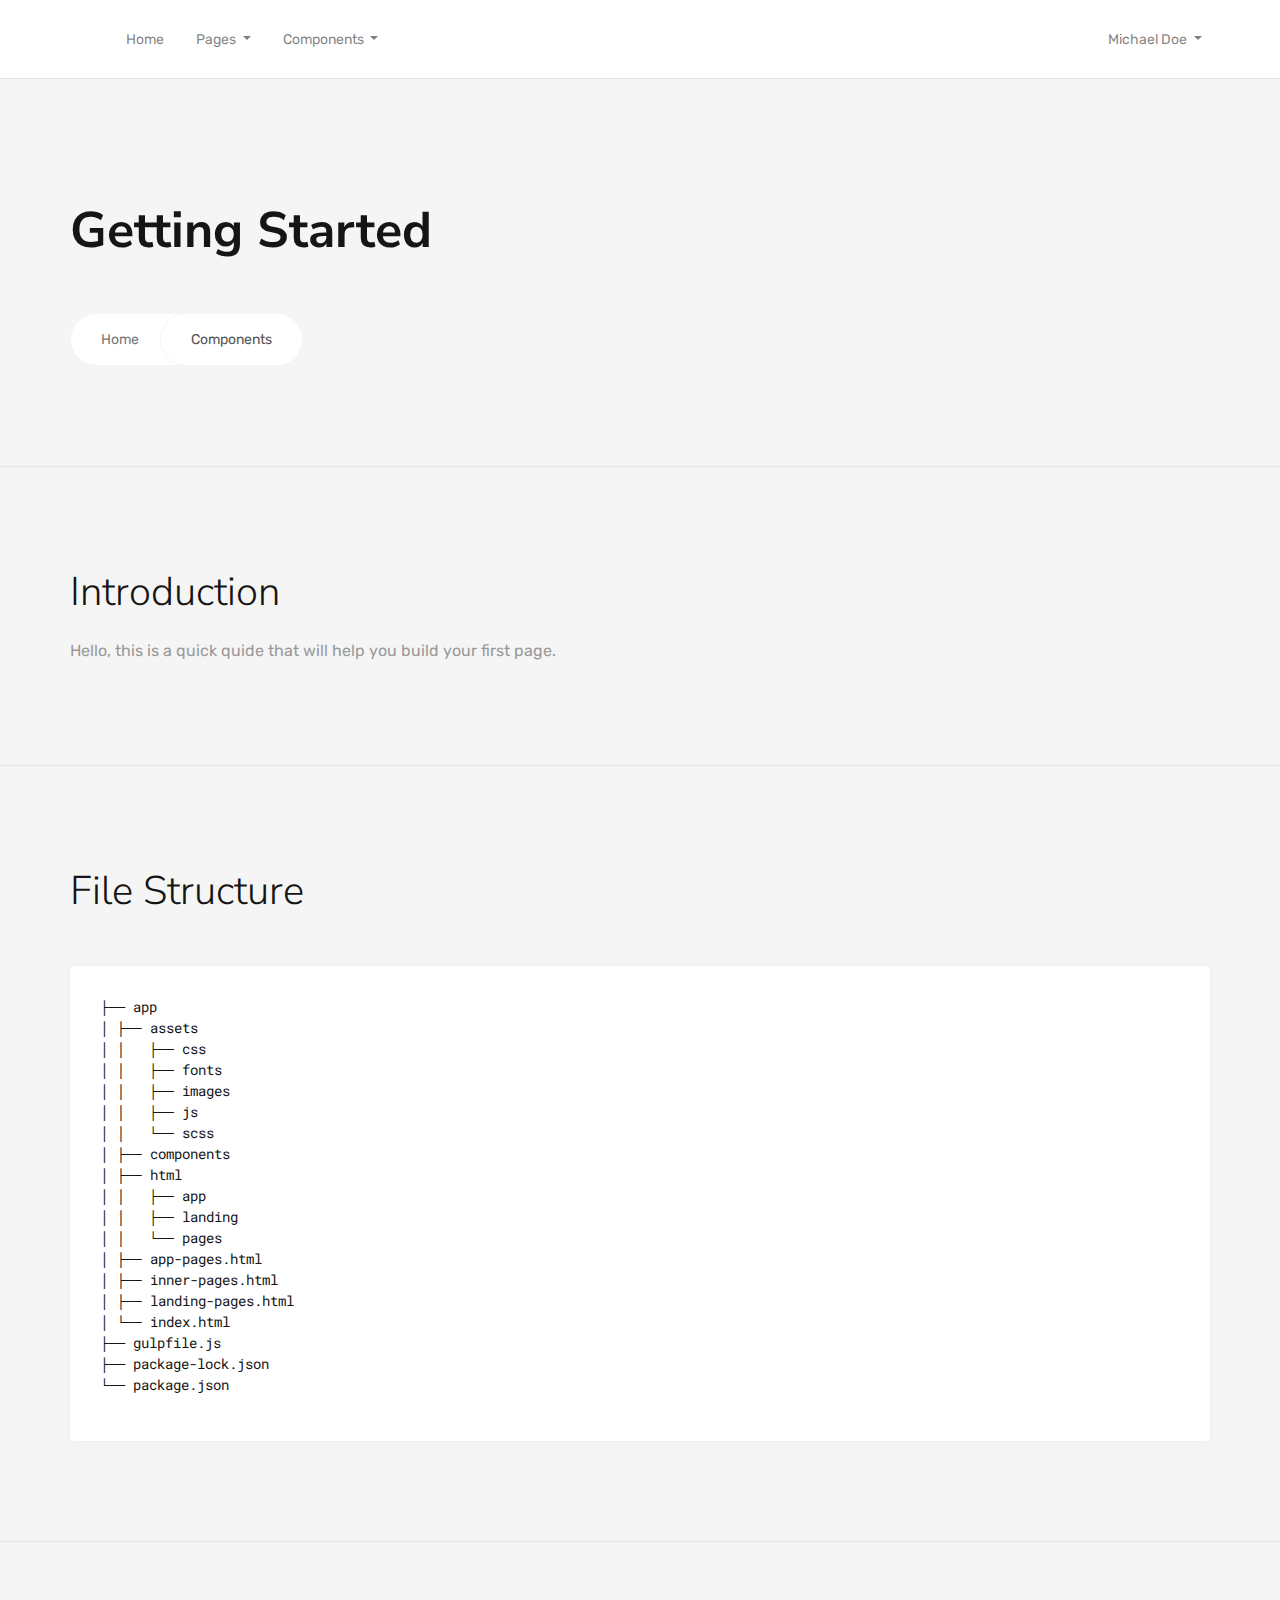
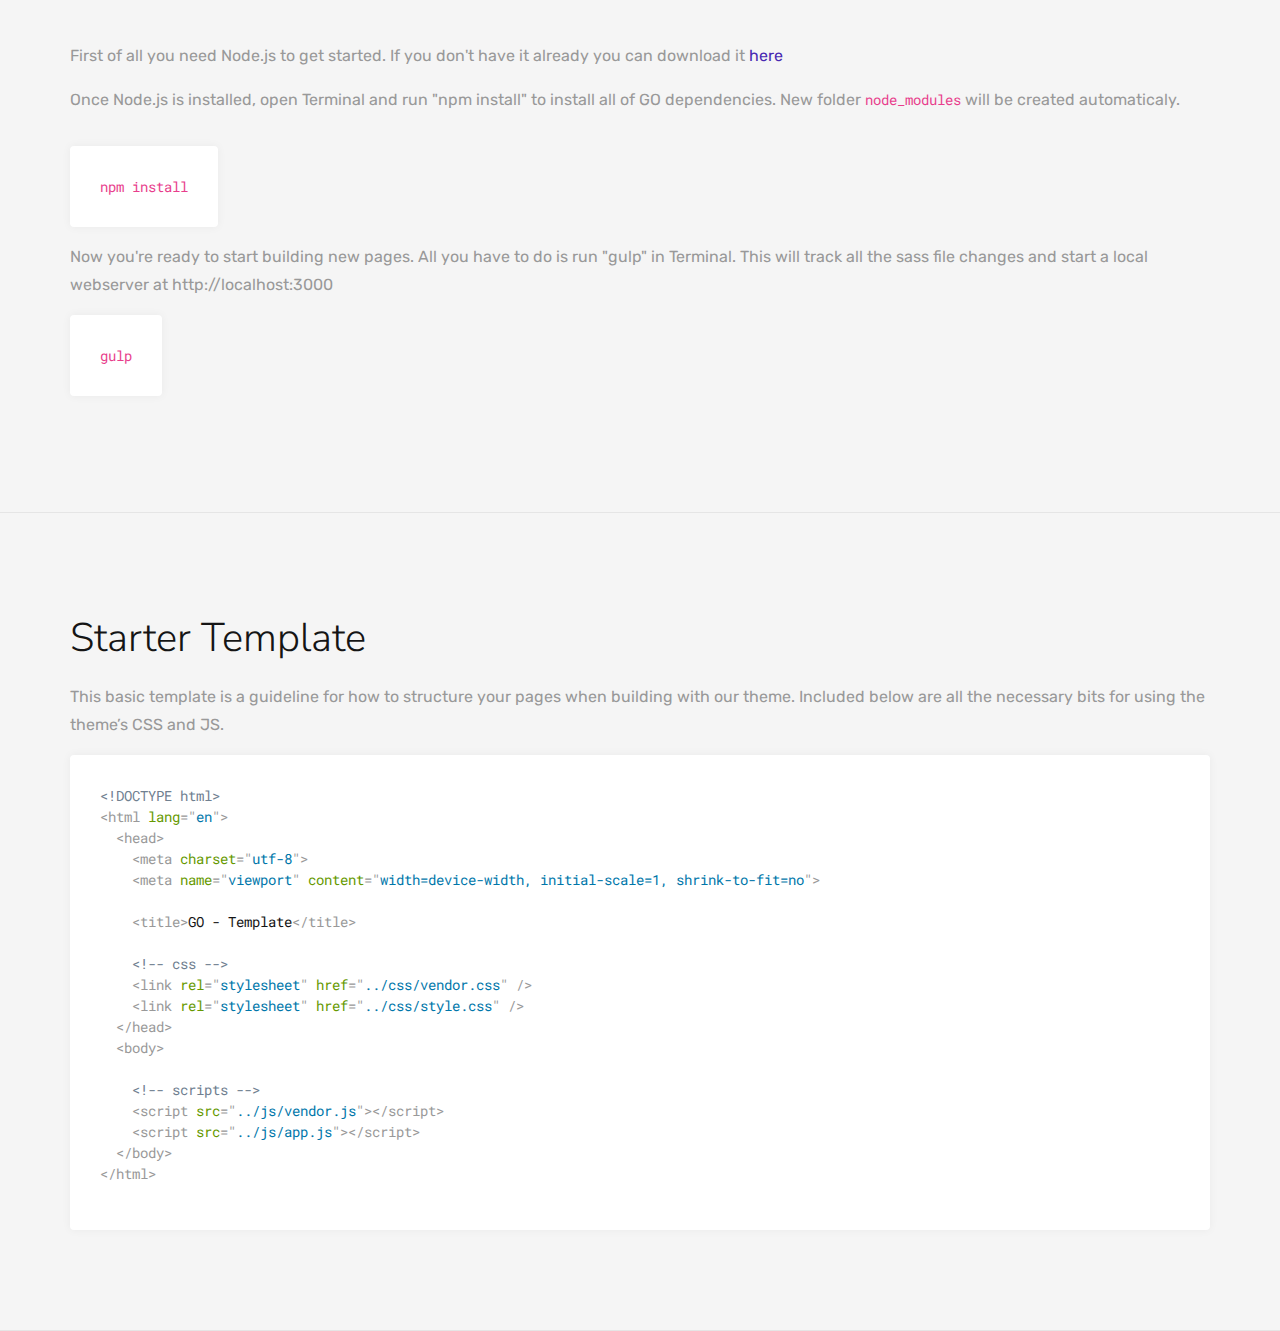
<file: components/index.html>
<!DOCTYPE html>
<html lang="en">
  <head>
    <meta charset="utf-8">
    <meta name="viewport" content="width=device-width, initial-scale=1, shrink-to-fit=no">
    <title>Documentation</title>
    <link rel="stylesheet" href="../assets/css/vendor.css" />
    <link rel="stylesheet" href="../assets/css/style.css" />
  </head>
  <body class="bg-light">


    <!-- header -->
    <header class="header-sticky header-light bg-white">
      <div class="container">
        <nav class="navbar navbar-expand-lg navbar-light">
          <a class="navbar-brand" href="../index.html">
            <img class="navbar-logo navbar-logo-light" src="../assets/images/demo/logo/logo-light.svg" alt="Logo">
            <img class="navbar-logo navbar-logo-dark" src="../assets/images/demo/logo/logo-dark.svg" alt="Logo">
          </a>
          <button class="navbar-toggler" type="button" data-toggle="collapse" data-target="#navbarSupportedContent" aria-controls="navbarSupportedContent" aria-expanded="false" aria-label="Toggle navigation"><span class="burger"><span></span></span></button>

          <div class="collapse navbar-collapse" id="navbarSupportedContent">
            <ul class="navbar-nav align-items-center mr-auto">
              <li class="nav-item">
                <a class="nav-link" href="../index.html" role="button">
                  Home
                </a>
              </li>
              <li class="nav-item dropdown">
                <a class="nav-link dropdown-toggle" href="#" id="navbarDropdown" role="button" data-toggle="dropdown" aria-haspopup="true" aria-expanded="false">
                  Pages
                </a>
                <div class="dropdown-menu" aria-labelledby="navbarDropdown">
                  <a class="dropdown-item" href="../landing-pages.html">
                    <span>Landing Pages</span>
                    <p>Start with one of pre-made templates.</p>
                  </a>
                  <div class="dropdown-divider"></div>
                  <a class="dropdown-item" href="../inner-pages.html">
                    <span>Inner Pages</span>
                    <p>Extend your website with these pages.</p>
                  </a>
                  <div class="dropdown-divider"></div>
                  <a class="dropdown-item" href="../app-pages.html">
                    <span>App Pages</span>
                    <p>Add functionality to your website.</p>
                  </a>
                </div>
              </li>
              <li class="nav-item dropdown dropdown-mega">
                <a class="nav-link dropdown-toggle" href="#" id="navbarDropdown-1" role="button" data-toggle="dropdown" aria-haspopup="true" aria-expanded="false">
                  Components
                </a>
                <div class="dropdown-menu" aria-labelledby="navbarDropdown-1">
                  <div class="row">
                    <div class="col">
                      <ul class="mega-list">
                        <li><a href="index.html" class="highlight">Getting Started</a></li>
                        <li><a href="accordions.html">Accordions</a></li>
                        <li><a href="backgrounds.html">Backgrounds</a></li>
                        <li><a href="blog.html">Blog</a></li>
                        <li><a href="boxes.html">Boxes</a></li>
                        <li><a href="buttons.html">Buttons</a></li>
                        <li><a href="cards.html">Cards</a></li>
                        <li><a href="carousels.html">Carousels</a></li>
                        <li><a href="cta.html">CTA</a></li>
                        <li><a href="features.html">Features</a></li>
                      </ul>
                    </div>
                    <div class="col">
                      <ul class="mega-list">
                        <li><a href="footers.html">Footers</a></li>
                        <li><a href="forms.html">Forms</a></li>
                        <li><a href="gallery.html">Gallery</a></li>
                        <li><a href="lightbox.html">Lightbox</a></li>
                        <li><a href="maps.html">Maps</a></li>
                        <li><a href="masonry.html">Masonry</a></li>
                        <li><a href="modals.html">Modals</a></li>
                        <li><a href="partners.html">Partners</a></li>
                        <li><a href="presentation.html">Presentations</a></li>
                        <li><a href="pricing.html">Pricing</a></li>
                      </ul>
                    </div>
                    <div class="col">
                      <ul class="mega-list">
                        <li><a href="progress.html">Progress</a></li>
                        <li><a href="sliders.html">Sliders</a></li>
                        <li><a href="steps.html">Steps</a></li>
                        <li><a href="tables.html">Tables</a></li>
                        <li><a href="tabs.html">Tabs</a></li>
                        <li><a href="testimonials.html">Testimonials</a></li>
                        <li><a href="typed.html">Typed</a></li>
                        <li><a href="typography.html">Typography</a></li>
                        <li><a href="users.html">Users</a></li>
                        <li><a href="utility.html">Utility</a></li>
                      </ul>
                    </div>
                  </div>
                </div>
              </li>
            </ul>

            <ul class="navbar-nav align-items-center mr-0">
              <li class="nav-item dropdown">
                <a class="nav-link dropdown-toggle" href="#" id="navbarDropdown-2" role="button" data-toggle="dropdown" aria-haspopup="true" aria-expanded="false">
                  Michael Doe
                </a>
                <div class="dropdown-menu" aria-labelledby="navbarDropdown">
                  <a class="dropdown-item" href="../html/app/profile.html">Public Profile</a>
                  <a class="dropdown-item" href="../html/app/connections.html">Connections</a>
                  <a class="dropdown-item" href="../html/app/groups.html">Groups</a>
                  <div class="dropdown-divider"></div>
                  <a class="dropdown-item" href="../html/app/settings.html">Settings</a>
                  <a class="dropdown-item" href="../html/app/payments.html">Payments</a>
                </div>
              </li>
            </ul>
          </div>
        </nav>
      </div>
    </header>
    <!-- header -->


    <section class="hero hero-with-header separator-bottom">
      <div class="container">
        <div class="row">
          <div class="col">
            <h1 class="font-weight-bold">Getting Started</h1>
          </div>
        </div>
        <div class="row">
          <div class="col">
            <nav aria-label="breadcrumb">
              <ol class="breadcrumb breadcrumb-custom">
                <li class="breadcrumb-item"><a href="/">Home</a></li>
                <li class="breadcrumb-item active" aria-current="page">Components</li>
              </ol>
            </nav>
          </div>
        </div>
      </div>    
    </section>


    <!-- introduction -->
    <section class="separator-bottom">
      <div class="container">
        <div class="row">
          <div class="col">
            <h2>Introduction</h2>
            <p>Hello, this is a quick quide that will help you build your first page.</p>
          </div>
        </div>
      </div>
    </section>
    <!-- / introduction -->

    <!-- file structure -->
    <section class="separator-bottom">
      <div class="container">
        <div class="row">
          <div class="col">
            <h2>File Structure</h2>
          </div>
        </div>
        <div class="row">
          <div class="col">
            <div class="boxed p-3">
              <pre><code class="language-plaintext">├── app
│ ├── assets
│ │   ├── css
│ │   ├── fonts
│ │   ├── images
│ │   ├── js
│ │   └── scss
│ ├── components
│ ├── html
│ │   ├── app
│ │   ├── landing
│ │   └── pages
│ ├── app-pages.html
│ ├── inner-pages.html
│ ├── landing-pages.html
│ └── index.html
├── gulpfile.js
├── package-lock.json
└── package.json</code></pre>
            </div>
          </div>
        </div>
      </div>
    </section>
    <!-- / file structure -->





    <!-- quick start -->
    <section class="separator-bottom">
      <div class="container">
        <div class="row">
          <div class="col">
            <p>First of all you need Node.js to get started. If you don't have it already you can download it <a href="https://nodejs.org/en/">here</a></p>
            <p>Once Node.js is installed, open Terminal and run "npm install" to install all of GO dependencies. New folder <code>node_modules</code> will be created automaticaly.</p>
            <code class="boxed p-3">npm install</code>
            <p>Now you're ready to start building new pages. All you have to do is run "gulp" in Terminal. This will track all the sass file changes and start a local webserver at http://localhost:3000</p>
            <code class="boxed p-3">gulp</code>
          </div>
        </div>
        </div>
      </div>
    </section>
    <!-- / quick start -->


    <!-- started template -->
    <section class="separator-bottom">
      <div class="container">
        <div class="row">
          <div class="col">
            <h2>Starter Template</h2>
            <p>This basic template is a guideline for how to structure your pages when building with our theme. Included below are all the necessary bits for using the theme’s CSS and JS.</p>
            <div class="boxed p-3">
              <pre><code class="language-markup">&lt;!DOCTYPE html>
&lt;html lang="en">
  &lt;head>
    &lt;meta charset="utf-8">
    &lt;meta name="viewport" content="width=device-width, initial-scale=1, shrink-to-fit=no">

    &lt;title>GO - Template&lt;/title>

    &lt;!-- css -->
    &lt;link rel="stylesheet" href="../css/vendor.css" />
    &lt;link rel="stylesheet" href="../css/style.css" />
  &lt;/head>
  &lt;body>
    
    &lt;!-- scripts -->
    &lt;script src="../js/vendor.js">&lt;/script>
    &lt;script src="../js/app.js">&lt;/script>
  &lt;/body>
&lt;/html></code></pre>   
            </div>
          </div>
        </div>
      </div>
    </section>
    <!-- / started template -->


    <script src="../assets/js/vendor.js"></script>
    <script src="../assets/js/app.js"></script>
  </body>
</html>
</file>
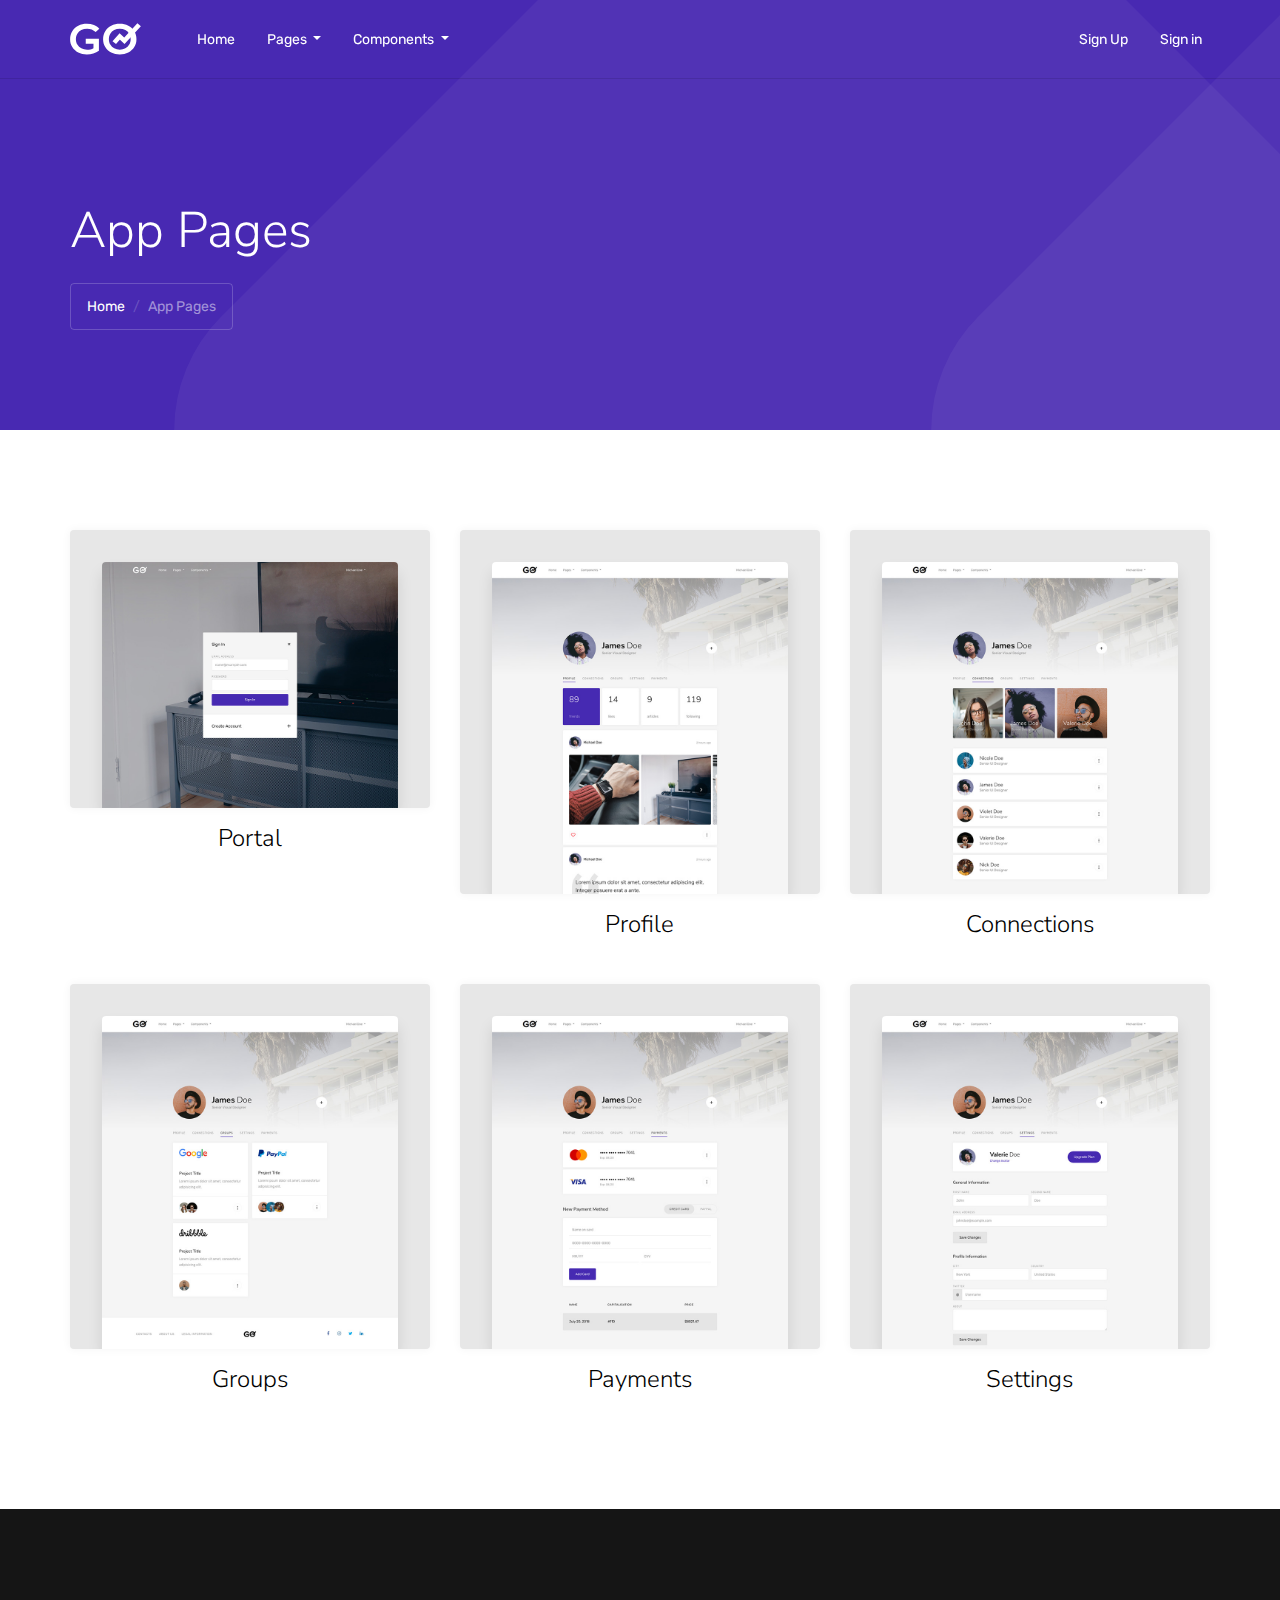
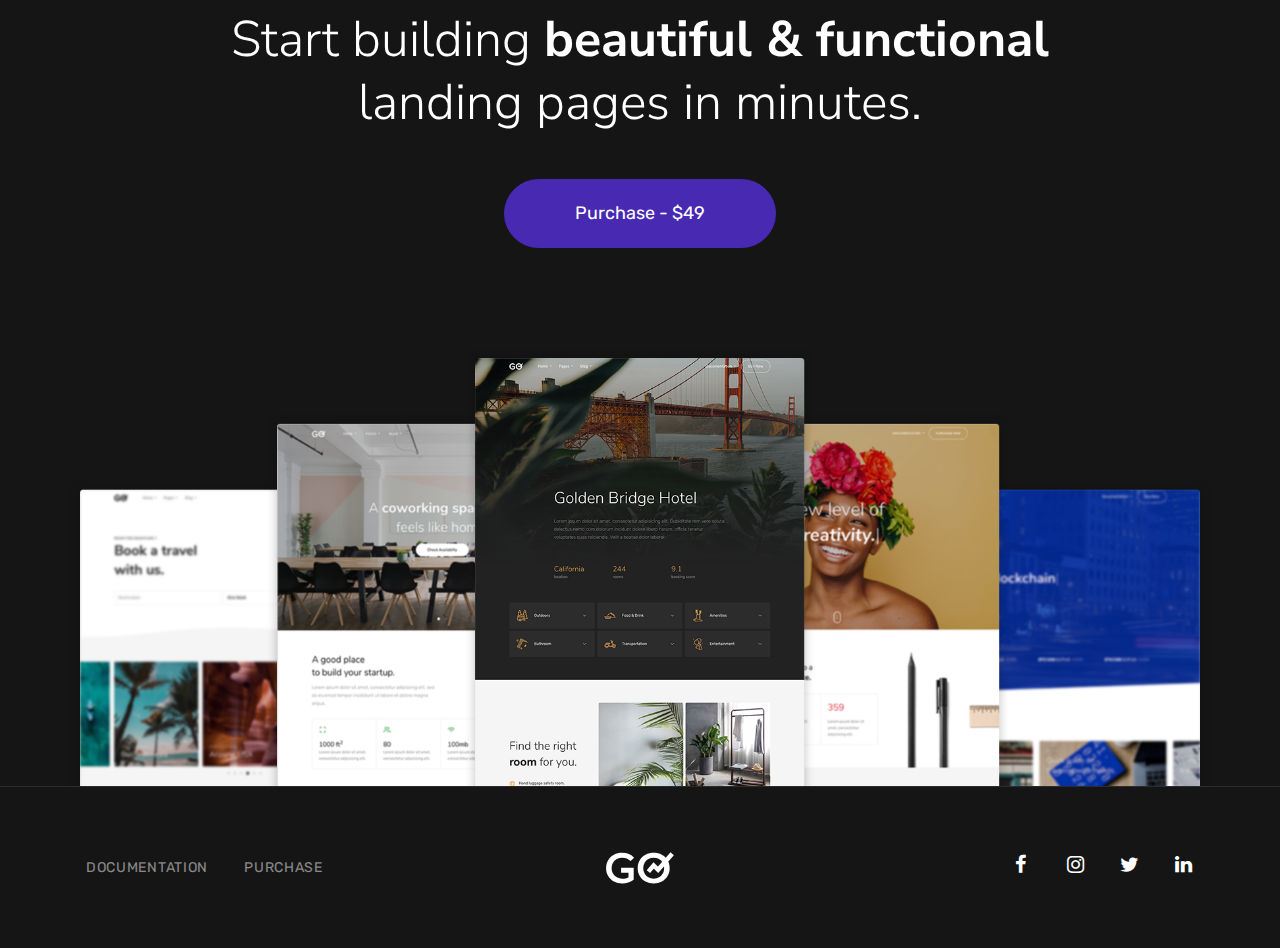
<file: app-pages.html>
<!DOCTYPE html>
<html lang="en">
  <head>
    <meta charset="utf-8">
    <meta name="viewport" content="width=device-width, initial-scale=1, shrink-to-fit=no">
    <title>GO - App Pages</title>
    <link rel="stylesheet" href="assets/css/vendor.css" />
    <link rel="stylesheet" href="assets/css/style.css" />

  </head>
  <body>

    <!-- header -->
    <header class="header-sticky header-dark">
      <div class="container">
        <nav class="navbar navbar-expand-lg navbar-dark">
          <a class="navbar-brand" href="index.html">
            <img class="navbar-logo navbar-logo-light" src="assets/images/demo/logo/logo-light.svg" alt="Logo">
            <img class="navbar-logo navbar-logo-dark" src="assets/images/demo/logo/logo-dark.svg" alt="Logo">
          </a>
          <button class="navbar-toggler" type="button" data-toggle="collapse" data-target="#navbarSupportedContent" aria-controls="navbarSupportedContent" aria-expanded="false" aria-label="Toggle navigation"><span class="burger"><span></span></span></button>

          <div class="collapse navbar-collapse" id="navbarSupportedContent">
            <ul class="navbar-nav align-items-center mr-auto">
              <li class="nav-item">
                <a class="nav-link" href="index.html" role="button">
                  Home
                </a>
              </li>
              <li class="nav-item dropdown">
                <a class="nav-link dropdown-toggle" href="#" id="navbarDropdown" role="button" data-toggle="dropdown" aria-haspopup="true" aria-expanded="false">
                  Pages
                </a>
                <div class="dropdown-menu" aria-labelledby="navbarDropdown">
                  <a class="dropdown-item" href="landing-pages.html">
                    <span>Landing Pages</span>
                    <p>Start with one of pre-made templates.</p>
                  </a>
                  <div class="dropdown-divider"></div>
                  <a class="dropdown-item" href="inner-pages.html">
                    <span>Inner Pages</span>
                    <p>Extend your website with these pages.</p>
                  </a>
                  <div class="dropdown-divider"></div>
                  <a class="dropdown-item" href="app-pages.html">
                    <span>App Pages</span>
                    <p>Add functionality to your website.</p>
                  </a>
                </div>
              </li>
              <li class="nav-item dropdown dropdown-mega">
                <a class="nav-link dropdown-toggle" href="#" id="navbarDropdown-1" role="button" data-toggle="dropdown" aria-haspopup="true" aria-expanded="false">
                  Components
                </a>
                <div class="dropdown-menu" aria-labelledby="navbarDropdown-1">
                  <div class="row">
                    <div class="col">
                      <ul class="mega-list">
                        <li><a href="components/index.html" class="highlight">Getting Started</a></li>
                        <li><a href="components/accordions.html">Accordions</a></li>
                        <li><a href="components/backgrounds.html">Backgrounds</a></li>
                        <li><a href="components/blog.html">Blog</a></li>
                        <li><a href="components/boxes.html">Boxes</a></li>
                        <li><a href="components/buttons.html">Buttons</a></li>
                        <li><a href="components/cards.html">Cards</a></li>
                        <li><a href="components/carousels.html">Carousels</a></li>
                        <li><a href="components/cta.html">CTA</a></li>
                        <li><a href="components/features.html">Features</a></li>
                      </ul>
                    </div>
                    <div class="col">
                      <ul class="mega-list">
                        <li><a href="components/footers.html">Footers</a></li>
                        <li><a href="components/forms.html">Forms</a></li>
                        <li><a href="components/gallery.html">Gallery</a></li>
                        <li><a href="components/lightbox.html">Lightbox</a></li>
                        <li><a href="components/maps.html">Maps</a></li>
                        <li><a href="components/masonry.html">Masonry</a></li>
                        <li><a href="components/modals.html">Modals</a></li>
                        <li><a href="components/partners.html">Partners</a></li>
                        <li><a href="components/presentation.html">Presentations</a></li>
                        <li><a href="components/pricing.html">Pricing</a></li>
                      </ul>
                    </div>
                    <div class="col">
                      <ul class="mega-list">
                        <li><a href="components/progress.html">Progress</a></li>
                        <li><a href="components/sliders.html">Sliders</a></li>
                        <li><a href="components/steps.html">Steps</a></li>
                        <li><a href="components/tables.html">Tables</a></li>
                        <li><a href="components/tabs.html">Tabs</a></li>
                        <li><a href="components/testimonials.html">Testimonials</a></li>
                        <li><a href="components/typed.html">Typed</a></li>
                        <li><a href="components/typography.html">Typography</a></li>
                        <li><a href="components/users.html">Users</a></li>
                        <li><a href="components/utility.html">Utility</a></li>
                      </ul>
                    </div>
                  </div>
                </div>
              </li>
            </ul>

            <ul class="navbar-nav align-items-center mr-0">
              <li class="nav-item dropdown">
                <a class="nav-link" href="#">Sign Up</a>
              </li>
              <li class="nav-item dropdown">
                <a class="nav-link" href="#">Sign in</a>
              </li>
            </ul>
          </div>
        </nav>
      </div>
    </header>
    <!-- header -->



    <!-- cover -->
    <section class="bg-primary text-white pattern"
        data-top-top="transform: translateY(0px);" 
        data-top-bottom="transform: translateY(250px);">
      <div class="container pt-10">
        <div class="row mb-2">
          <div class="col-md-8 col-lg-6">
            <h1>App Pages</h1>
          </div>
        </div>
        <div class="row">
          <div class="col">
            <nav aria-label="breadcrumb">
              <ol class="breadcrumb">
                <li class="breadcrumb-item"><a href="/">Home</a></li>
                <li class="breadcrumb-item active" aria-current="page">App Pages</li>
              </ol>
            </nav>
          </div>
        </div>
      </div>
    </section>
    <!-- / cover -->

    
    <section class="bg-white">
      <div class="container">
        <div class="row gutter-1 gutter-md-3 demo-preview">
          <div class="col-6 col-lg-4">
            <article class="card card-minimal">
              <a href="html/app/portal.html"  class="card-img-container">
                <img class="card-img" src="assets/images/demo/demos/portal.jpg" alt="Portal">
              </a>
              <div class="card-body">
                <h5 class="card-title text-center"><a href="html/app/portal.html">Portal</a></h5>
              </div>
            </article>
          </div>
          <div class="col-6 col-lg-4">
            <article class="card card-minimal">
              <a href="html/app/profile.html"  class="card-img-container">
                <img class="card-img" src="assets/images/demo/demos/profile.jpg" alt="Profile">
              </a>
              <div class="card-body">
                <h5 class="card-title text-center"><a href="html/app/profile.html">Profile</a></h5>
              </div>
            </article>
          </div>
          <div class="col-6 col-lg-4">
            <article class="card card-minimal">
              <a href="html/app/connections.html"  class="card-img-container">
                <img class="card-img" src="assets/images/demo/demos/connections.jpg" alt="Connections">
              </a>
              <div class="card-body">
                <h5 class="card-title text-center"><a href="html/app/connections.html" >Connections</a></h5>
              </div>
            </article>
          </div>
          <div class="col-6 col-lg-4">
            <article class="card card-minimal">
              <a href="html/app/groups.html"  class="card-img-container">
                <img class="card-img" src="assets/images/demo/demos/groups.jpg" alt="Groups">
              </a>
              <div class="card-body">
                <h5 class="card-title text-center"><a href="html/app/groups.html">Groups</a></h5>
              </div>
            </article>
          </div>
          <div class="col-6 col-lg-4">
            <article class="card card-minimal">
              <a href="html/app/payments.html"  class="card-img-container">
                <img class="card-img" src="assets/images/demo/demos/payments.jpg" alt="Payments">
              </a>
              <div class="card-body">
                <h5 class="card-title text-center"><a href="html/app/payments.html">Payments</a></h5>
              </div>
            </article>
          </div>
          <div class="col-6 col-lg-4">
            <article class="card card-minimal">
              <a href="html/app/settings.html"  class="card-img-container">
                <img class="card-img" src="assets/images/demo/demos/settings.jpg" alt="Settings">
              </a>
              <div class="card-body">
                <h5 class="card-title text-center"><a href="html/app/settings.html">Settings</a></h5>
              </div>
            </article>
          </div>
        </div>
      </div>
    </section>



    <!-- cta -->
    <section class="pb-0 separator-bottom bg-dark text-white">
      <div class="container">
        <div class="row justify-content-center">
          <div class="col-md-10 text-center">
            <h1>Start building <b>beautiful & functional</b> landing pages in minutes.</h1>
            <a href="https://themes.getbootstrap.com/product/go-multipurpose-landing-page-template/" class="btn btn-lg btn-purple btn-rounded mt-2 py-2 px-7">Purchase - $49</a>
          </div>
          <div class="col-12 mt-10">
            <img src="assets/images/demo/demos/demo-pages.png" alt="Demo Pages Preview">
          </div>
        </div>
      </div>
    </section>
    <!-- / cta -->


    <!-- footer -->
    <footer class="bg-dark text-white">
      <div class="container py-5">
        <div class="row justify-content-between align-items-center">
          <div class="col-md-5 text-center text-md-left">
            <ul class="nav">
              <li class="nav-item">
                <a class="nav-link" href="components/index.html">Documentation</a>
              </li>
              <li class="nav-item">
                <a class="nav-link" href="https://themes.getbootstrap.com/product/go-multipurpose-landing-page-template/">Purchase</a>
              </li>
            </ul>
          </div>
          <div class="col-md-2 text-center">
            <img class="logo-sm" src="assets/images/demo/logo/logo-light.svg" alt="Logo">
          </div>
          <div class="col-md-5 text-center text-md-right">
            <ul class="socials">
              <li><a href="" class="icon-facebook fs-20"></a></li>
              <li><a href="" class="icon-instagram fs-20"></a></li>
              <li><a href="" class="icon-twitter fs-20"></a></li>
              <li><a href="" class="icon-linkedin fs-20"></a></li>
            </ul>
          </div>
        </div>
      </div>
    </footer>
    <!-- / footer -->


    <script src="assets/js/vendor.js"></script>
    <script src="assets/js/app.js"></script>
  </body>
</html>
</file>
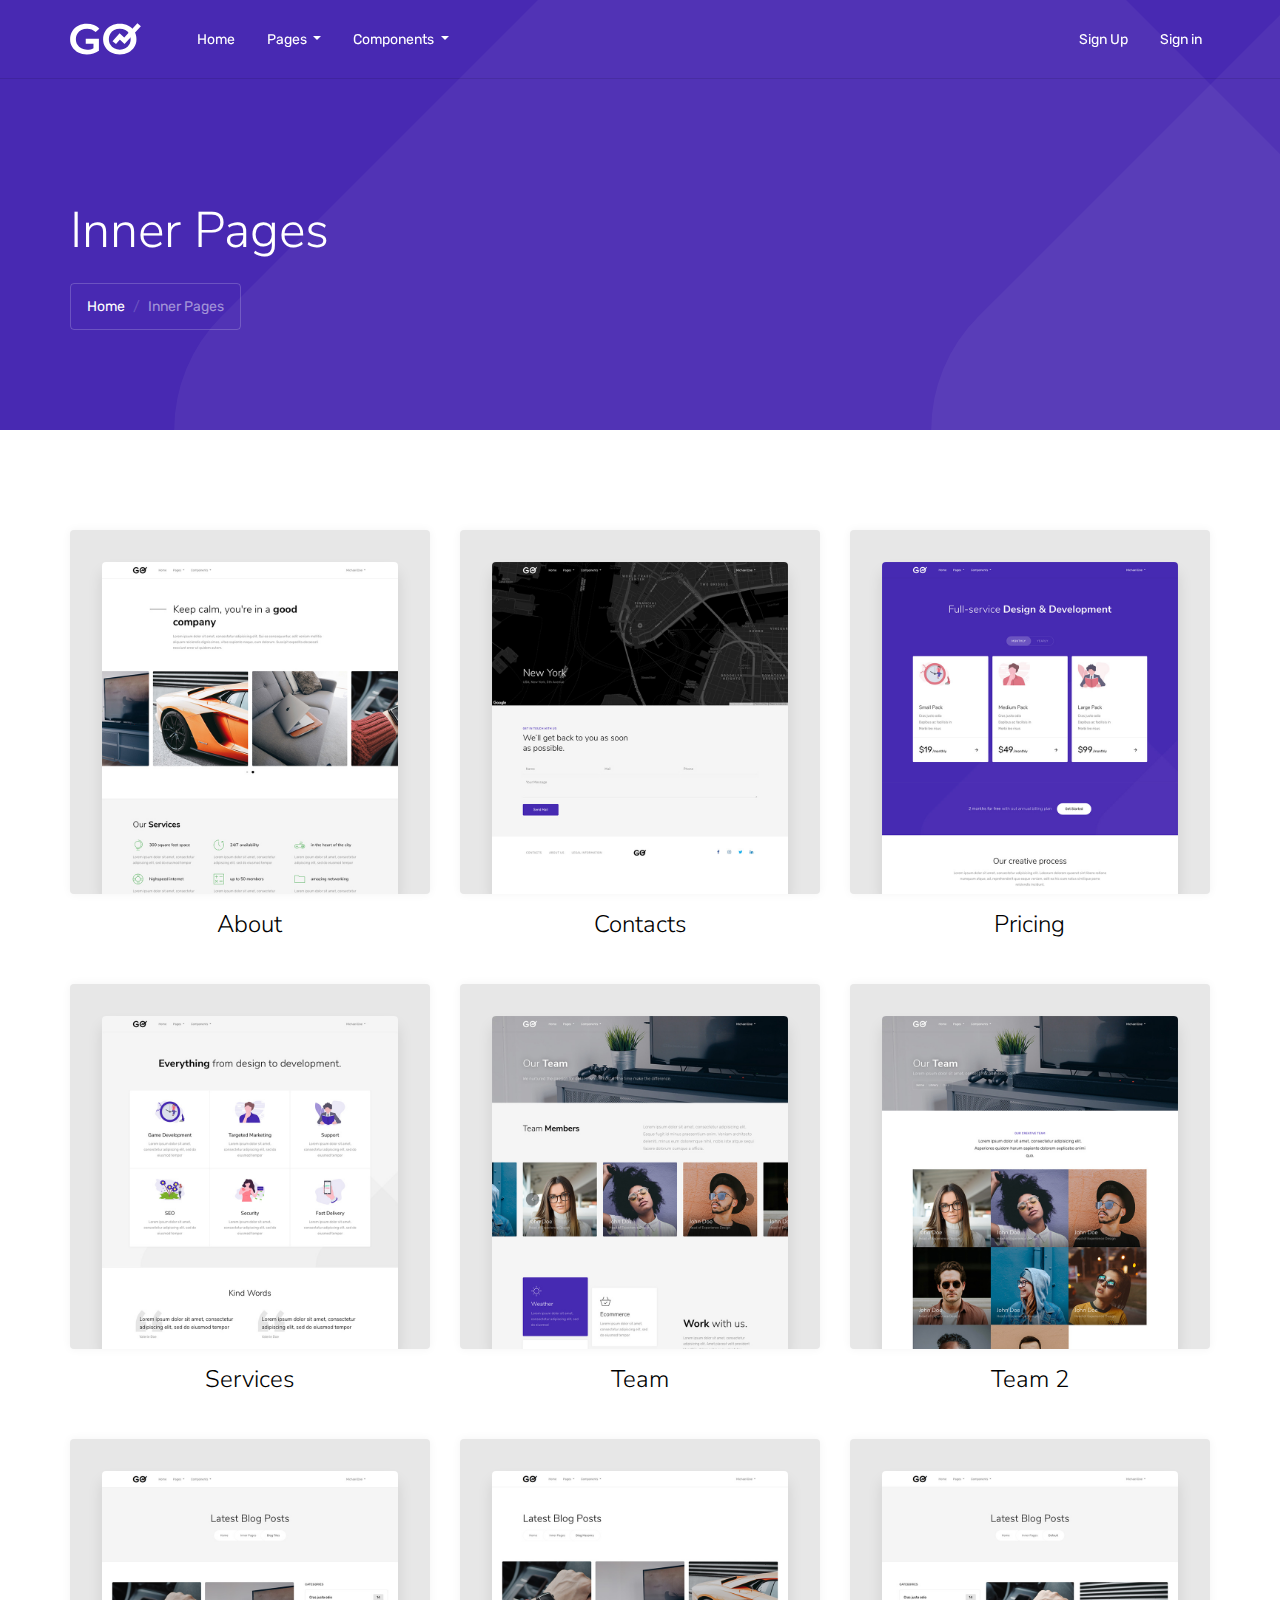
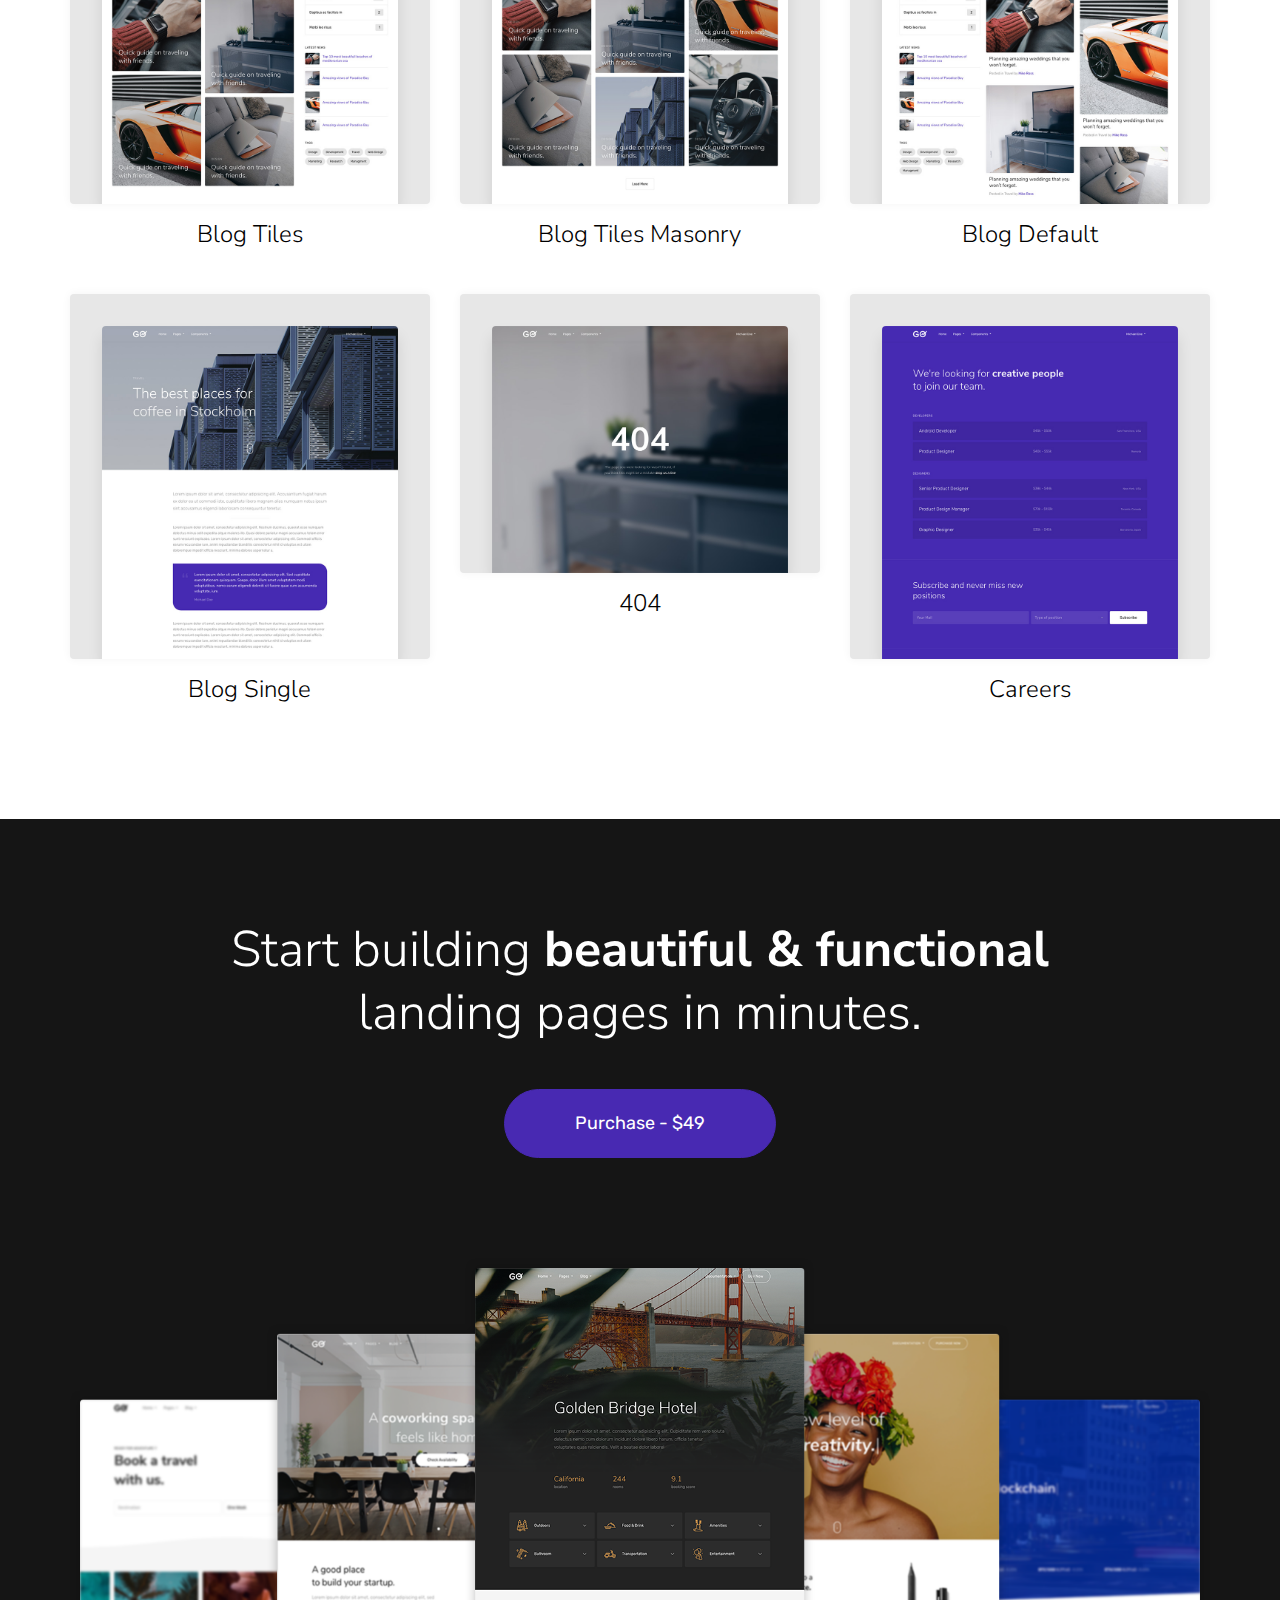
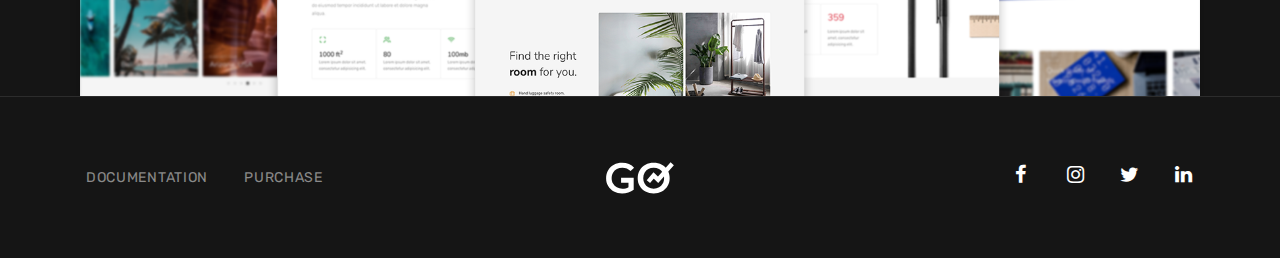
<file: inner-pages.html>
<!DOCTYPE html>
<html lang="en">
  <head>
    <meta charset="utf-8">
    <meta name="viewport" content="width=device-width, initial-scale=1, shrink-to-fit=no">
    <title>GO - Inner Pages</title>
    <link rel="stylesheet" href="assets/css/vendor.css" />
    <link rel="stylesheet" href="assets/css/style.css" />

  </head>
  <body class="bg-light">

    <!-- header -->
    <header class="header-sticky header-dark">
      <div class="container">
        <nav class="navbar navbar-expand-lg navbar-dark">
          <a class="navbar-brand" href="index.html">
            <img class="navbar-logo navbar-logo-light" src="assets/images/demo/logo/logo-light.svg" alt="Logo">
            <img class="navbar-logo navbar-logo-dark" src="assets/images/demo/logo/logo-dark.svg" alt="Logo">
          </a>
          <button class="navbar-toggler" type="button" data-toggle="collapse" data-target="#navbarSupportedContent" aria-controls="navbarSupportedContent" aria-expanded="false" aria-label="Toggle navigation"><span class="burger"><span></span></span></button>

          <div class="collapse navbar-collapse" id="navbarSupportedContent">
            <ul class="navbar-nav align-items-center mr-auto">
              <li class="nav-item">
                <a class="nav-link" href="index.html" role="button">
                  Home
                </a>
              </li>
              <li class="nav-item dropdown">
                <a class="nav-link dropdown-toggle" href="#" id="navbarDropdown" role="button" data-toggle="dropdown" aria-haspopup="true" aria-expanded="false">
                  Pages
                </a>
                <div class="dropdown-menu" aria-labelledby="navbarDropdown">
                  <a class="dropdown-item" href="landing-pages.html">
                    <span>Landing Pages</span>
                    <p>Start with one of pre-made templates.</p>
                  </a>
                  <div class="dropdown-divider"></div>
                  <a class="dropdown-item" href="inner-pages.html">
                    <span>Inner Pages</span>
                    <p>Extend your website with these pages.</p>
                  </a>
                  <div class="dropdown-divider"></div>
                  <a class="dropdown-item" href="app-pages.html">
                    <span>App Pages</span>
                    <p>Add functionality to your website.</p>
                  </a>
                </div>
              </li>
              <li class="nav-item dropdown dropdown-mega">
                <a class="nav-link dropdown-toggle" href="#" id="navbarDropdown-1" role="button" data-toggle="dropdown" aria-haspopup="true" aria-expanded="false">
                  Components
                </a>
                <div class="dropdown-menu" aria-labelledby="navbarDropdown-1">
                  <div class="row">
                    <div class="col">
                      <ul class="mega-list">
                        <li><a href="components/index.html" class="highlight">Getting Started</a></li>
                        <li><a href="components/accordions.html">Accordions</a></li>
                        <li><a href="components/backgrounds.html">Backgrounds</a></li>
                        <li><a href="components/blog.html">Blog</a></li>
                        <li><a href="components/boxes.html">Boxes</a></li>
                        <li><a href="components/buttons.html">Buttons</a></li>
                        <li><a href="components/cards.html">Cards</a></li>
                        <li><a href="components/carousels.html">Carousels</a></li>
                        <li><a href="components/cta.html">CTA</a></li>
                        <li><a href="components/features.html">Features</a></li>
                      </ul>
                    </div>
                    <div class="col">
                      <ul class="mega-list">
                        <li><a href="components/footers.html">Footers</a></li>
                        <li><a href="components/forms.html">Forms</a></li>
                        <li><a href="components/gallery.html">Gallery</a></li>
                        <li><a href="components/lightbox.html">Lightbox</a></li>
                        <li><a href="components/maps.html">Maps</a></li>
                        <li><a href="components/masonry.html">Masonry</a></li>
                        <li><a href="components/modals.html">Modals</a></li>
                        <li><a href="components/partners.html">Partners</a></li>
                        <li><a href="components/presentation.html">Presentations</a></li>
                        <li><a href="components/pricing.html">Pricing</a></li>
                      </ul>
                    </div>
                    <div class="col">
                      <ul class="mega-list">
                        <li><a href="components/progress.html">Progress</a></li>
                        <li><a href="components/sliders.html">Sliders</a></li>
                        <li><a href="components/steps.html">Steps</a></li>
                        <li><a href="components/tables.html">Tables</a></li>
                        <li><a href="components/tabs.html">Tabs</a></li>
                        <li><a href="components/testimonials.html">Testimonials</a></li>
                        <li><a href="components/typed.html">Typed</a></li>
                        <li><a href="components/typography.html">Typography</a></li>
                        <li><a href="components/users.html">Users</a></li>
                        <li><a href="components/utility.html">Utility</a></li>
                      </ul>
                    </div>
                  </div>
                </div>
              </li>
            </ul>

            <ul class="navbar-nav align-items-center mr-0">
              <li class="nav-item dropdown">
                <a class="nav-link" href="#">Sign Up</a>
              </li>
              <li class="nav-item dropdown">
                <a class="nav-link" href="#">Sign in</a>
              </li>
            </ul>
          </div>
        </nav>
      </div>
    </header>
    <!-- header -->



    <!-- cover -->
    <section class="bg-purple text-white pattern"
        data-top-top="transform: translateY(0px);" 
        data-top-bottom="transform: translateY(250px);">
      <div class="container pt-10">
        <div class="row mb-2">
          <div class="col-md-8 col-lg-6">
            <h1>Inner Pages</h1>
          </div>
        </div>
        <div class="row">
          <div class="col">
            <nav aria-label="breadcrumb">
              <ol class="breadcrumb">
                <li class="breadcrumb-item"><a href="/">Home</a></li>
                <li class="breadcrumb-item active" aria-current="page">Inner Pages</li>
              </ol>
            </nav>
          </div>
        </div>
      </div>
    </section>
    <!-- / cover -->

    
    <section class="bg-white">
      <div class="container">
        <div class="row gutter-1 gutter-md-3 demo-preview">
          <div class="col-6 col-lg-4">
            <article class="card card-minimal">
              <a href="html/pages/about.html"  class="card-img-container">
                <img class="card-img" src="assets/images/demo/demos/about.jpg" alt="About">
              </a>
              <div class="card-body">
                <h5 class="card-title text-center"><a href="html/pages/about.html">About</a></h5>
              </div>
            </article>
          </div>
          <div class="col-6 col-lg-4">
            <article class="card card-minimal">
              <a href="html/pages/contacts.html"  class="card-img-container">
                <img class="card-img" src="assets/images/demo/demos/contacts.jpg" alt="Contacts">
              </a>
              <div class="card-body">
                <h5 class="card-title text-center"><a href="html/pages/contacts.html">Contacts</a></h5>
              </div>
            </article>
          </div>
          <div class="col-6 col-lg-4">
            <article class="card card-minimal">
              <a href="html/pages/pricing.html"  class="card-img-container">
                <img class="card-img" src="assets/images/demo/demos/pricing.jpg" alt="Pricing">
              </a>
              <div class="card-body">
                <h5 class="card-title text-center"><a href="html/pages/pricing.html">Pricing</a></h5>
              </div>
            </article>
          </div>
          <div class="col-6 col-lg-4">
            <article class="card card-minimal">
              <a href="html/pages/services.html"  class="card-img-container">
                <img class="card-img" src="assets/images/demo/demos/services.jpg" alt="Services">
              </a>
              <div class="card-body">
                <h5 class="card-title text-center"><a href="html/pages/services.html" >Services</a></h5>
              </div>
            </article>
          </div>
          <div class="col-6 col-lg-4">
            <article class="card card-minimal">
              <a href="html/pages/team.html"  class="card-img-container">
                <img class="card-img" src="assets/images/demo/demos/team.jpg" alt="Team">
              </a>
              <div class="card-body">
                <h5 class="card-title text-center"><a href="html/pages/team.html" >Team</a></h5>
              </div>
            </article>
          </div>
          <div class="col-6 col-lg-4">
            <article class="card card-minimal">
              <a href="html/pages/team-2.html"  class="card-img-container">
                <img class="card-img" src="assets/images/demo/demos/team-2.jpg" alt="Team">
              </a>
              <div class="card-body">
                <h5 class="card-title text-center"><a href="html/pages/team-2.html" >Team 2</a></h5>
              </div>
            </article>
          </div>
          <div class="col-6 col-lg-4">
            <article class="card card-minimal">
              <a href="html/pages/blog-tiles.html"  class="card-img-container">
                <img class="card-img" src="assets/images/demo/demos/blog-tiles.jpg" alt="Blog Tiles">
              </a>
              <div class="card-body">
                <h5 class="card-title text-center"><a href="html/pages/blog-tiles.html" >Blog Tiles</a></h5>
              </div>
            </article>
          </div>
          <div class="col-6 col-lg-4">
            <article class="card card-minimal">
              <a href="html/pages/blog-tiles-masonry.html"  class="card-img-container">
                <img class="card-img" src="assets/images/demo/demos/blog-tiles-masonry.jpg" alt="Blog Tiles Masonry">
              </a>
              <div class="card-body">
                <h5 class="card-title text-center"><a href="html/pages/blog-tiles-masonry.html" >Blog Tiles Masonry</a></h5>
              </div>
            </article>
          </div>
          <div class="col-6 col-lg-4">
            <article class="card card-minimal">
              <a href="html/pages/blog-default.html"  class="card-img-container">
                <img class="card-img" src="assets/images/demo/demos/blog-default.jpg" alt="Blog Default">
              </a>
              <div class="card-body">
                <h5 class="card-title text-center"><a href="html/pages/blog-default.html">Blog Default</a></h5>
              </div>
            </article>
          </div>
          <div class="col-6 col-lg-4">
            <article class="card card-minimal">
              <a href="html/pages/blog-single.html"  class="card-img-container">
                <img class="card-img" src="assets/images/demo/demos/blog-single.jpg" alt="Blog Single">
              </a>
              <div class="card-body">
                <h5 class="card-title text-center"><a href="html/pages/blog-single.html">Blog Single</a></h5>
              </div>
            </article>
          </div>
          <div class="col-6 col-lg-4">
            <article class="card card-minimal">
              <a href="html/pages/404.html"  class="card-img-container">
                <img class="card-img" src="assets/images/demo/demos/404.jpg" alt="404">
              </a>
              <div class="card-body">
                <h5 class="card-title text-center"><a href="html/pages/404.html">404</a></h5>
              </div>
            </article>
          </div>
          <div class="col-6 col-lg-4">
            <article class="card card-minimal">
              <a href="html/pages/careers.html"  class="card-img-container">
                <img class="card-img" src="assets/images/demo/demos/careers.jpg" alt="Careers">
              </a>
              <div class="card-body">
                <h5 class="card-title text-center"><a href="html/pages/careers.html">Careers</a></h5>
              </div>
            </article>
          </div>
        </div>
      </div>
    </section>



    <!-- cta -->
    <section class="pb-0 bg-dark text-white separator-bottom">
      <div class="container">
        <div class="row justify-content-center">
          <div class="col-md-10 text-center">
            <h1>Start building <b>beautiful & functional</b> landing pages in minutes.</h1>
            <a href="https://themes.getbootstrap.com/product/go-multipurpose-landing-page-template/" class="btn btn-lg btn-purple btn-rounded mt-2 py-2 px-7">Purchase - $49</a>
          </div>
          <div class="col-12 mt-10">
            <img src="assets/images/demo/demos/demo-pages.png" alt="Demo Pages Preview">
          </div>
        </div>
      </div>
    </section>
    <!-- / cta -->


    <!-- footer -->
    <footer class="bg-dark text-white">
      <div class="container py-5">
        <div class="row justify-content-between align-items-center">
          <div class="col-md-5 text-center text-md-left">
            <ul class="nav">
              <li class="nav-item">
                <a class="nav-link" href="components/index.html">Documentation</a>
              </li>
              <li class="nav-item">
                <a class="nav-link" href="https://themes.getbootstrap.com/product/go-multipurpose-landing-page-template/">Purchase</a>
              </li>
            </ul>
          </div>
          <div class="col-md-2 text-center">
            <img class="logo-sm" src="assets/images/demo/logo/logo-light.svg" alt="Logo">
          </div>
          <div class="col-md-5 text-center text-md-right">
            <ul class="socials">
              <li><a href="" class="icon-facebook fs-20"></a></li>
              <li><a href="" class="icon-instagram fs-20"></a></li>
              <li><a href="" class="icon-twitter fs-20"></a></li>
              <li><a href="" class="icon-linkedin fs-20"></a></li>
            </ul>
          </div>
        </div>
      </div>
    </footer>
    <!-- / footer -->


    <script src="assets/js/vendor.js"></script>
    <script src="assets/js/app.js"></script>
  </body>
</html>
</file>
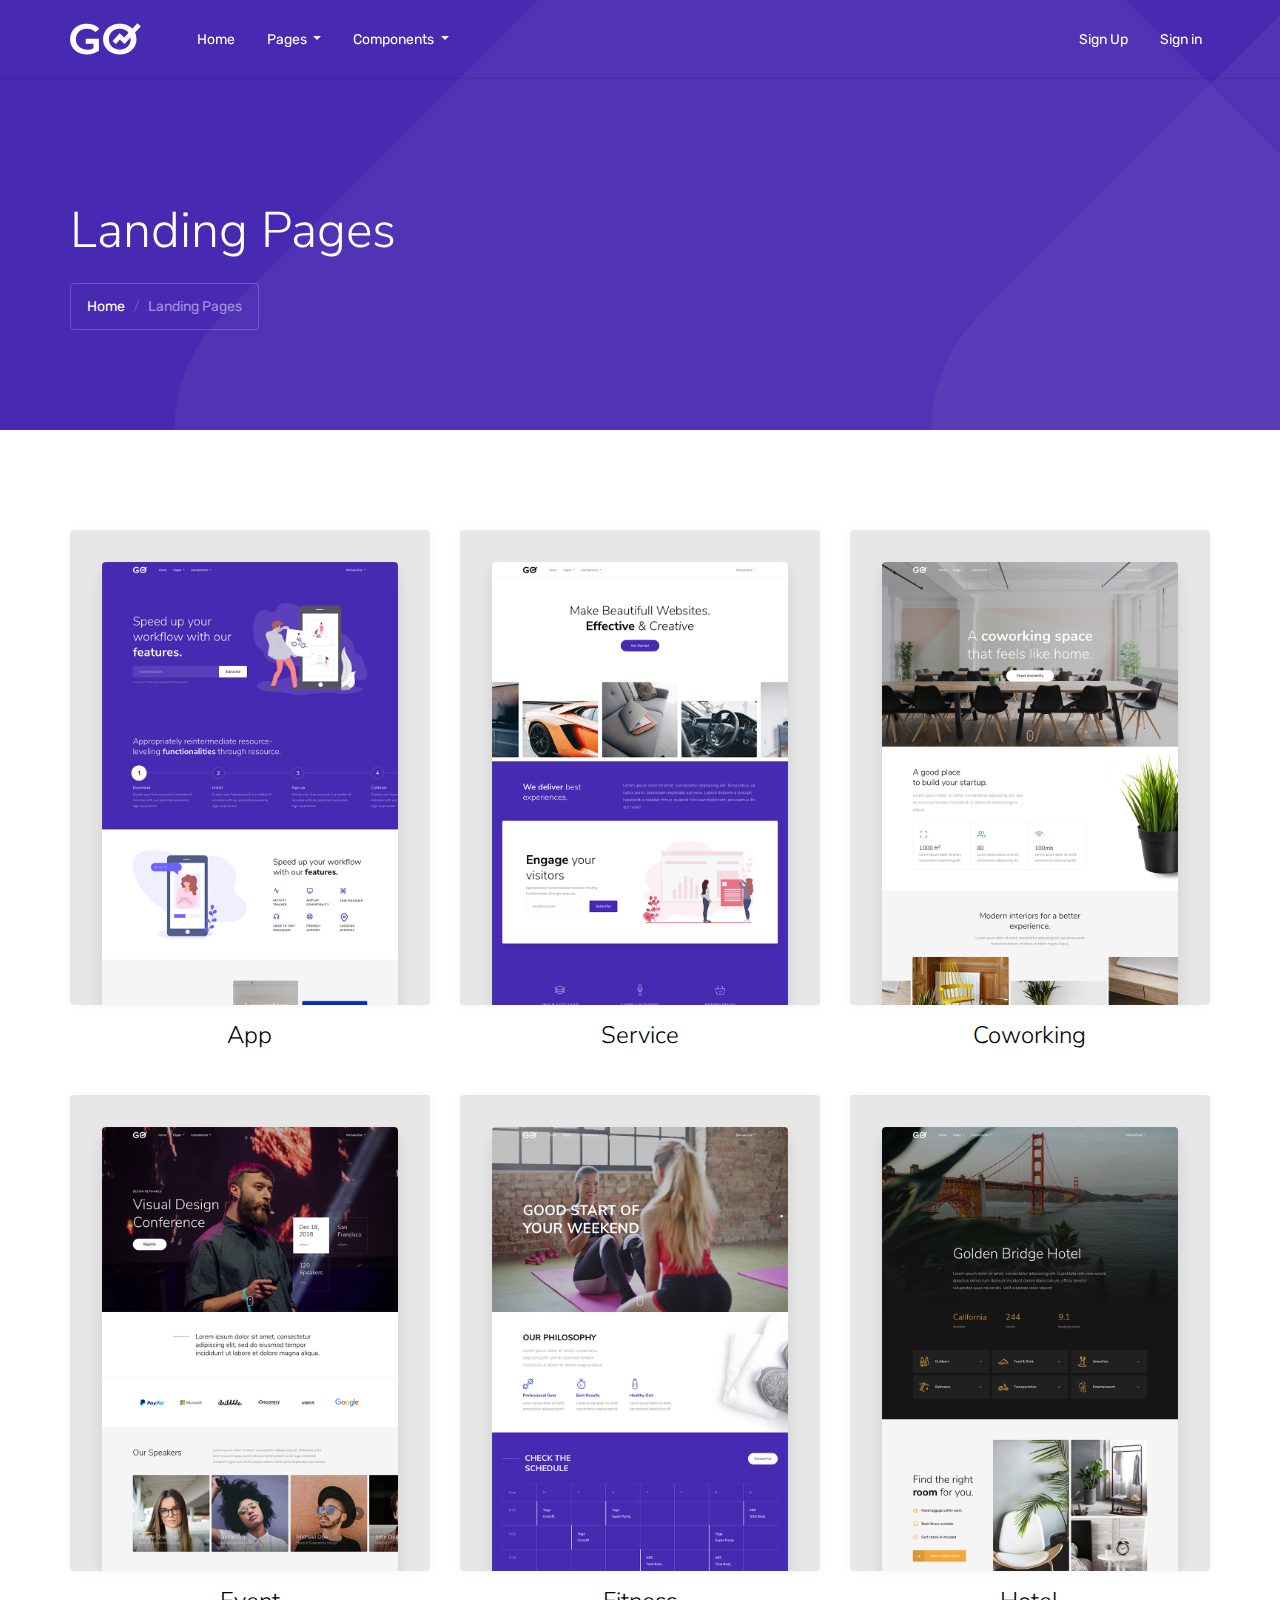
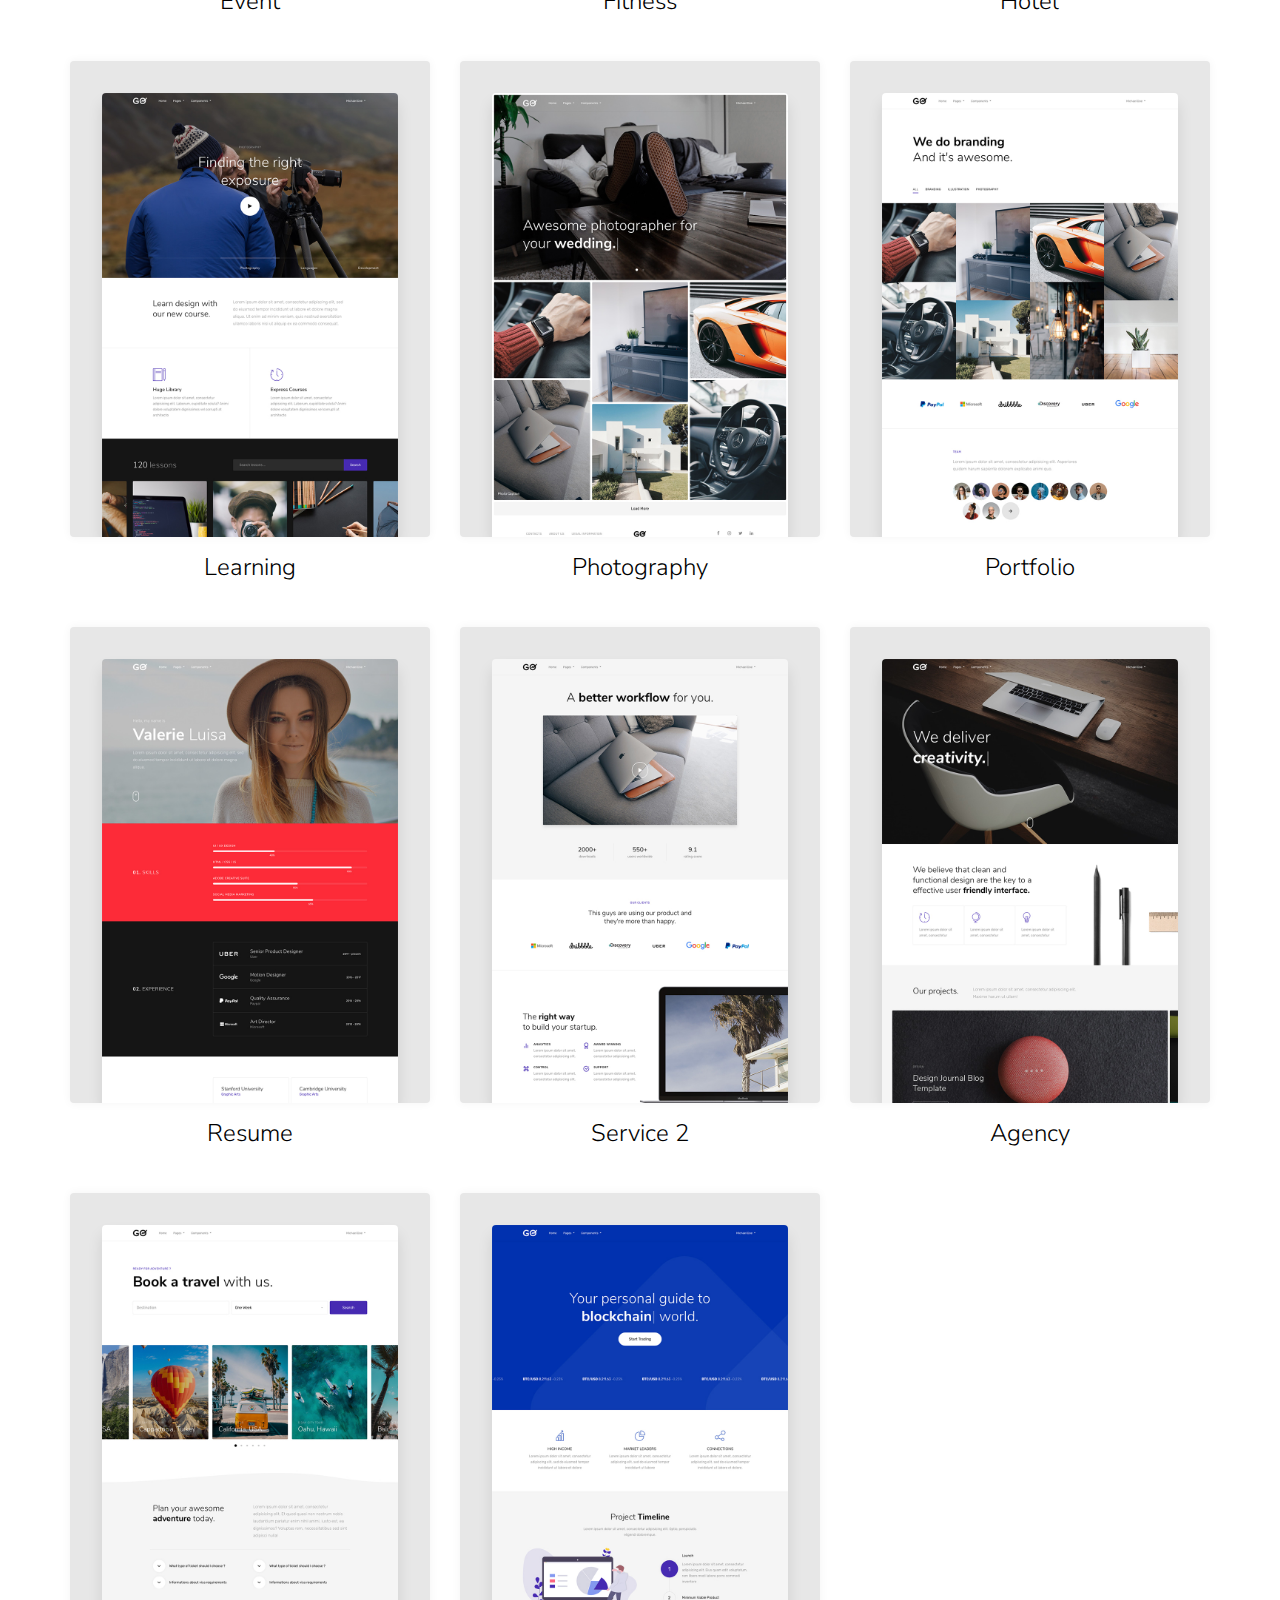
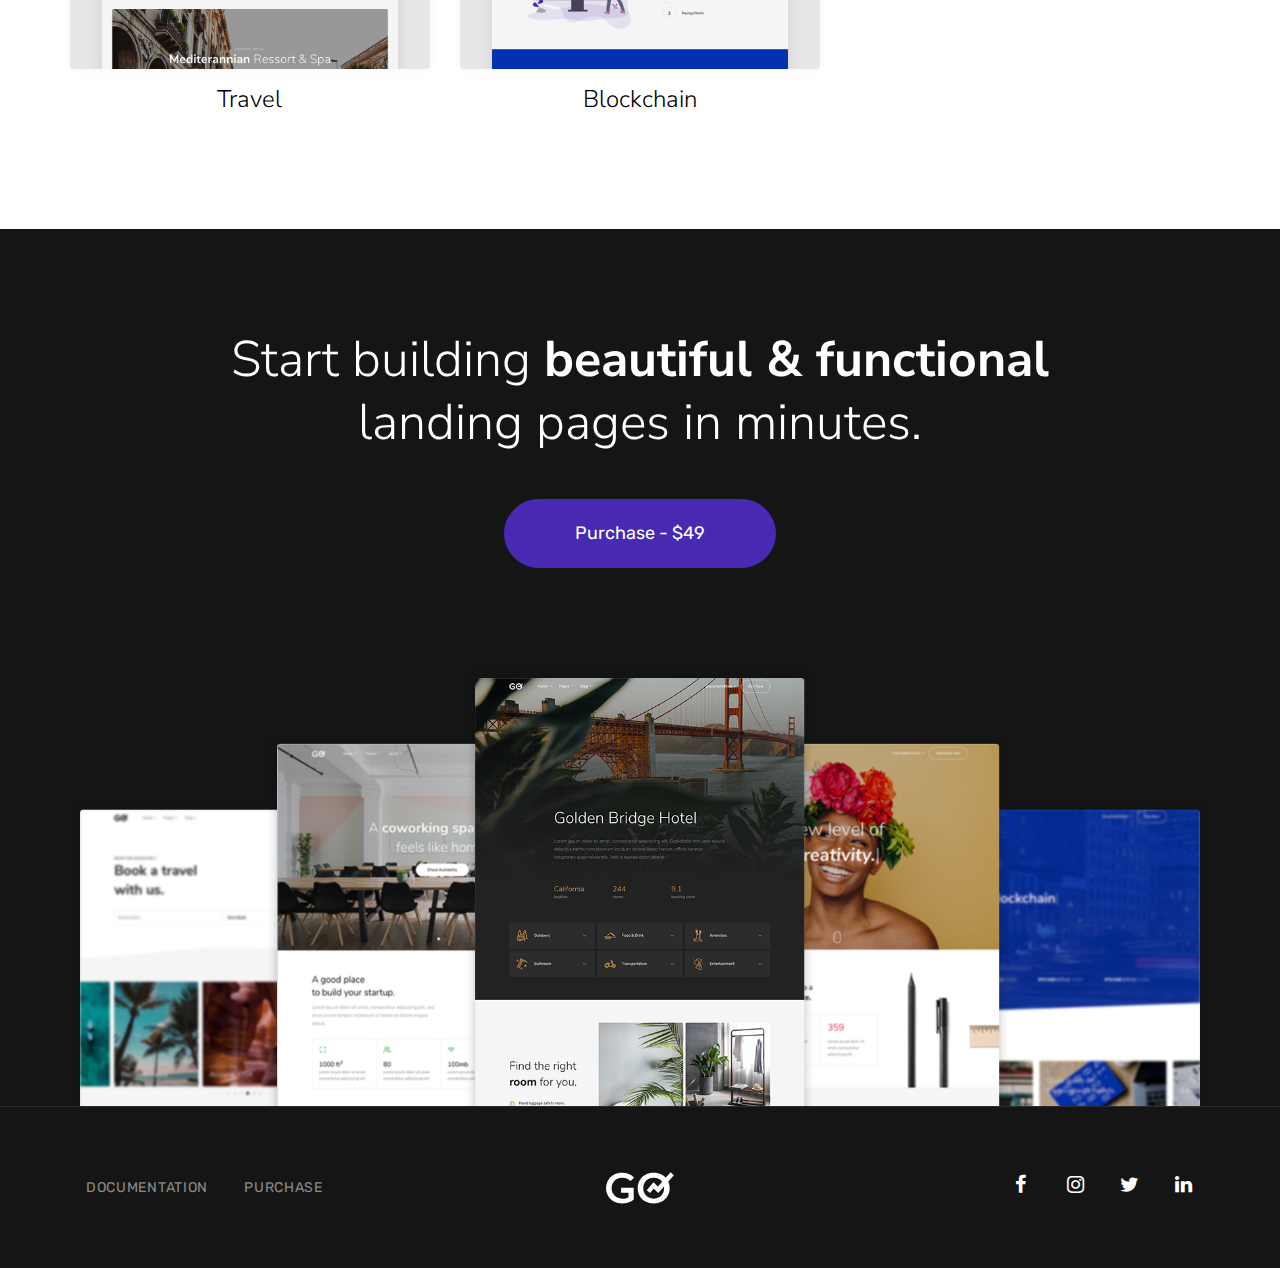
<file: landing-pages.html>
<!DOCTYPE html>
<html lang="en">
  <head>
    <meta charset="utf-8">
    <meta name="viewport" content="width=device-width, initial-scale=1, shrink-to-fit=no">
    <title>GO - Landing Pages</title>
    <link rel="stylesheet" href="assets/css/vendor.css" />
    <link rel="stylesheet" href="assets/css/style.css" />

  </head>
  <body>

    <!-- header -->
    <header class="header-sticky header-dark">
      <div class="container">
        <nav class="navbar navbar-expand-lg navbar-dark">
          <a class="navbar-brand" href="index.html">
            <img class="navbar-logo navbar-logo-light" src="assets/images/demo/logo/logo-light.svg" alt="Logo">
            <img class="navbar-logo navbar-logo-dark" src="assets/images/demo/logo/logo-dark.svg" alt="Logo">
          </a>
          <button class="navbar-toggler" type="button" data-toggle="collapse" data-target="#navbarSupportedContent" aria-controls="navbarSupportedContent" aria-expanded="false" aria-label="Toggle navigation"><span class="burger"><span></span></span></button>

          <div class="collapse navbar-collapse" id="navbarSupportedContent">
            <ul class="navbar-nav align-items-center mr-auto">
              <li class="nav-item">
                <a class="nav-link" href="index.html" role="button">
                  Home
                </a>
              </li>
              <li class="nav-item dropdown">
                <a class="nav-link dropdown-toggle" href="#" id="navbarDropdown" role="button" data-toggle="dropdown" aria-haspopup="true" aria-expanded="false">
                  Pages
                </a>
                <div class="dropdown-menu" aria-labelledby="navbarDropdown">
                  <a class="dropdown-item" href="landing-pages.html">
                    <span>Landing Pages</span>
                    <p>Start with one of pre-made templates.</p>
                  </a>
                  <div class="dropdown-divider"></div>
                  <a class="dropdown-item" href="inner-pages.html">
                    <span>Inner Pages</span>
                    <p>Extend your website with these pages.</p>
                  </a>
                  <div class="dropdown-divider"></div>
                  <a class="dropdown-item" href="app-pages.html">
                    <span>App Pages</span>
                    <p>Add functionality to your website.</p>
                  </a>
                </div>
              </li>
              <li class="nav-item dropdown dropdown-mega">
                <a class="nav-link dropdown-toggle" href="#" id="navbarDropdown-1" role="button" data-toggle="dropdown" aria-haspopup="true" aria-expanded="false">
                  Components
                </a>
                <div class="dropdown-menu" aria-labelledby="navbarDropdown-1">
                  <div class="row">
                    <div class="col">
                      <ul class="mega-list">
                        <li><a href="components/index.html" class="highlight">Getting Started</a></li>
                        <li><a href="components/accordions.html">Accordions</a></li>
                        <li><a href="components/backgrounds.html">Backgrounds</a></li>
                        <li><a href="components/blog.html">Blog</a></li>
                        <li><a href="components/boxes.html">Boxes</a></li>
                        <li><a href="components/buttons.html">Buttons</a></li>
                        <li><a href="components/cards.html">Cards</a></li>
                        <li><a href="components/carousels.html">Carousels</a></li>
                        <li><a href="components/cta.html">CTA</a></li>
                        <li><a href="components/features.html">Features</a></li>
                      </ul>
                    </div>
                    <div class="col">
                      <ul class="mega-list">
                        <li><a href="components/footers.html">Footers</a></li>
                        <li><a href="components/forms.html">Forms</a></li>
                        <li><a href="components/gallery.html">Gallery</a></li>
                        <li><a href="components/lightbox.html">Lightbox</a></li>
                        <li><a href="components/maps.html">Maps</a></li>
                        <li><a href="components/masonry.html">Masonry</a></li>
                        <li><a href="components/modals.html">Modals</a></li>
                        <li><a href="components/partners.html">Partners</a></li>
                        <li><a href="components/presentation.html">Presentations</a></li>
                        <li><a href="components/pricing.html">Pricing</a></li>
                      </ul>
                    </div>
                    <div class="col">
                      <ul class="mega-list">
                        <li><a href="components/progress.html">Progress</a></li>
                        <li><a href="components/sliders.html">Sliders</a></li>
                        <li><a href="components/steps.html">Steps</a></li>
                        <li><a href="components/tables.html">Tables</a></li>
                        <li><a href="components/tabs.html">Tabs</a></li>
                        <li><a href="components/testimonials.html">Testimonials</a></li>
                        <li><a href="components/typed.html">Typed</a></li>
                        <li><a href="components/typography.html">Typography</a></li>
                        <li><a href="components/users.html">Users</a></li>
                        <li><a href="components/utility.html">Utility</a></li>
                      </ul>
                    </div>
                  </div>
                </div>
              </li>
            </ul>

            <ul class="navbar-nav align-items-center mr-0">
              <li class="nav-item dropdown">
                <a class="nav-link" href="#">Sign Up</a>
              </li>
              <li class="nav-item dropdown">
                <a class="nav-link" href="#">Sign in</a>
              </li>
            </ul>
          </div>
        </nav>
      </div>
    </header>
    <!-- header -->



    <!-- cover -->
    <section class="bg-primary text-white pattern"
      data-top-top="transform: translateY(0px);" 
      data-top-bottom="transform: translateY(250px);">
      <div class="container pt-10">
        <div class="row mb-2">
          <div class="col-md-8 col-lg-6">
            <h1>Landing Pages</h1>
          </div>
        </div>
        <div class="row">
          <div class="col">
            <nav aria-label="breadcrumb">
              <ol class="breadcrumb">
                <li class="breadcrumb-item"><a href="/">Home</a></li>
                <li class="breadcrumb-item active" aria-current="page">Landing Pages</li>
              </ol>
            </nav>
          </div>
        </div>
      </div>
    </section>
    <!-- / cover -->

    
    <section class="bg-white">
      <div class="container">
        <div class="row gutter-1 gutter-md-3 demo-preview">
          <div class="col-6 col-lg-4">
            <article class="card card-minimal">
              <a href="html/landing/app.html"  class="card-img-container">
                <img class="card-img" src="assets/images/demo/demos/app.jpg" alt="App">
              </a>
              <div class="card-body">
                <h5 class="card-title text-center"><a href="html/landing/app.html">App</a></h5>
              </div>
            </article>
          </div>
          <div class="col-6 col-lg-4">
            <article class="card card-minimal">
              <a href="html/landing/service.html"  class="card-img-container">
                <img class="card-img" src="assets/images/demo/demos/service.jpg" alt="Service">
              </a>
              <div class="card-body">
                <h5 class="card-title text-center"><a href="html/landing/service.html">Service</a></h5>
              </div>
            </article>
          </div>
          <div class="col-6 col-lg-4">
            <article class="card card-minimal">
              <a href="html/landing/coworking.html"  class="card-img-container">
                <img class="card-img" src="assets/images/demo/demos/coworking.jpg" alt="Coworking">
              </a>
              <div class="card-body">
                <h5 class="card-title text-center"><a href="html/landing/coworking.html">Coworking</a></h5>
              </div>
            </article>
          </div>
          <div class="col-6 col-lg-4">
            <article class="card card-minimal">
              <a href="html/landing/event.html"  class="card-img-container">
                <img class="card-img" src="assets/images/demo/demos/event.jpg" alt="Event">
              </a>
              <div class="card-body">
                <h5 class="card-title text-center"><a href="html/landing/event.html" >Event</a></h5>
              </div>
            </article>
          </div>
          <div class="col-6 col-lg-4">
            <article class="card card-minimal">
              <a href="html/landing/fitness.html"  class="card-img-container">
                <img class="card-img" src="assets/images/demo/demos/fitness.jpg" alt="Fitness">
              </a>
              <div class="card-body">
                <h5 class="card-title text-center"><a href="html/landing/fitness.html" >Fitness</a></h5>
              </div>
            </article>
          </div>
          <div class="col-6 col-lg-4">
            <article class="card card-minimal">
              <a href="html/landing/hotel.html"  class="card-img-container">
                <img class="card-img" src="assets/images/demo/demos/hotel.jpg" alt="Hotel">
              </a>
              <div class="card-body">
                <h5 class="card-title text-center"><a href="html/landing/hotel.html" >Hotel</a></h5>
              </div>
            </article>
          </div>
          <div class="col-6 col-lg-4">
            <article class="card card-minimal">
              <a href="html/landing/learning.html"  class="card-img-container">
                <img class="card-img" src="assets/images/demo/demos/learning.jpg" alt="Learning">
              </a>
              <div class="card-body">
                <h5 class="card-title text-center"><a href="html/landing/learning.html" >Learning</a></h5>
              </div>
            </article>
          </div>
          <div class="col-6 col-lg-4">
            <article class="card card-minimal">
              <a href="html/landing/photography.html"  class="card-img-container">
                <img class="card-img" src="assets/images/demo/demos/photography.jpg" alt="Photography">
              </a>
              <div class="card-body">
                <h5 class="card-title text-center"><a href="html/landing/photography.html">Photography</a></h5>
              </div>
            </article>
          </div>
          <div class="col-6 col-lg-4">
            <article class="card card-minimal">
              <a href="html/landing/portfolio.html"  class="card-img-container">
                <img class="card-img" src="assets/images/demo/demos/portfolio.jpg" alt="Portfolio">
              </a>
              <div class="card-body">
                <h5 class="card-title text-center"><a href="html/landing/portfolio.html" >Portfolio</a></h5>
              </div>
            </article>
          </div>
          <div class="col-6 col-lg-4">
            <article class="card card-minimal">
              <a href="html/landing/resume.html"  class="card-img-container">
                <img class="card-img" src="assets/images/demo/demos/resume.jpg" alt="Resume">
              </a>
              <div class="card-body">
                <h5 class="card-title text-center"><a href="html/landing/resume.html" >Resume</a></h5>
              </div>
            </article>
          </div>
          <div class="col-6 col-lg-4">
            <article class="card card-minimal">
              <a href="html/landing/service-2.html"  class="card-img-container">
                <img class="card-img" src="assets/images/demo/demos/service-2.jpg" alt="Service 2">
              </a>
              <div class="card-body">
                <h5 class="card-title text-center"><a href="html/landing/service-2.html" >Service 2</a></h5>
              </div>
            </article>
          </div>
          <div class="col-6 col-lg-4">
            <article class="card card-minimal">
              <a href="html/landing/studio.html"  class="card-img-container">
                <img class="card-img" src="assets/images/demo/demos/studio.jpg" alt="Agency">
              </a>
              <div class="card-body">
                <h5 class="card-title text-center"><a href="html/landing/studio.html">Agency</a></h5>
              </div>
            </article>
          </div>
          <div class="col-6 col-lg-4">
            <article class="card card-minimal">
              <a href="html/landing/travel.html"  class="card-img-container">
                <img class="card-img" src="assets/images/demo/demos/travel.jpg" alt="Travel">
              </a>
              <div class="card-body">
                <h5 class="card-title text-center"><a href="html/landing/travel.html">Travel</a></h5>
              </div>
            </article>
          </div>
          <div class="col-6 col-lg-4">
            <article class="card card-minimal">
              <a href="html/landing/blockchain.html"  class="card-img-container">
                <img class="card-img" src="assets/images/demo/demos/blockchain.jpg" alt="Blockchain">
              </a>
              <div class="card-body">
                <h5 class="card-title text-center"><a href="html/landing/blockchain.html" >Blockchain</a></h5>
              </div>
            </article>
          </div>
        </div>
      </div>
    </section>



    <!-- cta -->
    <section class="pb-0 bg-dark text-white separator-bottom">
      <div class="container">
        <div class="row justify-content-center">
          <div class="col-md-10 text-center">
            <h1>Start building <b>beautiful & functional</b> landing pages in minutes.</h1>
            <a href="https://themes.getbootstrap.com/product/go-multipurpose-landing-page-template/" class="btn btn-lg btn-purple btn-rounded mt-2 py-2 px-7">Purchase - $49</a>
          </div>
          <div class="col-12 mt-10">
            <img src="assets/images/demo/demos/demo-pages.png" alt="Demo Pages Preview">
          </div>
        </div>
      </div>
    </section>
    <!-- / cta -->


    <!-- footer -->
    <footer class="bg-dark text-white">
      <div class="container py-5">
        <div class="row justify-content-between align-items-center">
          <div class="col-md-5 text-center text-md-left">
            <ul class="nav">
              <li class="nav-item">
                <a class="nav-link" href="components/index.html">Documentation</a>
              </li>
              <li class="nav-item">
                <a class="nav-link" href="https://themes.getbootstrap.com/product/go-multipurpose-landing-page-template/">Purchase</a>
              </li>
            </ul>
          </div>
          <div class="col-md-2 text-center">
            <img class="logo-sm" src="assets/images/demo/logo/logo-light.svg" alt="Logo">
          </div>
          <div class="col-md-5 text-center text-md-right">
            <ul class="socials">
              <li><a href="" class="icon-facebook fs-20"></a></li>
              <li><a href="" class="icon-instagram fs-20"></a></li>
              <li><a href="" class="icon-twitter fs-20"></a></li>
              <li><a href="" class="icon-linkedin fs-20"></a></li>
            </ul>
          </div>
        </div>
      </div>
    </footer>
    <!-- / footer -->


    <script src="assets/js/vendor.js"></script>
    <script src="assets/js/app.js"></script>
  </body>
</html>
</file>
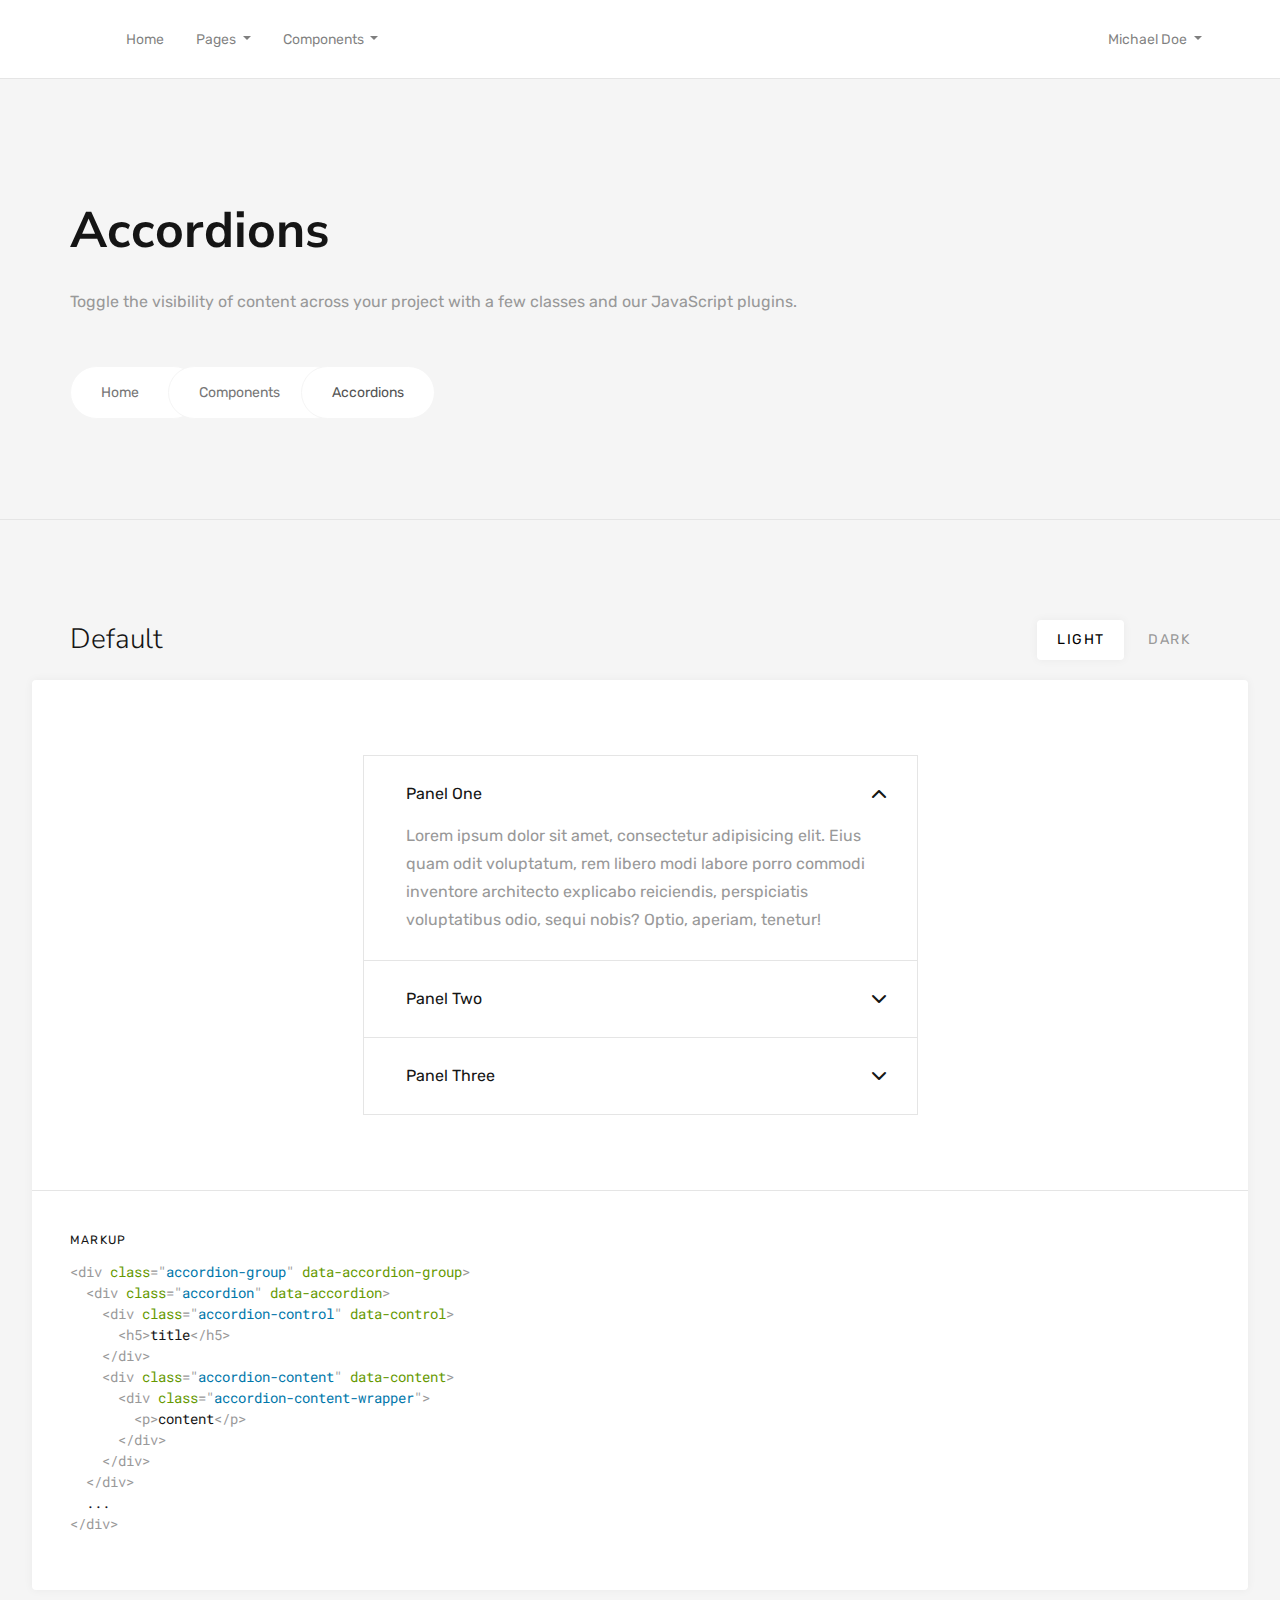
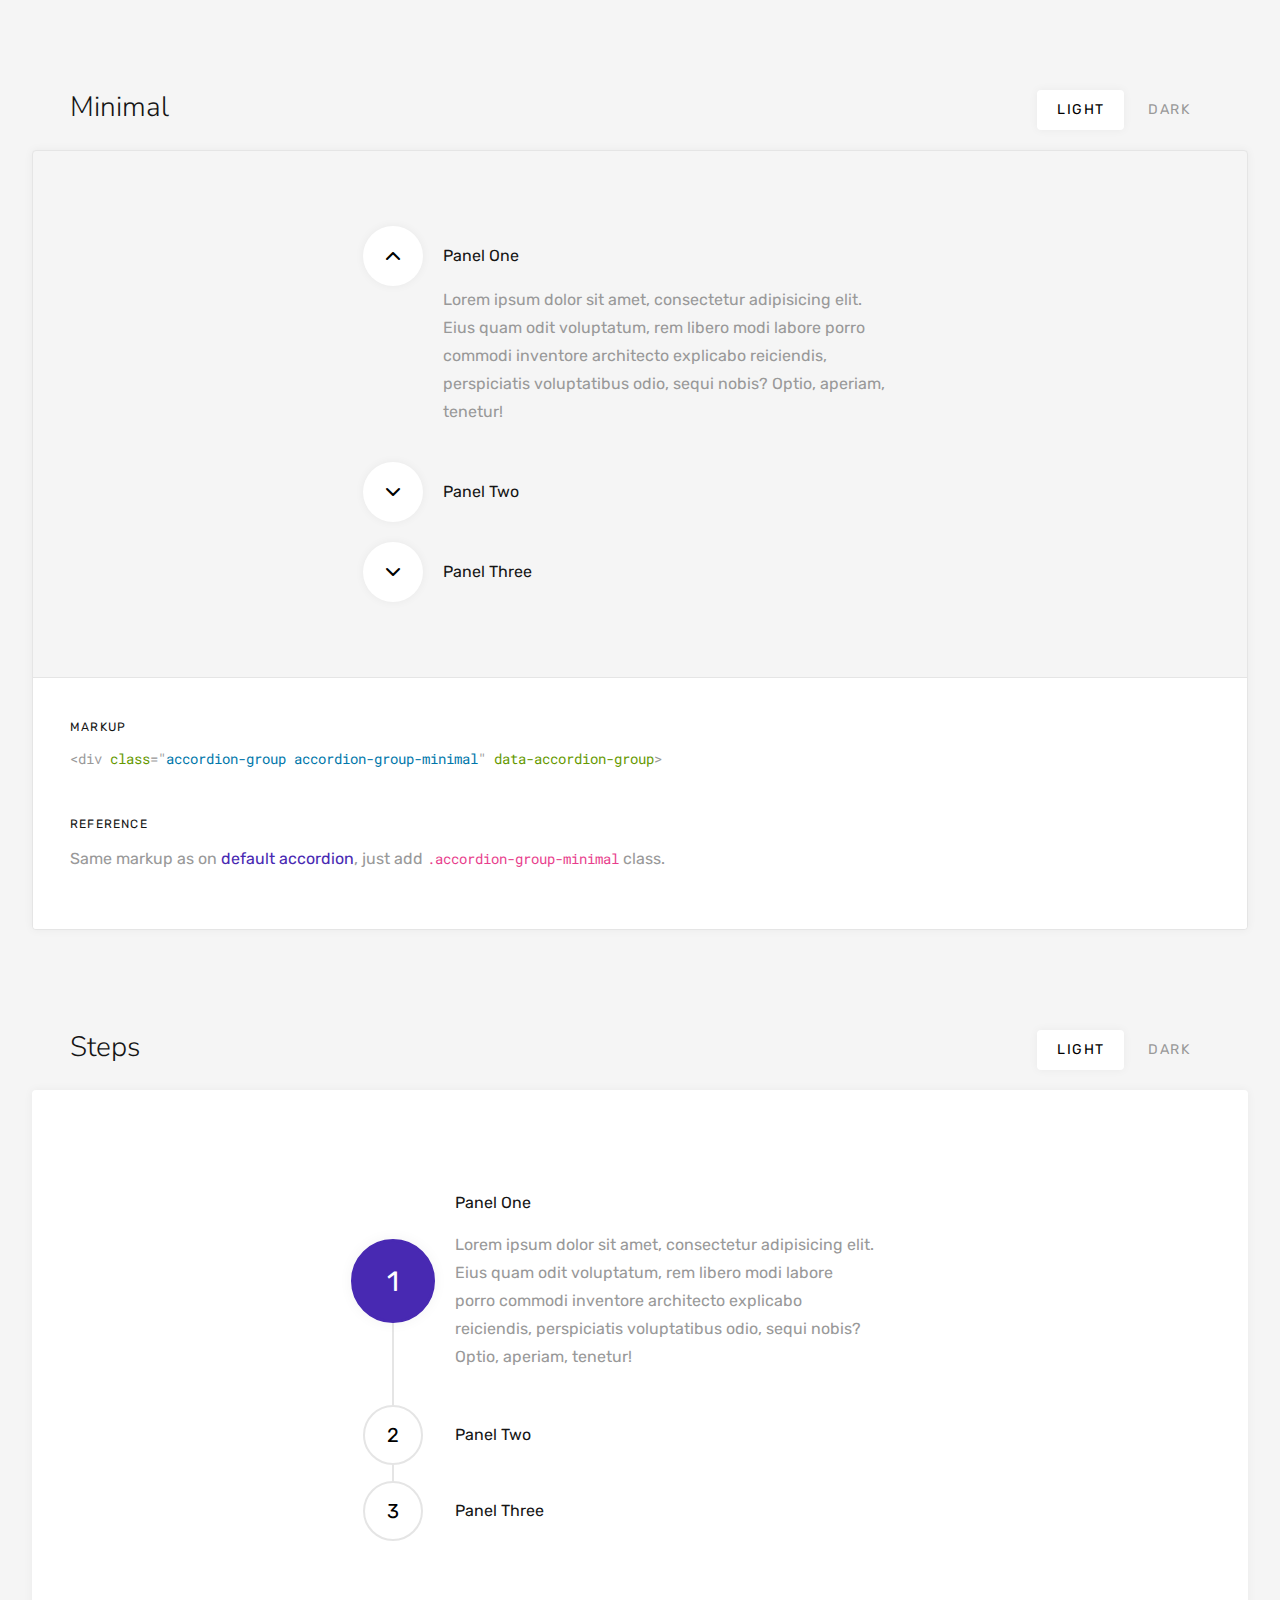
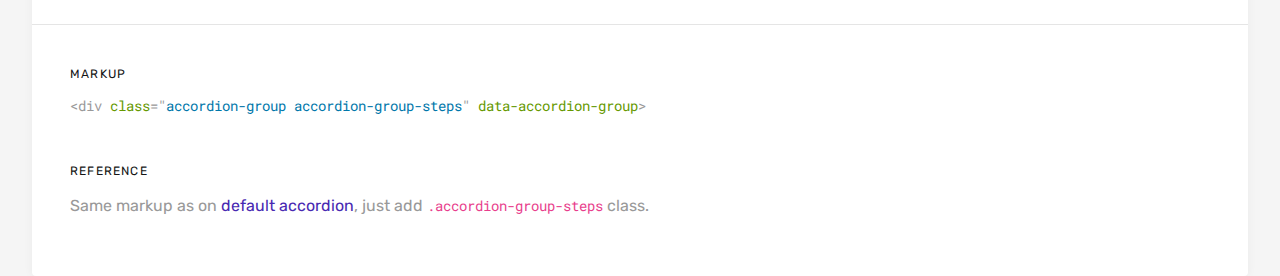
<file: components/accordions.html>
<!DOCTYPE html>
<html lang="en">
  <head>
    <meta charset="utf-8">
    <meta name="viewport" content="width=device-width, initial-scale=1, shrink-to-fit=no">
    <title>Accordions</title>
    <link rel="stylesheet" href="../assets/css/vendor.css" />
    <link rel="stylesheet" href="../assets/css/style.css" />
  </head>
  <body class="bg-light">

    <!-- header -->
    <header class="header-sticky header-light bg-white">
      <div class="container">
        <nav class="navbar navbar-expand-lg navbar-light">
          <a class="navbar-brand" href="../index.html">
            <img class="navbar-logo navbar-logo-light" src="../assets/images/demo/logo/logo-light.svg" alt="Logo">
            <img class="navbar-logo navbar-logo-dark" src="../assets/images/demo/logo/logo-dark.svg" alt="Logo">
          </a>
          <button class="navbar-toggler" type="button" data-toggle="collapse" data-target="#navbarSupportedContent" aria-controls="navbarSupportedContent" aria-expanded="false" aria-label="Toggle navigation"><span class="burger"><span></span></span></button>

          <div class="collapse navbar-collapse" id="navbarSupportedContent">
            <ul class="navbar-nav align-items-center mr-auto">
              <li class="nav-item">
                <a class="nav-link" href="../index.html" role="button">
                  Home
                </a>
              </li>
              <li class="nav-item dropdown">
                <a class="nav-link dropdown-toggle" href="#" id="navbarDropdown" role="button" data-toggle="dropdown" aria-haspopup="true" aria-expanded="false">
                  Pages
                </a>
                <div class="dropdown-menu" aria-labelledby="navbarDropdown">
                  <a class="dropdown-item" href="../landing-pages.html">
                    <span>Landing Pages</span>
                    <p>Start with one of pre-made templates.</p>
                  </a>
                  <div class="dropdown-divider"></div>
                  <a class="dropdown-item" href="../inner-pages.html">
                    <span>Inner Pages</span>
                    <p>Extend your website with these pages.</p>
                  </a>
                  <div class="dropdown-divider"></div>
                  <a class="dropdown-item" href="../app-pages.html">
                    <span>App Pages</span>
                    <p>Add functionality to your website.</p>
                  </a>
                </div>
              </li>
              <li class="nav-item dropdown dropdown-mega">
                <a class="nav-link dropdown-toggle" href="#" id="navbarDropdown-1" role="button" data-toggle="dropdown" aria-haspopup="true" aria-expanded="false">
                  Components
                </a>
                <div class="dropdown-menu" aria-labelledby="navbarDropdown-1">
                  <div class="row">
                    <div class="col">
                      <ul class="mega-list">
                        <li><a href="index.html" class="highlight">Getting Started</a></li>
                        <li><a href="accordions.html">Accordions</a></li>
                        <li><a href="backgrounds.html">Backgrounds</a></li>
                        <li><a href="blog.html">Blog</a></li>
                        <li><a href="boxes.html">Boxes</a></li>
                        <li><a href="buttons.html">Buttons</a></li>
                        <li><a href="cards.html">Cards</a></li>
                        <li><a href="carousels.html">Carousels</a></li>
                        <li><a href="cta.html">CTA</a></li>
                        <li><a href="features.html">Features</a></li>
                      </ul>
                    </div>
                    <div class="col">
                      <ul class="mega-list">
                        <li><a href="footers.html">Footers</a></li>
                        <li><a href="forms.html">Forms</a></li>
                        <li><a href="gallery.html">Gallery</a></li>
                        <li><a href="lightbox.html">Lightbox</a></li>
                        <li><a href="maps.html">Maps</a></li>
                        <li><a href="masonry.html">Masonry</a></li>
                        <li><a href="modals.html">Modals</a></li>
                        <li><a href="partners.html">Partners</a></li>
                        <li><a href="presentation.html">Presentations</a></li>
                        <li><a href="pricing.html">Pricing</a></li>
                      </ul>
                    </div>
                    <div class="col">
                      <ul class="mega-list">
                        <li><a href="progress.html">Progress</a></li>
                        <li><a href="sliders.html">Sliders</a></li>
                        <li><a href="steps.html">Steps</a></li>
                        <li><a href="tables.html">Tables</a></li>
                        <li><a href="tabs.html">Tabs</a></li>
                        <li><a href="testimonials.html">Testimonials</a></li>
                        <li><a href="typed.html">Typed</a></li>
                        <li><a href="typography.html">Typography</a></li>
                        <li><a href="users.html">Users</a></li>
                        <li><a href="utility.html">Utility</a></li>
                      </ul>
                    </div>
                  </div>
                </div>
              </li>
            </ul>

            <ul class="navbar-nav align-items-center mr-0">
              <li class="nav-item dropdown">
                <a class="nav-link dropdown-toggle" href="#" id="navbarDropdown-2" role="button" data-toggle="dropdown" aria-haspopup="true" aria-expanded="false">
                  Michael Doe
                </a>
                <div class="dropdown-menu" aria-labelledby="navbarDropdown">
                  <a class="dropdown-item" href="../html/app/profile.html">Public Profile</a>
                  <a class="dropdown-item" href="../html/app/connections.html">Connections</a>
                  <a class="dropdown-item" href="../html/app/groups.html">Groups</a>
                  <div class="dropdown-divider"></div>
                  <a class="dropdown-item" href="../html/app/settings.html">Settings</a>
                  <a class="dropdown-item" href="../html/app/payments.html">Payments</a>
                </div>
              </li>
            </ul>
          </div>
        </nav>
      </div>
    </header>
    <!-- header -->


    <section class="hero hero-with-header separator-bottom">
      <div class="container">
        <div class="row">
          <div class="col">
            <h1 class="font-weight-bold">Accordions</h1>
            <p>Toggle the visibility of content across your project with a few classes and our JavaScript plugins.</p>
          </div>
        </div>
        <div class="row">
          <div class="col">
            <nav aria-label="breadcrumb">
              <ol class="breadcrumb breadcrumb-custom">
                <li class="breadcrumb-item"><a href="/">Home</a></li>
                <li class="breadcrumb-item"><a href="/components/">Components</a></li>
                <li class="breadcrumb-item active" aria-current="page">Accordions</li>
              </ol>
            </nav>
          </div>
        </div>
      </div>    
    </section>


    <!-- accordion -->
    <section id="default" class="component">
      <div class="container">
        <div class="row align-items-center">
          <div class="col">
            <h4>Default</h4>
          </div>
          <div class="col text-right">
            <div class="nav nav-docs nav-lavalamp">
              <a class="nav-item nav-link active show" data-toggle="tab" href="#component-1-1">Light</a>
              <a class="nav-item nav-link" data-toggle="tab" href="#component-1-2">Dark</a>
            </div>
          </div>
        </div>
      </div>
      <div class="tab-content" id="component-1">
        <div class="tab-pane show active" id="component-1-1" role="tabpanel" aria-labelledby="component-1-1">
          <div class="component-example">
            <div class="container">
              <div class="row justify-content-center">
                <div class="col-md-6">
                  <div class="accordion-group" data-accordion-group>
                    <div class="accordion open" data-accordion>
                      <div class="accordion-control" data-control>
                        <h5>Panel One</h5>
                      </div>
                      <div class="accordion-content" data-content>
                        <div class="accordion-content-wrapper">
                          <p>Lorem ipsum dolor sit amet, consectetur adipisicing elit. Eius quam odit voluptatum, rem libero modi labore porro commodi inventore architecto explicabo reiciendis, perspiciatis voluptatibus odio, sequi nobis? Optio, aperiam, tenetur!</p>
                        </div>
                      </div>
                    </div>
                    <div class="accordion" data-accordion>
                      <div class="accordion-control" data-control>
                        <h5>Panel Two</h5>
                      </div>
                      <div class="accordion-content" data-content>
                        <div class="accordion-content-wrapper">
                          <p>Lorem ipsum dolor sit amet, consectetur adipisicing elit. Eius quam odit voluptatum, rem libero modi labore porro commodi inventore architecto explicabo reiciendis, perspiciatis voluptatibus odio, sequi nobis? Optio, aperiam, tenetur!</p>
                        </div>
                      </div>
                    </div>
                    <div class="accordion" data-accordion>
                      <div class="accordion-control" data-control>
                        <h5>Panel Three</h5>
                      </div>
                      <div class="accordion-content" data-content>
                        <div class="accordion-content-wrapper">
                          <p>Lorem ipsum dolor sit amet, consectetur adipisicing elit. Eius quam odit voluptatum, rem libero modi labore porro commodi inventore architecto explicabo reiciendis, perspiciatis voluptatibus odio, sequi nobis? Optio, aperiam, tenetur!</p>
                        </div>
                      </div>
                    </div>
                  </div>
                </div>
              </div>
            </div>
          </div>
          <div class="component-details">
            <div class="container">
              <div class="row component-details-markup">
                <div class="col">
                  <pre><code class="language-markup">&lt;div class="accordion-group" data-accordion-group>
  &lt;div class="accordion" data-accordion>
    &lt;div class="accordion-control" data-control>
      &lt;h5>title&lt;/h5>
    &lt;/div>
    &lt;div class="accordion-content" data-content>
      &lt;div class="accordion-content-wrapper">
        &lt;p>content&lt;/p>
      &lt;/div>
    &lt;/div>
  &lt;/div>
  ...
&lt;/div></code></pre>
                </div>
              </div>
            </div>
          </div>
        </div>
        <div class="tab-pane" id="component-1-2" role="tabpanel" aria-labelledby="component-1-2">
          <div class="component-example bg-dark text-white">
            <div class="container">
              <div class="row justify-content-center">
                <div class="col-md-6">
                  <div class="accordion-group" data-accordion-group>
                    <div class="accordion open" data-accordion>
                      <div class="accordion-control" data-control>
                        <h5>Panel One</h5>
                      </div>
                      <div class="accordion-content" data-content>
                        <div class="accordion-content-wrapper">
                          <p>Lorem ipsum dolor sit amet, consectetur adipisicing elit. Eius quam odit voluptatum, rem libero modi labore porro commodi inventore architecto explicabo reiciendis, perspiciatis voluptatibus odio, sequi nobis? Optio, aperiam, tenetur!</p>
                        </div>
                      </div>
                    </div>
                    <div class="accordion" data-accordion>
                      <div class="accordion-control" data-control>
                        <h5>Panel Two</h5>
                      </div>
                      <div class="accordion-content" data-content>
                        <div class="accordion-content-wrapper">
                          <p>Lorem ipsum dolor sit amet, consectetur adipisicing elit. Eius quam odit voluptatum, rem libero modi labore porro commodi inventore architecto explicabo reiciendis, perspiciatis voluptatibus odio, sequi nobis? Optio, aperiam, tenetur!</p>
                        </div>
                      </div>
                    </div>
                    <div class="accordion" data-accordion>
                      <div class="accordion-control" data-control>
                        <h5>Panel Three</h5>
                      </div>
                      <div class="accordion-content" data-content>
                        <div class="accordion-content-wrapper">
                          <p>Lorem ipsum dolor sit amet, consectetur adipisicing elit. Eius quam odit voluptatum, rem libero modi labore porro commodi inventore architecto explicabo reiciendis, perspiciatis voluptatibus odio, sequi nobis? Optio, aperiam, tenetur!</p>
                        </div>
                      </div>
                    </div>
                  </div>
                </div>
              </div>
            </div>
          </div>
        </div>
      </div>
    </section>
    <!-- / accordion -->



    <!-- accordion minimal -->
    <section class="component">
      <div class="container">
        <div class="row">
          <div class="col">
            <h4>Minimal</h4>
          </div>
          <div class="col text-right">
            <div class="nav nav-docs nav-lavalamp">
              <a class="nav-item nav-link active show" data-toggle="tab" href="#component-2-1">Light</a>
              <a class="nav-item nav-link" data-toggle="tab" href="#component-2-2">Dark</a>
            </div>
          </div>
        </div>
      </div>
      <div class="tab-content" id="component-2">
        <div class="tab-pane show active bg-light" id="component-2-1" role="tabpanel" aria-labelledby="component-2-1">
          <div class="component-example">
            <div class="container">
              <div class="row justify-content-center">
                <div class="col-md-6">
                  <div class="accordion-group accordion-group-minimal" data-accordion-group>
                    <div class="accordion open" data-accordion>
                      <div class="accordion-control" data-control>
                        <h5>Panel One</h5>
                      </div>
                      <div class="accordion-content" data-content>
                        <div class="accordion-content-wrapper">
                          <p>Lorem ipsum dolor sit amet, consectetur adipisicing elit. Eius quam odit voluptatum, rem libero modi labore porro commodi inventore architecto explicabo reiciendis, perspiciatis voluptatibus odio, sequi nobis? Optio, aperiam, tenetur!</p>
                        </div>
                      </div>
                    </div>
                    <div class="accordion" data-accordion>
                      <div class="accordion-control" data-control>
                        <h5>Panel Two</h5>
                      </div>
                      <div class="accordion-content" data-content>
                        <div class="accordion-content-wrapper">
                          <p>Lorem ipsum dolor sit amet, consectetur adipisicing elit. Eius quam odit voluptatum, rem libero modi labore porro commodi inventore architecto explicabo reiciendis, perspiciatis voluptatibus odio, sequi nobis? Optio, aperiam, tenetur!</p>
                        </div>
                      </div>
                    </div>
                    <div class="accordion" data-accordion>
                      <div class="accordion-control" data-control>
                        <h5>Panel Three</h5>
                      </div>
                      <div class="accordion-content" data-content>
                        <div class="accordion-content-wrapper">
                          <p>Lorem ipsum dolor sit amet, consectetur adipisicing elit. Eius quam odit voluptatum, rem libero modi labore porro commodi inventore architecto explicabo reiciendis, perspiciatis voluptatibus odio, sequi nobis? Optio, aperiam, tenetur!</p>
                        </div>
                      </div>
                    </div>
                  </div>
                </div>
              </div>
            </div>
          </div>
          <div class="component-details bg-white">
            <div class="container">
              <div class="row component-details-markup">
                <div class="col">
                  <pre><code class="language-markup">&lt;div class="accordion-group accordion-group-minimal" data-accordion-group></code></pre>
                </div>
              </div>
              <div class="row component-details-reference">
                <div class="col">
                  <p>Same markup as on <a data-scroll href="#default">default accordion</a>, just add <code>.accordion-group-minimal</code> class.</p>
                </div>
              </div>
            </div>
          </div>
        </div>
        <div class="tab-pane" id="component-2-2" role="tabpanel" aria-labelledby="component-2-2">
          <div class="component-example bg-dark text-white">
            <div class="container">
              <div class="row justify-content-center">
                <div class="col-md-6">
                  <div class="accordion-group accordion-group-minimal" data-accordion-group>
                    <div class="accordion open" data-accordion>
                      <div class="accordion-control" data-control>
                        <h5>Panel One</h5>
                      </div>
                      <div class="accordion-content" data-content>
                        <div class="accordion-content-wrapper">
                          <p>Lorem ipsum dolor sit amet, consectetur adipisicing elit. Eius quam odit voluptatum, rem libero modi labore porro commodi inventore architecto explicabo reiciendis, perspiciatis voluptatibus odio, sequi nobis? Optio, aperiam, tenetur!</p>
                        </div>
                      </div>
                    </div>
                    <div class="accordion" data-accordion>
                      <div class="accordion-control" data-control>
                        <h5>Panel Two</h5>
                      </div>
                      <div class="accordion-content" data-content>
                        <div class="accordion-content-wrapper">
                          <p>Lorem ipsum dolor sit amet, consectetur adipisicing elit. Eius quam odit voluptatum, rem libero modi labore porro commodi inventore architecto explicabo reiciendis, perspiciatis voluptatibus odio, sequi nobis? Optio, aperiam, tenetur!</p>
                        </div>
                      </div>
                    </div>
                    <div class="accordion" data-accordion>
                      <div class="accordion-control" data-control>
                        <h5>Panel Three</h5>
                      </div>
                      <div class="accordion-content" data-content>
                        <div class="accordion-content-wrapper">
                          <p>Lorem ipsum dolor sit amet, consectetur adipisicing elit. Eius quam odit voluptatum, rem libero modi labore porro commodi inventore architecto explicabo reiciendis, perspiciatis voluptatibus odio, sequi nobis? Optio, aperiam, tenetur!</p>
                        </div>
                      </div>
                    </div>
                  </div>
                </div>
              </div>
            </div>
          </div>
        </div>
      </div>
    </section>
    <!-- / accordion minimal -->



    <!-- accordion - steps -->
    <section class="component">
      <div class="container">
        <div class="row">
          <div class="col">
            <h4>Steps</h4>
          </div>
          <div class="col text-right">
            <div class="nav nav-docs nav-lavalamp">
              <a class="nav-item nav-link active show" data-toggle="tab" href="#component-3-1">Light</a>
              <a class="nav-item nav-link" data-toggle="tab" href="#component-3-2">Dark</a>
            </div>
          </div>
        </div>
      </div>
      <div class="tab-content" id="component-3">
        <div class="tab-pane show active" id="component-3-1" role="tabpanel" aria-labelledby="component-3-1">
          <div class="component-example">
            <div class="container">
              <div class="row justify-content-center">
                <div class="col-md-6">
                  <div class="accordion-group accordion-group-steps" data-accordion-group>
                    <div class="accordion open" data-accordion>
                      <div class="accordion-control" data-control>
                        <h5>Panel One</h5>
                      </div>
                      <div class="accordion-content" data-content>
                        <div class="accordion-content-wrapper">
                          <p>Lorem ipsum dolor sit amet, consectetur adipisicing elit. Eius quam odit voluptatum, rem libero modi labore porro commodi inventore architecto explicabo reiciendis, perspiciatis voluptatibus odio, sequi nobis? Optio, aperiam, tenetur!</p>
                        </div>
                      </div>
                    </div>
                    <div class="accordion" data-accordion>
                      <div class="accordion-control" data-control>
                        <h5>Panel Two</h5>
                      </div>
                      <div class="accordion-content" data-content>
                        <div class="accordion-content-wrapper">
                          <p>Lorem ipsum dolor sit amet, consectetur adipisicing elit. Eius quam odit voluptatum, rem libero modi labore porro commodi inventore architecto explicabo reiciendis, perspiciatis voluptatibus odio, sequi nobis? Optio, aperiam, tenetur!</p>
                        </div>
                      </div>
                    </div>
                    <div class="accordion" data-accordion>
                      <div class="accordion-control" data-control>
                        <h5>Panel Three</h5>
                      </div>
                      <div class="accordion-content" data-content>
                        <div class="accordion-content-wrapper">
                          <p>Lorem ipsum dolor sit amet, consectetur adipisicing elit. Eius quam odit voluptatum, rem libero modi labore porro commodi inventore architecto explicabo reiciendis, perspiciatis voluptatibus odio, sequi nobis? Optio, aperiam, tenetur!</p>
                        </div>
                      </div>
                    </div>
                  </div>
                </div>
              </div>
            </div>
          </div>
          <div class="component-details">
            <div class="container">
              <div class="row component-details-markup">
                <div class="col">
                  <pre><code class="language-markup">&lt;div class="accordion-group accordion-group-steps" data-accordion-group></code></pre>
                </div>
              </div>
              <div class="row component-details-reference">
                <div class="col">
                  <p>Same markup as on <a data-scroll href="#default">default accordion</a>, just add <code>.accordion-group-steps</code> class.</p>
                </div>
              </div>
            </div>
          </div>
        </div>
        <div class="tab-pane" id="component-3-2" role="tabpanel" aria-labelledby="component-3-2">
          <div class="component-example bg-dark text-white">
            <div class="container">
              <div class="row justify-content-center">
                <div class="col-md-6">
                  <div class="accordion-group accordion-group-steps" data-accordion-group>
                    <div class="accordion open" data-accordion>
                      <div class="accordion-control" data-control>
                        <h5>Panel One</h5>
                      </div>
                      <div class="accordion-content" data-content>
                        <div class="accordion-content-wrapper">
                          <p>Lorem ipsum dolor sit amet, consectetur adipisicing elit. Eius quam odit voluptatum, rem libero modi labore porro commodi inventore architecto explicabo reiciendis, perspiciatis voluptatibus odio, sequi nobis? Optio, aperiam, tenetur!</p>
                        </div>
                      </div>
                    </div>
                    <div class="accordion" data-accordion>
                      <div class="accordion-control" data-control>
                        <h5>Panel Two</h5>
                      </div>
                      <div class="accordion-content" data-content>
                        <div class="accordion-content-wrapper">
                          <p>Lorem ipsum dolor sit amet, consectetur adipisicing elit. Eius quam odit voluptatum, rem libero modi labore porro commodi inventore architecto explicabo reiciendis, perspiciatis voluptatibus odio, sequi nobis? Optio, aperiam, tenetur!</p>
                        </div>
                      </div>
                    </div>
                    <div class="accordion" data-accordion>
                      <div class="accordion-control" data-control>
                        <h5>Panel Three</h5>
                      </div>
                      <div class="accordion-content" data-content>
                        <div class="accordion-content-wrapper">
                          <p>Lorem ipsum dolor sit amet, consectetur adipisicing elit. Eius quam odit voluptatum, rem libero modi labore porro commodi inventore architecto explicabo reiciendis, perspiciatis voluptatibus odio, sequi nobis? Optio, aperiam, tenetur!</p>
                        </div>
                      </div>
                    </div>
                  </div>
                </div>
              </div>
            </div>
          </div>
        </div>
      </div>
    </section>
    <!-- / accordion -->


    <script src="../assets/js/vendor.js"></script>
    <script src="../assets/js/app.js"></script>
  </body>
</html>
</file>
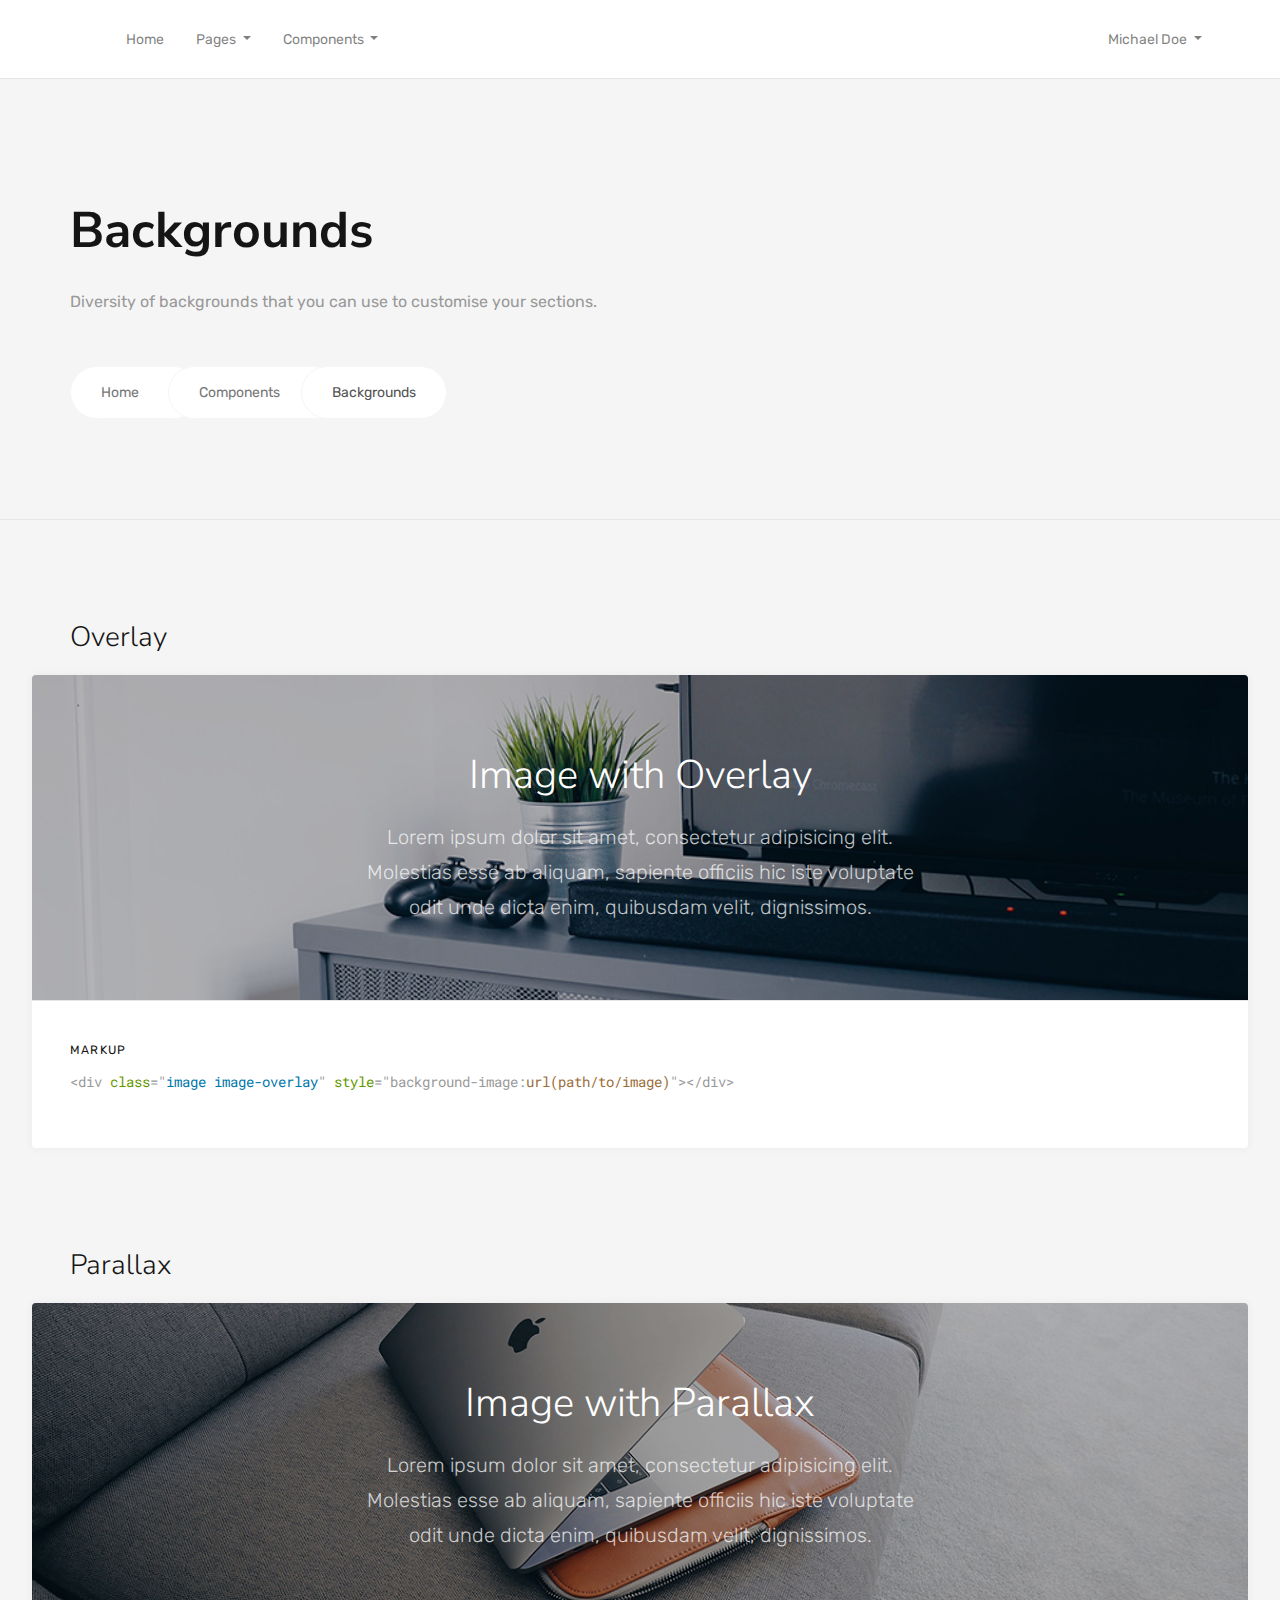
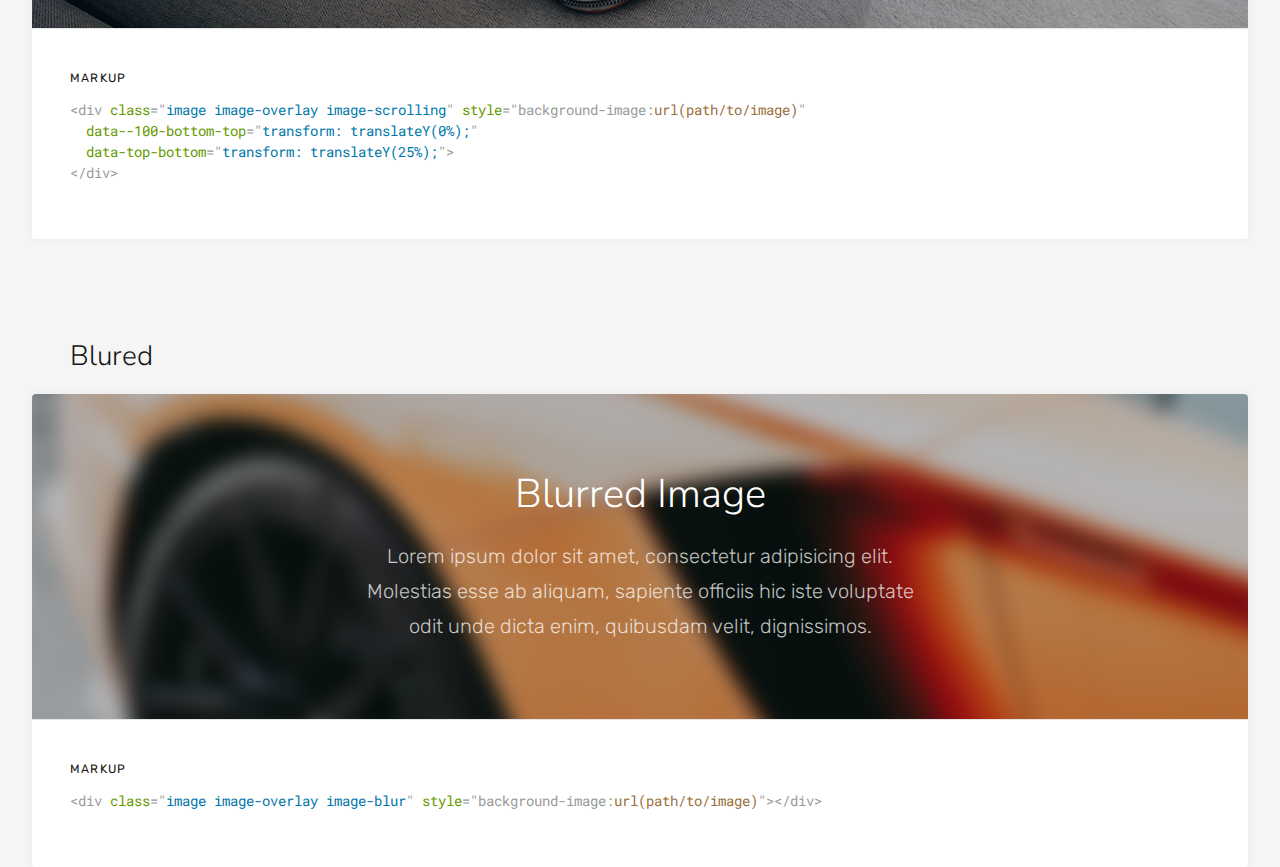
<file: components/backgrounds.html>
<!DOCTYPE html>
<html lang="en">
  <head>
    <meta charset="utf-8">
    <meta name="viewport" content="width=device-width, initial-scale=1, shrink-to-fit=no">
    <title>Backgrounds</title>
    <link rel="stylesheet" href="../assets/css/vendor.css" />
    <link rel="stylesheet" href="../assets/css/style.css" />
  </head>
  <body class="bg-light">

    <!-- header -->
    <header class="header-sticky header-light bg-white">
      <div class="container">
        <nav class="navbar navbar-expand-lg navbar-light">
          <a class="navbar-brand" href="../index.html">
            <img class="navbar-logo navbar-logo-light" src="../assets/images/demo/logo/logo-light.svg" alt="Logo">
            <img class="navbar-logo navbar-logo-dark" src="../assets/images/demo/logo/logo-dark.svg" alt="Logo">
          </a>
          <button class="navbar-toggler" type="button" data-toggle="collapse" data-target="#navbarSupportedContent" aria-controls="navbarSupportedContent" aria-expanded="false" aria-label="Toggle navigation"><span class="burger"><span></span></span></button>

          <div class="collapse navbar-collapse" id="navbarSupportedContent">
            <ul class="navbar-nav align-items-center mr-auto">
              <li class="nav-item">
                <a class="nav-link" href="../index.html" role="button">
                  Home
                </a>
              </li>
              <li class="nav-item dropdown">
                <a class="nav-link dropdown-toggle" href="#" id="navbarDropdown" role="button" data-toggle="dropdown" aria-haspopup="true" aria-expanded="false">
                  Pages
                </a>
                <div class="dropdown-menu" aria-labelledby="navbarDropdown">
                  <a class="dropdown-item" href="../landing-pages.html">
                    <span>Landing Pages</span>
                    <p>Start with one of pre-made templates.</p>
                  </a>
                  <div class="dropdown-divider"></div>
                  <a class="dropdown-item" href="../inner-pages.html">
                    <span>Inner Pages</span>
                    <p>Extend your website with these pages.</p>
                  </a>
                  <div class="dropdown-divider"></div>
                  <a class="dropdown-item" href="../app-pages.html">
                    <span>App Pages</span>
                    <p>Add functionality to your website.</p>
                  </a>
                </div>
              </li>
              <li class="nav-item dropdown dropdown-mega">
                <a class="nav-link dropdown-toggle" href="#" id="navbarDropdown-1" role="button" data-toggle="dropdown" aria-haspopup="true" aria-expanded="false">
                  Components
                </a>
                <div class="dropdown-menu" aria-labelledby="navbarDropdown-1">
                  <div class="row">
                    <div class="col">
                      <ul class="mega-list">
                        <li><a href="index.html" class="highlight">Getting Started</a></li>
                        <li><a href="accordions.html">Accordions</a></li>
                        <li><a href="backgrounds.html">Backgrounds</a></li>
                        <li><a href="blog.html">Blog</a></li>
                        <li><a href="boxes.html">Boxes</a></li>
                        <li><a href="buttons.html">Buttons</a></li>
                        <li><a href="cards.html">Cards</a></li>
                        <li><a href="carousels.html">Carousels</a></li>
                        <li><a href="cta.html">CTA</a></li>
                        <li><a href="features.html">Features</a></li>
                      </ul>
                    </div>
                    <div class="col">
                      <ul class="mega-list">
                        <li><a href="footers.html">Footers</a></li>
                        <li><a href="forms.html">Forms</a></li>
                        <li><a href="gallery.html">Gallery</a></li>
                        <li><a href="lightbox.html">Lightbox</a></li>
                        <li><a href="maps.html">Maps</a></li>
                        <li><a href="masonry.html">Masonry</a></li>
                        <li><a href="modals.html">Modals</a></li>
                        <li><a href="partners.html">Partners</a></li>
                        <li><a href="presentation.html">Presentations</a></li>
                        <li><a href="pricing.html">Pricing</a></li>
                      </ul>
                    </div>
                    <div class="col">
                      <ul class="mega-list">
                        <li><a href="progress.html">Progress</a></li>
                        <li><a href="sliders.html">Sliders</a></li>
                        <li><a href="steps.html">Steps</a></li>
                        <li><a href="tables.html">Tables</a></li>
                        <li><a href="tabs.html">Tabs</a></li>
                        <li><a href="testimonials.html">Testimonials</a></li>
                        <li><a href="typed.html">Typed</a></li>
                        <li><a href="typography.html">Typography</a></li>
                        <li><a href="users.html">Users</a></li>
                        <li><a href="utility.html">Utility</a></li>
                      </ul>
                    </div>
                  </div>
                </div>
              </li>
            </ul>

            <ul class="navbar-nav align-items-center mr-0">
              <li class="nav-item dropdown">
                <a class="nav-link dropdown-toggle" href="#" id="navbarDropdown-2" role="button" data-toggle="dropdown" aria-haspopup="true" aria-expanded="false">
                  Michael Doe
                </a>
                <div class="dropdown-menu" aria-labelledby="navbarDropdown">
                  <a class="dropdown-item" href="../html/app/profile.html">Public Profile</a>
                  <a class="dropdown-item" href="../html/app/connections.html">Connections</a>
                  <a class="dropdown-item" href="../html/app/groups.html">Groups</a>
                  <div class="dropdown-divider"></div>
                  <a class="dropdown-item" href="../html/app/settings.html">Settings</a>
                  <a class="dropdown-item" href="../html/app/payments.html">Payments</a>
                </div>
              </li>
            </ul>
          </div>
        </nav>
      </div>
    </header>
    <!-- header -->

    <section class="hero hero-with-header separator-bottom">
      <div class="container">
        <div class="row">
          <div class="col">
            <h1 class="font-weight-bold">Backgrounds</h1>
            <p>Diversity of backgrounds that you can use to customise your sections.</p>
          </div>
        </div>
        <div class="row">
          <div class="col">
            <nav aria-label="breadcrumb">
              <ol class="breadcrumb breadcrumb-custom">
                <li class="breadcrumb-item"><a href="/">Home</a></li>
                <li class="breadcrumb-item"><a href="/components/">Components</a></li>
                <li class="breadcrumb-item active" aria-current="page">Backgrounds</li>
              </ol>
            </nav>
          </div>
        </div>
      </div>    
    </section>


    <!-- overlay -->
    <section id="default" class="component">
      <div class="container">
        <div class="row align-items-center">
          <div class="col">
            <h4>Overlay</h4>
          </div>
        </div>
      </div>
      <div class="tab-content" id="component-1">

        <div class="tab-pane show active" id="component-1-1" role="tabpanel" aria-labelledby="component-1-1">
          <div class="component-example">
            <div class="image image-overlay" style="background-image:url(../assets/images/demo/image-2.jpg)"></div>
            <div class="container">
              <div class="row justify-content-center">
                <div class="col-md-6 text-center text-white">
                  <h2>Image with Overlay</h2>
                  <p class="lead">Lorem ipsum dolor sit amet, consectetur adipisicing elit. Molestias esse ab aliquam, sapiente officiis hic iste voluptate odit unde dicta enim, quibusdam velit, dignissimos.</p>
                </div>
              </div>
            </div>
          </div>
          <div class="component-details">
            <div class="container">
              <div class="row component-details-markup">
                <div class="col">
                  <pre><code class="language-markup">&lt;div class="image image-overlay" style="background-image:url(path/to/image)">&lt;/div></code></pre>
                </div>
              </div>
            </div>
          </div>
        </div>

      </div>
    </section>
    <!-- / overlay -->


    <!-- parallax -->
    <section id="default" class="component">
      <div class="container">
        <div class="row align-items-center">
          <div class="col">
            <h4>Parallax</h4>
          </div>
        </div>
      </div>
      <div class="tab-content" id="component-1">

        <div class="tab-pane show active" id="component-1-1" role="tabpanel" aria-labelledby="component-1-1">
          <div class="component-example">
            <div class="image image-overlay image-scrolling" style="background-image:url(../assets/images/demo/image-4.jpg)"
              data--100-bottom-top="transform: translateY(0%);" 
              data-top-bottom="transform: translateY(25%);">
            </div>
            <div class="container">
              <div class="row justify-content-center">
                <div class="col-md-6 text-center text-white">
                  <h2>Image with Parallax</h2>
                  <p class="lead">Lorem ipsum dolor sit amet, consectetur adipisicing elit. Molestias esse ab aliquam, sapiente officiis hic iste voluptate odit unde dicta enim, quibusdam velit, dignissimos.</p>
                </div>
              </div>
            </div>
          </div>
          <div class="component-details">
            <div class="container">
              <div class="row component-details-markup">
                <div class="col">
                  <pre><code class="language-markup">&lt;div class="image image-overlay image-scrolling" style="background-image:url(path/to/image)"
  data--100-bottom-top="transform: translateY(0%);" 
  data-top-bottom="transform: translateY(25%);">
&lt;/div></code></pre>
                </div>
              </div>
            </div>
          </div>
        </div>

      </div>
    </section>
    <!-- / parallax -->


    <!-- blured -->
    <section id="default" class="component">
      <div class="container">
        <div class="row align-items-center">
          <div class="col">
            <h4>Blured</h4>
          </div>
        </div>
      </div>
      <div class="tab-content" id="component-1">

        <div class="tab-pane show active" id="component-1-1" role="tabpanel" aria-labelledby="component-1-1">
          <div class="component-example">
            <div class="image image-overlay image-blur" style="background-image:url(../assets/images/demo/image-3.jpg)"></div>
            <div class="container">
              <div class="row justify-content-center">
                <div class="col-md-6 text-center text-white">
                  <h2>Blurred Image</h2>
                  <p class="lead">Lorem ipsum dolor sit amet, consectetur adipisicing elit. Molestias esse ab aliquam, sapiente officiis hic iste voluptate odit unde dicta enim, quibusdam velit, dignissimos.</p>
                </div>
              </div>
            </div>
          </div>
          <div class="component-details">
            <div class="container">
              <div class="row component-details-markup">
                <div class="col">
                  <pre><code class="language-markup">&lt;div class="image image-overlay image-blur" style="background-image:url(path/to/image)">&lt;/div></code></pre>
                </div>
              </div>
            </div>
          </div>
        </div>

      </div>
    </section>
    <!-- / blured -->


    <script src="../assets/js/vendor.js"></script>
    <script src="../assets/js/app.js"></script>
  </body>
</html>
</file>
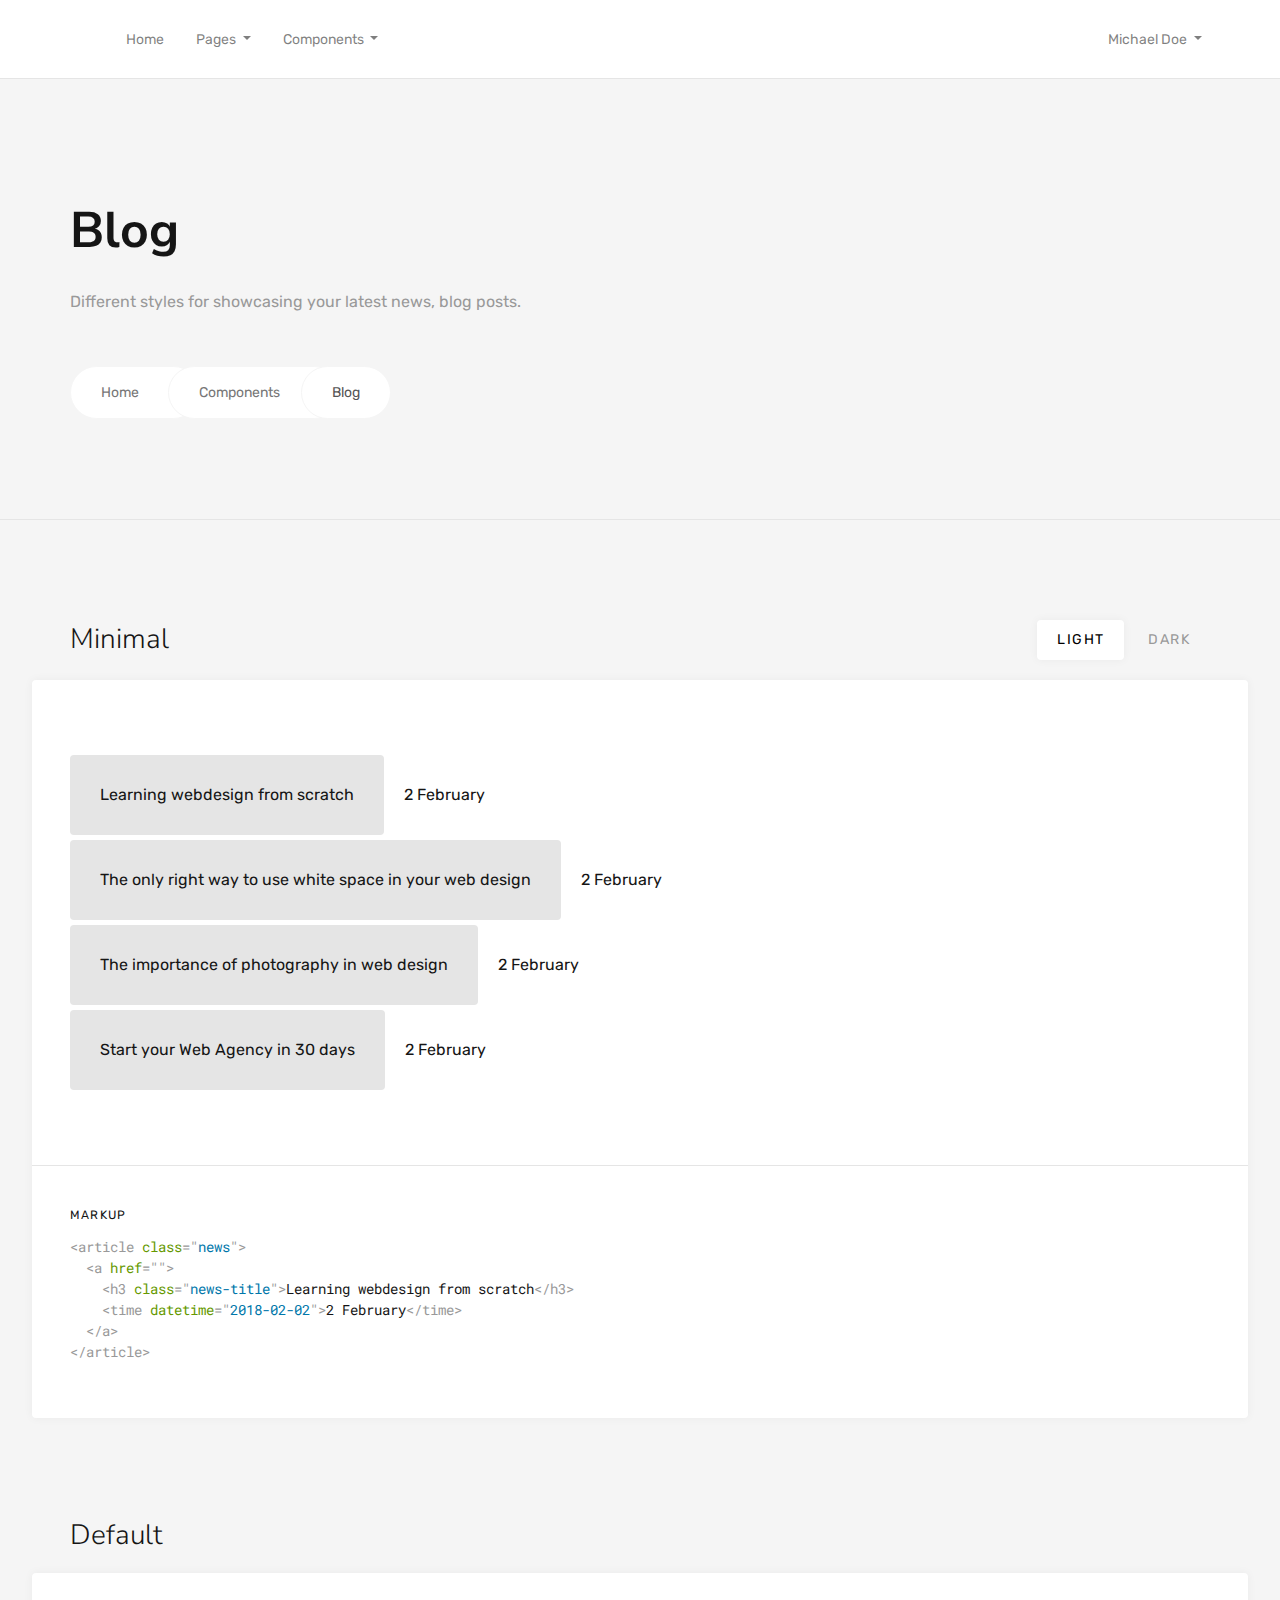
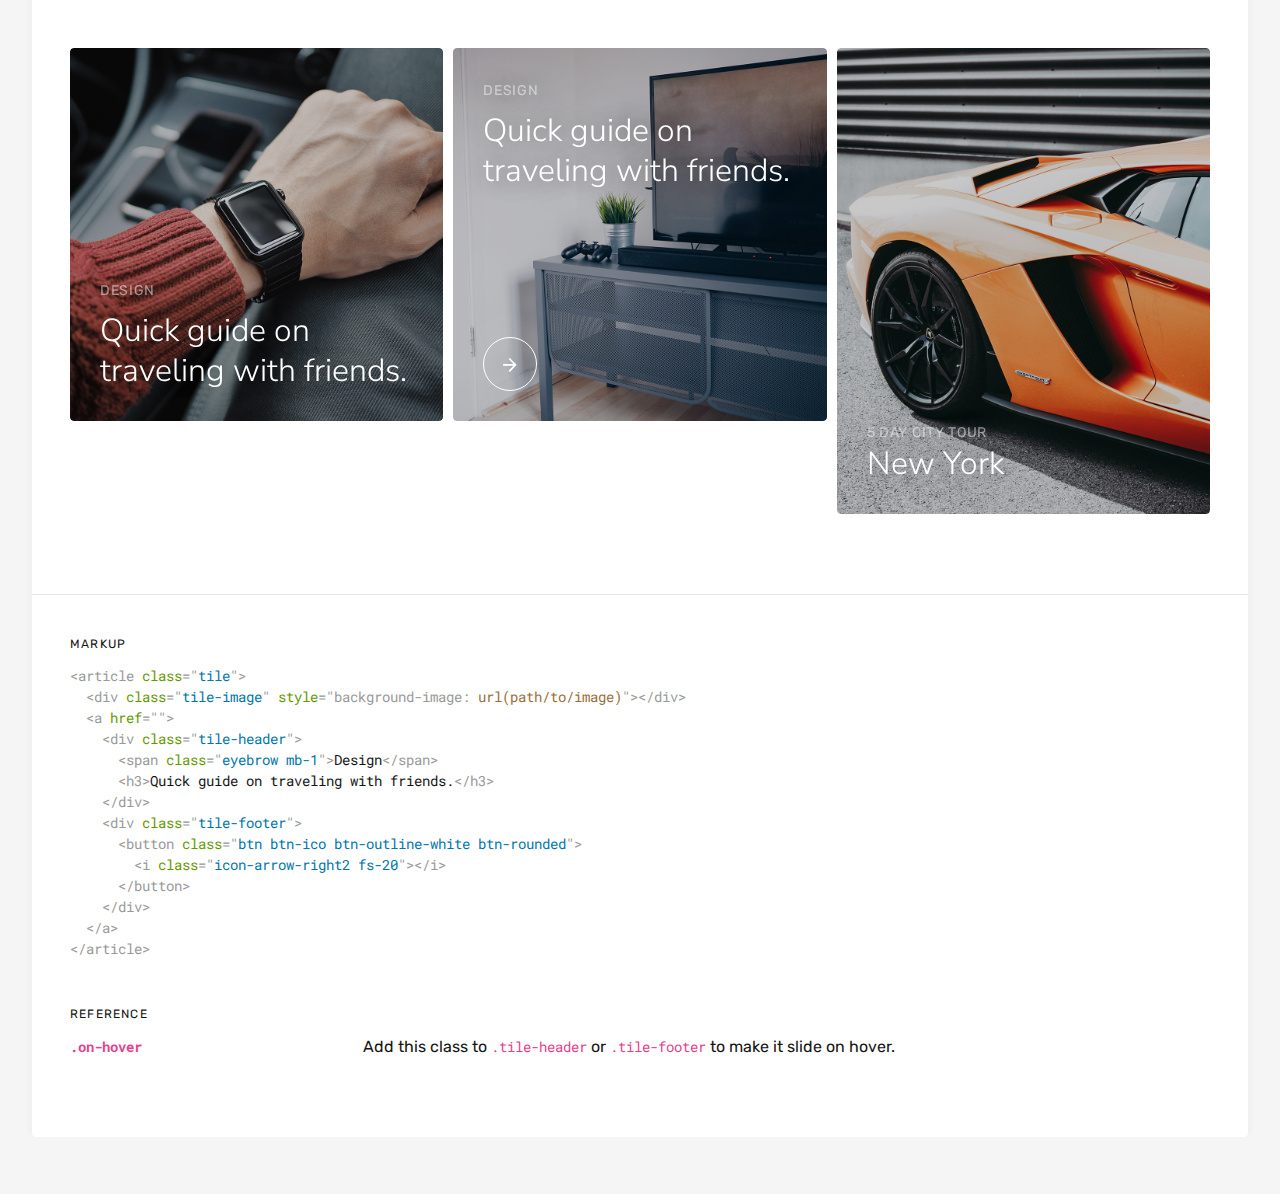
<file: components/blog.html>
<!DOCTYPE html>
<html lang="en">
  <head>
    <meta charset="utf-8">
    <meta name="viewport" content="width=device-width, initial-scale=1, shrink-to-fit=no">
    <title>Blog</title>
    <link rel="stylesheet" href="../assets/css/vendor.css" />
    <link rel="stylesheet" href="../assets/css/style.css" />
  </head>
  <body class="bg-light">

    <!-- header -->
    <header class="header-sticky header-light bg-white">
      <div class="container">
        <nav class="navbar navbar-expand-lg navbar-light">
          <a class="navbar-brand" href="../index.html">
            <img class="navbar-logo navbar-logo-light" src="../assets/images/demo/logo/logo-light.svg" alt="Logo">
            <img class="navbar-logo navbar-logo-dark" src="../assets/images/demo/logo/logo-dark.svg" alt="Logo">
          </a>
          <button class="navbar-toggler" type="button" data-toggle="collapse" data-target="#navbarSupportedContent" aria-controls="navbarSupportedContent" aria-expanded="false" aria-label="Toggle navigation"><span class="burger"><span></span></span></button>

          <div class="collapse navbar-collapse" id="navbarSupportedContent">
            <ul class="navbar-nav align-items-center mr-auto">
              <li class="nav-item">
                <a class="nav-link" href="../index.html" role="button">
                  Home
                </a>
              </li>
              <li class="nav-item dropdown">
                <a class="nav-link dropdown-toggle" href="#" id="navbarDropdown" role="button" data-toggle="dropdown" aria-haspopup="true" aria-expanded="false">
                  Pages
                </a>
                <div class="dropdown-menu" aria-labelledby="navbarDropdown">
                  <a class="dropdown-item" href="../landing-pages.html">
                    <span>Landing Pages</span>
                    <p>Start with one of pre-made templates.</p>
                  </a>
                  <div class="dropdown-divider"></div>
                  <a class="dropdown-item" href="../inner-pages.html">
                    <span>Inner Pages</span>
                    <p>Extend your website with these pages.</p>
                  </a>
                  <div class="dropdown-divider"></div>
                  <a class="dropdown-item" href="../app-pages.html">
                    <span>App Pages</span>
                    <p>Add functionality to your website.</p>
                  </a>
                </div>
              </li>
              <li class="nav-item dropdown dropdown-mega">
                <a class="nav-link dropdown-toggle" href="#" id="navbarDropdown-1" role="button" data-toggle="dropdown" aria-haspopup="true" aria-expanded="false">
                  Components
                </a>
                <div class="dropdown-menu" aria-labelledby="navbarDropdown-1">
                  <div class="row">
                    <div class="col">
                      <ul class="mega-list">
                        <li><a href="index.html" class="highlight">Getting Started</a></li>
                        <li><a href="accordions.html">Accordions</a></li>
                        <li><a href="backgrounds.html">Backgrounds</a></li>
                        <li><a href="blog.html">Blog</a></li>
                        <li><a href="boxes.html">Boxes</a></li>
                        <li><a href="buttons.html">Buttons</a></li>
                        <li><a href="cards.html">Cards</a></li>
                        <li><a href="carousels.html">Carousels</a></li>
                        <li><a href="cta.html">CTA</a></li>
                        <li><a href="features.html">Features</a></li>
                      </ul>
                    </div>
                    <div class="col">
                      <ul class="mega-list">
                        <li><a href="footers.html">Footers</a></li>
                        <li><a href="forms.html">Forms</a></li>
                        <li><a href="gallery.html">Gallery</a></li>
                        <li><a href="lightbox.html">Lightbox</a></li>
                        <li><a href="maps.html">Maps</a></li>
                        <li><a href="masonry.html">Masonry</a></li>
                        <li><a href="modals.html">Modals</a></li>
                        <li><a href="partners.html">Partners</a></li>
                        <li><a href="presentation.html">Presentations</a></li>
                        <li><a href="pricing.html">Pricing</a></li>
                      </ul>
                    </div>
                    <div class="col">
                      <ul class="mega-list">
                        <li><a href="progress.html">Progress</a></li>
                        <li><a href="sliders.html">Sliders</a></li>
                        <li><a href="steps.html">Steps</a></li>
                        <li><a href="tables.html">Tables</a></li>
                        <li><a href="tabs.html">Tabs</a></li>
                        <li><a href="testimonials.html">Testimonials</a></li>
                        <li><a href="typed.html">Typed</a></li>
                        <li><a href="typography.html">Typography</a></li>
                        <li><a href="users.html">Users</a></li>
                        <li><a href="utility.html">Utility</a></li>
                      </ul>
                    </div>
                  </div>
                </div>
              </li>
            </ul>

            <ul class="navbar-nav align-items-center mr-0">
              <li class="nav-item dropdown">
                <a class="nav-link dropdown-toggle" href="#" id="navbarDropdown-2" role="button" data-toggle="dropdown" aria-haspopup="true" aria-expanded="false">
                  Michael Doe
                </a>
                <div class="dropdown-menu" aria-labelledby="navbarDropdown">
                  <a class="dropdown-item" href="../html/app/profile.html">Public Profile</a>
                  <a class="dropdown-item" href="../html/app/connections.html">Connections</a>
                  <a class="dropdown-item" href="../html/app/groups.html">Groups</a>
                  <div class="dropdown-divider"></div>
                  <a class="dropdown-item" href="../html/app/settings.html">Settings</a>
                  <a class="dropdown-item" href="../html/app/payments.html">Payments</a>
                </div>
              </li>
            </ul>
          </div>
        </nav>
      </div>
    </header>
    <!-- header -->


    <section class="hero hero-with-header separator-bottom">
      <div class="container">
        <div class="row">
          <div class="col">
            <h1 class="font-weight-bold">Blog</h1>
            <p>Different styles for showcasing your latest news, blog posts.</p>
          </div>
        </div>
        <div class="row">
          <div class="col">
            <nav aria-label="breadcrumb">
              <ol class="breadcrumb breadcrumb-custom">
                <li class="breadcrumb-item"><a href="/">Home</a></li>
                <li class="breadcrumb-item"><a href="/components/">Components</a></li>
                <li class="breadcrumb-item active" aria-current="page">Blog</li>
              </ol>
            </nav>
          </div>
        </div>
      </div>    
    </section>


    <!-- minimal -->
    <section class="component">
      <div class="container">
        <div class="row align-items-center">
          <div class="col">
            <h4>Minimal</h4>
          </div>
          <div class="col text-right">
            <div class="nav nav-docs nav-lavalamp">
              <a class="nav-item nav-link active show" data-toggle="tab" href="#component-1-1">Light</a>
              <a class="nav-item nav-link" data-toggle="tab" href="#component-1-2">Dark</a>
            </div>
          </div>
        </div>
      </div>
      <div class="tab-content" id="component-1">

        <div class="tab-pane show active" id="component-1-1" role="tabpanel" aria-labelledby="component-1-1">
          <div class="component-example">
            <div class="container">
              <div class="row">
                <div class="col">
                  <article class="news">
                    <a href="">
                      <h3 class="news-title">Learning webdesign from scratch</h3>
                      <time datetime="2018-02-02">2 February</time>
                    </a>
                  </article>
                  <article class="news">
                    <a href="">
                      <h3 class="news-title">The only right way to use white space in your web design</h3>
                      <time datetime="2018-02-02">2 February</time>
                    </a>
                  </article>
                  <article class="news">
                    <a href="">
                      <h3 class="news-title">The importance of photography in web design</h3>
                      <time datetime="2018-02-02">2 February</time>
                    </a>
                  </article>
                  <article class="news">
                    <a href="">
                      <h3 class="news-title">Start your Web Agency in 30 days</h3>
                      <time datetime="2018-02-02">2 February</time>
                    </a>
                  </article>
                </div>
              </div>
            </div>
          </div>
          <div class="component-details">
            <div class="container">
              <div class="row component-details-markup">
                <div class="col">
                  <pre><code class="language-markup">&lt;article class="news">
  &lt;a href="">
    &lt;h3 class="news-title">Learning webdesign from scratch&lt;/h3>
    &lt;time datetime="2018-02-02">2 February&lt;/time>
  &lt;/a>
&lt;/article></code></pre>
                </div>
              </div>
            </div>
          </div>
        </div>

        <div class="tab-pane" id="component-1-2" role="tabpanel" aria-labelledby="component-1-2">
          <div class="component-example bg-blue text-white">
            <div class="container">
              <div class="row">
                <div class="col">
                  <article class="news">
                    <a href="">
                      <h3 class="news-title">Learning webdesign from scratch</h3>
                      <time datetime="2018-02-02">2 February</time>
                    </a>
                  </article>
                  <article class="news">
                    <a href="">
                      <h3 class="news-title">The only right way to use white space in your web design</h3>
                      <time datetime="2018-02-02">2 February</time>
                    </a>
                  </article>
                  <article class="news">
                    <a href="">
                      <h3 class="news-title">The importance of photography in web design</h3>
                      <time datetime="2018-02-02">2 February</time>
                    </a>
                  </article>
                  <article class="news">
                    <a href="">
                      <h3 class="news-title">Start your Web Agency in 30 days</h3>
                      <time datetime="2018-02-02">2 February</time>
                    </a>
                  </article>
                </div>
              </div>
            </div>
          </div>
          <div class="component-details bg-white">
            <div class="container">
              <div class="row component-details-markup">
                <div class="col">
                  <pre><code class="language-markup">code</code></pre>
                </div>
              </div>
              <div class="row component-details-reference">
                <div class="col">
                  <p>reference</p>
                </div>
              </div>
            </div>
          </div>
        </div>

      </div>
    </section>
    <!-- / minimal -->


    <!-- tiles -->
    <section class="component">
      <div class="container">
        <div class="row align-items-center">
          <div class="col">
            <h4>Default</h4>
          </div>
        </div>
      </div>
      <div class="tab-content" id="component-1">

        <div class="tab-pane show active" id="component-1-1" role="tabpanel" aria-labelledby="component-1-1">
          <div class="component-example">
            <div class="container">
              <div class="row">
                <div class="col">
                  <ul class="masonry row gutter-1">
                    <li class="col-md-6 col-lg-4">
                      <article class="tile">
                        <div class="tile-image" style="background-image: url(../assets/images/demo/image-1.jpg)"></div>
                        <a href="" class="tile-content">
                          <div class="tile-footer">
                            <span class="eyebrow mb-1">Design</span>
                            <h3>Quick guide on traveling with friends.</h3>
                          </div>
                        </a>
                      </article>
                    </li>
                    <li class="col-md-6 col-lg-4">
                      <article class="tile">
                        <div class="tile-image" style="background-image: url(../assets/images/demo/image-2.jpg)"></div>
                        <a href="" class="tile-content">
                          <div class="tile-header">
                            <span class="eyebrow mb-1">Design</span>
                            <h3>Quick guide on traveling with friends.</h3>
                          </div>
                          <div class="tile-footer">
                            <button class="btn btn-ico btn-outline-white btn-rounded">
                              <i class="icon-arrow-right2 fs-20"></i>
                            </button>
                          </div>
                        </a>
                      </article>
                    </li>
                    <li class="col-md-6 col-lg-4">
                      <article class="tile tile-long">
                        <div class="tile-image" style="background-image: url(../assets/images/demo/image-3.jpg)"></div>
                        <a href="" class="tile-content">
                          <div class="tile-header on-hover text-right">
                            <h4 class="fs-30 text-white">$259</h4>
                          </div>
                          <div class="tile-footer">
                            <span class="eyebrow">5 Day City Tour</span>
                            <h3>New York</h3>
                          </div>
                        </a>
                      </article>
                    </li>
                  </ul>
                </div>
              </div>
            </div>
          </div>
          <div class="component-details">
            <div class="container">
              <div class="row component-details-markup">
                <div class="col">
                  <pre><code class="language-markup">&lt;article class="tile">
  &lt;div class="tile-image" style="background-image: url(path/to/image)">&lt;/div>
  &lt;a href="">
    &lt;div class="tile-header">
      &lt;span class="eyebrow mb-1">Design&lt;/span>
      &lt;h3>Quick guide on traveling with friends.&lt;/h3>
    &lt;/div>
    &lt;div class="tile-footer">
      &lt;button class="btn btn-ico btn-outline-white btn-rounded">
        &lt;i class="icon-arrow-right2 fs-20">&lt;/i>
      &lt;/button>
    &lt;/div>
  &lt;/a>
&lt;/article></code></pre>
                </div>
              </div>
              <div class="row component-details-reference">
                <div class="col">
                  <dl class="row">
                    <dt class="col-sm-3"><code>.on-hover</code></dt>
                    <dd class="col-sm-9">Add this class to <code>.tile-header</code> or <code>.tile-footer</code> to make it slide on hover.</dd>
                  </dl>
                </div>
              </div>
            </div>
          </div>
        </div>

      </div>
    </section>
    <!-- / tiles -->



    <script src="../assets/js/vendor.js"></script>
    <script src="../assets/js/app.js"></script>
  </body>
</html>
</file>
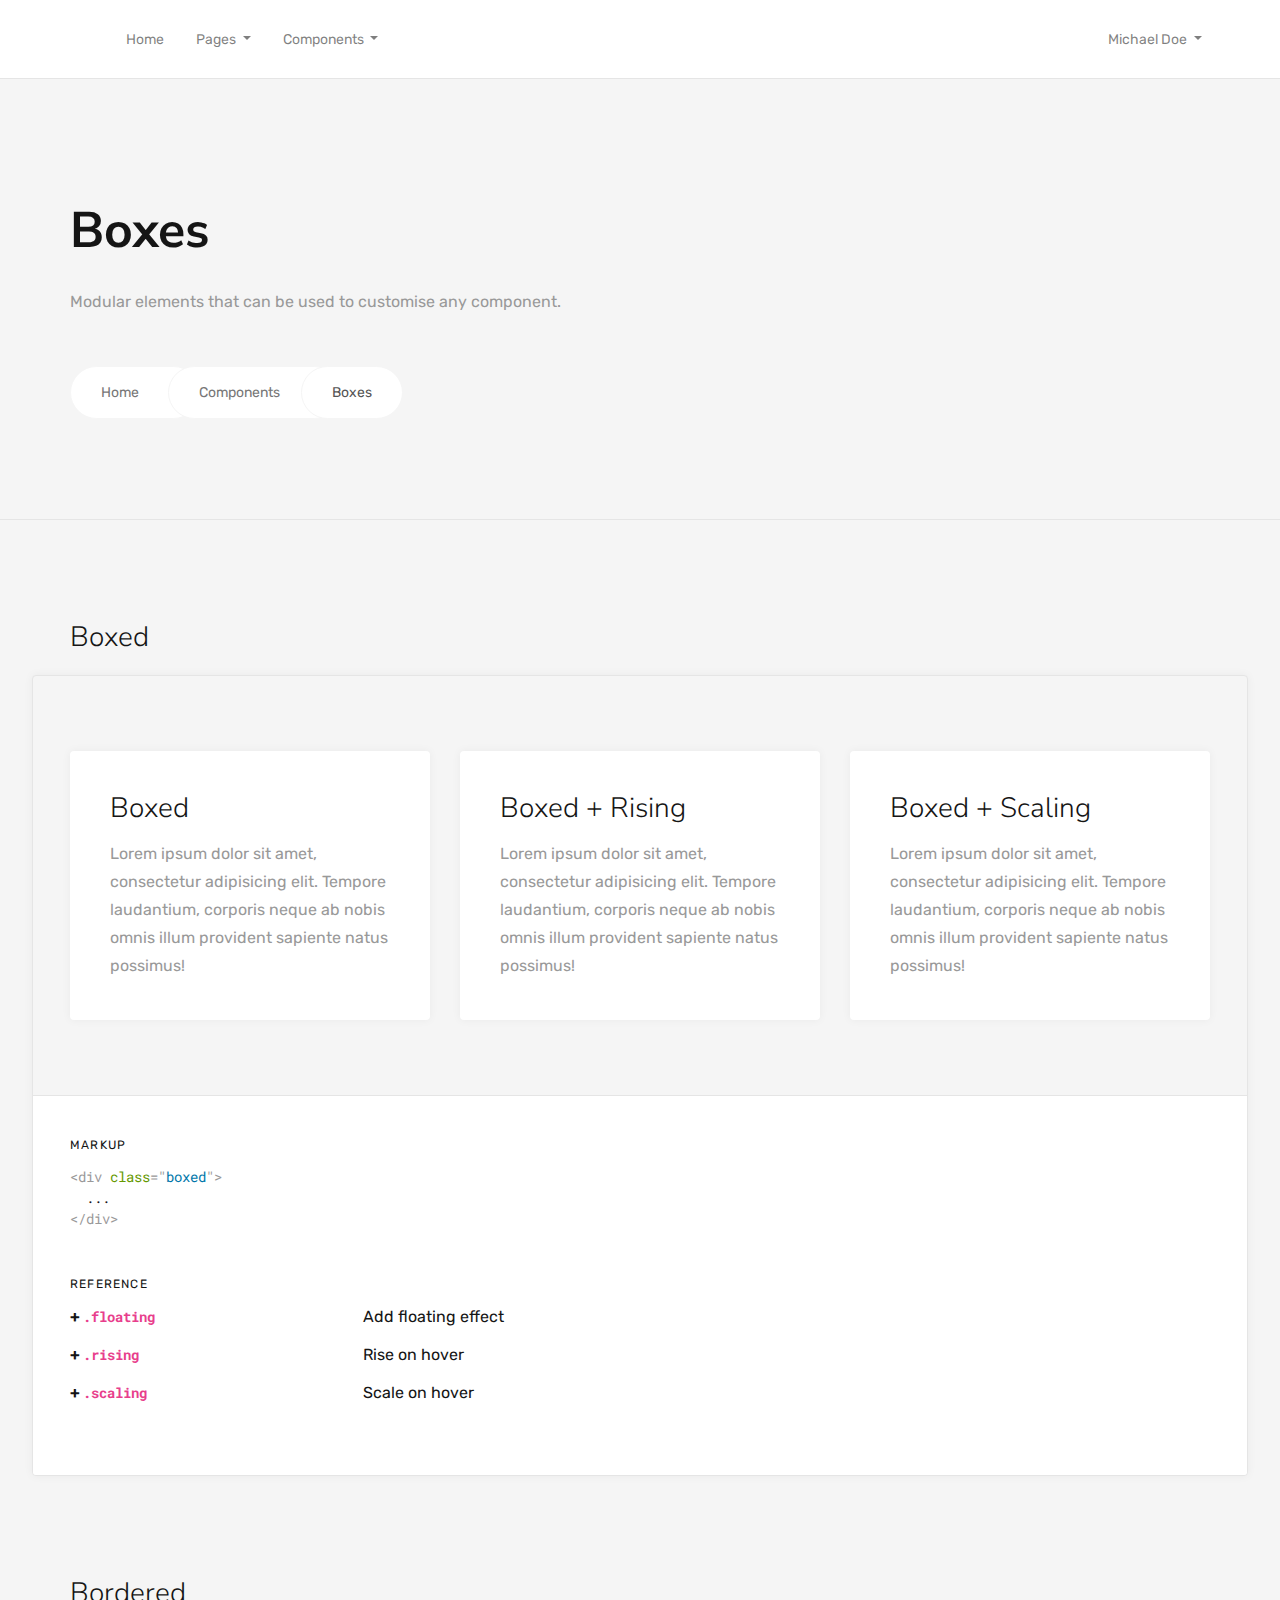
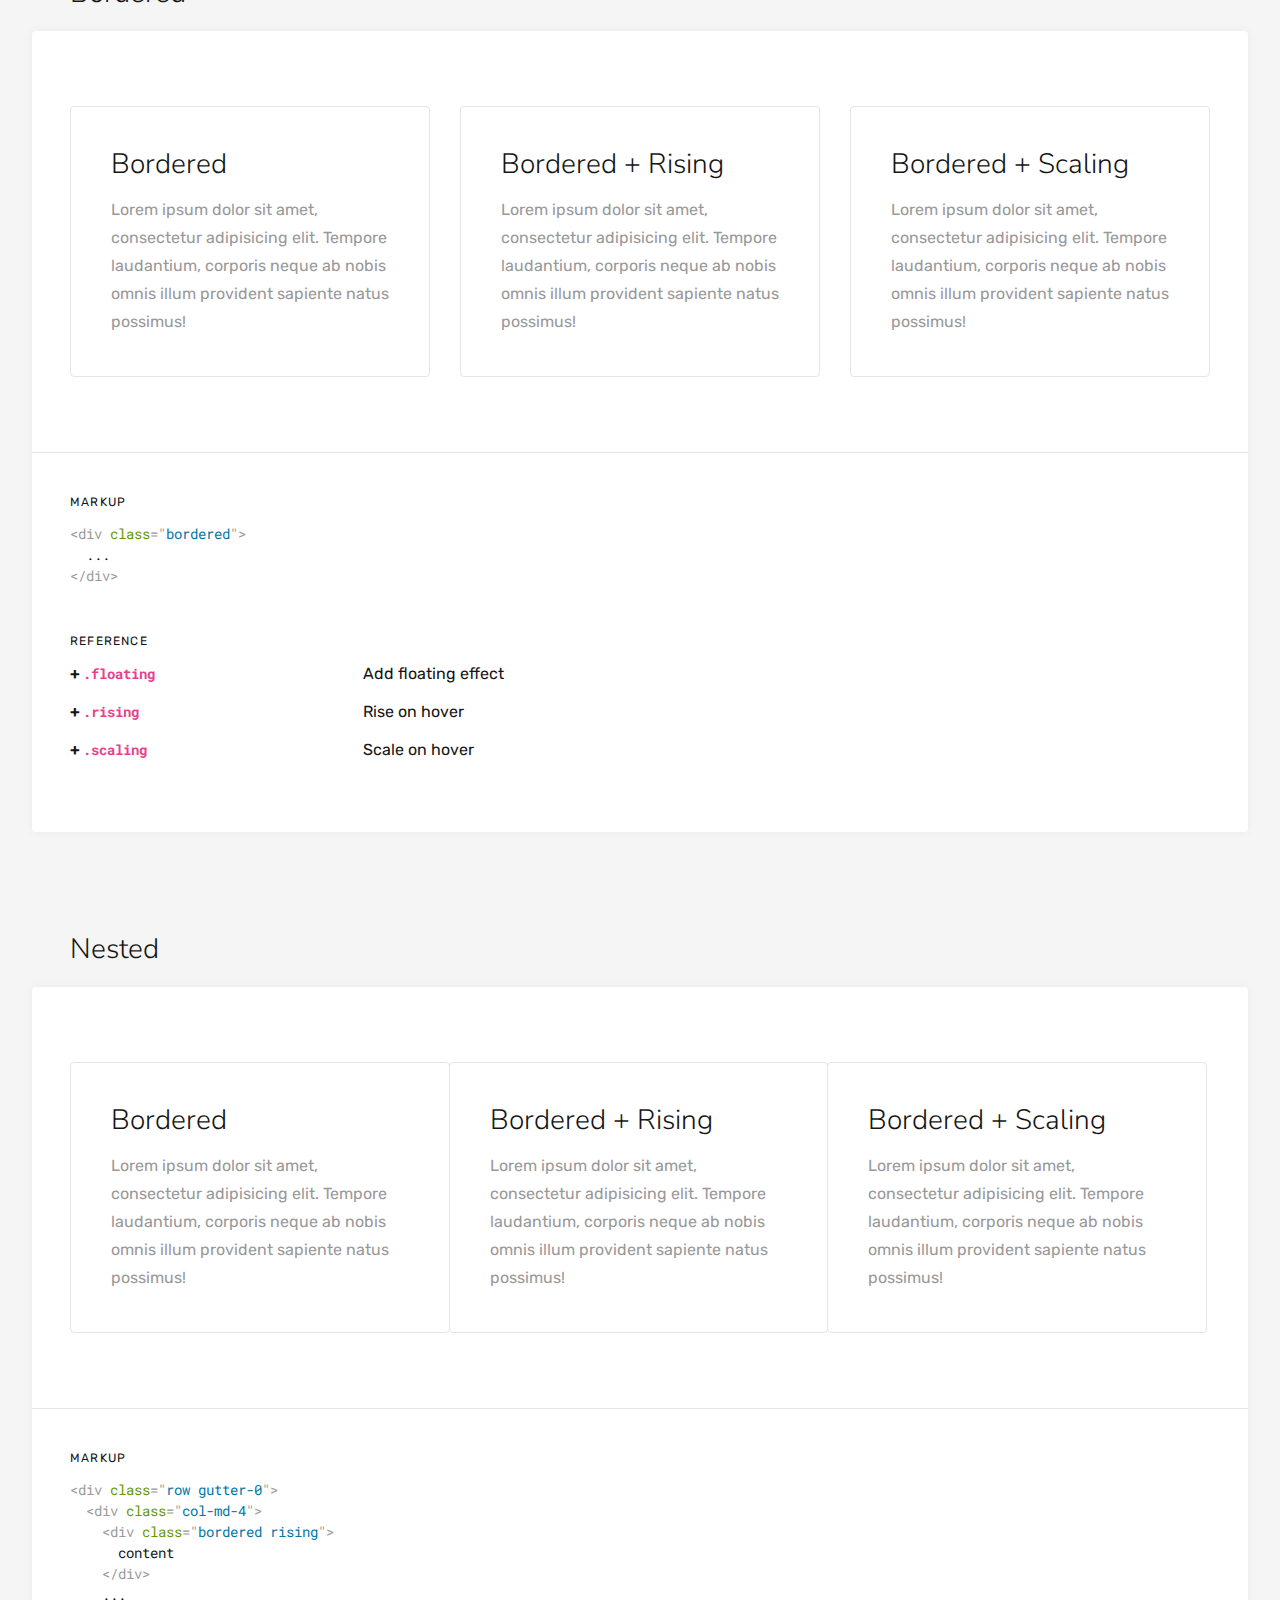
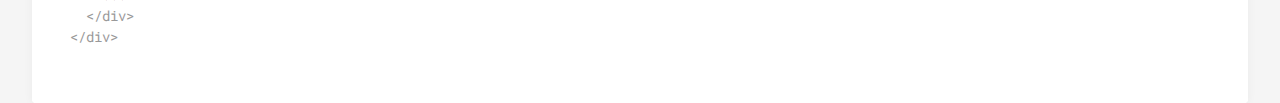
<file: components/boxes.html>
<!DOCTYPE html>
<html lang="en">
  <head>
    <meta charset="utf-8">
    <meta name="viewport" content="width=device-width, initial-scale=1, shrink-to-fit=no">
    <title>Boxes</title>
    <link rel="stylesheet" href="../assets/css/vendor.css" />
    <link rel="stylesheet" href="../assets/css/style.css" />
  </head>
  <body class="bg-light">

    <!-- header -->
    <header class="header-sticky header-light bg-white">
      <div class="container">
        <nav class="navbar navbar-expand-lg navbar-light">
          <a class="navbar-brand" href="../index.html">
            <img class="navbar-logo navbar-logo-light" src="../assets/images/demo/logo/logo-light.svg" alt="Logo">
            <img class="navbar-logo navbar-logo-dark" src="../assets/images/demo/logo/logo-dark.svg" alt="Logo">
          </a>
          <button class="navbar-toggler" type="button" data-toggle="collapse" data-target="#navbarSupportedContent" aria-controls="navbarSupportedContent" aria-expanded="false" aria-label="Toggle navigation"><span class="burger"><span></span></span></button>

          <div class="collapse navbar-collapse" id="navbarSupportedContent">
            <ul class="navbar-nav align-items-center mr-auto">
              <li class="nav-item">
                <a class="nav-link" href="../index.html" role="button">
                  Home
                </a>
              </li>
              <li class="nav-item dropdown">
                <a class="nav-link dropdown-toggle" href="#" id="navbarDropdown" role="button" data-toggle="dropdown" aria-haspopup="true" aria-expanded="false">
                  Pages
                </a>
                <div class="dropdown-menu" aria-labelledby="navbarDropdown">
                  <a class="dropdown-item" href="../landing-pages.html">
                    <span>Landing Pages</span>
                    <p>Start with one of pre-made templates.</p>
                  </a>
                  <div class="dropdown-divider"></div>
                  <a class="dropdown-item" href="../inner-pages.html">
                    <span>Inner Pages</span>
                    <p>Extend your website with these pages.</p>
                  </a>
                  <div class="dropdown-divider"></div>
                  <a class="dropdown-item" href="../app-pages.html">
                    <span>App Pages</span>
                    <p>Add functionality to your website.</p>
                  </a>
                </div>
              </li>
              <li class="nav-item dropdown dropdown-mega">
                <a class="nav-link dropdown-toggle" href="#" id="navbarDropdown-1" role="button" data-toggle="dropdown" aria-haspopup="true" aria-expanded="false">
                  Components
                </a>
                <div class="dropdown-menu" aria-labelledby="navbarDropdown-1">
                  <div class="row">
                    <div class="col">
                      <ul class="mega-list">
                        <li><a href="index.html" class="highlight">Getting Started</a></li>
                        <li><a href="accordions.html">Accordions</a></li>
                        <li><a href="backgrounds.html">Backgrounds</a></li>
                        <li><a href="blog.html">Blog</a></li>
                        <li><a href="boxes.html">Boxes</a></li>
                        <li><a href="buttons.html">Buttons</a></li>
                        <li><a href="cards.html">Cards</a></li>
                        <li><a href="carousels.html">Carousels</a></li>
                        <li><a href="cta.html">CTA</a></li>
                        <li><a href="features.html">Features</a></li>
                      </ul>
                    </div>
                    <div class="col">
                      <ul class="mega-list">
                        <li><a href="footers.html">Footers</a></li>
                        <li><a href="forms.html">Forms</a></li>
                        <li><a href="gallery.html">Gallery</a></li>
                        <li><a href="lightbox.html">Lightbox</a></li>
                        <li><a href="maps.html">Maps</a></li>
                        <li><a href="masonry.html">Masonry</a></li>
                        <li><a href="modals.html">Modals</a></li>
                        <li><a href="partners.html">Partners</a></li>
                        <li><a href="presentation.html">Presentations</a></li>
                        <li><a href="pricing.html">Pricing</a></li>
                      </ul>
                    </div>
                    <div class="col">
                      <ul class="mega-list">
                        <li><a href="progress.html">Progress</a></li>
                        <li><a href="sliders.html">Sliders</a></li>
                        <li><a href="steps.html">Steps</a></li>
                        <li><a href="tables.html">Tables</a></li>
                        <li><a href="tabs.html">Tabs</a></li>
                        <li><a href="testimonials.html">Testimonials</a></li>
                        <li><a href="typed.html">Typed</a></li>
                        <li><a href="typography.html">Typography</a></li>
                        <li><a href="users.html">Users</a></li>
                        <li><a href="utility.html">Utility</a></li>
                      </ul>
                    </div>
                  </div>
                </div>
              </li>
            </ul>

            <ul class="navbar-nav align-items-center mr-0">
              <li class="nav-item dropdown">
                <a class="nav-link dropdown-toggle" href="#" id="navbarDropdown-2" role="button" data-toggle="dropdown" aria-haspopup="true" aria-expanded="false">
                  Michael Doe
                </a>
                <div class="dropdown-menu" aria-labelledby="navbarDropdown">
                  <a class="dropdown-item" href="../html/app/profile.html">Public Profile</a>
                  <a class="dropdown-item" href="../html/app/connections.html">Connections</a>
                  <a class="dropdown-item" href="../html/app/groups.html">Groups</a>
                  <div class="dropdown-divider"></div>
                  <a class="dropdown-item" href="../html/app/settings.html">Settings</a>
                  <a class="dropdown-item" href="../html/app/payments.html">Payments</a>
                </div>
              </li>
            </ul>
          </div>
        </nav>
      </div>
    </header>
    <!-- header -->

    <section class="hero hero-with-header separator-bottom">
      <div class="container">
        <div class="row">
          <div class="col">
            <h1 class="font-weight-bold">Boxes</h1>
            <p>Modular elements that can be used to customise any component.</p>
          </div>
        </div>
        <div class="row">
          <div class="col">
            <nav aria-label="breadcrumb">
              <ol class="breadcrumb breadcrumb-custom">
                <li class="breadcrumb-item"><a href="/">Home</a></li>
                <li class="breadcrumb-item"><a href="/components/">Components</a></li>
                <li class="breadcrumb-item active" aria-current="page">Boxes</li>
              </ol>
            </nav>
          </div>
        </div>
      </div>    
    </section>


    <!-- boxed -->
    <section class="component">
      <div class="container">
        <div class="row align-items-center">
          <div class="col">
            <h4>Boxed</h4>
          </div>
        </div>
      </div>
      <div class="tab-content" id="component-1">

        <div class="tab-pane show active bg-light" id="component-1-1" role="tabpanel" aria-labelledby="component-1-1">
          <div class="component-example">
            <div class="container">
              <div class="row gutter-3">
                <div class="col-md-6 col-lg-4">
                  <div class="boxed p-4">
                    <h4>Boxed</h4>
                    <p>Lorem ipsum dolor sit amet, consectetur adipisicing elit. Tempore laudantium, corporis neque ab nobis omnis illum provident sapiente natus possimus!</p>
                  </div>
                </div>

                <div class="col-md-6 col-lg-4">
                  <div class="boxed rising p-4">
                    <h4>Boxed + Rising</h4>
                    <p>Lorem ipsum dolor sit amet, consectetur adipisicing elit. Tempore laudantium, corporis neque ab nobis omnis illum provident sapiente natus possimus!</p>
                  </div>
                </div>

                <div class="col-md-6 col-lg-4">
                  <div class="boxed scaling p-4">
                    <h4>Boxed + Scaling</h4>
                    <p>Lorem ipsum dolor sit amet, consectetur adipisicing elit. Tempore laudantium, corporis neque ab nobis omnis illum provident sapiente natus possimus!</p>
                  </div>
                </div>
              </div>
            </div>
          </div>
          <div class="component-details bg-white">
            <div class="container">
              <div class="row component-details-markup">
                <div class="col">
                  <pre><code class="language-markup">&lt;div class="boxed">
  ...
&lt;/div></code></pre>
                </div>
              </div>
              <div class="row component-details-reference">
                <div class="col">
                  <dl class="row">
                    <dt class="col-sm-3">+ <code>.floating</code></dt>
                    <dd class="col-sm-9">Add floating effect</dd>

                    <dt class="col-sm-3">+ <code>.rising</code></dt>
                    <dd class="col-sm-9">Rise on hover</dd>

                    <dt class="col-sm-3">+ <code>.scaling</code></dt>
                    <dd class="col-sm-9">Scale on hover</dd>
                  </dl>
                </div>
              </div>
            </div>
          </div>
        </div>

      </div>
    </section>
    <!-- / boxed -->


    <!-- bordered -->
    <section class="component">
      <div class="container">
        <div class="row align-items-center">
          <div class="col">
            <h4>Bordered</h4>
          </div>
        </div>
      </div>
      <div class="tab-content" id="component-1">

        <div class="tab-pane show active" id="component-1-1" role="tabpanel" aria-labelledby="component-1-1">
          <div class="component-example">
            <div class="container">
              <div class="row">
                <div class="col-md-6 col-lg-4">
                  <div class="bordered p-4">
                    <h4>Bordered</h4>
                    <p>Lorem ipsum dolor sit amet, consectetur adipisicing elit. Tempore laudantium, corporis neque ab nobis omnis illum provident sapiente natus possimus!</p>
                  </div>
                </div>

                <div class="col-md-6 col-lg-4">
                  <div class="bordered rising p-4">
                    <h4>Bordered + Rising</h4>
                    <p>Lorem ipsum dolor sit amet, consectetur adipisicing elit. Tempore laudantium, corporis neque ab nobis omnis illum provident sapiente natus possimus!</p>
                  </div>
                </div>

                <div class="col-md-6 col-lg-4">
                  <div class="bordered scaling p-4">
                    <h4>Bordered + Scaling</h4>
                    <p>Lorem ipsum dolor sit amet, consectetur adipisicing elit. Tempore laudantium, corporis neque ab nobis omnis illum provident sapiente natus possimus!</p>
                  </div>
                </div>
              </div>
            </div>
          </div>
          <div class="component-details bg-white">
            <div class="container">
              <div class="row component-details-markup">
                <div class="col">
                  <pre><code class="language-markup">&lt;div class="bordered">
  ...
&lt;/div></code></pre>
                </div>
              </div>
              <div class="row component-details-reference">
                <div class="col">
                  <dl class="row">
                    <dt class="col-sm-3">+ <code>.floating</code></dt>
                    <dd class="col-sm-9">Add floating effect</dd>

                    <dt class="col-sm-3">+ <code>.rising</code></dt>
                    <dd class="col-sm-9">Rise on hover</dd>

                    <dt class="col-sm-3">+ <code>.scaling</code></dt>
                    <dd class="col-sm-9">Scale on hover</dd>
                  </dl>
                </div>
              </div>
            </div>
          </div>
        </div>

      </div>
    </section>
    <!-- / bordered -->


    <!-- nested -->
    <section class="component">
      <div class="container">
        <div class="row align-items-center">
          <div class="col">
            <h4>Nested</h4>
          </div>
        </div>
      </div>
      <div class="tab-content" id="component-1">

        <div class="tab-pane show active" id="component-1-1" role="tabpanel" aria-labelledby="component-1-1">
          <div class="component-example">
            <div class="container">
              <div class="row gutter-0">
                <div class="col-md-6 col-lg-4">
                  <div class="bordered p-4">
                    <h4>Bordered</h4>
                    <p>Lorem ipsum dolor sit amet, consectetur adipisicing elit. Tempore laudantium, corporis neque ab nobis omnis illum provident sapiente natus possimus!</p>
                  </div>
                </div>
                <div class="col-md-6 col-lg-4">
                  <div class="bordered rising p-4">
                    <h4>Bordered + Rising</h4>
                    <p>Lorem ipsum dolor sit amet, consectetur adipisicing elit. Tempore laudantium, corporis neque ab nobis omnis illum provident sapiente natus possimus!</p>
                  </div>
                </div>
                <div class="col-md-6 col-lg-4">
                  <div class="bordered scaling p-4 bg-white">
                    <h4>Bordered + Scaling</h4>
                    <p>Lorem ipsum dolor sit amet, consectetur adipisicing elit. Tempore laudantium, corporis neque ab nobis omnis illum provident sapiente natus possimus!</p>
                  </div>
                </div>
              </div>
            </div>
          </div>
          <div class="component-details bg-white">
            <div class="container">
              <div class="row component-details-markup">
                <div class="col">
                  <pre><code class="language-markup">&lt;div class="row gutter-0">
  &lt;div class="col-md-4">
    &lt;div class="bordered rising">
      content
    &lt;/div>
    ...
  &lt;/div>
&lt;/div></code></pre>
                </div>
              </div>
            </div>
          </div>
        </div>

      </div>
    </section>
    <!-- / nested -->


    <script src="../assets/js/vendor.js"></script>
    <script src="../assets/js/app.js"></script>
  </body>
</html>
</file>
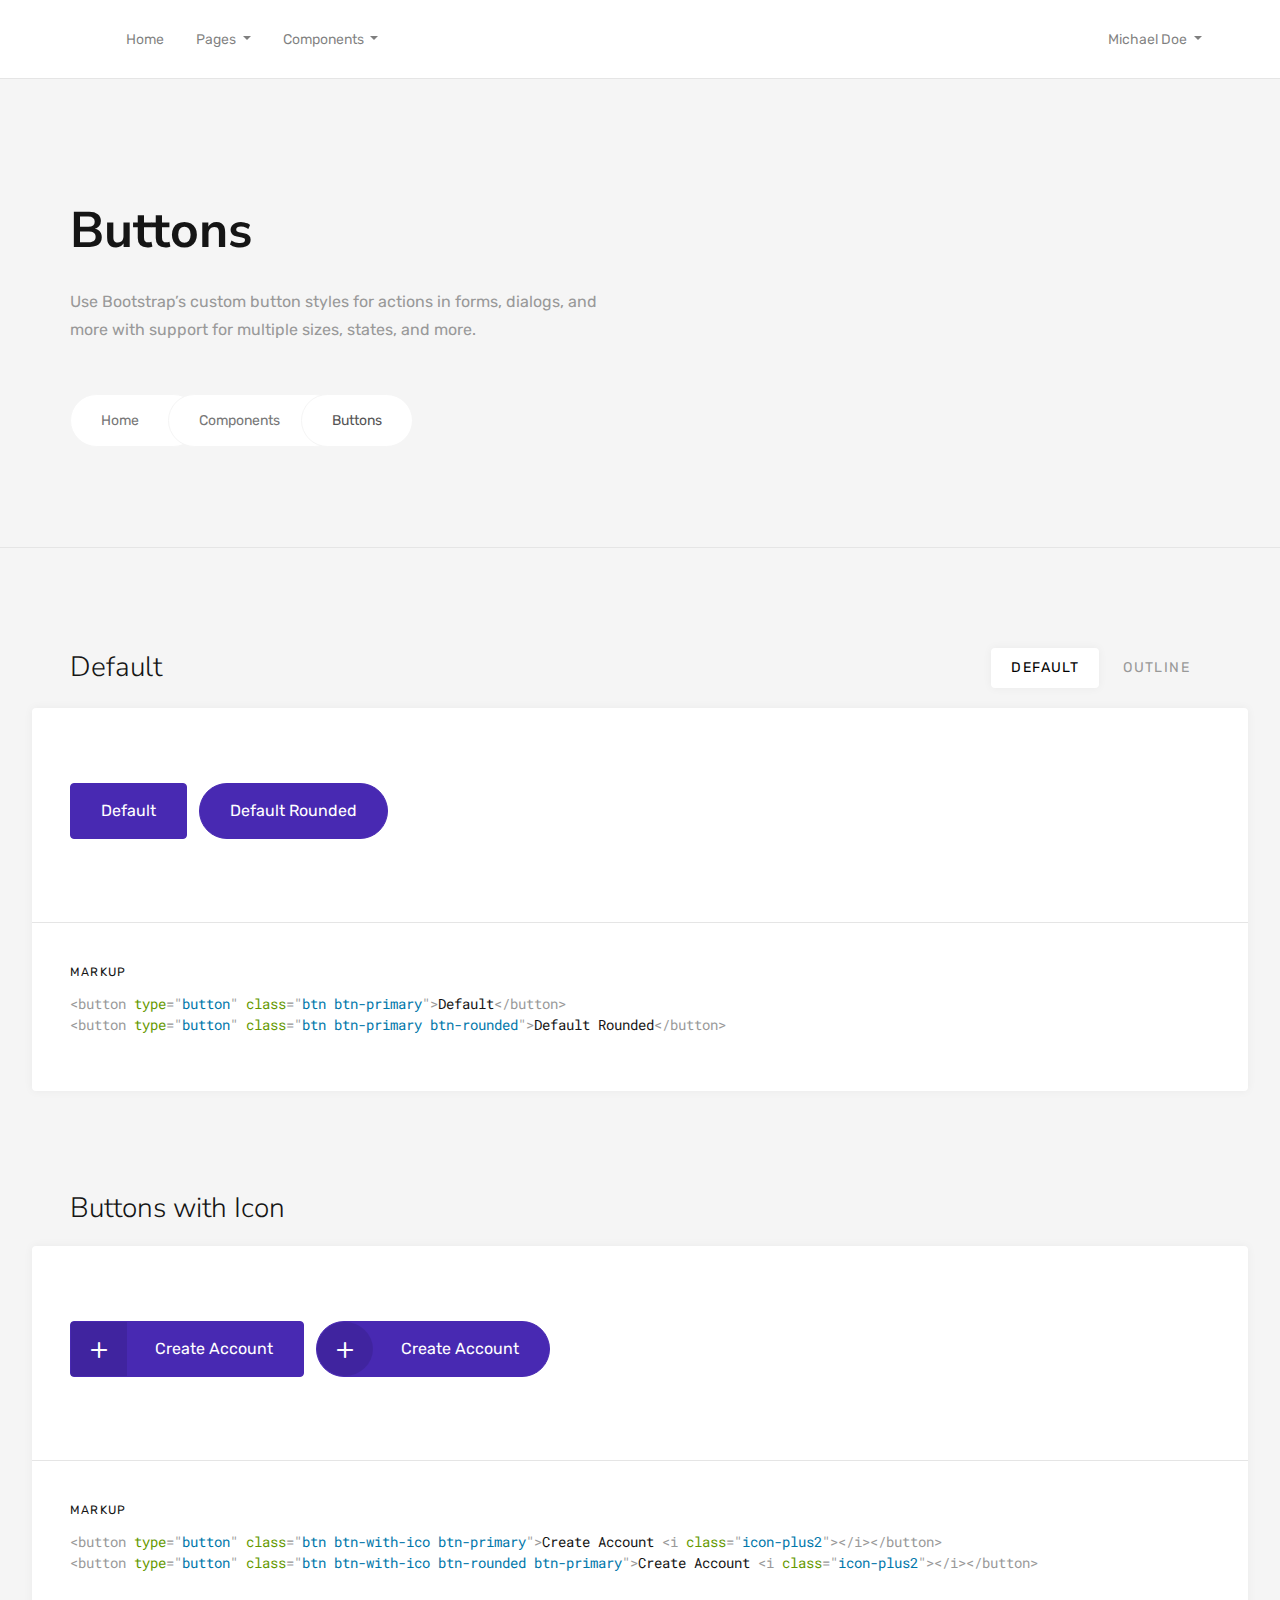
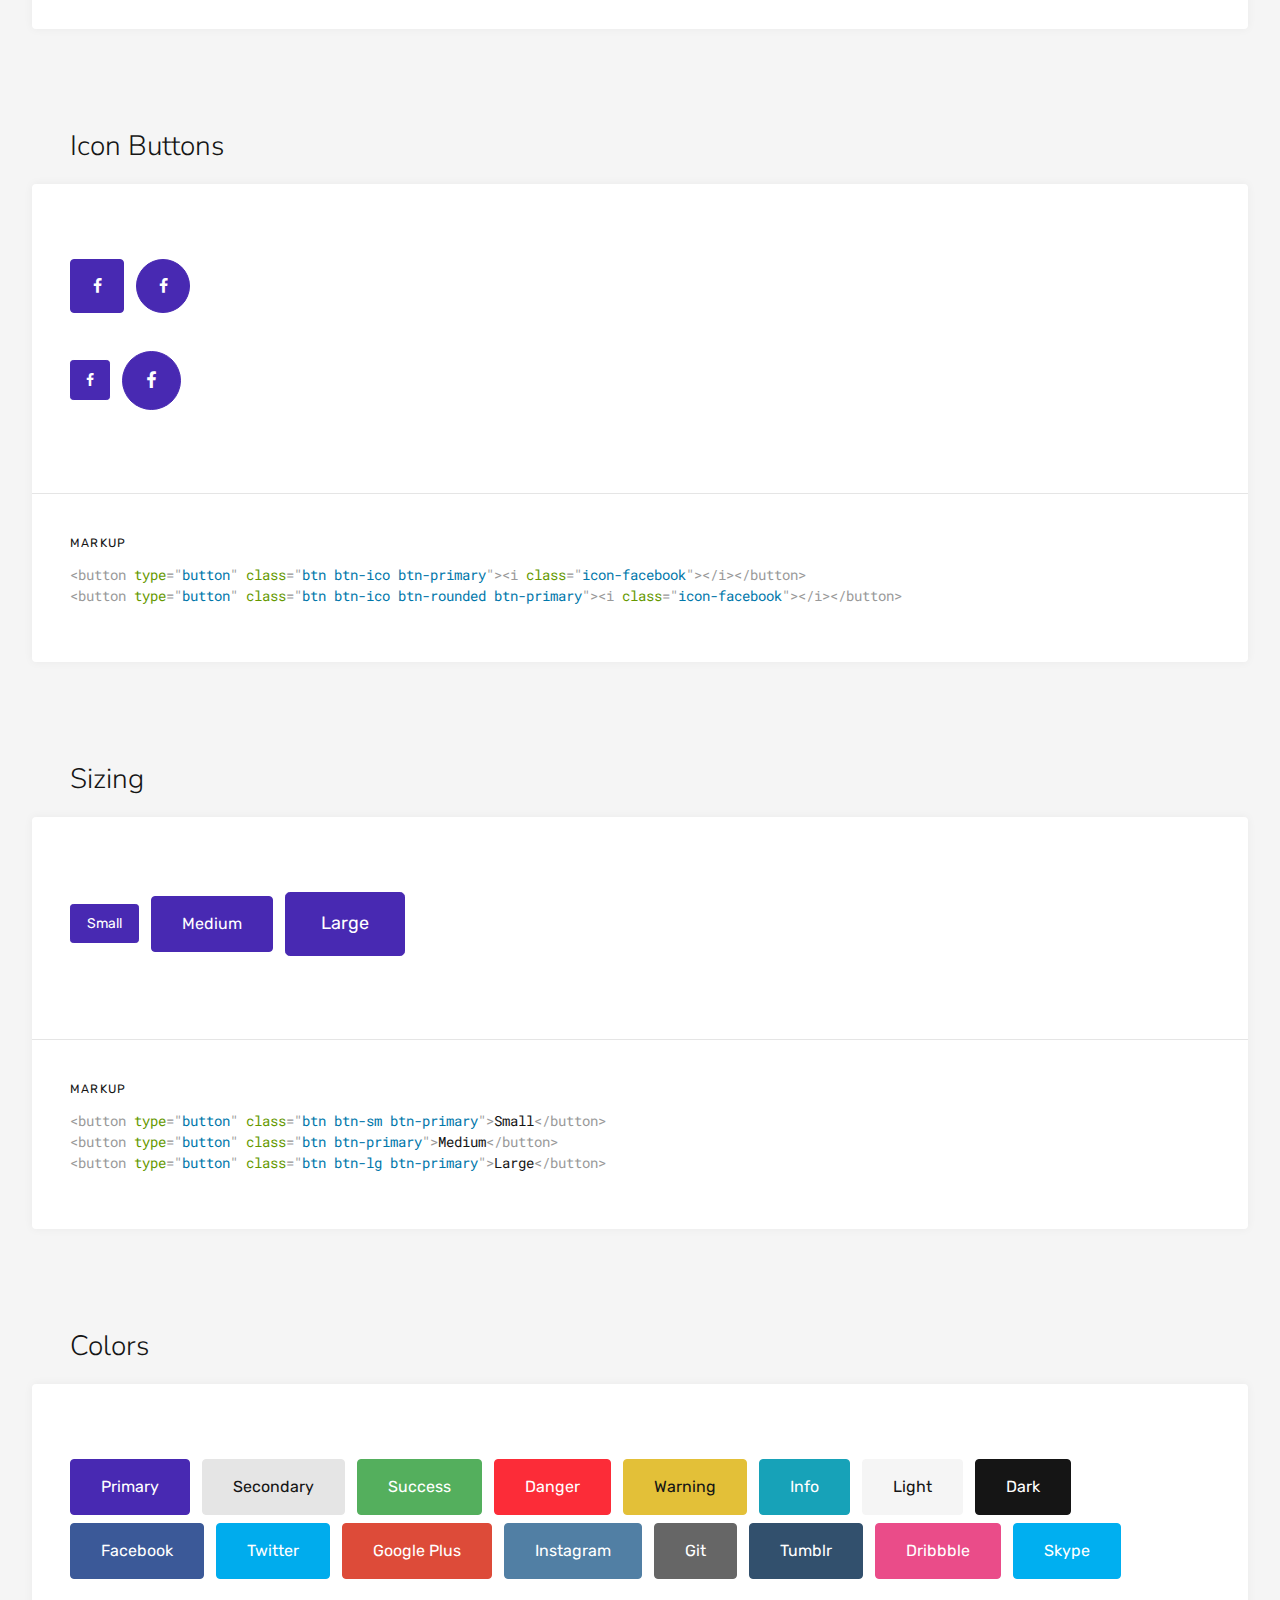
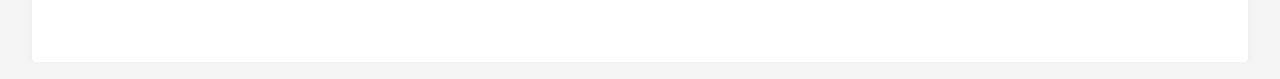
<file: components/buttons.html>
<!DOCTYPE html>
<html lang="en">
  <head>
    <meta charset="utf-8">
    <meta name="viewport" content="width=device-width, initial-scale=1, shrink-to-fit=no">
    <title>Buttons</title>
    <link rel="stylesheet" href="../assets/css/vendor.css" />
    <link rel="stylesheet" href="../assets/css/style.css" />
  </head>
  <body class="bg-light">

    <!-- header -->
    <header class="header-sticky header-light bg-white">
      <div class="container">
        <nav class="navbar navbar-expand-lg navbar-light">
          <a class="navbar-brand" href="../index.html">
            <img class="navbar-logo navbar-logo-light" src="../assets/images/demo/logo/logo-light.svg" alt="Logo">
            <img class="navbar-logo navbar-logo-dark" src="../assets/images/demo/logo/logo-dark.svg" alt="Logo">
          </a>
          <button class="navbar-toggler" type="button" data-toggle="collapse" data-target="#navbarSupportedContent" aria-controls="navbarSupportedContent" aria-expanded="false" aria-label="Toggle navigation"><span class="burger"><span></span></span></button>

          <div class="collapse navbar-collapse" id="navbarSupportedContent">
            <ul class="navbar-nav align-items-center mr-auto">
              <li class="nav-item">
                <a class="nav-link" href="../index.html" role="button">
                  Home
                </a>
              </li>
              <li class="nav-item dropdown">
                <a class="nav-link dropdown-toggle" href="#" id="navbarDropdown" role="button" data-toggle="dropdown" aria-haspopup="true" aria-expanded="false">
                  Pages
                </a>
                <div class="dropdown-menu" aria-labelledby="navbarDropdown">
                  <a class="dropdown-item" href="../landing-pages.html">
                    <span>Landing Pages</span>
                    <p>Start with one of pre-made templates.</p>
                  </a>
                  <div class="dropdown-divider"></div>
                  <a class="dropdown-item" href="../inner-pages.html">
                    <span>Inner Pages</span>
                    <p>Extend your website with these pages.</p>
                  </a>
                  <div class="dropdown-divider"></div>
                  <a class="dropdown-item" href="../app-pages.html">
                    <span>App Pages</span>
                    <p>Add functionality to your website.</p>
                  </a>
                </div>
              </li>
              <li class="nav-item dropdown dropdown-mega">
                <a class="nav-link dropdown-toggle" href="#" id="navbarDropdown-1" role="button" data-toggle="dropdown" aria-haspopup="true" aria-expanded="false">
                  Components
                </a>
                <div class="dropdown-menu" aria-labelledby="navbarDropdown-1">
                  <div class="row">
                    <div class="col">
                      <ul class="mega-list">
                        <li><a href="index.html" class="highlight">Getting Started</a></li>
                        <li><a href="accordions.html">Accordions</a></li>
                        <li><a href="backgrounds.html">Backgrounds</a></li>
                        <li><a href="blog.html">Blog</a></li>
                        <li><a href="boxes.html">Boxes</a></li>
                        <li><a href="buttons.html">Buttons</a></li>
                        <li><a href="cards.html">Cards</a></li>
                        <li><a href="carousels.html">Carousels</a></li>
                        <li><a href="cta.html">CTA</a></li>
                        <li><a href="features.html">Features</a></li>
                      </ul>
                    </div>
                    <div class="col">
                      <ul class="mega-list">
                        <li><a href="footers.html">Footers</a></li>
                        <li><a href="forms.html">Forms</a></li>
                        <li><a href="gallery.html">Gallery</a></li>
                        <li><a href="lightbox.html">Lightbox</a></li>
                        <li><a href="maps.html">Maps</a></li>
                        <li><a href="masonry.html">Masonry</a></li>
                        <li><a href="modals.html">Modals</a></li>
                        <li><a href="partners.html">Partners</a></li>
                        <li><a href="presentation.html">Presentations</a></li>
                        <li><a href="pricing.html">Pricing</a></li>
                      </ul>
                    </div>
                    <div class="col">
                      <ul class="mega-list">
                        <li><a href="progress.html">Progress</a></li>
                        <li><a href="sliders.html">Sliders</a></li>
                        <li><a href="steps.html">Steps</a></li>
                        <li><a href="tables.html">Tables</a></li>
                        <li><a href="tabs.html">Tabs</a></li>
                        <li><a href="testimonials.html">Testimonials</a></li>
                        <li><a href="typed.html">Typed</a></li>
                        <li><a href="typography.html">Typography</a></li>
                        <li><a href="users.html">Users</a></li>
                        <li><a href="utility.html">Utility</a></li>
                      </ul>
                    </div>
                  </div>
                </div>
              </li>
            </ul>

            <ul class="navbar-nav align-items-center mr-0">
              <li class="nav-item dropdown">
                <a class="nav-link dropdown-toggle" href="#" id="navbarDropdown-2" role="button" data-toggle="dropdown" aria-haspopup="true" aria-expanded="false">
                  Michael Doe
                </a>
                <div class="dropdown-menu" aria-labelledby="navbarDropdown">
                  <a class="dropdown-item" href="../html/app/profile.html">Public Profile</a>
                  <a class="dropdown-item" href="../html/app/connections.html">Connections</a>
                  <a class="dropdown-item" href="../html/app/groups.html">Groups</a>
                  <div class="dropdown-divider"></div>
                  <a class="dropdown-item" href="../html/app/settings.html">Settings</a>
                  <a class="dropdown-item" href="../html/app/payments.html">Payments</a>
                </div>
              </li>
            </ul>
          </div>
        </nav>
      </div>
    </header>
    <!-- header -->


    <section class="hero hero-with-header separator-bottom">
      <div class="container">
        <div class="row">
          <div class="col-md-6">
            <h1 class="font-weight-bold">Buttons</h1>
            <p>Use Bootstrap’s custom button styles for actions in forms, dialogs, and more with support for multiple sizes, states, and more.</p>
          </div>
        </div>
        <div class="row">
          <div class="col">
            <nav aria-label="breadcrumb">
              <ol class="breadcrumb breadcrumb-custom">
                <li class="breadcrumb-item"><a href="/">Home</a></li>
                <li class="breadcrumb-item"><a href="/components/">Components</a></li>
                <li class="breadcrumb-item active" aria-current="page">Buttons</li>
              </ol>
            </nav>
          </div>
        </div>
      </div>    
    </section>


    <!-- default -->
    <section id="default" class="component">
      <div class="container">
        <div class="row align-items-center">
          <div class="col">
            <h4>Default</h4>
          </div>
          <div class="col text-right">
            <div class="nav nav-docs nav-lavalamp">
              <a class="nav-item nav-link active show" data-toggle="tab" href="#component-1-1">Default</a>
              <a class="nav-item nav-link" data-toggle="tab" href="#component-1-2">Outline</a>
            </div>
          </div>
        </div>
      </div>
      <div class="tab-content" id="component-1">

        <div class="tab-pane show active" id="component-1-1" role="tabpanel" aria-labelledby="component-1-1">
          <div class="component-example">
            <div class="container">
              <div class="row">
                <div class="col btn-demo">
                  <button type="button" class="btn btn-primary">Default</button>
                  <button type="button" class="btn btn-primary btn-rounded">Default Rounded</button>
                </div>
              </div>
            </div>
          </div>
          <div class="component-details">
            <div class="container">
              <div class="row component-details-markup">
                <div class="col">
                  <pre><code class="language-markup">&lt;button type="button" class="btn btn-primary">Default&lt;/button>
&lt;button type="button" class="btn btn-primary btn-rounded">Default Rounded&lt;/button></code></pre>
                </div>
              </div>
            </div>
          </div>
        </div>

        <div class="tab-pane" id="component-1-2" role="tabpanel" aria-labelledby="component-1-2">
          <div class="component-example">
            <div class="container">
              <div class="row">
                <div class="col btn-demo">
                  <button type="button" class="btn btn-outline-primary">Default</button>
                  <button type="button" class="btn btn-outline-primary btn-rounded">Default Rounded</button>
                </div>
              </div>
            </div>
          </div>
          <div class="component-details">
            <div class="container">
              <div class="row component-details-markup">
                <div class="col">
                  <pre><code class="language-markup">&lt;button type="button" class="btn btn-outline-primary">Default&lt;/button>
&lt;button type="button" class="btn btn-outline-primary btn-rounded">Default Rounded&lt;/button></code></pre>
                </div>
              </div>
            </div>
          </div>
        </div>

      </div>
    </section>
    <!-- / default -->



    <!-- with icon -->
    <section class="component">
      <div class="container">
        <h4>Buttons with Icon</h4>
      </div>

      <div class="tab-content" id="component-2">
        <div class="tab-pane show active" id="component-2-1" role="tabpanel" aria-labelledby="component-2-1">

          <div class="component-example">
            <div class="container">
              <div class="row">
                <div class="col btn-demo">
                  <button type="button" class="btn btn-with-ico btn-primary">Create Account <i class="icon-plus2"></i></button>
                  <button type="button" class="btn btn-with-ico btn-rounded btn-primary">Create Account <i class="icon-plus2"></i></button>
                </div>
              </div>
            </div>
          </div>
          <div class="component-details">
            <div class="container">
              <div class="row component-details-markup">
                <div class="col">
                  <pre><code class="language-markup">&lt;button type="button" class="btn btn-with-ico btn-primary">Create Account &lt;i class="icon-plus2">&lt;/i>&lt;/button>
&lt;button type="button" class="btn btn-with-ico btn-rounded btn-primary">Create Account &lt;i class="icon-plus2">&lt;/i>&lt;/button></code></pre>
                </div>
              </div>
            </div>
          </div>

        </div>
      </div>

    </section>
    <!-- / with icon -->


    <!-- icon -->
    <section class="component">
      <div class="container">
        <h4>Icon Buttons</h4>
      </div>

      <div class="tab-content" id="component-2">
        <div class="tab-pane show active" id="component-2-1" role="tabpanel" aria-labelledby="component-2-1">

          <div class="component-example">
            <div class="container">
              <div class="row">
                <div class="col btn-demo">
                  <button type="button" class="btn btn-ico btn-primary"><i class="icon-facebook"></i></button>
                  <button type="button" class="btn btn-ico btn-rounded btn-primary"><i class="icon-facebook"></i></button>
                </div>
              </div>
              <div class="row">
                <div class="col btn-demo">
                  <button type="button" class="btn btn-ico btn-sm btn-primary"><i class="icon-facebook"></i></button>
                  <button type="button" class="btn btn-ico btn-lg btn-rounded btn-primary"><i class="icon-facebook"></i></button>
                </div>
              </div>
            </div>
          </div>
          <div class="component-details">
            <div class="container">
              <div class="row component-details-markup">
                <div class="col">
                  <pre><code class="language-markup">&lt;button type="button" class="btn btn-ico btn-primary">&lt;i class="icon-facebook">&lt;/i>&lt;/button>
&lt;button type="button" class="btn btn-ico btn-rounded btn-primary">&lt;i class="icon-facebook">&lt;/i>&lt;/button></code></pre>
                </div>
              </div>
            </div>
          </div>

        </div>
      </div>

    </section>
    <!-- / icon -->


    <!-- sizing -->
    <section class="component">
      <div class="container">
        <h4>Sizing</h4>
      </div>

      <div class="tab-content" id="component-2">
        <div class="tab-pane show active" id="component-2-1" role="tabpanel" aria-labelledby="component-2-1">

          <div class="component-example">
            <div class="container">
              <div class="row">
                <div class="col btn-demo">
                  <button type="button" class="btn btn-sm btn-primary">Small</button>
                  <button type="button" class="btn btn-primary">Medium</button>
                  <button type="button" class="btn btn-lg btn-primary">Large</button>
                </div>
              </div>
            </div>
          </div>
          <div class="component-details">
            <div class="container">
              <div class="row component-details-markup">
                <div class="col">
                  <pre><code class="language-markup">&lt;button type="button" class="btn btn-sm btn-primary">Small&lt;/button>
&lt;button type="button" class="btn btn-primary">Medium&lt;/button>
&lt;button type="button" class="btn btn-lg btn-primary">Large&lt;/button></code></pre>
                </div>
              </div>
            </div>
          </div>

        </div>
      </div>

    </section>
    <!-- / sizing -->



    <!-- colors -->
    <section class="component">
      <div class="container">
        <h4>Colors</h4>
      </div>

      <div class="tab-content" id="component-2">
        <div class="tab-pane show active" id="component-2-1" role="tabpanel" aria-labelledby="component-2-1">

          <!---->
          <div class="component-example">
            <div class="container">
              <div class="row">
                <div class="col btn-demo">
                  <button type="button" class="btn btn-primary">Primary</button>
                  <button type="button" class="btn btn-secondary">Secondary</button>
                  <button type="button" class="btn btn-success">Success</button>
                  <button type="button" class="btn btn-danger">Danger</button>
                  <button type="button" class="btn btn-warning">Warning</button>
                  <button type="button" class="btn btn-info">Info</button>
                  <button type="button" class="btn btn-light">Light</button>
                  <button type="button" class="btn btn-dark">Dark</button>
                  <button type="button" class="btn btn-facebook">Facebook</button>
                  <button type="button" class="btn btn-twitter">Twitter</button>
                  <button type="button" class="btn btn-google-plus">Google Plus</button>
                  <button type="button" class="btn btn-instagram">Instagram</button>
                  <button type="button" class="btn btn-git">Git</button>
                  <button type="button" class="btn btn-tumblr">Tumblr</button>
                  <button type="button" class="btn btn-dribbble">Dribbble</button>
                  <button type="button" class="btn btn-skype">Skype</button>
                </div>
              </div>
            </div>
          </div>
          <!---->

        </div>
      </div>

    </section>
    <!-- / colors -->



    <script src="../assets/js/vendor.js"></script>
    <script src="../assets/js/app.js"></script>
  </body>
</html>
</file>
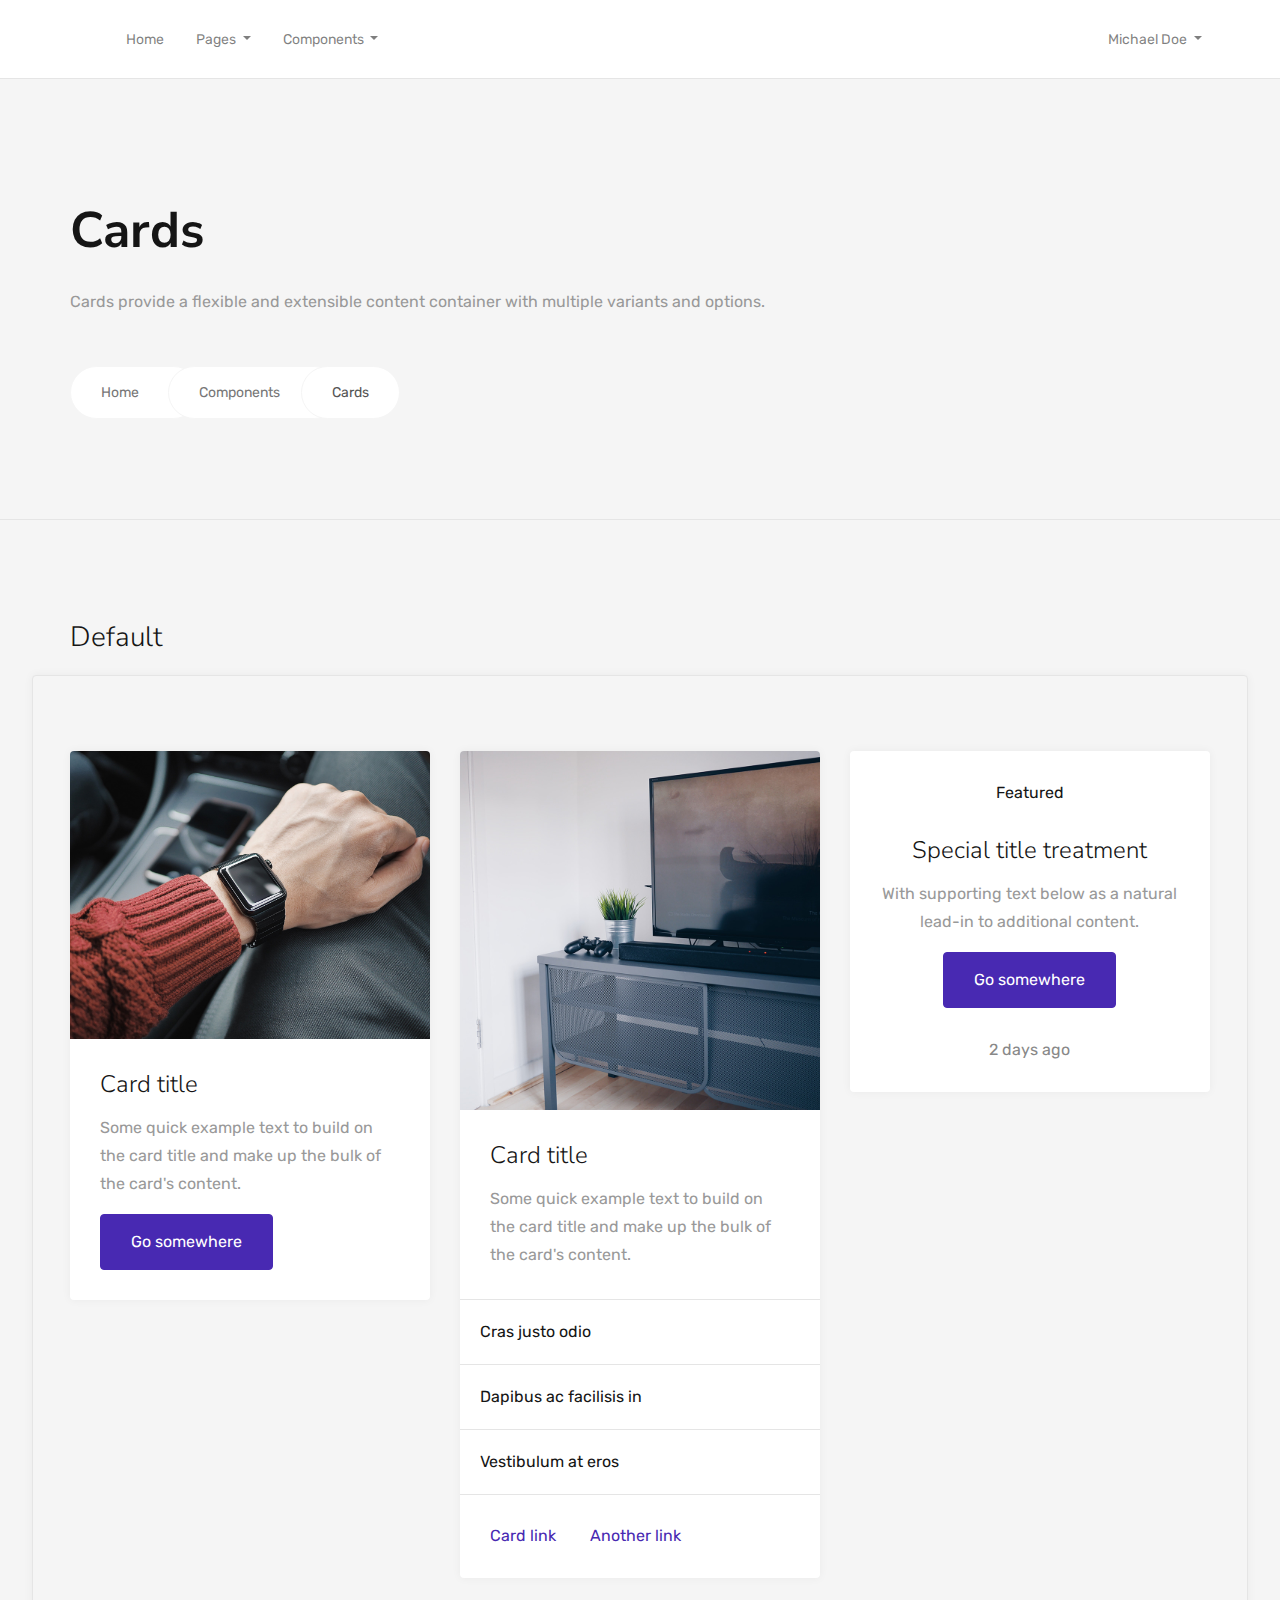
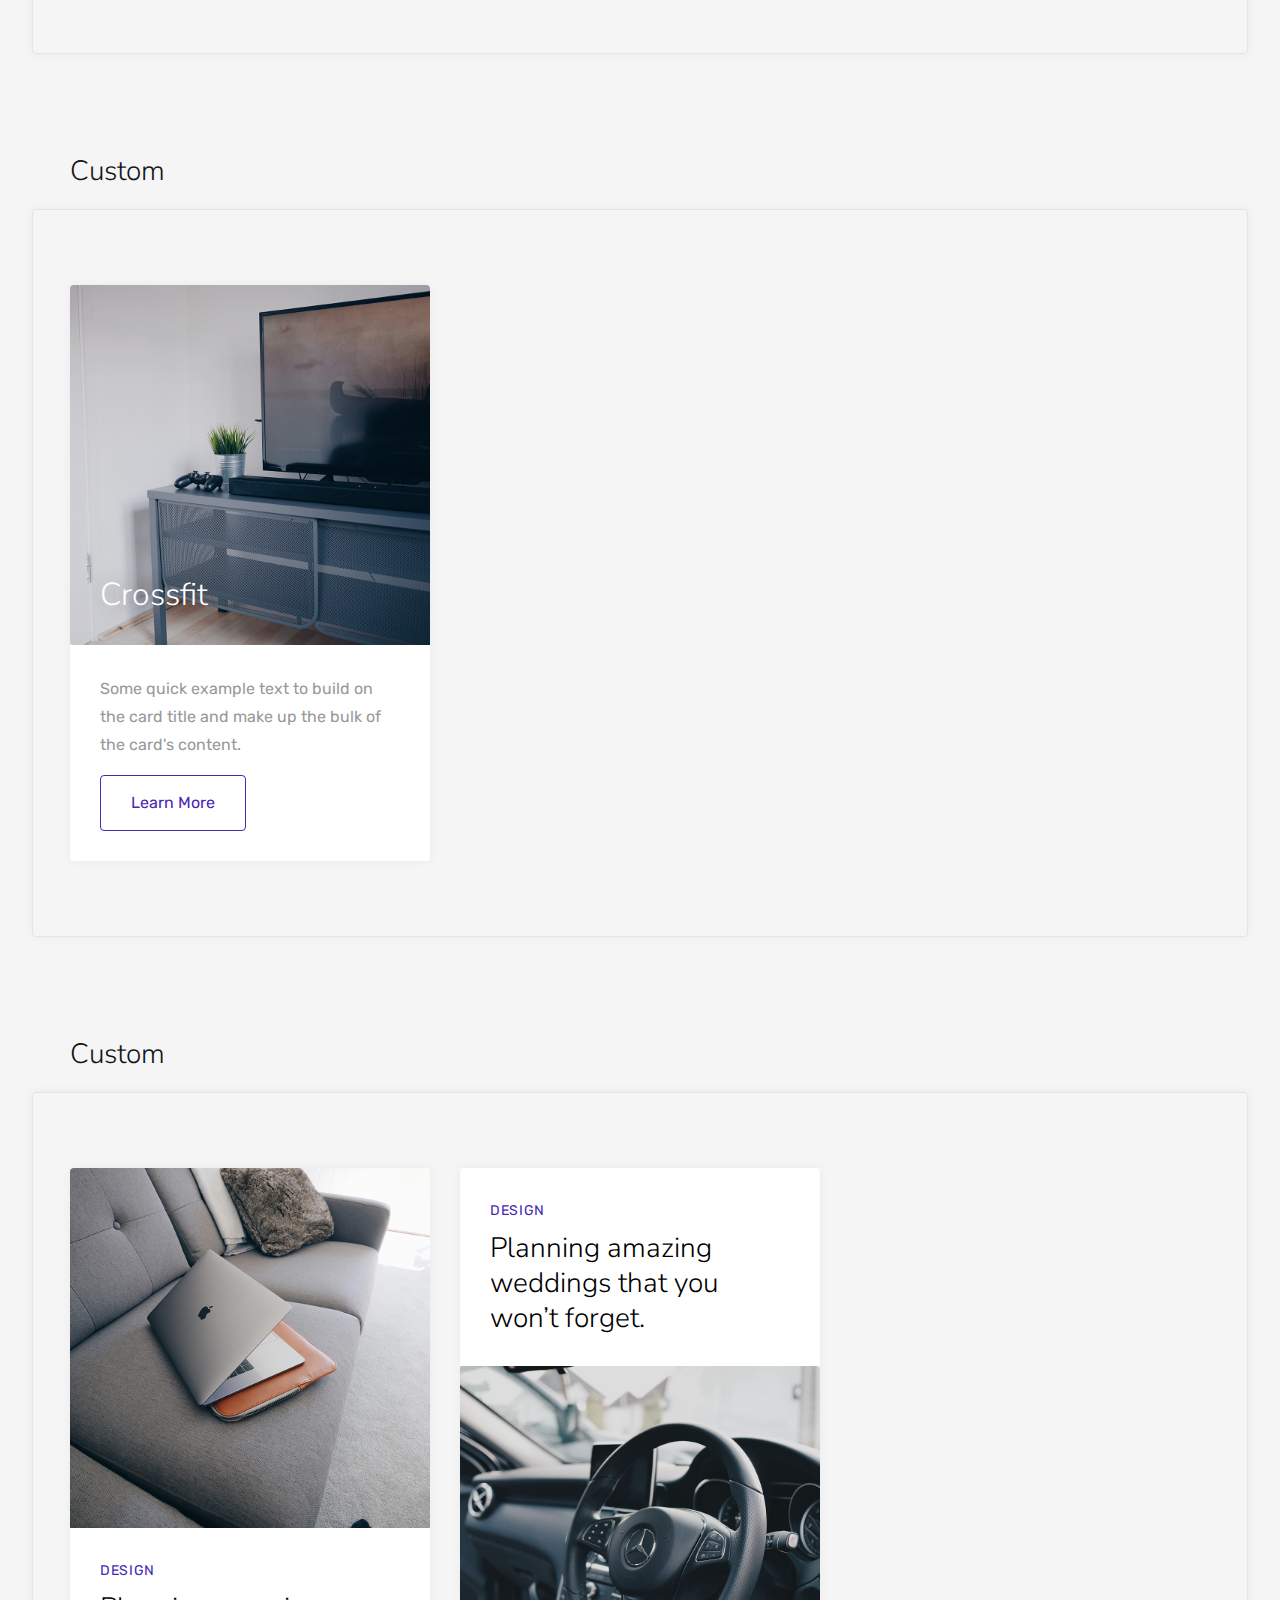
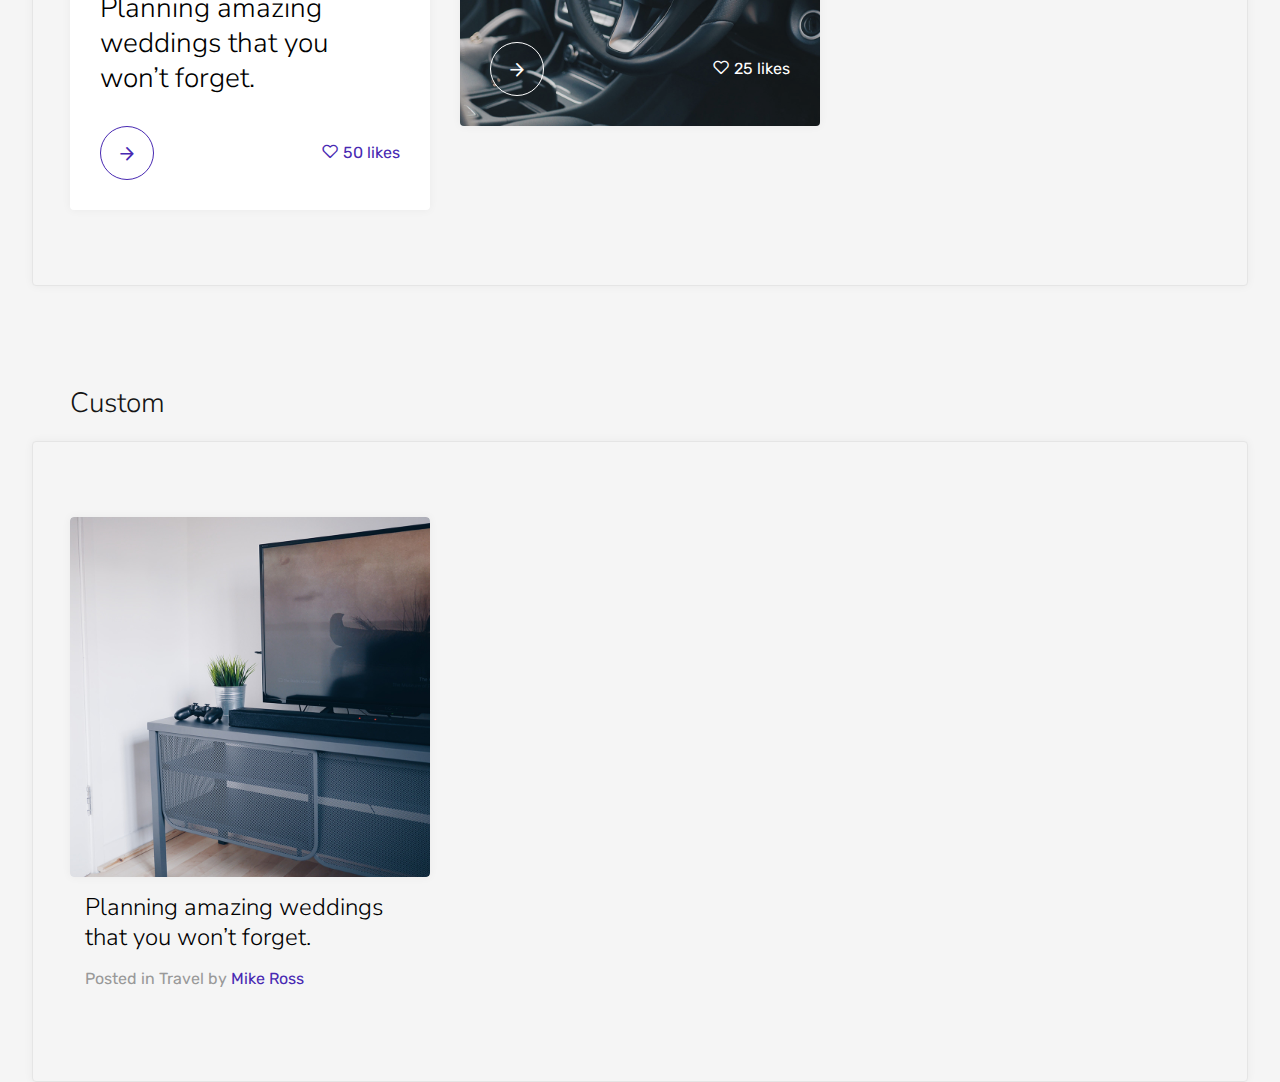
<file: components/cards.html>
<!DOCTYPE html>
<html lang="en">
  <head>
    <meta charset="utf-8">
    <meta name="viewport" content="width=device-width, initial-scale=1, shrink-to-fit=no">
    <title>Cards</title>
    <link rel="stylesheet" href="../assets/css/vendor.css" />
    <link rel="stylesheet" href="../assets/css/style.css" />
  </head>
  <body class="bg-light">

    <!-- header -->
    <header class="header-sticky header-light bg-white">
      <div class="container">
        <nav class="navbar navbar-expand-lg navbar-light">
          <a class="navbar-brand" href="../index.html">
            <img class="navbar-logo navbar-logo-light" src="../assets/images/demo/logo/logo-light.svg" alt="Logo">
            <img class="navbar-logo navbar-logo-dark" src="../assets/images/demo/logo/logo-dark.svg" alt="Logo">
          </a>
          <button class="navbar-toggler" type="button" data-toggle="collapse" data-target="#navbarSupportedContent" aria-controls="navbarSupportedContent" aria-expanded="false" aria-label="Toggle navigation"><span class="burger"><span></span></span></button>

          <div class="collapse navbar-collapse" id="navbarSupportedContent">
            <ul class="navbar-nav align-items-center mr-auto">
              <li class="nav-item">
                <a class="nav-link" href="../index.html" role="button">
                  Home
                </a>
              </li>
              <li class="nav-item dropdown">
                <a class="nav-link dropdown-toggle" href="#" id="navbarDropdown" role="button" data-toggle="dropdown" aria-haspopup="true" aria-expanded="false">
                  Pages
                </a>
                <div class="dropdown-menu" aria-labelledby="navbarDropdown">
                  <a class="dropdown-item" href="../landing-pages.html">
                    <span>Landing Pages</span>
                    <p>Start with one of pre-made templates.</p>
                  </a>
                  <div class="dropdown-divider"></div>
                  <a class="dropdown-item" href="../inner-pages.html">
                    <span>Inner Pages</span>
                    <p>Extend your website with these pages.</p>
                  </a>
                  <div class="dropdown-divider"></div>
                  <a class="dropdown-item" href="../app-pages.html">
                    <span>App Pages</span>
                    <p>Add functionality to your website.</p>
                  </a>
                </div>
              </li>
              <li class="nav-item dropdown dropdown-mega">
                <a class="nav-link dropdown-toggle" href="#" id="navbarDropdown-1" role="button" data-toggle="dropdown" aria-haspopup="true" aria-expanded="false">
                  Components
                </a>
                <div class="dropdown-menu" aria-labelledby="navbarDropdown-1">
                  <div class="row">
                    <div class="col">
                      <ul class="mega-list">
                        <li><a href="index.html" class="highlight">Getting Started</a></li>
                        <li><a href="accordions.html">Accordions</a></li>
                        <li><a href="backgrounds.html">Backgrounds</a></li>
                        <li><a href="blog.html">Blog</a></li>
                        <li><a href="boxes.html">Boxes</a></li>
                        <li><a href="buttons.html">Buttons</a></li>
                        <li><a href="cards.html">Cards</a></li>
                        <li><a href="carousels.html">Carousels</a></li>
                        <li><a href="cta.html">CTA</a></li>
                        <li><a href="features.html">Features</a></li>
                      </ul>
                    </div>
                    <div class="col">
                      <ul class="mega-list">
                        <li><a href="footers.html">Footers</a></li>
                        <li><a href="forms.html">Forms</a></li>
                        <li><a href="gallery.html">Gallery</a></li>
                        <li><a href="lightbox.html">Lightbox</a></li>
                        <li><a href="maps.html">Maps</a></li>
                        <li><a href="masonry.html">Masonry</a></li>
                        <li><a href="modals.html">Modals</a></li>
                        <li><a href="partners.html">Partners</a></li>
                        <li><a href="presentation.html">Presentations</a></li>
                        <li><a href="pricing.html">Pricing</a></li>
                      </ul>
                    </div>
                    <div class="col">
                      <ul class="mega-list">
                        <li><a href="progress.html">Progress</a></li>
                        <li><a href="sliders.html">Sliders</a></li>
                        <li><a href="steps.html">Steps</a></li>
                        <li><a href="tables.html">Tables</a></li>
                        <li><a href="tabs.html">Tabs</a></li>
                        <li><a href="testimonials.html">Testimonials</a></li>
                        <li><a href="typed.html">Typed</a></li>
                        <li><a href="typography.html">Typography</a></li>
                        <li><a href="users.html">Users</a></li>
                        <li><a href="utility.html">Utility</a></li>
                      </ul>
                    </div>
                  </div>
                </div>
              </li>
            </ul>

            <ul class="navbar-nav align-items-center mr-0">
              <li class="nav-item dropdown">
                <a class="nav-link dropdown-toggle" href="#" id="navbarDropdown-2" role="button" data-toggle="dropdown" aria-haspopup="true" aria-expanded="false">
                  Michael Doe
                </a>
                <div class="dropdown-menu" aria-labelledby="navbarDropdown">
                  <a class="dropdown-item" href="../html/app/profile.html">Public Profile</a>
                  <a class="dropdown-item" href="../html/app/connections.html">Connections</a>
                  <a class="dropdown-item" href="../html/app/groups.html">Groups</a>
                  <div class="dropdown-divider"></div>
                  <a class="dropdown-item" href="../html/app/settings.html">Settings</a>
                  <a class="dropdown-item" href="../html/app/payments.html">Payments</a>
                </div>
              </li>
            </ul>
          </div>
        </nav>
      </div>
    </header>
    <!-- header -->


    <section class="hero hero-with-header separator-bottom">
      <div class="container">
        <div class="row">
          <div class="col">
            <h1 class="font-weight-bold">Cards</h1>
            <p>Cards provide a flexible and extensible content container with multiple variants and options.</p>
          </div>
        </div>
        <div class="row">
          <div class="col">
            <nav aria-label="breadcrumb">
              <ol class="breadcrumb breadcrumb-custom">
                <li class="breadcrumb-item"><a href="/">Home</a></li>
                <li class="breadcrumb-item"><a href="/components/">Components</a></li>
                <li class="breadcrumb-item active" aria-current="page">Cards</li>
              </ol>
            </nav>
          </div>
        </div>
      </div>    
    </section>


    <!-- card -->
    <section id="default" class="component">
      <div class="container">
        <div class="row align-items-center">
          <div class="col">
            <h4>Default</h4>
          </div>
        </div>
      </div>
      <div class="tab-content" id="component-1">

        <div class="tab-pane show active bg-light" id="component-1-1" role="tabpanel" aria-labelledby="component-1-1">
          <div class="component-example">
            <div class="container">
              <div class="row">
                <div class="col-md-6 col-lg-4">
                  <div class="card">
                    <img class="card-img-top" src="../assets/images/demo/image-1.jpg" alt="Card image cap">
                    <div class="card-body">
                      <h5 class="card-title">Card title</h5>
                      <p class="card-text">Some quick example text to build on the card title and make up the bulk of the card's content.</p>
                      <a href="#" class="btn btn-primary">Go somewhere</a>
                    </div>
                  </div>
                </div>
                <div class="col-md-6 col-lg-4">
                  <div class="card">
                    <img class="card-img-top" src="../assets/images/demo/image-2.jpg" alt="Card image cap">
                    <div class="card-body">
                      <h5 class="card-title">Card title</h5>
                      <p class="card-text">Some quick example text to build on the card title and make up the bulk of the card's content.</p>
                    </div>
                    <ul class="list-group list-group-flush">
                      <li class="list-group-item">Cras justo odio</li>
                      <li class="list-group-item">Dapibus ac facilisis in</li>
                      <li class="list-group-item">Vestibulum at eros</li>
                    </ul>
                    <div class="card-body">
                      <a href="#" class="card-link">Card link</a>
                      <a href="#" class="card-link">Another link</a>
                    </div>
                  </div>
                </div>
                <div class="col-md-6 col-lg-4">
                  <div class="card text-center">
                    <div class="card-header">
                      Featured
                    </div>
                    <div class="card-body">
                      <h5 class="card-title">Special title treatment</h5>
                      <p class="card-text">With supporting text below as a natural lead-in to additional content.</p>
                      <a href="#" class="btn btn-primary">Go somewhere</a>
                    </div>
                    <div class="card-footer text-muted">
                      2 days ago
                    </div>
                  </div>
                </div>
              </div>
            </div>
          </div>
        </div>

      </div>
    </section>
    <!-- / card -->


    <!-- card 2 -->
    <section id="default" class="component">
      <div class="container">
        <div class="row align-items-center">
          <div class="col">
            <h4>Custom</h4>
          </div>
        </div>
      </div>
      <div class="tab-content" id="component-1">

        <div class="tab-pane show active bg-light" id="component-1-1" role="tabpanel" aria-labelledby="component-1-1">
          <div class="component-example">
            <div class="container">
              <div class="row">
                <div class="col-md-6 col-lg-4">
                  <div class="card">
                    <a href="" class="card-img-container">
                      <img class="card-img-top" src="../assets/images/demo/image-square-2.jpg" alt="Card image cap">
                      <span class="card-header">
                        <h5 class="card-title">Crossfit</h5>
                      </span>
                    </a>
                    <div class="card-body">
                      <p class="card-text">Some quick example text to build on the card title and make up the bulk of the card's content.</p>
                      <a href="" class="btn btn-outline-primary">Learn More</a>
                    </div>
                  </div>
                </div>
              </div>
            </div>
          </div>
        </div>

      </div>
    </section>
    <!-- / card 2 -->

    <!-- card 3 -->
    <section id="default" class="component">
      <div class="container">
        <div class="row align-items-center">
          <div class="col">
            <h4>Custom</h4>
          </div>
        </div>
      </div>
      <div class="tab-content" id="component-1">

        <div class="tab-pane show active bg-light" id="component-1-1" role="tabpanel" aria-labelledby="component-1-1">
          <div class="component-example">
            <div class="container">
              <div class="row">
                <div class="col-md-6 col-lg-4">
                  <div class="card">
                    <img class="card-img-top" src="../assets/images/demo/image-square-4.jpg" alt="Card image cap">
                    <div class="card-body">
                      <a href="" class="eyebrow mb-1">Design</a>
                      <h4 class="card-title mb-0"><a href="">Planning amazing weddings that you won’t forget.</a></h4>
                    </div>
                    <div class="card-footer">
                      <div class="row align-items-center">
                        <div class="col-8">
                          <a href="" class="btn btn-ico btn-rounded btn-outline-primary"><i class="icon-arrow-right2 fs-20"></i></a>
                        </div>
                        <div class="col-4 text-right">
                          <ul class="list-inline mb-0">
                            <li class="list-inline-item">
                                <a href="#"><i class="icon-heart2"></i> 50 likes</a>
                            </li>
                          </ul>
                        </div>
                      </div>
                    </div>
                  </div>
                </div>
                <div class="col-md-6 col-lg-4">
                  <div class="card">
                    <div class="card-body">
                      <a href="" class="eyebrow mb-1">Design</a>
                      <h4 class="card-title mb-0"><a href="">Planning amazing weddings that you won’t forget.</a></h4>
                    </div>
                    <div class="card-img-container">
                      <div class="card-footer">
                        <div class="row align-items-center">
                          <div class="col-8">
                            <a href="" class="btn btn-ico btn-rounded btn-outline-white"><i class="icon-arrow-right2 fs-20"></i></a>
                          </div>
                          <div class="col-4 text-right">
                            <ul class="list-inline mb-0">
                              <li class="list-inline-item">
                                  <a href="#" class="text-white"><i class="icon-heart2"></i> 25 likes</a>
                              </li>
                            </ul>
                          </div>
                        </div>
                      </div>
                      <img class="card-img-bottom" src="../assets/images/demo/image-square-5.jpg" alt="Card image cap">
                    </div>
                  </div>
                </div>
              </div>
            </div>
          </div>
        </div>

      </div>
    </section>
    <!-- / card 3 -->


    <!-- card 4 -->
    <section id="default" class="component">
      <div class="container">
        <div class="row align-items-center">
          <div class="col">
            <h4>Custom</h4>
          </div>
        </div>
      </div>
      <div class="tab-content" id="component-1">

        <div class="tab-pane show active bg-light" id="component-1-1" role="tabpanel" aria-labelledby="component-1-1">
          <div class="component-example">
            <div class="container">
              <div class="row">
                <div class="col-md-6 col-lg-4">
                  <div class="card card-minimal">
                    <a href="" class="card-img-container">
                      <img class="card-img" src="../assets/images/demo/image-2.jpg" alt="Card image cap">
                    </a>
                    <div class="card-body">
                      <h5 class="card-title"><a href="">Planning amazing weddings that you won’t forget.</a></h5>
                      <span class="card-meta">Posted in Travel by <a href="">Mike Ross</a></span>
                    </div>
                  </div>
                </div>
              </div>
            </div>
          </div>
        </div>

      </div>
    </section>
    <!-- / card 4 -->


    <script src="../assets/js/vendor.js"></script>
    <script src="../assets/js/app.js"></script>
  </body>
</html>
</file>
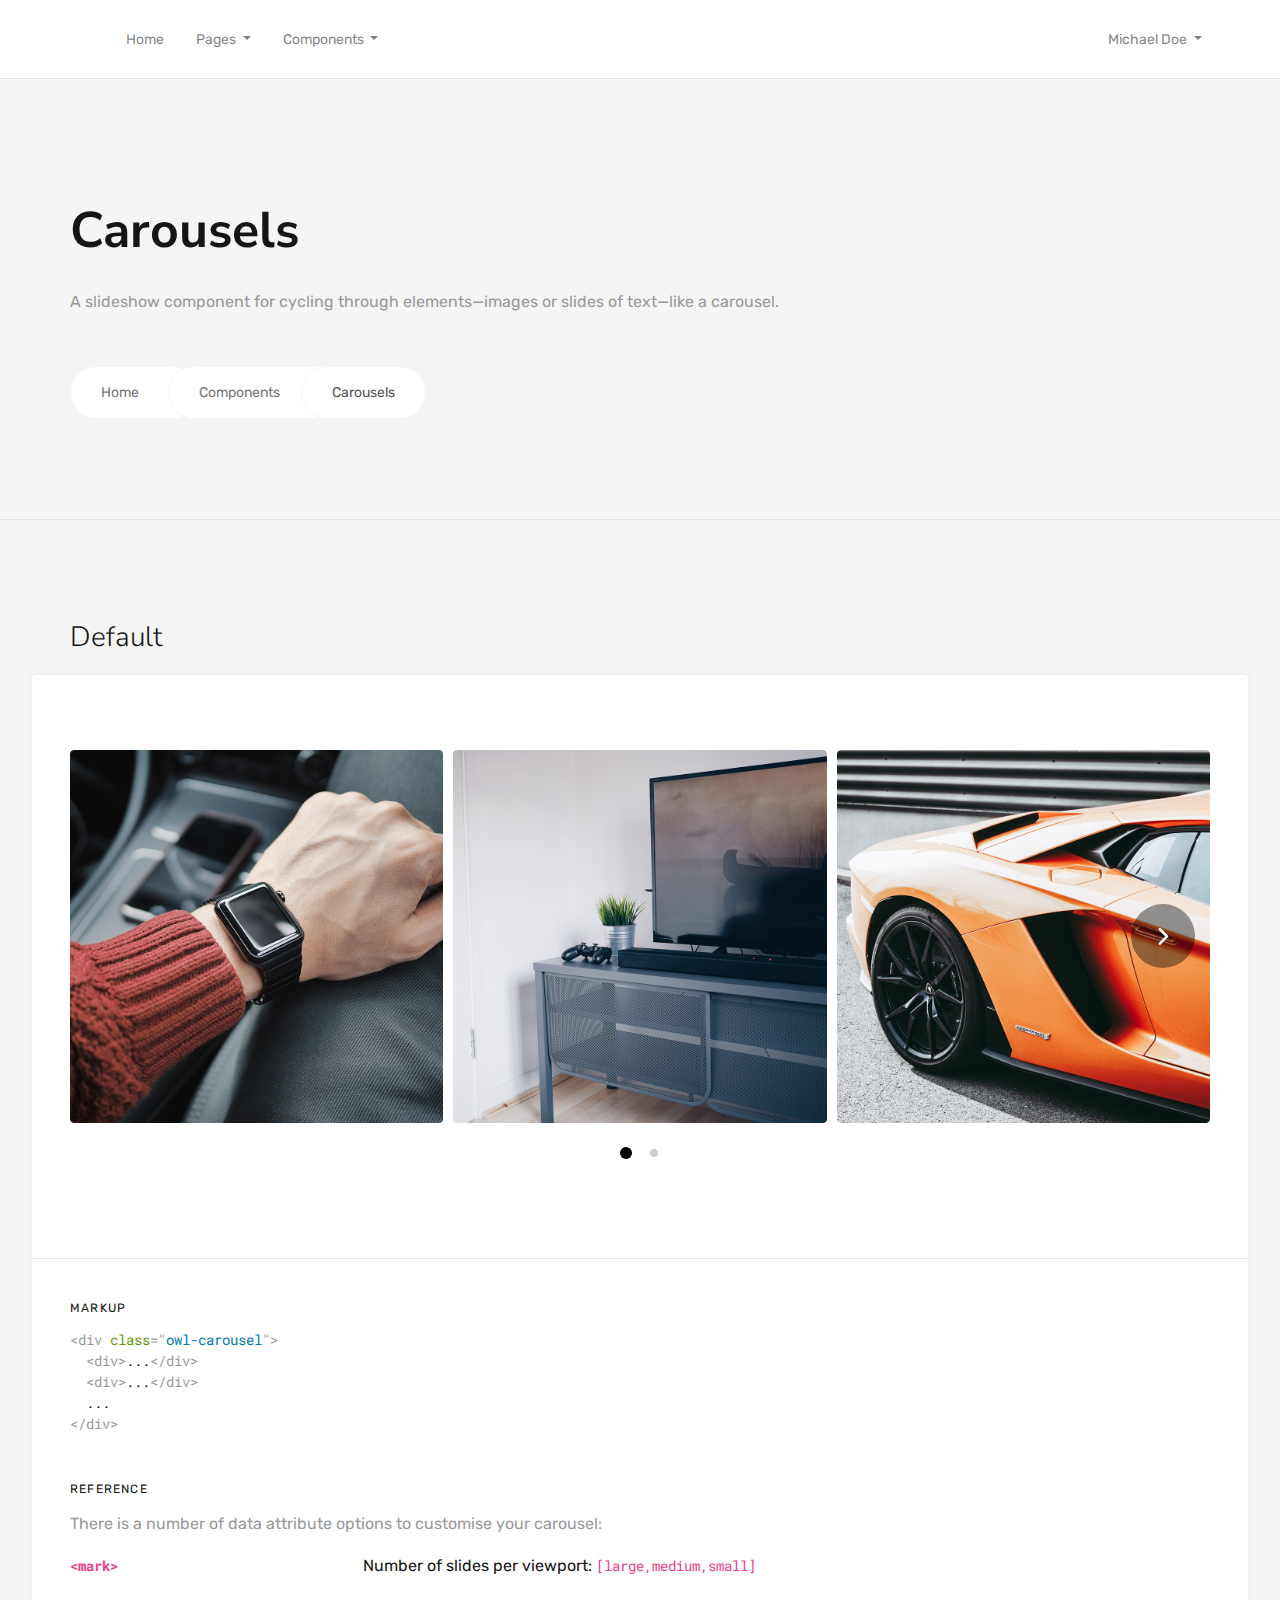
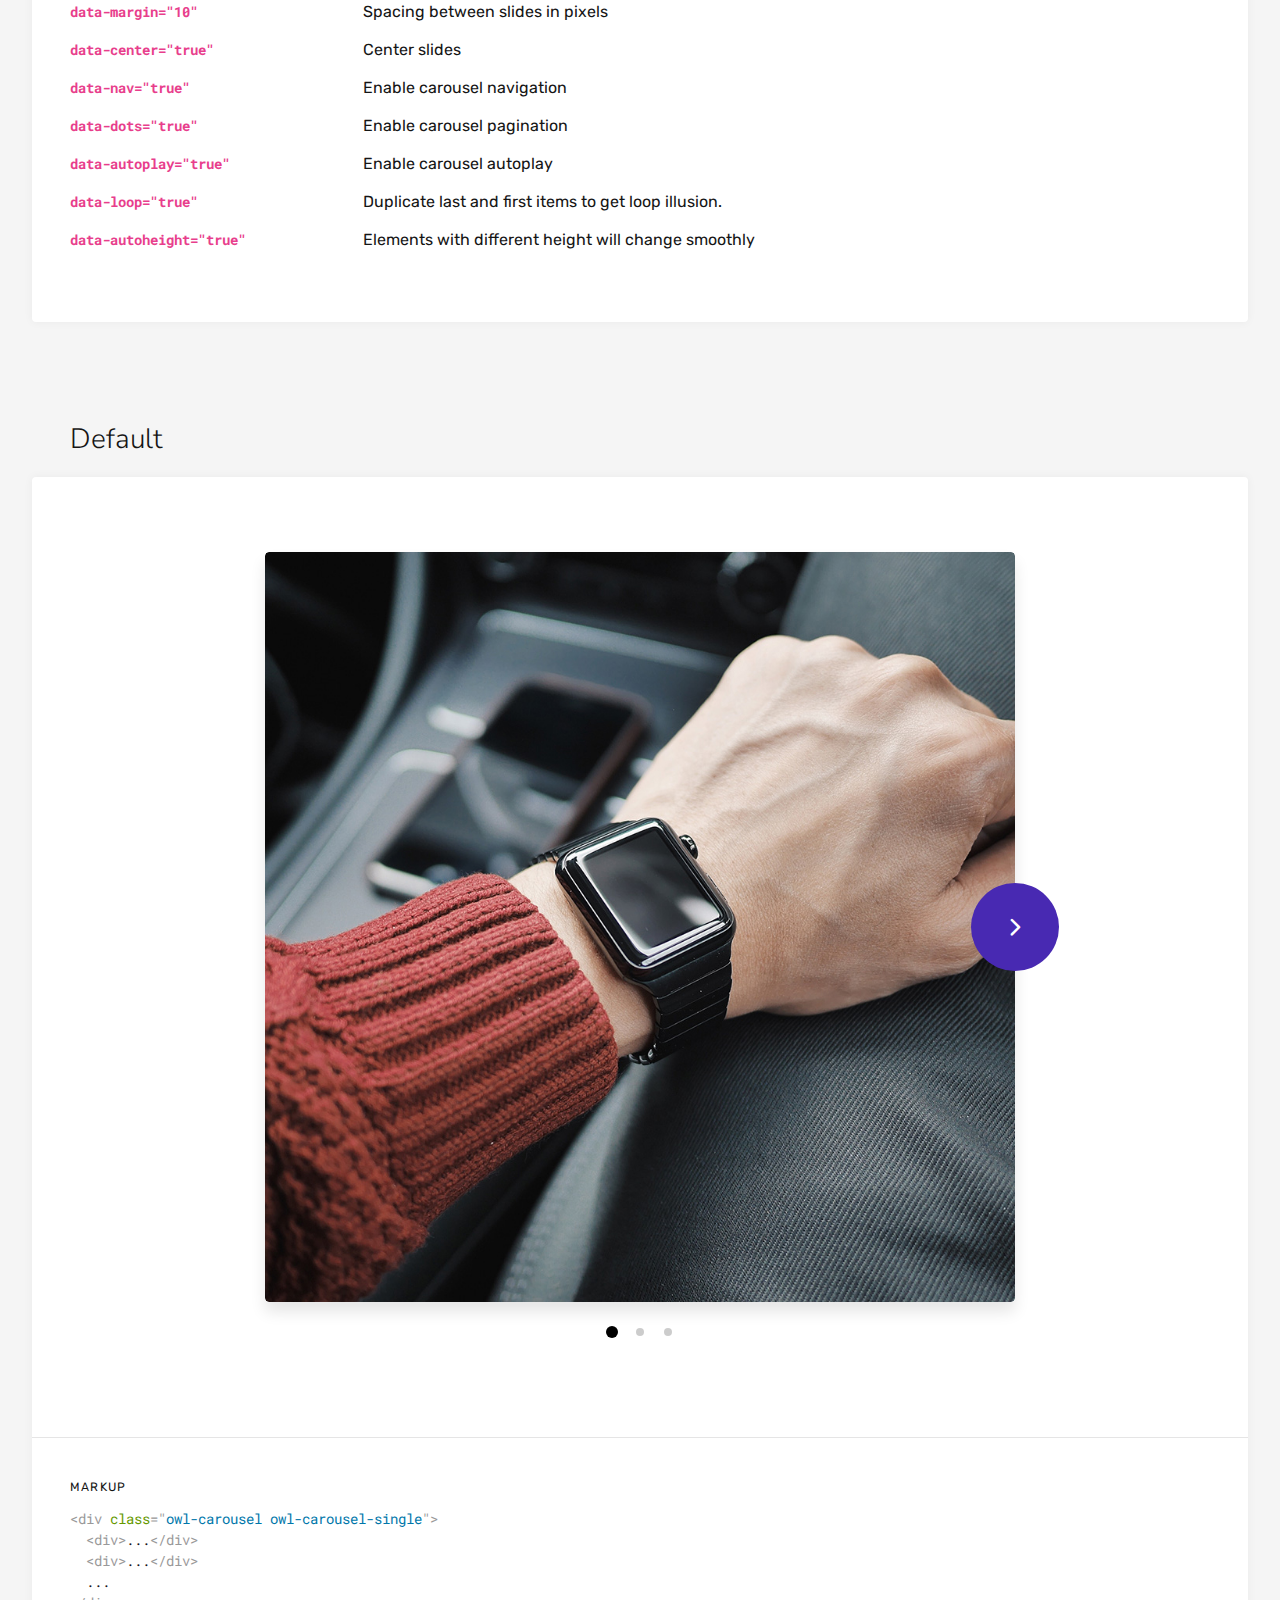
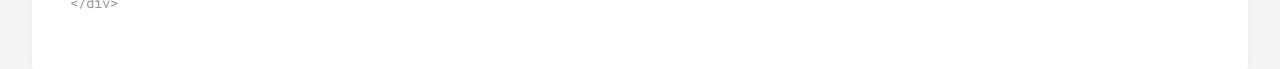
<file: components/carousels.html>
<!DOCTYPE html>
<html lang="en">
  <head>
    <meta charset="utf-8">
    <meta name="viewport" content="width=device-width, initial-scale=1, shrink-to-fit=no">
    <title>Carousels</title>
    <link rel="stylesheet" href="../assets/css/vendor.css" />
    <link rel="stylesheet" href="../assets/css/style.css" />
  </head>
  <body class="bg-light">

    <!-- header -->
    <header class="header-sticky header-light bg-white">
      <div class="container">
        <nav class="navbar navbar-expand-lg navbar-light">
          <a class="navbar-brand" href="../index.html">
            <img class="navbar-logo navbar-logo-light" src="../assets/images/demo/logo/logo-light.svg" alt="Logo">
            <img class="navbar-logo navbar-logo-dark" src="../assets/images/demo/logo/logo-dark.svg" alt="Logo">
          </a>
          <button class="navbar-toggler" type="button" data-toggle="collapse" data-target="#navbarSupportedContent" aria-controls="navbarSupportedContent" aria-expanded="false" aria-label="Toggle navigation"><span class="burger"><span></span></span></button>

          <div class="collapse navbar-collapse" id="navbarSupportedContent">
            <ul class="navbar-nav align-items-center mr-auto">
              <li class="nav-item">
                <a class="nav-link" href="../index.html" role="button">
                  Home
                </a>
              </li>
              <li class="nav-item dropdown">
                <a class="nav-link dropdown-toggle" href="#" id="navbarDropdown" role="button" data-toggle="dropdown" aria-haspopup="true" aria-expanded="false">
                  Pages
                </a>
                <div class="dropdown-menu" aria-labelledby="navbarDropdown">
                  <a class="dropdown-item" href="../landing-pages.html">
                    <span>Landing Pages</span>
                    <p>Start with one of pre-made templates.</p>
                  </a>
                  <div class="dropdown-divider"></div>
                  <a class="dropdown-item" href="../inner-pages.html">
                    <span>Inner Pages</span>
                    <p>Extend your website with these pages.</p>
                  </a>
                  <div class="dropdown-divider"></div>
                  <a class="dropdown-item" href="../app-pages.html">
                    <span>App Pages</span>
                    <p>Add functionality to your website.</p>
                  </a>
                </div>
              </li>
              <li class="nav-item dropdown dropdown-mega">
                <a class="nav-link dropdown-toggle" href="#" id="navbarDropdown-1" role="button" data-toggle="dropdown" aria-haspopup="true" aria-expanded="false">
                  Components
                </a>
                <div class="dropdown-menu" aria-labelledby="navbarDropdown-1">
                  <div class="row">
                    <div class="col">
                      <ul class="mega-list">
                        <li><a href="index.html" class="highlight">Getting Started</a></li>
                        <li><a href="accordions.html">Accordions</a></li>
                        <li><a href="backgrounds.html">Backgrounds</a></li>
                        <li><a href="blog.html">Blog</a></li>
                        <li><a href="boxes.html">Boxes</a></li>
                        <li><a href="buttons.html">Buttons</a></li>
                        <li><a href="cards.html">Cards</a></li>
                        <li><a href="carousels.html">Carousels</a></li>
                        <li><a href="cta.html">CTA</a></li>
                        <li><a href="features.html">Features</a></li>
                      </ul>
                    </div>
                    <div class="col">
                      <ul class="mega-list">
                        <li><a href="footers.html">Footers</a></li>
                        <li><a href="forms.html">Forms</a></li>
                        <li><a href="gallery.html">Gallery</a></li>
                        <li><a href="lightbox.html">Lightbox</a></li>
                        <li><a href="maps.html">Maps</a></li>
                        <li><a href="masonry.html">Masonry</a></li>
                        <li><a href="modals.html">Modals</a></li>
                        <li><a href="partners.html">Partners</a></li>
                        <li><a href="presentation.html">Presentations</a></li>
                        <li><a href="pricing.html">Pricing</a></li>
                      </ul>
                    </div>
                    <div class="col">
                      <ul class="mega-list">
                        <li><a href="progress.html">Progress</a></li>
                        <li><a href="sliders.html">Sliders</a></li>
                        <li><a href="steps.html">Steps</a></li>
                        <li><a href="tables.html">Tables</a></li>
                        <li><a href="tabs.html">Tabs</a></li>
                        <li><a href="testimonials.html">Testimonials</a></li>
                        <li><a href="typed.html">Typed</a></li>
                        <li><a href="typography.html">Typography</a></li>
                        <li><a href="users.html">Users</a></li>
                        <li><a href="utility.html">Utility</a></li>
                      </ul>
                    </div>
                  </div>
                </div>
              </li>
            </ul>

            <ul class="navbar-nav align-items-center mr-0">
              <li class="nav-item dropdown">
                <a class="nav-link dropdown-toggle" href="#" id="navbarDropdown-2" role="button" data-toggle="dropdown" aria-haspopup="true" aria-expanded="false">
                  Michael Doe
                </a>
                <div class="dropdown-menu" aria-labelledby="navbarDropdown">
                  <a class="dropdown-item" href="../html/app/profile.html">Public Profile</a>
                  <a class="dropdown-item" href="../html/app/connections.html">Connections</a>
                  <a class="dropdown-item" href="../html/app/groups.html">Groups</a>
                  <div class="dropdown-divider"></div>
                  <a class="dropdown-item" href="../html/app/settings.html">Settings</a>
                  <a class="dropdown-item" href="../html/app/payments.html">Payments</a>
                </div>
              </li>
            </ul>
          </div>
        </nav>
      </div>
    </header>
    <!-- header -->


    <section class="hero hero-with-header separator-bottom">
      <div class="container">
        <div class="row">
          <div class="col">
            <h1 class="font-weight-bold">Carousels</h1>
            <p>A slideshow component for cycling through elements—images or slides of text—like a carousel.</p>
          </div>
        </div>
        <div class="row">
          <div class="col">
            <nav aria-label="breadcrumb">
              <ol class="breadcrumb breadcrumb-custom">
                <li class="breadcrumb-item"><a href="/">Home</a></li>
                <li class="breadcrumb-item"><a href="/components/">Components</a></li>
                <li class="breadcrumb-item active" aria-current="page">Carousels</li>
              </ol>
            </nav>
          </div>
        </div>
      </div>    
    </section>


    <!-- carousel -->
    <section id="default" class="component">
      <div class="container">
        <div class="row align-items-center">
          <div class="col">
            <h4>Default</h4>
          </div>
        </div>
      </div>
      <div class="tab-content" id="component-1">

        <div class="tab-pane show active" id="component-1-1" role="tabpanel" aria-labelledby="component-1-1">
          <div class="component-example">
            <div class="container">
              <div class="row">
                <div class="col">
                  <div class="owl-carousel" data-items="[3,2]" data-margin="10" data-dots="true" data-nav="true">
                    <figure class="photo">
                      <img src="../assets/images/demo/image-square-1.jpg" alt="Image">
                    </figure>
                    <figure class="photo">
                      <img src="../assets/images/demo/image-square-2.jpg" alt="Image">
                    </figure>
                    <figure class="photo">
                      <img src="../assets/images/demo/image-square-3.jpg" alt="Image">
                    </figure>
                    <figure class="photo">
                      <img src="../assets/images/demo/image-square-4.jpg" alt="Image">
                    </figure>
                  </div>
                </div>
              </div>
            </div>
          </div>
          <div class="component-details">
            <div class="container">
              <div class="row component-details-markup">
                <div class="col">
                  <pre><code class="language-markup">&lt;div class="owl-carousel">
  &lt;div>...&lt;/div>
  &lt;div>...&lt;/div>
  ...
&lt;/div></code></pre>
                </div>
              </div>
              <div class="row component-details-reference">
                <div class="col">
                  <p>There is a number of data attribute options to customise your carousel:</p>
                  <dl class="row">
                    <dt class="col-sm-3"><code>&ltmark></code></dt>
                    <dd class="col-sm-9">Number of slides per viewport: <code>[large,medium,small]</code></dd>

                    <dt class="col-sm-3"><code>data-margin="10"</code></dt>
                    <dd class="col-sm-9">Spacing between slides in pixels</dd>

                    <dt class="col-sm-3"><code>data-center="true"</code></dt>
                    <dd class="col-sm-9">Center slides</dd>

                    <dt class="col-sm-3"><code>data-nav="true"</code></dt>
                    <dd class="col-sm-9">Enable carousel navigation</dd>

                    <dt class="col-sm-3"><code>data-dots="true"</code></dt>
                    <dd class="col-sm-9">Enable carousel pagination</dd>

                    <dt class="col-sm-3"><code>data-autoplay="true"</code></dt>
                    <dd class="col-sm-9">Enable carousel autoplay</dd>

                    <dt class="col-sm-3"><code>data-loop="true"</code></dt>
                    <dd class="col-sm-9">Duplicate last and first items to get loop illusion.</dd>

                    <dt class="col-sm-3"><code>data-autoheight="true"</code></dt>
                    <dd class="col-sm-9">Elements with different height will change smoothly</dd>
                  </dl>
                </div>
              </div>
            </div>
          </div>
        </div>

      </div>
    </section>
    <!-- / carousel -->


    <!-- carousel single -->
    <section id="default" class="component">
      <div class="container">
        <div class="row align-items-center">
          <div class="col">
            <h4>Default</h4>
          </div>
        </div>
      </div>
      <div class="tab-content" id="component-1">

        <div class="tab-pane show active" id="component-1-1" role="tabpanel" aria-labelledby="component-1-1">
          <div class="component-example">
            <div class="container">
              <div class="row justify-content-center">
                <div class="col-md-10 col-lg-8">
                  <div class="owl-carousel owl-carousel-single" data-items="[1]" data-dots="true" data-nav="true" data-autoplay="true">
                    <figure class="photo">
                      <img src="../assets/images/demo/image-square-1.jpg" alt="Image">
                    </figure>
                    <figure class="photo">
                      <img src="../assets/images/demo/image-square-2.jpg" alt="Image">
                    </figure>
                    <figure class="photo">
                      <img src="../assets/images/demo/image-square-3.jpg" alt="Image">
                    </figure>
                  </div>
                </div>
              </div>
            </div>
          </div>
          <div class="component-details">
            <div class="container">
              <div class="row component-details-markup">
                <div class="col">
                  <pre><code class="language-markup">&lt;div class="owl-carousel owl-carousel-single">
  &lt;div>...&lt;/div>
  &lt;div>...&lt;/div>
  ...
&lt;/div></code></pre>
                </div>
              </div>
            </div>
          </div>
        </div>

      </div>
    </section>
    <!-- / carousel single -->

    <script src="../assets/js/vendor.js"></script>
    <script src="../assets/js/app.js"></script>
  </body>
</html>
</file>
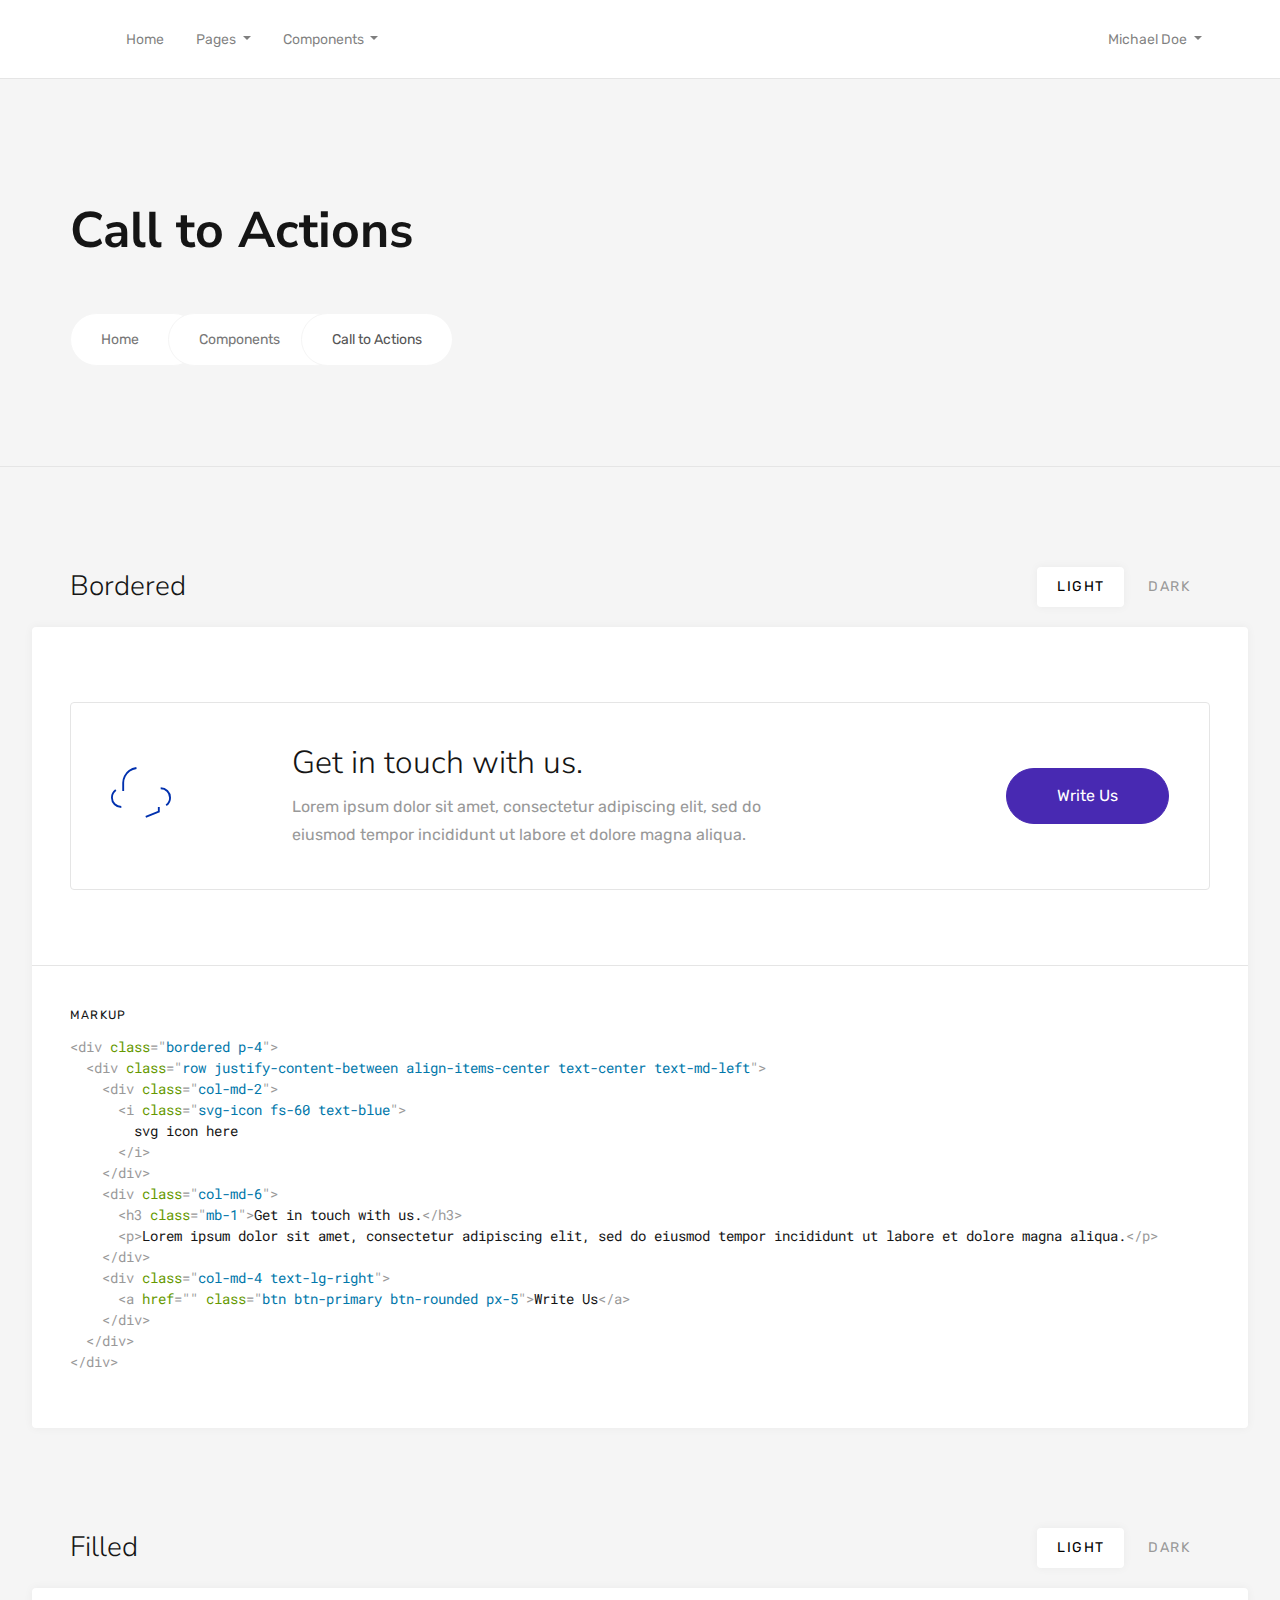
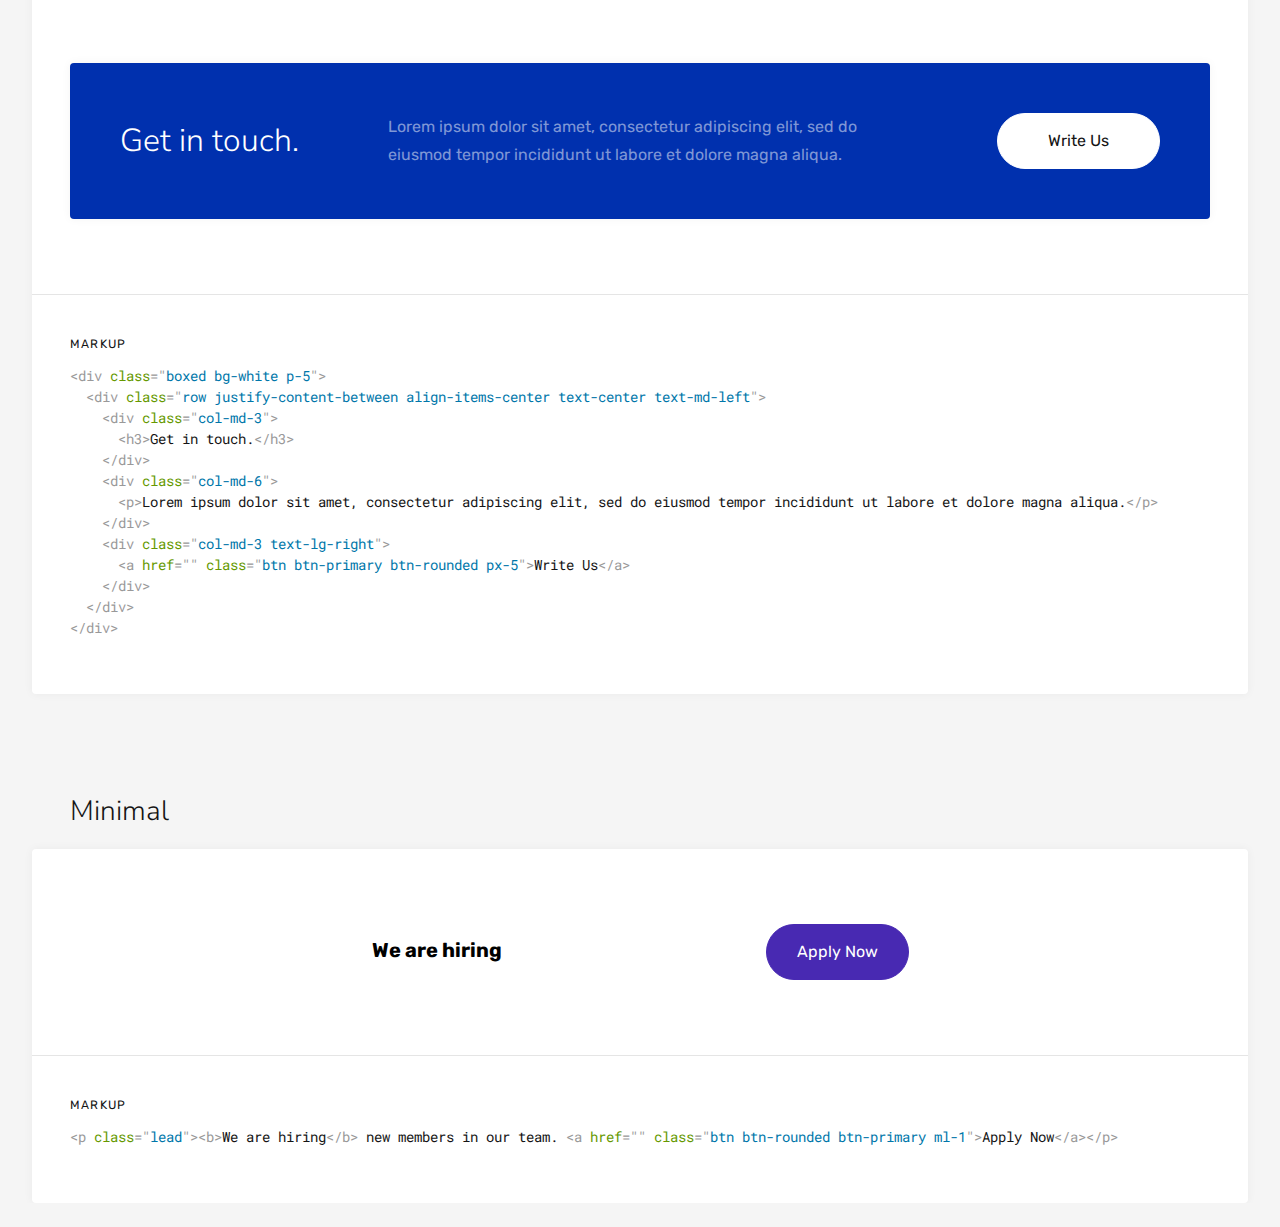
<file: components/cta.html>
<!DOCTYPE html>
<html lang="en">
  <head>
    <meta charset="utf-8">
    <meta name="viewport" content="width=device-width, initial-scale=1, shrink-to-fit=no">
    <title>Call to Actions</title>
    <link rel="stylesheet" href="../assets/css/vendor.css" />
    <link rel="stylesheet" href="../assets/css/style.css" />
  </head>
  <body class="bg-light">

    <!-- header -->
    <header class="header-sticky header-light bg-white">
      <div class="container">
        <nav class="navbar navbar-expand-lg navbar-light">
          <a class="navbar-brand" href="../index.html">
            <img class="navbar-logo navbar-logo-light" src="../assets/images/demo/logo/logo-light.svg" alt="Logo">
            <img class="navbar-logo navbar-logo-dark" src="../assets/images/demo/logo/logo-dark.svg" alt="Logo">
          </a>
          <button class="navbar-toggler" type="button" data-toggle="collapse" data-target="#navbarSupportedContent" aria-controls="navbarSupportedContent" aria-expanded="false" aria-label="Toggle navigation"><span class="burger"><span></span></span></button>

          <div class="collapse navbar-collapse" id="navbarSupportedContent">
            <ul class="navbar-nav align-items-center mr-auto">
              <li class="nav-item">
                <a class="nav-link" href="../index.html" role="button">
                  Home
                </a>
              </li>
              <li class="nav-item dropdown">
                <a class="nav-link dropdown-toggle" href="#" id="navbarDropdown" role="button" data-toggle="dropdown" aria-haspopup="true" aria-expanded="false">
                  Pages
                </a>
                <div class="dropdown-menu" aria-labelledby="navbarDropdown">
                  <a class="dropdown-item" href="../landing-pages.html">
                    <span>Landing Pages</span>
                    <p>Start with one of pre-made templates.</p>
                  </a>
                  <div class="dropdown-divider"></div>
                  <a class="dropdown-item" href="../inner-pages.html">
                    <span>Inner Pages</span>
                    <p>Extend your website with these pages.</p>
                  </a>
                  <div class="dropdown-divider"></div>
                  <a class="dropdown-item" href="../app-pages.html">
                    <span>App Pages</span>
                    <p>Add functionality to your website.</p>
                  </a>
                </div>
              </li>
              <li class="nav-item dropdown dropdown-mega">
                <a class="nav-link dropdown-toggle" href="#" id="navbarDropdown-1" role="button" data-toggle="dropdown" aria-haspopup="true" aria-expanded="false">
                  Components
                </a>
                <div class="dropdown-menu" aria-labelledby="navbarDropdown-1">
                  <div class="row">
                    <div class="col">
                      <ul class="mega-list">
                        <li><a href="index.html" class="highlight">Getting Started</a></li>
                        <li><a href="accordions.html">Accordions</a></li>
                        <li><a href="backgrounds.html">Backgrounds</a></li>
                        <li><a href="blog.html">Blog</a></li>
                        <li><a href="boxes.html">Boxes</a></li>
                        <li><a href="buttons.html">Buttons</a></li>
                        <li><a href="cards.html">Cards</a></li>
                        <li><a href="carousels.html">Carousels</a></li>
                        <li><a href="cta.html">CTA</a></li>
                        <li><a href="features.html">Features</a></li>
                      </ul>
                    </div>
                    <div class="col">
                      <ul class="mega-list">
                        <li><a href="footers.html">Footers</a></li>
                        <li><a href="forms.html">Forms</a></li>
                        <li><a href="gallery.html">Gallery</a></li>
                        <li><a href="lightbox.html">Lightbox</a></li>
                        <li><a href="maps.html">Maps</a></li>
                        <li><a href="masonry.html">Masonry</a></li>
                        <li><a href="modals.html">Modals</a></li>
                        <li><a href="partners.html">Partners</a></li>
                        <li><a href="presentation.html">Presentations</a></li>
                        <li><a href="pricing.html">Pricing</a></li>
                      </ul>
                    </div>
                    <div class="col">
                      <ul class="mega-list">
                        <li><a href="progress.html">Progress</a></li>
                        <li><a href="sliders.html">Sliders</a></li>
                        <li><a href="steps.html">Steps</a></li>
                        <li><a href="tables.html">Tables</a></li>
                        <li><a href="tabs.html">Tabs</a></li>
                        <li><a href="testimonials.html">Testimonials</a></li>
                        <li><a href="typed.html">Typed</a></li>
                        <li><a href="typography.html">Typography</a></li>
                        <li><a href="users.html">Users</a></li>
                        <li><a href="utility.html">Utility</a></li>
                      </ul>
                    </div>
                  </div>
                </div>
              </li>
            </ul>

            <ul class="navbar-nav align-items-center mr-0">
              <li class="nav-item dropdown">
                <a class="nav-link dropdown-toggle" href="#" id="navbarDropdown-2" role="button" data-toggle="dropdown" aria-haspopup="true" aria-expanded="false">
                  Michael Doe
                </a>
                <div class="dropdown-menu" aria-labelledby="navbarDropdown">
                  <a class="dropdown-item" href="../html/app/profile.html">Public Profile</a>
                  <a class="dropdown-item" href="../html/app/connections.html">Connections</a>
                  <a class="dropdown-item" href="../html/app/groups.html">Groups</a>
                  <div class="dropdown-divider"></div>
                  <a class="dropdown-item" href="../html/app/settings.html">Settings</a>
                  <a class="dropdown-item" href="../html/app/payments.html">Payments</a>
                </div>
              </li>
            </ul>
          </div>
        </nav>
      </div>
    </header>
    <!-- header -->


    <section class="hero hero-with-header separator-bottom">
      <div class="container">
        <div class="row">
          <div class="col-md-6">
            <h1 class="font-weight-bold">Call to Actions</h1>
          </div>
        </div>
        <div class="row">
          <div class="col">
            <nav aria-label="breadcrumb">
              <ol class="breadcrumb breadcrumb-custom">
                <li class="breadcrumb-item"><a href="/">Home</a></li>
                <li class="breadcrumb-item"><a href="/components/">Components</a></li>
                <li class="breadcrumb-item active" aria-current="page">Call to Actions</li>
              </ol>
            </nav>
          </div>
        </div>
      </div>    
    </section>


    <!-- bordered -->
    <section id="default" class="component">
      <div class="container">
        <div class="row align-items-center">
          <div class="col">
            <h4>Bordered</h4>
          </div>
          <div class="col text-right">
            <div class="nav nav-docs nav-lavalamp">
              <a class="nav-item nav-link active show" data-toggle="tab" href="#component-1-1">Light</a>
              <a class="nav-item nav-link" data-toggle="tab" href="#component-1-2">Dark</a>
            </div>
          </div>
        </div>
      </div>
      <div class="tab-content" id="component-1">

        <div class="tab-pane show active" id="component-1-1" role="tabpanel" aria-labelledby="component-1-1">
          <div class="component-example">
            <div class="container">
              <div class="bordered p-4">
                <div class="row justify-content-between align-items-center text-center text-md-left">
                  <div class="col-md-2">
                    <i class="svg-icon fs-60 text-blue">
                      <svg version="1.1" id="Layer_1" xmlns="http://www.w3.org/2000/svg" xmlns:xlink="http://www.w3.org/1999/xlink" x="0px" y="0px"
                         width="64px" height="64px" viewBox="0 0 64 64" enable-background="new 0 0 64 64" xml:space="preserve">
                      <path fill="none" stroke="#000000" stroke-width="2" stroke-miterlimit="10" d="M11,48C5.477,48,1,43.523,1,38s4.477-10,10-10h2v20
                        H11z"/>
                      <path fill="none" stroke="#000000" stroke-width="2" stroke-miterlimit="10" d="M53,28c5.523,0,10,4.477,10,10s-4.477,10-10,10h-2
                        V28H53z"/>
                      <path fill="none" stroke="#000000" stroke-width="2" stroke-miterlimit="10" d="M13,31v-9c0,0,0-16,19-16s19,16,19,16v6"/>
                      <polyline fill="none" stroke="#000000" stroke-width="2" stroke-miterlimit="10" points="51,48 51,53 36,59 28,59 28,55 36,55 
                        36,58 "/>
                      </svg>
                    </i>
                  </div>
                  <div class="col-md-6">
                    <h3 class="mb-1">Get in touch with us.</h3>
                    <p>Lorem ipsum dolor sit amet, consectetur adipiscing elit, sed do eiusmod tempor incididunt ut labore et dolore magna aliqua.</p>
                  </div>
                  <div class="col-md-4 text-lg-right">
                    <a href="" class="btn btn-primary btn-rounded px-5">Write Us</a>
                  </div>
                </div>
              </div>
            </div>
          </div>
          <div class="component-details">
            <div class="container">
              <div class="row component-details-markup">
                <div class="col">
                  <pre><code class="language-markup">&lt;div class="bordered p-4">
  &lt;div class="row justify-content-between align-items-center text-center text-md-left">
    &lt;div class="col-md-2">
      &lt;i class="svg-icon fs-60 text-blue">
        svg icon here
      &lt;/i>
    &lt;/div>
    &lt;div class="col-md-6">
      &lt;h3 class="mb-1">Get in touch with us.&lt;/h3>
      &lt;p>Lorem ipsum dolor sit amet, consectetur adipiscing elit, sed do eiusmod tempor incididunt ut labore et dolore magna aliqua.&lt;/p>
    &lt;/div>
    &lt;div class="col-md-4 text-lg-right">
      &lt;a href="" class="btn btn-primary btn-rounded px-5">Write Us&lt;/a>
    &lt;/div>
  &lt;/div>
&lt;/div></code></pre>
                </div>
              </div>
            </div>
          </div>
        </div>

        <div class="tab-pane" id="component-1-2" role="tabpanel" aria-labelledby="component-1-2">
          <div class="component-example bg-blue text-white">
            <div class="container">
              <div class="bordered p-4">
                <div class="row justify-content-between align-items-center text-center text-md-left">
                  <div class="col-md-2">
                    <i class="svg-icon fs-60 text-white">
                      <svg version="1.1" id="Layer_1" xmlns="http://www.w3.org/2000/svg" xmlns:xlink="http://www.w3.org/1999/xlink" x="0px" y="0px"
                         width="64px" height="64px" viewBox="0 0 64 64" enable-background="new 0 0 64 64" xml:space="preserve">
                      <path fill="none" stroke="#000000" stroke-width="2" stroke-miterlimit="10" d="M11,48C5.477,48,1,43.523,1,38s4.477-10,10-10h2v20
                        H11z"/>
                      <path fill="none" stroke="#000000" stroke-width="2" stroke-miterlimit="10" d="M53,28c5.523,0,10,4.477,10,10s-4.477,10-10,10h-2
                        V28H53z"/>
                      <path fill="none" stroke="#000000" stroke-width="2" stroke-miterlimit="10" d="M13,31v-9c0,0,0-16,19-16s19,16,19,16v6"/>
                      <polyline fill="none" stroke="#000000" stroke-width="2" stroke-miterlimit="10" points="51,48 51,53 36,59 28,59 28,55 36,55 
                        36,58 "/>
                      </svg>
                    </i>
                  </div>
                  <div class="col-md-6">
                    <h3 class="mb-1">Get in touch with us.</h3>
                    <p>Lorem ipsum dolor sit amet, consectetur adipiscing elit, sed do eiusmod tempor incididunt ut labore et dolore magna aliqua.</p>
                  </div>
                  <div class="col-md-4 text-lg-right">
                    <a href="" class="btn btn-white btn-rounded px-5">Write Us</a>
                  </div>
                </div>
              </div>
            </div>
          </div>
        </div>

      </div>
    </section>
    <!-- / bordered -->



    <!-- filled -->
    <section id="default" class="component">
      <div class="container">
        <div class="row align-items-center">
          <div class="col">
            <h4>Filled</h4>
          </div>
          <div class="col text-right">
            <div class="nav nav-docs nav-lavalamp">
              <a class="nav-item nav-link active show" data-toggle="tab" href="#component-2-1">Light</a>
              <a class="nav-item nav-link" data-toggle="tab" href="#component-2-2">Dark</a>
            </div>
          </div>
        </div>
      </div>
      <div class="tab-content" id="component-2">

        <div class="tab-pane show active" id="component-2-1" role="tabpanel" aria-labelledby="component-2-1">
          <div class="component-example">
            <div class="container">
              <div class="boxed bg-blue p-5 text-white">
                <div class="row justify-content-between align-items-center text-center text-md-left">
                  <div class="col-md-3">
                    <h3>Get in touch.</h3>
                  </div>
                  <div class="col-md-6">
                    <p>Lorem ipsum dolor sit amet, consectetur adipiscing elit, sed do eiusmod tempor incididunt ut labore et dolore magna aliqua.</p>
                  </div>
                  <div class="col-md-3 text-lg-right">
                    <a href="" class="btn btn-white btn-rounded px-5">Write Us</a>
                  </div>
                </div>
              </div>
            </div>
          </div>
          <div class="component-details">
            <div class="container">
              <div class="row component-details-markup">
                <div class="col">
                  <pre><code class="language-markup">&lt;div class="boxed bg-white p-5">
  &lt;div class="row justify-content-between align-items-center text-center text-md-left">
    &lt;div class="col-md-3">
      &lt;h3>Get in touch.&lt;/h3>
    &lt;/div>
    &lt;div class="col-md-6">
      &lt;p>Lorem ipsum dolor sit amet, consectetur adipiscing elit, sed do eiusmod tempor incididunt ut labore et dolore magna aliqua.&lt;/p>
    &lt;/div>
    &lt;div class="col-md-3 text-lg-right">
      &lt;a href="" class="btn btn-primary btn-rounded px-5">Write Us&lt;/a>
    &lt;/div>
  &lt;/div>
&lt;/div></code></pre>
                </div>
              </div>
            </div>
          </div>
        </div>

        <div class="tab-pane bg-dark" id="component-2-2" role="tabpanel" aria-labelledby="component-2-2">
          <div class="component-example">
            <div class="container">
              <div class="boxed bg-white p-5">
                <div class="row justify-content-between align-items-center text-center text-md-left">
                  <div class="col-md-3">
                    <h3>Get in touch.</h3>
                  </div>
                  <div class="col-md-6">
                    <p>Lorem ipsum dolor sit amet, consectetur adipiscing elit, sed do eiusmod tempor incididunt ut labore et dolore magna aliqua.</p>
                  </div>
                  <div class="col-md-3 text-lg-right">
                    <a href="" class="btn btn-primary btn-rounded px-5">Write Us</a>
                  </div>
                </div>
              </div>
            </div>
          </div>
        </div>

      </div>
    </section>
    <!-- / filled -->


    <!-- minimal -->
    <section id="default" class="component">
      <div class="container">
        <div class="row align-items-center">
          <div class="col">
            <h4>Minimal</h4>
          </div>
        </div>
      </div>
      <div class="tab-content" id="component-1">

        <div class="tab-pane show active" id="component-1-1" role="tabpanel" aria-labelledby="component-1-1">
          <div class="component-example">
            <div class="container">
              <div class="row justify-content-center">
                <div class="col-md-10 col-lg-8 text-center">
                  <p class="lead"><b>We are hiring</b> new members in our team. <a href="" class="btn btn-rounded btn-primary ml-1">Apply Now</a></p>
                </div>
              </div>
            </div>
          </div>
          <div class="component-details">
            <div class="container">
              <div class="row component-details-markup">
                <div class="col">
                  <pre><code class="language-markup">&lt;p class="lead">&lt;b>We are hiring&lt;/b> new members in our team. &lt;a href="" class="btn btn-rounded btn-primary ml-1">Apply Now&lt;/a>&lt;/p></code></pre>
                </div>
              </div>
            </div>
          </div>
        </div>

      </div>
    </section>
    <!-- / minimal -->


    <script src="../assets/js/vendor.js"></script>
    <script src="../assets/js/app.js"></script>
  </body>
</html>
</file>
<file: assets/css/vendor.css>
/**
 * Owl Carousel v2.3.4
 * Copyright 2013-2018 David Deutsch
 * Licensed under: SEE LICENSE IN https://github.com/OwlCarousel2/OwlCarousel2/blob/master/LICENSE
 */
/*
 *  Owl Carousel - Core
 */
.owl-carousel {
  display: none;
  width: 100%;
  -webkit-tap-highlight-color: transparent;
  /* position relative and z-index fix webkit rendering fonts issue */
  position: relative;
  z-index: 1; }
  .owl-carousel .owl-stage {
    position: relative;
    -ms-touch-action: pan-Y;
    touch-action: manipulation;
    -moz-backface-visibility: hidden;
    /* fix firefox animation glitch */ }
  .owl-carousel .owl-stage:after {
    content: ".";
    display: block;
    clear: both;
    visibility: hidden;
    line-height: 0;
    height: 0; }
  .owl-carousel .owl-stage-outer {
    position: relative;
    overflow: hidden;
    /* fix for flashing background */
    -webkit-transform: translate3d(0px, 0px, 0px); }
  .owl-carousel .owl-wrapper,
  .owl-carousel .owl-item {
    -webkit-backface-visibility: hidden;
    -moz-backface-visibility: hidden;
    -ms-backface-visibility: hidden;
    -webkit-transform: translate3d(0, 0, 0);
    -moz-transform: translate3d(0, 0, 0);
    -ms-transform: translate3d(0, 0, 0); }
  .owl-carousel .owl-item {
    position: relative;
    min-height: 1px;
    float: left;
    -webkit-backface-visibility: hidden;
    -webkit-tap-highlight-color: transparent;
    -webkit-touch-callout: none; }
  .owl-carousel .owl-item img {
    display: block;
    width: 100%; }
  .owl-carousel .owl-nav.disabled,
  .owl-carousel .owl-dots.disabled {
    display: none; }
  .owl-carousel .owl-nav .owl-prev,
  .owl-carousel .owl-nav .owl-next,
  .owl-carousel .owl-dot {
    cursor: pointer;
    -webkit-user-select: none;
    -khtml-user-select: none;
    -moz-user-select: none;
    -ms-user-select: none;
    user-select: none; }
  .owl-carousel .owl-nav button.owl-prev,
  .owl-carousel .owl-nav button.owl-next,
  .owl-carousel button.owl-dot {
    background: none;
    color: inherit;
    border: none;
    padding: 0 !important;
    font: inherit; }
  .owl-carousel.owl-loaded {
    display: block; }
  .owl-carousel.owl-loading {
    opacity: 0;
    display: block; }
  .owl-carousel.owl-hidden {
    opacity: 0; }
  .owl-carousel.owl-refresh .owl-item {
    visibility: hidden; }
  .owl-carousel.owl-drag .owl-item {
    -ms-touch-action: pan-y;
        touch-action: pan-y;
    -webkit-user-select: none;
    -moz-user-select: none;
    -ms-user-select: none;
    user-select: none; }
  .owl-carousel.owl-grab {
    cursor: move;
    cursor: grab; }
  .owl-carousel.owl-rtl {
    direction: rtl; }
  .owl-carousel.owl-rtl .owl-item {
    float: right; }

/* No Js */
.no-js .owl-carousel {
  display: block; }

/*
 *  Owl Carousel - Animate Plugin
 */
.owl-carousel .animated {
  animation-duration: 1000ms;
  animation-fill-mode: both; }

.owl-carousel .owl-animated-in {
  z-index: 0; }

.owl-carousel .owl-animated-out {
  z-index: 1; }

.owl-carousel .fadeOut {
  animation-name: fadeOut; }

@keyframes fadeOut {
  0% {
    opacity: 1; }
  100% {
    opacity: 0; } }

/*
 * 	Owl Carousel - Auto Height Plugin
 */
.owl-height {
  transition: height 500ms ease-in-out; }

/*
 * 	Owl Carousel - Lazy Load Plugin
 */
.owl-carousel .owl-item {
  /**
			This is introduced due to a bug in IE11 where lazy loading combined with autoheight plugin causes a wrong
			calculation of the height of the owl-item that breaks page layouts
		 */ }
  .owl-carousel .owl-item .owl-lazy {
    opacity: 0;
    transition: opacity 400ms ease; }
  .owl-carousel .owl-item .owl-lazy[src^=""], .owl-carousel .owl-item .owl-lazy:not([src]) {
    max-height: 0; }
  .owl-carousel .owl-item img.owl-lazy {
    transform-style: preserve-3d; }

/*
 * 	Owl Carousel - Video Plugin
 */
.owl-carousel .owl-video-wrapper {
  position: relative;
  height: 100%;
  background: #000; }

.owl-carousel .owl-video-play-icon {
  position: absolute;
  height: 80px;
  width: 80px;
  left: 50%;
  top: 50%;
  margin-left: -40px;
  margin-top: -40px;
  background: url("owl.video.play.png") no-repeat;
  cursor: pointer;
  z-index: 1;
  -webkit-backface-visibility: hidden;
  transition: transform 100ms ease; }

.owl-carousel .owl-video-play-icon:hover {
  -ms-transform: scale(1.3, 1.3);
      transform: scale(1.3, 1.3); }

.owl-carousel .owl-video-playing .owl-video-tn,
.owl-carousel .owl-video-playing .owl-video-play-icon {
  display: none; }

.owl-carousel .owl-video-tn {
  opacity: 0;
  height: 100%;
  background-position: center center;
  background-repeat: no-repeat;
  background-size: contain;
  transition: opacity 400ms ease; }

.owl-carousel .owl-video-frame {
  position: relative;
  z-index: 1;
  height: 100%;
  width: 100%; }

/* Magnific Popup CSS */
.mfp-bg {
  top: 0;
  left: 0;
  width: 100%;
  height: 100%;
  z-index: 1042;
  overflow: hidden;
  position: fixed;
  background: #0b0b0b;
  opacity: 0.8; }

.mfp-wrap {
  top: 0;
  left: 0;
  width: 100%;
  height: 100%;
  z-index: 1043;
  position: fixed;
  outline: none !important;
  -webkit-backface-visibility: hidden; }

.mfp-container {
  text-align: center;
  position: absolute;
  width: 100%;
  height: 100%;
  left: 0;
  top: 0;
  padding: 0 8px;
  box-sizing: border-box; }

.mfp-container:before {
  content: '';
  display: inline-block;
  height: 100%;
  vertical-align: middle; }

.mfp-align-top .mfp-container:before {
  display: none; }

.mfp-content {
  position: relative;
  display: inline-block;
  vertical-align: middle;
  margin: 0 auto;
  text-align: left;
  z-index: 1045; }

.mfp-inline-holder .mfp-content,
.mfp-ajax-holder .mfp-content {
  width: 100%;
  cursor: auto; }

.mfp-ajax-cur {
  cursor: progress; }

.mfp-zoom-out-cur, .mfp-zoom-out-cur .mfp-image-holder .mfp-close {
  cursor: -moz-zoom-out;
  cursor: -webkit-zoom-out;
  cursor: zoom-out; }

.mfp-zoom {
  cursor: pointer;
  cursor: -webkit-zoom-in;
  cursor: -moz-zoom-in;
  cursor: zoom-in; }

.mfp-auto-cursor .mfp-content {
  cursor: auto; }

.mfp-close,
.mfp-arrow,
.mfp-preloader,
.mfp-counter {
  -webkit-user-select: none;
  -moz-user-select: none;
  user-select: none; }

.mfp-loading.mfp-figure {
  display: none; }

.mfp-hide {
  display: none !important; }

.mfp-preloader {
  color: #CCC;
  position: absolute;
  top: 50%;
  width: auto;
  text-align: center;
  margin-top: -0.8em;
  left: 8px;
  right: 8px;
  z-index: 1044; }
  .mfp-preloader a {
    color: #CCC; }
    .mfp-preloader a:hover {
      color: #FFF; }

.mfp-s-ready .mfp-preloader {
  display: none; }

.mfp-s-error .mfp-content {
  display: none; }

button.mfp-close,
button.mfp-arrow {
  overflow: visible;
  cursor: pointer;
  background: transparent;
  border: 0;
  -webkit-appearance: none;
  display: block;
  outline: none;
  padding: 0;
  z-index: 1046;
  box-shadow: none;
  touch-action: manipulation; }

button::-moz-focus-inner {
  padding: 0;
  border: 0; }

.mfp-close {
  width: 44px;
  height: 44px;
  line-height: 44px;
  position: absolute;
  right: 0;
  top: 0;
  text-decoration: none;
  text-align: center;
  opacity: 0.65;
  padding: 0 0 18px 10px;
  color: #FFF;
  font-style: normal;
  font-size: 28px;
  font-family: Arial, Baskerville, monospace; }
  .mfp-close:hover,
  .mfp-close:focus {
    opacity: 1; }
  .mfp-close:active {
    top: 1px; }

.mfp-close-btn-in .mfp-close {
  color: #333; }

.mfp-image-holder .mfp-close,
.mfp-iframe-holder .mfp-close {
  color: #FFF;
  right: -6px;
  text-align: right;
  padding-right: 6px;
  width: 100%; }

.mfp-counter {
  position: absolute;
  top: 0;
  right: 0;
  color: #CCC;
  font-size: 12px;
  line-height: 18px;
  white-space: nowrap; }

.mfp-arrow {
  position: absolute;
  opacity: 0.65;
  margin: 0;
  top: 50%;
  margin-top: -55px;
  padding: 0;
  width: 90px;
  height: 110px;
  -webkit-tap-highlight-color: transparent; }
  .mfp-arrow:active {
    margin-top: -54px; }
  .mfp-arrow:hover,
  .mfp-arrow:focus {
    opacity: 1; }
  .mfp-arrow:before,
  .mfp-arrow:after {
    content: '';
    display: block;
    width: 0;
    height: 0;
    position: absolute;
    left: 0;
    top: 0;
    margin-top: 35px;
    margin-left: 35px;
    border: medium inset transparent; }
  .mfp-arrow:after {
    border-top-width: 13px;
    border-bottom-width: 13px;
    top: 8px; }
  .mfp-arrow:before {
    border-top-width: 21px;
    border-bottom-width: 21px;
    opacity: 0.7; }

.mfp-arrow-left {
  left: 0; }
  .mfp-arrow-left:after {
    border-right: 17px solid #FFF;
    margin-left: 31px; }
  .mfp-arrow-left:before {
    margin-left: 25px;
    border-right: 27px solid #3F3F3F; }

.mfp-arrow-right {
  right: 0; }
  .mfp-arrow-right:after {
    border-left: 17px solid #FFF;
    margin-left: 39px; }
  .mfp-arrow-right:before {
    border-left: 27px solid #3F3F3F; }

.mfp-iframe-holder {
  padding-top: 40px;
  padding-bottom: 40px; }
  .mfp-iframe-holder .mfp-content {
    line-height: 0;
    width: 100%;
    max-width: 900px; }
  .mfp-iframe-holder .mfp-close {
    top: -40px; }

.mfp-iframe-scaler {
  width: 100%;
  height: 0;
  overflow: hidden;
  padding-top: 56.25%; }
  .mfp-iframe-scaler iframe {
    position: absolute;
    display: block;
    top: 0;
    left: 0;
    width: 100%;
    height: 100%;
    box-shadow: 0 0 8px rgba(0, 0, 0, 0.6);
    background: #000; }

/* Main image in popup */
img.mfp-img {
  width: auto;
  max-width: 100%;
  height: auto;
  display: block;
  line-height: 0;
  box-sizing: border-box;
  padding: 40px 0 40px;
  margin: 0 auto; }

/* The shadow behind the image */
.mfp-figure {
  line-height: 0; }
  .mfp-figure:after {
    content: '';
    position: absolute;
    left: 0;
    top: 40px;
    bottom: 40px;
    display: block;
    right: 0;
    width: auto;
    height: auto;
    z-index: -1;
    box-shadow: 0 0 8px rgba(0, 0, 0, 0.6);
    background: #444; }
  .mfp-figure small {
    color: #BDBDBD;
    display: block;
    font-size: 12px;
    line-height: 14px; }
  .mfp-figure figure {
    margin: 0; }

.mfp-bottom-bar {
  margin-top: -36px;
  position: absolute;
  top: 100%;
  left: 0;
  width: 100%;
  cursor: auto; }

.mfp-title {
  text-align: left;
  line-height: 18px;
  color: #F3F3F3;
  word-wrap: break-word;
  padding-right: 36px; }

.mfp-image-holder .mfp-content {
  max-width: 100%; }

.mfp-gallery .mfp-image-holder .mfp-figure {
  cursor: pointer; }

@media screen and (max-width: 800px) and (orientation: landscape), screen and (max-height: 300px) {
  /**
       * Remove all paddings around the image on small screen
       */
  .mfp-img-mobile .mfp-image-holder {
    padding-left: 0;
    padding-right: 0; }
  .mfp-img-mobile img.mfp-img {
    padding: 0; }
  .mfp-img-mobile .mfp-figure:after {
    top: 0;
    bottom: 0; }
  .mfp-img-mobile .mfp-figure small {
    display: inline;
    margin-left: 5px; }
  .mfp-img-mobile .mfp-bottom-bar {
    background: rgba(0, 0, 0, 0.6);
    bottom: 0;
    margin: 0;
    top: auto;
    padding: 3px 5px;
    position: fixed;
    box-sizing: border-box; }
    .mfp-img-mobile .mfp-bottom-bar:empty {
      padding: 0; }
  .mfp-img-mobile .mfp-counter {
    right: 5px;
    top: 3px; }
  .mfp-img-mobile .mfp-close {
    top: 0;
    right: 0;
    width: 35px;
    height: 35px;
    line-height: 35px;
    background: rgba(0, 0, 0, 0.6);
    position: fixed;
    text-align: center;
    padding: 0; } }

@media all and (max-width: 900px) {
  .mfp-arrow {
    -webkit-transform: scale(0.75);
    transform: scale(0.75); }
  .mfp-arrow-left {
    -webkit-transform-origin: 0;
    transform-origin: 0; }
  .mfp-arrow-right {
    -webkit-transform-origin: 100%;
    transform-origin: 100%; }
  .mfp-container {
    padding-left: 6px;
    padding-right: 6px; } }

/**
 * Swiper 4.5.0
 * Most modern mobile touch slider and framework with hardware accelerated transitions
 * http://www.idangero.us/swiper/
 *
 * Copyright 2014-2019 Vladimir Kharlampidi
 *
 * Released under the MIT License
 *
 * Released on: February 22, 2019
 */
.swiper-container {
  margin: 0 auto;
  position: relative;
  overflow: hidden;
  list-style: none;
  padding: 0;
  /* Fix of Webkit flickering */
  z-index: 1;
}
.swiper-container-no-flexbox .swiper-slide {
  float: left;
}
.swiper-container-vertical > .swiper-wrapper {
  -webkit-box-orient: vertical;
  -webkit-box-direction: normal;
  -webkit-flex-direction: column;
  -ms-flex-direction: column;
  flex-direction: column;
}
.swiper-wrapper {
  position: relative;
  width: 100%;
  height: 100%;
  z-index: 1;
  display: -webkit-box;
  display: -webkit-flex;
  display: -ms-flexbox;
  display: flex;
  -webkit-transition-property: -webkit-transform;
  transition-property: -webkit-transform;
  -o-transition-property: transform;
  transition-property: transform;
  transition-property: transform, -webkit-transform;
  -webkit-box-sizing: content-box;
  box-sizing: content-box;
}
.swiper-container-android .swiper-slide,
.swiper-wrapper {
  -webkit-transform: translate3d(0px, 0, 0);
  transform: translate3d(0px, 0, 0);
}
.swiper-container-multirow > .swiper-wrapper {
  -webkit-flex-wrap: wrap;
  -ms-flex-wrap: wrap;
  flex-wrap: wrap;
}
.swiper-container-free-mode > .swiper-wrapper {
  -webkit-transition-timing-function: ease-out;
  -o-transition-timing-function: ease-out;
  transition-timing-function: ease-out;
  margin: 0 auto;
}
.swiper-slide {
  -webkit-flex-shrink: 0;
  -ms-flex-negative: 0;
  flex-shrink: 0;
  width: 100%;
  height: 100%;
  position: relative;
  -webkit-transition-property: -webkit-transform;
  transition-property: -webkit-transform;
  -o-transition-property: transform;
  transition-property: transform;
  transition-property: transform, -webkit-transform;
}
.swiper-slide-invisible-blank {
  visibility: hidden;
}
/* Auto Height */
.swiper-container-autoheight,
.swiper-container-autoheight .swiper-slide {
  height: auto;
}
.swiper-container-autoheight .swiper-wrapper {
  -webkit-box-align: start;
  -webkit-align-items: flex-start;
  -ms-flex-align: start;
  align-items: flex-start;
  -webkit-transition-property: height, -webkit-transform;
  transition-property: height, -webkit-transform;
  -o-transition-property: transform, height;
  transition-property: transform, height;
  transition-property: transform, height, -webkit-transform;
}
/* 3D Effects */
.swiper-container-3d {
  -webkit-perspective: 1200px;
  perspective: 1200px;
}
.swiper-container-3d .swiper-wrapper,
.swiper-container-3d .swiper-slide,
.swiper-container-3d .swiper-slide-shadow-left,
.swiper-container-3d .swiper-slide-shadow-right,
.swiper-container-3d .swiper-slide-shadow-top,
.swiper-container-3d .swiper-slide-shadow-bottom,
.swiper-container-3d .swiper-cube-shadow {
  -webkit-transform-style: preserve-3d;
  transform-style: preserve-3d;
}
.swiper-container-3d .swiper-slide-shadow-left,
.swiper-container-3d .swiper-slide-shadow-right,
.swiper-container-3d .swiper-slide-shadow-top,
.swiper-container-3d .swiper-slide-shadow-bottom {
  position: absolute;
  left: 0;
  top: 0;
  width: 100%;
  height: 100%;
  pointer-events: none;
  z-index: 10;
}
.swiper-container-3d .swiper-slide-shadow-left {
  background-image: -webkit-gradient(linear, right top, left top, from(rgba(0, 0, 0, 0.5)), to(rgba(0, 0, 0, 0)));
  background-image: -webkit-linear-gradient(right, rgba(0, 0, 0, 0.5), rgba(0, 0, 0, 0));
  background-image: -o-linear-gradient(right, rgba(0, 0, 0, 0.5), rgba(0, 0, 0, 0));
  background-image: linear-gradient(to left, rgba(0, 0, 0, 0.5), rgba(0, 0, 0, 0));
}
.swiper-container-3d .swiper-slide-shadow-right {
  background-image: -webkit-gradient(linear, left top, right top, from(rgba(0, 0, 0, 0.5)), to(rgba(0, 0, 0, 0)));
  background-image: -webkit-linear-gradient(left, rgba(0, 0, 0, 0.5), rgba(0, 0, 0, 0));
  background-image: -o-linear-gradient(left, rgba(0, 0, 0, 0.5), rgba(0, 0, 0, 0));
  background-image: linear-gradient(to right, rgba(0, 0, 0, 0.5), rgba(0, 0, 0, 0));
}
.swiper-container-3d .swiper-slide-shadow-top {
  background-image: -webkit-gradient(linear, left bottom, left top, from(rgba(0, 0, 0, 0.5)), to(rgba(0, 0, 0, 0)));
  background-image: -webkit-linear-gradient(bottom, rgba(0, 0, 0, 0.5), rgba(0, 0, 0, 0));
  background-image: -o-linear-gradient(bottom, rgba(0, 0, 0, 0.5), rgba(0, 0, 0, 0));
  background-image: linear-gradient(to top, rgba(0, 0, 0, 0.5), rgba(0, 0, 0, 0));
}
.swiper-container-3d .swiper-slide-shadow-bottom {
  background-image: -webkit-gradient(linear, left top, left bottom, from(rgba(0, 0, 0, 0.5)), to(rgba(0, 0, 0, 0)));
  background-image: -webkit-linear-gradient(top, rgba(0, 0, 0, 0.5), rgba(0, 0, 0, 0));
  background-image: -o-linear-gradient(top, rgba(0, 0, 0, 0.5), rgba(0, 0, 0, 0));
  background-image: linear-gradient(to bottom, rgba(0, 0, 0, 0.5), rgba(0, 0, 0, 0));
}
/* IE10 Windows Phone 8 Fixes */
.swiper-container-wp8-horizontal,
.swiper-container-wp8-horizontal > .swiper-wrapper {
  -ms-touch-action: pan-y;
  touch-action: pan-y;
}
.swiper-container-wp8-vertical,
.swiper-container-wp8-vertical > .swiper-wrapper {
  -ms-touch-action: pan-x;
  touch-action: pan-x;
}
.swiper-button-prev,
.swiper-button-next {
  position: absolute;
  top: 50%;
  width: 27px;
  height: 44px;
  margin-top: -22px;
  z-index: 10;
  cursor: pointer;
  background-size: 27px 44px;
  background-position: center;
  background-repeat: no-repeat;
}
.swiper-button-prev.swiper-button-disabled,
.swiper-button-next.swiper-button-disabled {
  opacity: 0.35;
  cursor: auto;
  pointer-events: none;
}
.swiper-button-prev,
.swiper-container-rtl .swiper-button-next {
  background-image: url("data:image/svg+xml;charset=utf-8,%3Csvg%20xmlns%3D'http%3A%2F%2Fwww.w3.org%2F2000%2Fsvg'%20viewBox%3D'0%200%2027%2044'%3E%3Cpath%20d%3D'M0%2C22L22%2C0l2.1%2C2.1L4.2%2C22l19.9%2C19.9L22%2C44L0%2C22L0%2C22L0%2C22z'%20fill%3D'%23007aff'%2F%3E%3C%2Fsvg%3E");
  left: 10px;
  right: auto;
}
.swiper-button-next,
.swiper-container-rtl .swiper-button-prev {
  background-image: url("data:image/svg+xml;charset=utf-8,%3Csvg%20xmlns%3D'http%3A%2F%2Fwww.w3.org%2F2000%2Fsvg'%20viewBox%3D'0%200%2027%2044'%3E%3Cpath%20d%3D'M27%2C22L27%2C22L5%2C44l-2.1-2.1L22.8%2C22L2.9%2C2.1L5%2C0L27%2C22L27%2C22z'%20fill%3D'%23007aff'%2F%3E%3C%2Fsvg%3E");
  right: 10px;
  left: auto;
}
.swiper-button-prev.swiper-button-white,
.swiper-container-rtl .swiper-button-next.swiper-button-white {
  background-image: url("data:image/svg+xml;charset=utf-8,%3Csvg%20xmlns%3D'http%3A%2F%2Fwww.w3.org%2F2000%2Fsvg'%20viewBox%3D'0%200%2027%2044'%3E%3Cpath%20d%3D'M0%2C22L22%2C0l2.1%2C2.1L4.2%2C22l19.9%2C19.9L22%2C44L0%2C22L0%2C22L0%2C22z'%20fill%3D'%23ffffff'%2F%3E%3C%2Fsvg%3E");
}
.swiper-button-next.swiper-button-white,
.swiper-container-rtl .swiper-button-prev.swiper-button-white {
  background-image: url("data:image/svg+xml;charset=utf-8,%3Csvg%20xmlns%3D'http%3A%2F%2Fwww.w3.org%2F2000%2Fsvg'%20viewBox%3D'0%200%2027%2044'%3E%3Cpath%20d%3D'M27%2C22L27%2C22L5%2C44l-2.1-2.1L22.8%2C22L2.9%2C2.1L5%2C0L27%2C22L27%2C22z'%20fill%3D'%23ffffff'%2F%3E%3C%2Fsvg%3E");
}
.swiper-button-prev.swiper-button-black,
.swiper-container-rtl .swiper-button-next.swiper-button-black {
  background-image: url("data:image/svg+xml;charset=utf-8,%3Csvg%20xmlns%3D'http%3A%2F%2Fwww.w3.org%2F2000%2Fsvg'%20viewBox%3D'0%200%2027%2044'%3E%3Cpath%20d%3D'M0%2C22L22%2C0l2.1%2C2.1L4.2%2C22l19.9%2C19.9L22%2C44L0%2C22L0%2C22L0%2C22z'%20fill%3D'%23000000'%2F%3E%3C%2Fsvg%3E");
}
.swiper-button-next.swiper-button-black,
.swiper-container-rtl .swiper-button-prev.swiper-button-black {
  background-image: url("data:image/svg+xml;charset=utf-8,%3Csvg%20xmlns%3D'http%3A%2F%2Fwww.w3.org%2F2000%2Fsvg'%20viewBox%3D'0%200%2027%2044'%3E%3Cpath%20d%3D'M27%2C22L27%2C22L5%2C44l-2.1-2.1L22.8%2C22L2.9%2C2.1L5%2C0L27%2C22L27%2C22z'%20fill%3D'%23000000'%2F%3E%3C%2Fsvg%3E");
}
.swiper-button-lock {
  display: none;
}
.swiper-pagination {
  position: absolute;
  text-align: center;
  -webkit-transition: 300ms opacity;
  -o-transition: 300ms opacity;
  transition: 300ms opacity;
  -webkit-transform: translate3d(0, 0, 0);
  transform: translate3d(0, 0, 0);
  z-index: 10;
}
.swiper-pagination.swiper-pagination-hidden {
  opacity: 0;
}
/* Common Styles */
.swiper-pagination-fraction,
.swiper-pagination-custom,
.swiper-container-horizontal > .swiper-pagination-bullets {
  bottom: 10px;
  left: 0;
  width: 100%;
}
/* Bullets */
.swiper-pagination-bullets-dynamic {
  overflow: hidden;
  font-size: 0;
}
.swiper-pagination-bullets-dynamic .swiper-pagination-bullet {
  -webkit-transform: scale(0.33);
  -ms-transform: scale(0.33);
  transform: scale(0.33);
  position: relative;
}
.swiper-pagination-bullets-dynamic .swiper-pagination-bullet-active {
  -webkit-transform: scale(1);
  -ms-transform: scale(1);
  transform: scale(1);
}
.swiper-pagination-bullets-dynamic .swiper-pagination-bullet-active-main {
  -webkit-transform: scale(1);
  -ms-transform: scale(1);
  transform: scale(1);
}
.swiper-pagination-bullets-dynamic .swiper-pagination-bullet-active-prev {
  -webkit-transform: scale(0.66);
  -ms-transform: scale(0.66);
  transform: scale(0.66);
}
.swiper-pagination-bullets-dynamic .swiper-pagination-bullet-active-prev-prev {
  -webkit-transform: scale(0.33);
  -ms-transform: scale(0.33);
  transform: scale(0.33);
}
.swiper-pagination-bullets-dynamic .swiper-pagination-bullet-active-next {
  -webkit-transform: scale(0.66);
  -ms-transform: scale(0.66);
  transform: scale(0.66);
}
.swiper-pagination-bullets-dynamic .swiper-pagination-bullet-active-next-next {
  -webkit-transform: scale(0.33);
  -ms-transform: scale(0.33);
  transform: scale(0.33);
}
.swiper-pagination-bullet {
  width: 8px;
  height: 8px;
  display: inline-block;
  border-radius: 100%;
  background: #000;
  opacity: 0.2;
}
button.swiper-pagination-bullet {
  border: none;
  margin: 0;
  padding: 0;
  -webkit-box-shadow: none;
  box-shadow: none;
  -webkit-appearance: none;
  -moz-appearance: none;
  appearance: none;
}
.swiper-pagination-clickable .swiper-pagination-bullet {
  cursor: pointer;
}
.swiper-pagination-bullet-active {
  opacity: 1;
  background: #007aff;
}
.swiper-container-vertical > .swiper-pagination-bullets {
  right: 10px;
  top: 50%;
  -webkit-transform: translate3d(0px, -50%, 0);
  transform: translate3d(0px, -50%, 0);
}
.swiper-container-vertical > .swiper-pagination-bullets .swiper-pagination-bullet {
  margin: 6px 0;
  display: block;
}
.swiper-container-vertical > .swiper-pagination-bullets.swiper-pagination-bullets-dynamic {
  top: 50%;
  -webkit-transform: translateY(-50%);
  -ms-transform: translateY(-50%);
  transform: translateY(-50%);
  width: 8px;
}
.swiper-container-vertical > .swiper-pagination-bullets.swiper-pagination-bullets-dynamic .swiper-pagination-bullet {
  display: inline-block;
  -webkit-transition: 200ms top, 200ms -webkit-transform;
  transition: 200ms top, 200ms -webkit-transform;
  -o-transition: 200ms transform, 200ms top;
  transition: 200ms transform, 200ms top;
  transition: 200ms transform, 200ms top, 200ms -webkit-transform;
}
.swiper-container-horizontal > .swiper-pagination-bullets .swiper-pagination-bullet {
  margin: 0 4px;
}
.swiper-container-horizontal > .swiper-pagination-bullets.swiper-pagination-bullets-dynamic {
  left: 50%;
  -webkit-transform: translateX(-50%);
  -ms-transform: translateX(-50%);
  transform: translateX(-50%);
  white-space: nowrap;
}
.swiper-container-horizontal > .swiper-pagination-bullets.swiper-pagination-bullets-dynamic .swiper-pagination-bullet {
  -webkit-transition: 200ms left, 200ms -webkit-transform;
  transition: 200ms left, 200ms -webkit-transform;
  -o-transition: 200ms transform, 200ms left;
  transition: 200ms transform, 200ms left;
  transition: 200ms transform, 200ms left, 200ms -webkit-transform;
}
.swiper-container-horizontal.swiper-container-rtl > .swiper-pagination-bullets-dynamic .swiper-pagination-bullet {
  -webkit-transition: 200ms right, 200ms -webkit-transform;
  transition: 200ms right, 200ms -webkit-transform;
  -o-transition: 200ms transform, 200ms right;
  transition: 200ms transform, 200ms right;
  transition: 200ms transform, 200ms right, 200ms -webkit-transform;
}
/* Progress */
.swiper-pagination-progressbar {
  background: rgba(0, 0, 0, 0.25);
  position: absolute;
}
.swiper-pagination-progressbar .swiper-pagination-progressbar-fill {
  background: #007aff;
  position: absolute;
  left: 0;
  top: 0;
  width: 100%;
  height: 100%;
  -webkit-transform: scale(0);
  -ms-transform: scale(0);
  transform: scale(0);
  -webkit-transform-origin: left top;
  -ms-transform-origin: left top;
  transform-origin: left top;
}
.swiper-container-rtl .swiper-pagination-progressbar .swiper-pagination-progressbar-fill {
  -webkit-transform-origin: right top;
  -ms-transform-origin: right top;
  transform-origin: right top;
}
.swiper-container-horizontal > .swiper-pagination-progressbar,
.swiper-container-vertical > .swiper-pagination-progressbar.swiper-pagination-progressbar-opposite {
  width: 100%;
  height: 4px;
  left: 0;
  top: 0;
}
.swiper-container-vertical > .swiper-pagination-progressbar,
.swiper-container-horizontal > .swiper-pagination-progressbar.swiper-pagination-progressbar-opposite {
  width: 4px;
  height: 100%;
  left: 0;
  top: 0;
}
.swiper-pagination-white .swiper-pagination-bullet-active {
  background: #ffffff;
}
.swiper-pagination-progressbar.swiper-pagination-white {
  background: rgba(255, 255, 255, 0.25);
}
.swiper-pagination-progressbar.swiper-pagination-white .swiper-pagination-progressbar-fill {
  background: #ffffff;
}
.swiper-pagination-black .swiper-pagination-bullet-active {
  background: #000000;
}
.swiper-pagination-progressbar.swiper-pagination-black {
  background: rgba(0, 0, 0, 0.25);
}
.swiper-pagination-progressbar.swiper-pagination-black .swiper-pagination-progressbar-fill {
  background: #000000;
}
.swiper-pagination-lock {
  display: none;
}
/* Scrollbar */
.swiper-scrollbar {
  border-radius: 10px;
  position: relative;
  -ms-touch-action: none;
  background: rgba(0, 0, 0, 0.1);
}
.swiper-container-horizontal > .swiper-scrollbar {
  position: absolute;
  left: 1%;
  bottom: 3px;
  z-index: 50;
  height: 5px;
  width: 98%;
}
.swiper-container-vertical > .swiper-scrollbar {
  position: absolute;
  right: 3px;
  top: 1%;
  z-index: 50;
  width: 5px;
  height: 98%;
}
.swiper-scrollbar-drag {
  height: 100%;
  width: 100%;
  position: relative;
  background: rgba(0, 0, 0, 0.5);
  border-radius: 10px;
  left: 0;
  top: 0;
}
.swiper-scrollbar-cursor-drag {
  cursor: move;
}
.swiper-scrollbar-lock {
  display: none;
}
.swiper-zoom-container {
  width: 100%;
  height: 100%;
  display: -webkit-box;
  display: -webkit-flex;
  display: -ms-flexbox;
  display: flex;
  -webkit-box-pack: center;
  -webkit-justify-content: center;
  -ms-flex-pack: center;
  justify-content: center;
  -webkit-box-align: center;
  -webkit-align-items: center;
  -ms-flex-align: center;
  align-items: center;
  text-align: center;
}
.swiper-zoom-container > img,
.swiper-zoom-container > svg,
.swiper-zoom-container > canvas {
  max-width: 100%;
  max-height: 100%;
  -o-object-fit: contain;
  object-fit: contain;
}
.swiper-slide-zoomed {
  cursor: move;
}
/* Preloader */
.swiper-lazy-preloader {
  width: 42px;
  height: 42px;
  position: absolute;
  left: 50%;
  top: 50%;
  margin-left: -21px;
  margin-top: -21px;
  z-index: 10;
  -webkit-transform-origin: 50%;
  -ms-transform-origin: 50%;
  transform-origin: 50%;
  -webkit-animation: swiper-preloader-spin 1s steps(12, end) infinite;
  animation: swiper-preloader-spin 1s steps(12, end) infinite;
}
.swiper-lazy-preloader:after {
  display: block;
  content: '';
  width: 100%;
  height: 100%;
  background-image: url("data:image/svg+xml;charset=utf-8,%3Csvg%20viewBox%3D'0%200%20120%20120'%20xmlns%3D'http%3A%2F%2Fwww.w3.org%2F2000%2Fsvg'%20xmlns%3Axlink%3D'http%3A%2F%2Fwww.w3.org%2F1999%2Fxlink'%3E%3Cdefs%3E%3Cline%20id%3D'l'%20x1%3D'60'%20x2%3D'60'%20y1%3D'7'%20y2%3D'27'%20stroke%3D'%236c6c6c'%20stroke-width%3D'11'%20stroke-linecap%3D'round'%2F%3E%3C%2Fdefs%3E%3Cg%3E%3Cuse%20xlink%3Ahref%3D'%23l'%20opacity%3D'.27'%2F%3E%3Cuse%20xlink%3Ahref%3D'%23l'%20opacity%3D'.27'%20transform%3D'rotate(30%2060%2C60)'%2F%3E%3Cuse%20xlink%3Ahref%3D'%23l'%20opacity%3D'.27'%20transform%3D'rotate(60%2060%2C60)'%2F%3E%3Cuse%20xlink%3Ahref%3D'%23l'%20opacity%3D'.27'%20transform%3D'rotate(90%2060%2C60)'%2F%3E%3Cuse%20xlink%3Ahref%3D'%23l'%20opacity%3D'.27'%20transform%3D'rotate(120%2060%2C60)'%2F%3E%3Cuse%20xlink%3Ahref%3D'%23l'%20opacity%3D'.27'%20transform%3D'rotate(150%2060%2C60)'%2F%3E%3Cuse%20xlink%3Ahref%3D'%23l'%20opacity%3D'.37'%20transform%3D'rotate(180%2060%2C60)'%2F%3E%3Cuse%20xlink%3Ahref%3D'%23l'%20opacity%3D'.46'%20transform%3D'rotate(210%2060%2C60)'%2F%3E%3Cuse%20xlink%3Ahref%3D'%23l'%20opacity%3D'.56'%20transform%3D'rotate(240%2060%2C60)'%2F%3E%3Cuse%20xlink%3Ahref%3D'%23l'%20opacity%3D'.66'%20transform%3D'rotate(270%2060%2C60)'%2F%3E%3Cuse%20xlink%3Ahref%3D'%23l'%20opacity%3D'.75'%20transform%3D'rotate(300%2060%2C60)'%2F%3E%3Cuse%20xlink%3Ahref%3D'%23l'%20opacity%3D'.85'%20transform%3D'rotate(330%2060%2C60)'%2F%3E%3C%2Fg%3E%3C%2Fsvg%3E");
  background-position: 50%;
  background-size: 100%;
  background-repeat: no-repeat;
}
.swiper-lazy-preloader-white:after {
  background-image: url("data:image/svg+xml;charset=utf-8,%3Csvg%20viewBox%3D'0%200%20120%20120'%20xmlns%3D'http%3A%2F%2Fwww.w3.org%2F2000%2Fsvg'%20xmlns%3Axlink%3D'http%3A%2F%2Fwww.w3.org%2F1999%2Fxlink'%3E%3Cdefs%3E%3Cline%20id%3D'l'%20x1%3D'60'%20x2%3D'60'%20y1%3D'7'%20y2%3D'27'%20stroke%3D'%23fff'%20stroke-width%3D'11'%20stroke-linecap%3D'round'%2F%3E%3C%2Fdefs%3E%3Cg%3E%3Cuse%20xlink%3Ahref%3D'%23l'%20opacity%3D'.27'%2F%3E%3Cuse%20xlink%3Ahref%3D'%23l'%20opacity%3D'.27'%20transform%3D'rotate(30%2060%2C60)'%2F%3E%3Cuse%20xlink%3Ahref%3D'%23l'%20opacity%3D'.27'%20transform%3D'rotate(60%2060%2C60)'%2F%3E%3Cuse%20xlink%3Ahref%3D'%23l'%20opacity%3D'.27'%20transform%3D'rotate(90%2060%2C60)'%2F%3E%3Cuse%20xlink%3Ahref%3D'%23l'%20opacity%3D'.27'%20transform%3D'rotate(120%2060%2C60)'%2F%3E%3Cuse%20xlink%3Ahref%3D'%23l'%20opacity%3D'.27'%20transform%3D'rotate(150%2060%2C60)'%2F%3E%3Cuse%20xlink%3Ahref%3D'%23l'%20opacity%3D'.37'%20transform%3D'rotate(180%2060%2C60)'%2F%3E%3Cuse%20xlink%3Ahref%3D'%23l'%20opacity%3D'.46'%20transform%3D'rotate(210%2060%2C60)'%2F%3E%3Cuse%20xlink%3Ahref%3D'%23l'%20opacity%3D'.56'%20transform%3D'rotate(240%2060%2C60)'%2F%3E%3Cuse%20xlink%3Ahref%3D'%23l'%20opacity%3D'.66'%20transform%3D'rotate(270%2060%2C60)'%2F%3E%3Cuse%20xlink%3Ahref%3D'%23l'%20opacity%3D'.75'%20transform%3D'rotate(300%2060%2C60)'%2F%3E%3Cuse%20xlink%3Ahref%3D'%23l'%20opacity%3D'.85'%20transform%3D'rotate(330%2060%2C60)'%2F%3E%3C%2Fg%3E%3C%2Fsvg%3E");
}
@-webkit-keyframes swiper-preloader-spin {
  100% {
    -webkit-transform: rotate(360deg);
    transform: rotate(360deg);
  }
}
@keyframes swiper-preloader-spin {
  100% {
    -webkit-transform: rotate(360deg);
    transform: rotate(360deg);
  }
}
/* a11y */
.swiper-container .swiper-notification {
  position: absolute;
  left: 0;
  top: 0;
  pointer-events: none;
  opacity: 0;
  z-index: -1000;
}
.swiper-container-fade.swiper-container-free-mode .swiper-slide {
  -webkit-transition-timing-function: ease-out;
  -o-transition-timing-function: ease-out;
  transition-timing-function: ease-out;
}
.swiper-container-fade .swiper-slide {
  pointer-events: none;
  -webkit-transition-property: opacity;
  -o-transition-property: opacity;
  transition-property: opacity;
}
.swiper-container-fade .swiper-slide .swiper-slide {
  pointer-events: none;
}
.swiper-container-fade .swiper-slide-active,
.swiper-container-fade .swiper-slide-active .swiper-slide-active {
  pointer-events: auto;
}
.swiper-container-cube {
  overflow: visible;
}
.swiper-container-cube .swiper-slide {
  pointer-events: none;
  -webkit-backface-visibility: hidden;
  backface-visibility: hidden;
  z-index: 1;
  visibility: hidden;
  -webkit-transform-origin: 0 0;
  -ms-transform-origin: 0 0;
  transform-origin: 0 0;
  width: 100%;
  height: 100%;
}
.swiper-container-cube .swiper-slide .swiper-slide {
  pointer-events: none;
}
.swiper-container-cube.swiper-container-rtl .swiper-slide {
  -webkit-transform-origin: 100% 0;
  -ms-transform-origin: 100% 0;
  transform-origin: 100% 0;
}
.swiper-container-cube .swiper-slide-active,
.swiper-container-cube .swiper-slide-active .swiper-slide-active {
  pointer-events: auto;
}
.swiper-container-cube .swiper-slide-active,
.swiper-container-cube .swiper-slide-next,
.swiper-container-cube .swiper-slide-prev,
.swiper-container-cube .swiper-slide-next + .swiper-slide {
  pointer-events: auto;
  visibility: visible;
}
.swiper-container-cube .swiper-slide-shadow-top,
.swiper-container-cube .swiper-slide-shadow-bottom,
.swiper-container-cube .swiper-slide-shadow-left,
.swiper-container-cube .swiper-slide-shadow-right {
  z-index: 0;
  -webkit-backface-visibility: hidden;
  backface-visibility: hidden;
}
.swiper-container-cube .swiper-cube-shadow {
  position: absolute;
  left: 0;
  bottom: 0px;
  width: 100%;
  height: 100%;
  background: #000;
  opacity: 0.6;
  -webkit-filter: blur(50px);
  filter: blur(50px);
  z-index: 0;
}
.swiper-container-flip {
  overflow: visible;
}
.swiper-container-flip .swiper-slide {
  pointer-events: none;
  -webkit-backface-visibility: hidden;
  backface-visibility: hidden;
  z-index: 1;
}
.swiper-container-flip .swiper-slide .swiper-slide {
  pointer-events: none;
}
.swiper-container-flip .swiper-slide-active,
.swiper-container-flip .swiper-slide-active .swiper-slide-active {
  pointer-events: auto;
}
.swiper-container-flip .swiper-slide-shadow-top,
.swiper-container-flip .swiper-slide-shadow-bottom,
.swiper-container-flip .swiper-slide-shadow-left,
.swiper-container-flip .swiper-slide-shadow-right {
  z-index: 0;
  -webkit-backface-visibility: hidden;
  backface-visibility: hidden;
}
.swiper-container-coverflow .swiper-wrapper {
  /* Windows 8 IE 10 fix */
  -ms-perspective: 1200px;
}

.video-js .vjs-big-play-button .vjs-icon-placeholder:before, .vjs-button > .vjs-icon-placeholder:before, .video-js .vjs-modal-dialog, .vjs-modal-dialog .vjs-modal-dialog-content {
  position: absolute;
  top: 0;
  left: 0;
  width: 100%;
  height: 100%; }

.video-js .vjs-big-play-button .vjs-icon-placeholder:before, .vjs-button > .vjs-icon-placeholder:before {
  text-align: center; }

@font-face {
  font-family: VideoJS;
  src: url([data-uri]) format("woff");
  font-weight: normal;
  font-style: normal; }

.vjs-icon-play, .video-js .vjs-big-play-button .vjs-icon-placeholder:before, .video-js .vjs-play-control .vjs-icon-placeholder {
  font-family: VideoJS;
  font-weight: normal;
  font-style: normal; }
  .vjs-icon-play:before, .video-js .vjs-big-play-button .vjs-icon-placeholder:before, .video-js .vjs-play-control .vjs-icon-placeholder:before {
    content: "\f101"; }

.vjs-icon-play-circle {
  font-family: VideoJS;
  font-weight: normal;
  font-style: normal; }
  .vjs-icon-play-circle:before {
    content: "\f102"; }

.vjs-icon-pause, .video-js .vjs-play-control.vjs-playing .vjs-icon-placeholder {
  font-family: VideoJS;
  font-weight: normal;
  font-style: normal; }
  .vjs-icon-pause:before, .video-js .vjs-play-control.vjs-playing .vjs-icon-placeholder:before {
    content: "\f103"; }

.vjs-icon-volume-mute, .video-js .vjs-mute-control.vjs-vol-0 .vjs-icon-placeholder {
  font-family: VideoJS;
  font-weight: normal;
  font-style: normal; }
  .vjs-icon-volume-mute:before, .video-js .vjs-mute-control.vjs-vol-0 .vjs-icon-placeholder:before {
    content: "\f104"; }

.vjs-icon-volume-low, .video-js .vjs-mute-control.vjs-vol-1 .vjs-icon-placeholder {
  font-family: VideoJS;
  font-weight: normal;
  font-style: normal; }
  .vjs-icon-volume-low:before, .video-js .vjs-mute-control.vjs-vol-1 .vjs-icon-placeholder:before {
    content: "\f105"; }

.vjs-icon-volume-mid, .video-js .vjs-mute-control.vjs-vol-2 .vjs-icon-placeholder {
  font-family: VideoJS;
  font-weight: normal;
  font-style: normal; }
  .vjs-icon-volume-mid:before, .video-js .vjs-mute-control.vjs-vol-2 .vjs-icon-placeholder:before {
    content: "\f106"; }

.vjs-icon-volume-high, .video-js .vjs-mute-control .vjs-icon-placeholder {
  font-family: VideoJS;
  font-weight: normal;
  font-style: normal; }
  .vjs-icon-volume-high:before, .video-js .vjs-mute-control .vjs-icon-placeholder:before {
    content: "\f107"; }

.vjs-icon-fullscreen-enter, .video-js .vjs-fullscreen-control .vjs-icon-placeholder {
  font-family: VideoJS;
  font-weight: normal;
  font-style: normal; }
  .vjs-icon-fullscreen-enter:before, .video-js .vjs-fullscreen-control .vjs-icon-placeholder:before {
    content: "\f108"; }

.vjs-icon-fullscreen-exit, .video-js.vjs-fullscreen .vjs-fullscreen-control .vjs-icon-placeholder {
  font-family: VideoJS;
  font-weight: normal;
  font-style: normal; }
  .vjs-icon-fullscreen-exit:before, .video-js.vjs-fullscreen .vjs-fullscreen-control .vjs-icon-placeholder:before {
    content: "\f109"; }

.vjs-icon-square {
  font-family: VideoJS;
  font-weight: normal;
  font-style: normal; }
  .vjs-icon-square:before {
    content: "\f10a"; }

.vjs-icon-spinner {
  font-family: VideoJS;
  font-weight: normal;
  font-style: normal; }
  .vjs-icon-spinner:before {
    content: "\f10b"; }

.vjs-icon-subtitles, .video-js .vjs-subtitles-button .vjs-icon-placeholder, .video-js .vjs-subs-caps-button .vjs-icon-placeholder,
.video-js.video-js:lang(en-GB) .vjs-subs-caps-button .vjs-icon-placeholder,
.video-js.video-js:lang(en-IE) .vjs-subs-caps-button .vjs-icon-placeholder,
.video-js.video-js:lang(en-AU) .vjs-subs-caps-button .vjs-icon-placeholder,
.video-js.video-js:lang(en-NZ) .vjs-subs-caps-button .vjs-icon-placeholder {
  font-family: VideoJS;
  font-weight: normal;
  font-style: normal; }
  .vjs-icon-subtitles:before, .video-js .vjs-subtitles-button .vjs-icon-placeholder:before, .video-js .vjs-subs-caps-button .vjs-icon-placeholder:before,
  .video-js.video-js:lang(en-GB) .vjs-subs-caps-button .vjs-icon-placeholder:before,
  .video-js.video-js:lang(en-IE) .vjs-subs-caps-button .vjs-icon-placeholder:before,
  .video-js.video-js:lang(en-AU) .vjs-subs-caps-button .vjs-icon-placeholder:before,
  .video-js.video-js:lang(en-NZ) .vjs-subs-caps-button .vjs-icon-placeholder:before {
    content: "\f10c"; }

.vjs-icon-captions, .video-js .vjs-captions-button .vjs-icon-placeholder, .video-js:lang(en) .vjs-subs-caps-button .vjs-icon-placeholder,
.video-js:lang(fr-CA) .vjs-subs-caps-button .vjs-icon-placeholder {
  font-family: VideoJS;
  font-weight: normal;
  font-style: normal; }
  .vjs-icon-captions:before, .video-js .vjs-captions-button .vjs-icon-placeholder:before, .video-js:lang(en) .vjs-subs-caps-button .vjs-icon-placeholder:before,
  .video-js:lang(fr-CA) .vjs-subs-caps-button .vjs-icon-placeholder:before {
    content: "\f10d"; }

.vjs-icon-chapters, .video-js .vjs-chapters-button .vjs-icon-placeholder {
  font-family: VideoJS;
  font-weight: normal;
  font-style: normal; }
  .vjs-icon-chapters:before, .video-js .vjs-chapters-button .vjs-icon-placeholder:before {
    content: "\f10e"; }

.vjs-icon-share {
  font-family: VideoJS;
  font-weight: normal;
  font-style: normal; }
  .vjs-icon-share:before {
    content: "\f10f"; }

.vjs-icon-cog {
  font-family: VideoJS;
  font-weight: normal;
  font-style: normal; }
  .vjs-icon-cog:before {
    content: "\f110"; }

.vjs-icon-circle, .video-js .vjs-play-progress, .video-js .vjs-volume-level, .vjs-seek-to-live-control .vjs-icon-placeholder {
  font-family: VideoJS;
  font-weight: normal;
  font-style: normal; }
  .vjs-icon-circle:before, .video-js .vjs-play-progress:before, .video-js .vjs-volume-level:before, .vjs-seek-to-live-control .vjs-icon-placeholder:before {
    content: "\f111"; }

.vjs-icon-circle-outline {
  font-family: VideoJS;
  font-weight: normal;
  font-style: normal; }
  .vjs-icon-circle-outline:before {
    content: "\f112"; }

.vjs-icon-circle-inner-circle {
  font-family: VideoJS;
  font-weight: normal;
  font-style: normal; }
  .vjs-icon-circle-inner-circle:before {
    content: "\f113"; }

.vjs-icon-hd {
  font-family: VideoJS;
  font-weight: normal;
  font-style: normal; }
  .vjs-icon-hd:before {
    content: "\f114"; }

.vjs-icon-cancel, .video-js .vjs-control.vjs-close-button .vjs-icon-placeholder {
  font-family: VideoJS;
  font-weight: normal;
  font-style: normal; }
  .vjs-icon-cancel:before, .video-js .vjs-control.vjs-close-button .vjs-icon-placeholder:before {
    content: "\f115"; }

.vjs-icon-replay, .video-js .vjs-play-control.vjs-ended .vjs-icon-placeholder {
  font-family: VideoJS;
  font-weight: normal;
  font-style: normal; }
  .vjs-icon-replay:before, .video-js .vjs-play-control.vjs-ended .vjs-icon-placeholder:before {
    content: "\f116"; }

.vjs-icon-facebook {
  font-family: VideoJS;
  font-weight: normal;
  font-style: normal; }
  .vjs-icon-facebook:before {
    content: "\f117"; }

.vjs-icon-gplus {
  font-family: VideoJS;
  font-weight: normal;
  font-style: normal; }
  .vjs-icon-gplus:before {
    content: "\f118"; }

.vjs-icon-linkedin {
  font-family: VideoJS;
  font-weight: normal;
  font-style: normal; }
  .vjs-icon-linkedin:before {
    content: "\f119"; }

.vjs-icon-twitter {
  font-family: VideoJS;
  font-weight: normal;
  font-style: normal; }
  .vjs-icon-twitter:before {
    content: "\f11a"; }

.vjs-icon-tumblr {
  font-family: VideoJS;
  font-weight: normal;
  font-style: normal; }
  .vjs-icon-tumblr:before {
    content: "\f11b"; }

.vjs-icon-pinterest {
  font-family: VideoJS;
  font-weight: normal;
  font-style: normal; }
  .vjs-icon-pinterest:before {
    content: "\f11c"; }

.vjs-icon-audio-description, .video-js .vjs-descriptions-button .vjs-icon-placeholder {
  font-family: VideoJS;
  font-weight: normal;
  font-style: normal; }
  .vjs-icon-audio-description:before, .video-js .vjs-descriptions-button .vjs-icon-placeholder:before {
    content: "\f11d"; }

.vjs-icon-audio, .video-js .vjs-audio-button .vjs-icon-placeholder {
  font-family: VideoJS;
  font-weight: normal;
  font-style: normal; }
  .vjs-icon-audio:before, .video-js .vjs-audio-button .vjs-icon-placeholder:before {
    content: "\f11e"; }

.vjs-icon-next-item {
  font-family: VideoJS;
  font-weight: normal;
  font-style: normal; }
  .vjs-icon-next-item:before {
    content: "\f11f"; }

.vjs-icon-previous-item {
  font-family: VideoJS;
  font-weight: normal;
  font-style: normal; }
  .vjs-icon-previous-item:before {
    content: "\f120"; }

.video-js {
  display: block;
  vertical-align: top;
  box-sizing: border-box;
  color: #fff;
  background-color: #000;
  position: relative;
  padding: 0;
  font-size: 10px;
  line-height: 1;
  font-weight: normal;
  font-style: normal;
  font-family: Arial, Helvetica, sans-serif;
  word-break: initial; }
  .video-js:-moz-full-screen {
    position: absolute; }
  .video-js:-webkit-full-screen {
    width: 100% !important;
    height: 100% !important; }

.video-js[tabindex="-1"] {
  outline: none; }

.video-js *,
.video-js *:before,
.video-js *:after {
  box-sizing: inherit; }

.video-js ul {
  font-family: inherit;
  font-size: inherit;
  line-height: inherit;
  list-style-position: outside;
  margin-left: 0;
  margin-right: 0;
  margin-top: 0;
  margin-bottom: 0; }

.video-js.vjs-fluid,
.video-js.vjs-16-9,
.video-js.vjs-4-3 {
  width: 100%;
  max-width: 100%;
  height: 0; }

.video-js.vjs-16-9 {
  padding-top: 56.25%; }

.video-js.vjs-4-3 {
  padding-top: 75%; }

.video-js.vjs-fill {
  width: 100%;
  height: 100%; }

.video-js .vjs-tech {
  position: absolute;
  top: 0;
  left: 0;
  width: 100%;
  height: 100%; }

body.vjs-full-window {
  padding: 0;
  margin: 0;
  height: 100%; }

.vjs-full-window .video-js.vjs-fullscreen {
  position: fixed;
  overflow: hidden;
  z-index: 1000;
  left: 0;
  top: 0;
  bottom: 0;
  right: 0; }

.video-js.vjs-fullscreen {
  width: 100% !important;
  height: 100% !important;
  padding-top: 0 !important; }

.video-js.vjs-fullscreen.vjs-user-inactive {
  cursor: none; }

.vjs-hidden {
  display: none !important; }

.vjs-disabled {
  opacity: 0.5;
  cursor: default; }

.video-js .vjs-offscreen {
  height: 1px;
  left: -9999px;
  position: absolute;
  top: 0;
  width: 1px; }

.vjs-lock-showing {
  display: block !important;
  opacity: 1;
  visibility: visible; }

.vjs-no-js {
  padding: 20px;
  color: #fff;
  background-color: #000;
  font-size: 18px;
  font-family: Arial, Helvetica, sans-serif;
  text-align: center;
  width: 300px;
  height: 150px;
  margin: 0px auto; }

.vjs-no-js a,
.vjs-no-js a:visited {
  color: #66A8CC; }

.video-js .vjs-big-play-button {
  font-size: 3em;
  line-height: 1.5em;
  height: 1.63332em;
  width: 3em;
  display: block;
  position: absolute;
  top: 10px;
  left: 10px;
  padding: 0;
  cursor: pointer;
  opacity: 1;
  border: 0.06666em solid #fff;
  background-color: #2B333F;
  background-color: rgba(43, 51, 63, 0.7);
  border-radius: 0.3em;
  transition: all 0.4s; }

.vjs-big-play-centered .vjs-big-play-button {
  top: 50%;
  left: 50%;
  margin-top: -0.81666em;
  margin-left: -1.5em; }

.video-js:hover .vjs-big-play-button,
.video-js .vjs-big-play-button:focus {
  border-color: #fff;
  background-color: #73859f;
  background-color: rgba(115, 133, 159, 0.5);
  transition: all 0s; }

.vjs-controls-disabled .vjs-big-play-button,
.vjs-has-started .vjs-big-play-button,
.vjs-using-native-controls .vjs-big-play-button,
.vjs-error .vjs-big-play-button {
  display: none; }

.vjs-has-started.vjs-paused.vjs-show-big-play-button-on-pause .vjs-big-play-button {
  display: block; }

.video-js button {
  background: none;
  border: none;
  color: inherit;
  display: inline-block;
  font-size: inherit;
  line-height: inherit;
  text-transform: none;
  text-decoration: none;
  transition: none;
  -webkit-appearance: none;
  -moz-appearance: none;
  appearance: none; }

.vjs-control .vjs-button {
  width: 100%;
  height: 100%; }

.video-js .vjs-control.vjs-close-button {
  cursor: pointer;
  height: 3em;
  position: absolute;
  right: 0;
  top: 0.5em;
  z-index: 2; }

.video-js .vjs-modal-dialog {
  background: rgba(0, 0, 0, 0.8);
  background: linear-gradient(180deg, rgba(0, 0, 0, 0.8), rgba(255, 255, 255, 0));
  overflow: auto; }

.video-js .vjs-modal-dialog > * {
  box-sizing: border-box; }

.vjs-modal-dialog .vjs-modal-dialog-content {
  font-size: 1.2em;
  line-height: 1.5;
  padding: 20px 24px;
  z-index: 1; }

.vjs-menu-button {
  cursor: pointer; }

.vjs-menu-button.vjs-disabled {
  cursor: default; }

.vjs-workinghover .vjs-menu-button.vjs-disabled:hover .vjs-menu {
  display: none; }

.vjs-menu .vjs-menu-content {
  display: block;
  padding: 0;
  margin: 0;
  font-family: Arial, Helvetica, sans-serif;
  overflow: auto; }

.vjs-menu .vjs-menu-content > * {
  box-sizing: border-box; }

.vjs-scrubbing .vjs-control.vjs-menu-button:hover .vjs-menu {
  display: none; }

.vjs-menu li {
  list-style: none;
  margin: 0;
  padding: 0.2em 0;
  line-height: 1.4em;
  font-size: 1.2em;
  text-align: center;
  text-transform: lowercase; }

.vjs-menu li.vjs-menu-item:focus,
.vjs-menu li.vjs-menu-item:hover,
.js-focus-visible .vjs-menu li.vjs-menu-item:hover {
  background-color: #73859f;
  background-color: rgba(115, 133, 159, 0.5); }

.vjs-menu li.vjs-selected,
.vjs-menu li.vjs-selected:focus,
.vjs-menu li.vjs-selected:hover,
.js-focus-visible .vjs-menu li.vjs-selected:hover {
  background-color: #fff;
  color: #2B333F; }

.vjs-menu li.vjs-menu-title {
  text-align: center;
  text-transform: uppercase;
  font-size: 1em;
  line-height: 2em;
  padding: 0;
  margin: 0 0 0.3em 0;
  font-weight: bold;
  cursor: default; }

.vjs-menu-button-popup .vjs-menu {
  display: none;
  position: absolute;
  bottom: 0;
  width: 10em;
  left: -3em;
  height: 0em;
  margin-bottom: 1.5em;
  border-top-color: rgba(43, 51, 63, 0.7); }

.vjs-menu-button-popup .vjs-menu .vjs-menu-content {
  background-color: #2B333F;
  background-color: rgba(43, 51, 63, 0.7);
  position: absolute;
  width: 100%;
  bottom: 1.5em;
  max-height: 15em; }

.vjs-layout-tiny .vjs-menu-button-popup .vjs-menu .vjs-menu-content,
.vjs-layout-x-small .vjs-menu-button-popup .vjs-menu .vjs-menu-content {
  max-height: 5em; }

.vjs-layout-small .vjs-menu-button-popup .vjs-menu .vjs-menu-content {
  max-height: 10em; }

.vjs-layout-medium .vjs-menu-button-popup .vjs-menu .vjs-menu-content {
  max-height: 14em; }

.vjs-layout-large .vjs-menu-button-popup .vjs-menu .vjs-menu-content,
.vjs-layout-x-large .vjs-menu-button-popup .vjs-menu .vjs-menu-content,
.vjs-layout-huge .vjs-menu-button-popup .vjs-menu .vjs-menu-content {
  max-height: 25em; }

.vjs-workinghover .vjs-menu-button-popup:hover .vjs-menu,
.vjs-menu-button-popup .vjs-menu.vjs-lock-showing {
  display: block; }

.video-js .vjs-menu-button-inline {
  transition: all 0.4s;
  overflow: hidden; }

.video-js .vjs-menu-button-inline:before {
  width: 2.222222222em; }

.video-js .vjs-menu-button-inline:hover,
.video-js .vjs-menu-button-inline:focus,
.video-js .vjs-menu-button-inline.vjs-slider-active,
.video-js.vjs-no-flex .vjs-menu-button-inline {
  width: 12em; }

.vjs-menu-button-inline .vjs-menu {
  opacity: 0;
  height: 100%;
  width: auto;
  position: absolute;
  left: 4em;
  top: 0;
  padding: 0;
  margin: 0;
  transition: all 0.4s; }

.vjs-menu-button-inline:hover .vjs-menu,
.vjs-menu-button-inline:focus .vjs-menu,
.vjs-menu-button-inline.vjs-slider-active .vjs-menu {
  display: block;
  opacity: 1; }

.vjs-no-flex .vjs-menu-button-inline .vjs-menu {
  display: block;
  opacity: 1;
  position: relative;
  width: auto; }

.vjs-no-flex .vjs-menu-button-inline:hover .vjs-menu,
.vjs-no-flex .vjs-menu-button-inline:focus .vjs-menu,
.vjs-no-flex .vjs-menu-button-inline.vjs-slider-active .vjs-menu {
  width: auto; }

.vjs-menu-button-inline .vjs-menu-content {
  width: auto;
  height: 100%;
  margin: 0;
  overflow: hidden; }

.video-js .vjs-control-bar {
  display: none;
  width: 100%;
  position: absolute;
  bottom: 0;
  left: 0;
  right: 0;
  height: 3.0em;
  background-color: #2B333F;
  background-color: rgba(43, 51, 63, 0.7); }

.vjs-has-started .vjs-control-bar {
  display: flex;
  visibility: visible;
  opacity: 1;
  transition: visibility 0.1s, opacity 0.1s; }

.vjs-has-started.vjs-user-inactive.vjs-playing .vjs-control-bar {
  visibility: visible;
  opacity: 0;
  transition: visibility 1s, opacity 1s; }

.vjs-controls-disabled .vjs-control-bar,
.vjs-using-native-controls .vjs-control-bar,
.vjs-error .vjs-control-bar {
  display: none !important; }

.vjs-audio.vjs-has-started.vjs-user-inactive.vjs-playing .vjs-control-bar {
  opacity: 1;
  visibility: visible; }

.vjs-has-started.vjs-no-flex .vjs-control-bar {
  display: table; }

.video-js .vjs-control {
  position: relative;
  text-align: center;
  margin: 0;
  padding: 0;
  height: 100%;
  width: 4em;
  flex: none; }

.vjs-button > .vjs-icon-placeholder:before {
  font-size: 1.8em;
  line-height: 1.67; }

.video-js .vjs-control:focus:before,
.video-js .vjs-control:hover:before,
.video-js .vjs-control:focus {
  text-shadow: 0em 0em 1em white; }

.video-js .vjs-control-text {
  border: 0;
  clip: rect(0 0 0 0);
  height: 1px;
  overflow: hidden;
  padding: 0;
  position: absolute;
  width: 1px; }

.vjs-no-flex .vjs-control {
  display: table-cell;
  vertical-align: middle; }

.video-js .vjs-custom-control-spacer {
  display: none; }

.video-js .vjs-progress-control {
  cursor: pointer;
  flex: auto;
  display: flex;
  align-items: center;
  min-width: 4em;
  touch-action: none; }

.video-js .vjs-progress-control.disabled {
  cursor: default; }

.vjs-live .vjs-progress-control {
  display: none; }

.vjs-liveui .vjs-progress-control {
  display: flex;
  align-items: center; }

.vjs-no-flex .vjs-progress-control {
  width: auto; }

.video-js .vjs-progress-holder {
  flex: auto;
  transition: all 0.2s;
  height: 0.3em; }

.video-js .vjs-progress-control .vjs-progress-holder {
  margin: 0 10px; }

.video-js .vjs-progress-control:hover .vjs-progress-holder {
  font-size: 1.666666666666666666em; }

.video-js .vjs-progress-control:hover .vjs-progress-holder.disabled {
  font-size: 1em; }

.video-js .vjs-progress-holder .vjs-play-progress,
.video-js .vjs-progress-holder .vjs-load-progress,
.video-js .vjs-progress-holder .vjs-load-progress div {
  position: absolute;
  display: block;
  height: 100%;
  margin: 0;
  padding: 0;
  width: 0; }

.video-js .vjs-play-progress {
  background-color: #fff; }
  .video-js .vjs-play-progress:before {
    font-size: 0.9em;
    position: absolute;
    right: -0.5em;
    top: -0.333333333333333em;
    z-index: 1; }

.video-js .vjs-load-progress {
  background: rgba(115, 133, 159, 0.5); }

.video-js .vjs-load-progress div {
  background: rgba(115, 133, 159, 0.75); }

.video-js .vjs-time-tooltip {
  background-color: #fff;
  background-color: rgba(255, 255, 255, 0.8);
  border-radius: 0.3em;
  color: #000;
  float: right;
  font-family: Arial, Helvetica, sans-serif;
  font-size: 1em;
  padding: 6px 8px 8px 8px;
  pointer-events: none;
  position: absolute;
  top: -3.4em;
  visibility: hidden;
  z-index: 1; }

.video-js .vjs-progress-holder:focus .vjs-time-tooltip {
  display: none; }

.video-js .vjs-progress-control:hover .vjs-time-tooltip,
.video-js .vjs-progress-control:hover .vjs-progress-holder:focus .vjs-time-tooltip {
  display: block;
  font-size: 0.6em;
  visibility: visible; }

.video-js .vjs-progress-control.disabled:hover .vjs-time-tooltip {
  font-size: 1em; }

.video-js .vjs-progress-control .vjs-mouse-display {
  display: none;
  position: absolute;
  width: 1px;
  height: 100%;
  background-color: #000;
  z-index: 1; }

.vjs-no-flex .vjs-progress-control .vjs-mouse-display {
  z-index: 0; }

.video-js .vjs-progress-control:hover .vjs-mouse-display {
  display: block; }

.video-js.vjs-user-inactive .vjs-progress-control .vjs-mouse-display {
  visibility: hidden;
  opacity: 0;
  transition: visibility 1s, opacity 1s; }

.video-js.vjs-user-inactive.vjs-no-flex .vjs-progress-control .vjs-mouse-display {
  display: none; }

.vjs-mouse-display .vjs-time-tooltip {
  color: #fff;
  background-color: #000;
  background-color: rgba(0, 0, 0, 0.8); }

.video-js .vjs-slider {
  position: relative;
  cursor: pointer;
  padding: 0;
  margin: 0 0.45em 0 0.45em;
  /* iOS Safari */
  -webkit-touch-callout: none;
  /* Safari */
  -webkit-user-select: none;
  /* Konqueror HTML */
  /* Firefox */
  -moz-user-select: none;
  /* Internet Explorer/Edge */
  -ms-user-select: none;
  /* Non-prefixed version, currently supported by Chrome and Opera */
  user-select: none;
  background-color: #73859f;
  background-color: rgba(115, 133, 159, 0.5); }

.video-js .vjs-slider.disabled {
  cursor: default; }

.video-js .vjs-slider:focus {
  text-shadow: 0em 0em 1em white;
  box-shadow: 0 0 1em #fff; }

.video-js .vjs-mute-control {
  cursor: pointer;
  flex: none; }

.video-js .vjs-volume-control {
  cursor: pointer;
  margin-right: 1em;
  display: flex; }

.video-js .vjs-volume-control.vjs-volume-horizontal {
  width: 5em; }

.video-js .vjs-volume-panel .vjs-volume-control {
  visibility: visible;
  opacity: 0;
  width: 1px;
  height: 1px;
  margin-left: -1px; }

.video-js .vjs-volume-panel {
  transition: width 1s; }
  .video-js .vjs-volume-panel:hover .vjs-volume-control,
  .video-js .vjs-volume-panel:active .vjs-volume-control,
  .video-js .vjs-volume-panel:focus .vjs-volume-control,
  .video-js .vjs-volume-panel .vjs-volume-control:hover,
  .video-js .vjs-volume-panel .vjs-volume-control:active,
  .video-js .vjs-volume-panel .vjs-mute-control:hover ~ .vjs-volume-control,
  .video-js .vjs-volume-panel .vjs-volume-control.vjs-slider-active {
    visibility: visible;
    opacity: 1;
    position: relative;
    transition: visibility 0.1s, opacity 0.1s, height 0.1s, width 0.1s, left 0s, top 0s; }
    .video-js .vjs-volume-panel:hover .vjs-volume-control.vjs-volume-horizontal,
    .video-js .vjs-volume-panel:active .vjs-volume-control.vjs-volume-horizontal,
    .video-js .vjs-volume-panel:focus .vjs-volume-control.vjs-volume-horizontal,
    .video-js .vjs-volume-panel .vjs-volume-control:hover.vjs-volume-horizontal,
    .video-js .vjs-volume-panel .vjs-volume-control:active.vjs-volume-horizontal,
    .video-js .vjs-volume-panel .vjs-mute-control:hover ~ .vjs-volume-control.vjs-volume-horizontal,
    .video-js .vjs-volume-panel .vjs-volume-control.vjs-slider-active.vjs-volume-horizontal {
      width: 5em;
      height: 3em; }
    .video-js .vjs-volume-panel:hover .vjs-volume-control.vjs-volume-vertical,
    .video-js .vjs-volume-panel:active .vjs-volume-control.vjs-volume-vertical,
    .video-js .vjs-volume-panel:focus .vjs-volume-control.vjs-volume-vertical,
    .video-js .vjs-volume-panel .vjs-volume-control:hover.vjs-volume-vertical,
    .video-js .vjs-volume-panel .vjs-volume-control:active.vjs-volume-vertical,
    .video-js .vjs-volume-panel .vjs-mute-control:hover ~ .vjs-volume-control.vjs-volume-vertical,
    .video-js .vjs-volume-panel .vjs-volume-control.vjs-slider-active.vjs-volume-vertical {
      left: -3.5em; }
  .video-js .vjs-volume-panel.vjs-volume-panel-horizontal:hover, .video-js .vjs-volume-panel.vjs-volume-panel-horizontal:active, .video-js .vjs-volume-panel.vjs-volume-panel-horizontal.vjs-slider-active {
    width: 9em;
    transition: width 0.1s; }
  .video-js .vjs-volume-panel.vjs-volume-panel-horizontal.vjs-mute-toggle-only {
    width: 4em; }

.video-js .vjs-volume-panel .vjs-volume-control.vjs-volume-vertical {
  height: 8em;
  width: 3em;
  left: -3000em;
  transition: visibility 1s, opacity 1s, height 1s 1s, width 1s 1s, left 1s 1s, top 1s 1s; }

.video-js .vjs-volume-panel .vjs-volume-control.vjs-volume-horizontal {
  transition: visibility 1s, opacity 1s, height 1s 1s, width 1s, left 1s 1s, top 1s 1s; }

.video-js.vjs-no-flex .vjs-volume-panel .vjs-volume-control.vjs-volume-horizontal {
  width: 5em;
  height: 3em;
  visibility: visible;
  opacity: 1;
  position: relative;
  transition: none; }

.video-js.vjs-no-flex .vjs-volume-control.vjs-volume-vertical,
.video-js.vjs-no-flex .vjs-volume-panel .vjs-volume-control.vjs-volume-vertical {
  position: absolute;
  bottom: 3em;
  left: 0.5em; }

.video-js .vjs-volume-panel {
  display: flex; }

.video-js .vjs-volume-bar {
  margin: 1.35em 0.45em; }

.vjs-volume-bar.vjs-slider-horizontal {
  width: 5em;
  height: 0.3em; }

.vjs-volume-bar.vjs-slider-vertical {
  width: 0.3em;
  height: 5em;
  margin: 1.35em auto; }

.video-js .vjs-volume-level {
  position: absolute;
  bottom: 0;
  left: 0;
  background-color: #fff; }
  .video-js .vjs-volume-level:before {
    position: absolute;
    font-size: 0.9em; }

.vjs-slider-vertical .vjs-volume-level {
  width: 0.3em; }
  .vjs-slider-vertical .vjs-volume-level:before {
    top: -0.5em;
    left: -0.3em; }

.vjs-slider-horizontal .vjs-volume-level {
  height: 0.3em; }
  .vjs-slider-horizontal .vjs-volume-level:before {
    top: -0.3em;
    right: -0.5em; }

.video-js .vjs-volume-panel.vjs-volume-panel-vertical {
  width: 4em; }

.vjs-volume-bar.vjs-slider-vertical .vjs-volume-level {
  height: 100%; }

.vjs-volume-bar.vjs-slider-horizontal .vjs-volume-level {
  width: 100%; }

.video-js .vjs-volume-vertical {
  width: 3em;
  height: 8em;
  bottom: 8em;
  background-color: #2B333F;
  background-color: rgba(43, 51, 63, 0.7); }

.video-js .vjs-volume-horizontal .vjs-menu {
  left: -2em; }

.vjs-poster {
  display: inline-block;
  vertical-align: middle;
  background-repeat: no-repeat;
  background-position: 50% 50%;
  background-size: contain;
  background-color: #000000;
  cursor: pointer;
  margin: 0;
  padding: 0;
  position: absolute;
  top: 0;
  right: 0;
  bottom: 0;
  left: 0;
  height: 100%; }

.vjs-has-started .vjs-poster {
  display: none; }

.vjs-audio.vjs-has-started .vjs-poster {
  display: block; }

.vjs-using-native-controls .vjs-poster {
  display: none; }

.video-js .vjs-live-control {
  display: flex;
  align-items: flex-start;
  flex: auto;
  font-size: 1em;
  line-height: 3em; }

.vjs-no-flex .vjs-live-control {
  display: table-cell;
  width: auto;
  text-align: left; }

.video-js:not(.vjs-live) .vjs-live-control,
.video-js.vjs-liveui .vjs-live-control {
  display: none; }

.video-js .vjs-seek-to-live-control {
  cursor: pointer;
  flex: none;
  display: inline-flex;
  height: 100%;
  padding-left: 0.5em;
  padding-right: 0.5em;
  font-size: 1em;
  line-height: 3em;
  width: auto;
  min-width: 4em; }

.vjs-no-flex .vjs-seek-to-live-control {
  display: table-cell;
  width: auto;
  text-align: left; }

.video-js.vjs-live:not(.vjs-liveui) .vjs-seek-to-live-control,
.video-js:not(.vjs-live) .vjs-seek-to-live-control {
  display: none; }

.vjs-seek-to-live-control.vjs-control.vjs-at-live-edge {
  cursor: auto; }

.vjs-seek-to-live-control .vjs-icon-placeholder {
  margin-right: 0.5em;
  color: #888; }

.vjs-seek-to-live-control.vjs-control.vjs-at-live-edge .vjs-icon-placeholder {
  color: red; }

.video-js .vjs-time-control {
  flex: none;
  font-size: 1em;
  line-height: 3em;
  min-width: 2em;
  width: auto;
  padding-left: 1em;
  padding-right: 1em; }

.vjs-live .vjs-time-control {
  display: none; }

.video-js .vjs-current-time,
.vjs-no-flex .vjs-current-time {
  display: none; }

.video-js .vjs-duration,
.vjs-no-flex .vjs-duration {
  display: none; }

.vjs-time-divider {
  display: none;
  line-height: 3em; }

.vjs-live .vjs-time-divider {
  display: none; }

.video-js .vjs-play-control {
  cursor: pointer; }

.video-js .vjs-play-control .vjs-icon-placeholder {
  flex: none; }

.vjs-text-track-display {
  position: absolute;
  bottom: 3em;
  left: 0;
  right: 0;
  top: 0;
  pointer-events: none; }

.video-js.vjs-user-inactive.vjs-playing .vjs-text-track-display {
  bottom: 1em; }

.video-js .vjs-text-track {
  font-size: 1.4em;
  text-align: center;
  margin-bottom: 0.1em; }

.vjs-subtitles {
  color: #fff; }

.vjs-captions {
  color: #fc6; }

.vjs-tt-cue {
  display: block; }

video::-webkit-media-text-track-display {
  -webkit-transform: translateY(-3em);
  transform: translateY(-3em); }

.video-js.vjs-user-inactive.vjs-playing video::-webkit-media-text-track-display {
  -webkit-transform: translateY(-1.5em);
  transform: translateY(-1.5em); }

.video-js .vjs-fullscreen-control {
  cursor: pointer;
  flex: none; }

.vjs-playback-rate > .vjs-menu-button,
.vjs-playback-rate .vjs-playback-rate-value {
  position: absolute;
  top: 0;
  left: 0;
  width: 100%;
  height: 100%; }

.vjs-playback-rate .vjs-playback-rate-value {
  pointer-events: none;
  font-size: 1.5em;
  line-height: 2;
  text-align: center; }

.vjs-playback-rate .vjs-menu {
  width: 4em;
  left: 0em; }

.vjs-error .vjs-error-display .vjs-modal-dialog-content {
  font-size: 1.4em;
  text-align: center; }

.vjs-error .vjs-error-display:before {
  color: #fff;
  content: 'X';
  font-family: Arial, Helvetica, sans-serif;
  font-size: 4em;
  left: 0;
  line-height: 1;
  margin-top: -0.5em;
  position: absolute;
  text-shadow: 0.05em 0.05em 0.1em #000;
  text-align: center;
  top: 50%;
  vertical-align: middle;
  width: 100%; }

.vjs-loading-spinner {
  display: none;
  position: absolute;
  top: 50%;
  left: 50%;
  margin: -25px 0 0 -25px;
  opacity: 0.85;
  text-align: left;
  border: 6px solid rgba(43, 51, 63, 0.7);
  box-sizing: border-box;
  background-clip: padding-box;
  width: 50px;
  height: 50px;
  border-radius: 25px;
  visibility: hidden; }

.vjs-seeking .vjs-loading-spinner,
.vjs-waiting .vjs-loading-spinner {
  display: block;
  -webkit-animation: vjs-spinner-show 0s linear 0.3s forwards;
          animation: vjs-spinner-show 0s linear 0.3s forwards; }

.vjs-loading-spinner:before,
.vjs-loading-spinner:after {
  content: "";
  position: absolute;
  margin: -6px;
  box-sizing: inherit;
  width: inherit;
  height: inherit;
  border-radius: inherit;
  opacity: 1;
  border: inherit;
  border-color: transparent;
  border-top-color: white; }

.vjs-seeking .vjs-loading-spinner:before,
.vjs-seeking .vjs-loading-spinner:after,
.vjs-waiting .vjs-loading-spinner:before,
.vjs-waiting .vjs-loading-spinner:after {
  -webkit-animation: vjs-spinner-spin 1.1s cubic-bezier(0.6, 0.2, 0, 0.8) infinite, vjs-spinner-fade 1.1s linear infinite;
  animation: vjs-spinner-spin 1.1s cubic-bezier(0.6, 0.2, 0, 0.8) infinite, vjs-spinner-fade 1.1s linear infinite; }

.vjs-seeking .vjs-loading-spinner:before,
.vjs-waiting .vjs-loading-spinner:before {
  border-top-color: white; }

.vjs-seeking .vjs-loading-spinner:after,
.vjs-waiting .vjs-loading-spinner:after {
  border-top-color: white;
  -webkit-animation-delay: 0.44s;
  animation-delay: 0.44s; }

@keyframes vjs-spinner-show {
  to {
    visibility: visible; } }

@-webkit-keyframes vjs-spinner-show {
  to {
    visibility: visible; } }

@keyframes vjs-spinner-spin {
  100% {
    -webkit-transform: rotate(360deg);
            transform: rotate(360deg); } }

@-webkit-keyframes vjs-spinner-spin {
  100% {
    -webkit-transform: rotate(360deg); } }

@keyframes vjs-spinner-fade {
  0% {
    border-top-color: #73859f; }
  20% {
    border-top-color: #73859f; }
  35% {
    border-top-color: white; }
  60% {
    border-top-color: #73859f; }
  100% {
    border-top-color: #73859f; } }

@-webkit-keyframes vjs-spinner-fade {
  0% {
    border-top-color: #73859f; }
  20% {
    border-top-color: #73859f; }
  35% {
    border-top-color: white; }
  60% {
    border-top-color: #73859f; }
  100% {
    border-top-color: #73859f; } }

.vjs-chapters-button .vjs-menu ul {
  width: 24em; }

.video-js .vjs-subs-caps-button + .vjs-menu .vjs-captions-menu-item .vjs-menu-item-text .vjs-icon-placeholder {
  vertical-align: middle;
  display: inline-block;
  margin-bottom: -0.1em; }

.video-js .vjs-subs-caps-button + .vjs-menu .vjs-captions-menu-item .vjs-menu-item-text .vjs-icon-placeholder:before {
  font-family: VideoJS;
  content: "\f10d";
  font-size: 1.5em;
  line-height: inherit; }

.video-js .vjs-audio-button + .vjs-menu .vjs-main-desc-menu-item .vjs-menu-item-text .vjs-icon-placeholder {
  vertical-align: middle;
  display: inline-block;
  margin-bottom: -0.1em; }

.video-js .vjs-audio-button + .vjs-menu .vjs-main-desc-menu-item .vjs-menu-item-text .vjs-icon-placeholder:before {
  font-family: VideoJS;
  content: " \f11d";
  font-size: 1.5em;
  line-height: inherit; }

.video-js:not(.vjs-fullscreen).vjs-layout-small .vjs-current-time,
.video-js:not(.vjs-fullscreen).vjs-layout-small .vjs-time-divider,
.video-js:not(.vjs-fullscreen).vjs-layout-small .vjs-duration,
.video-js:not(.vjs-fullscreen).vjs-layout-small .vjs-remaining-time,
.video-js:not(.vjs-fullscreen).vjs-layout-small .vjs-playback-rate,
.video-js:not(.vjs-fullscreen).vjs-layout-small .vjs-chapters-button,
.video-js:not(.vjs-fullscreen).vjs-layout-small .vjs-descriptions-button,
.video-js:not(.vjs-fullscreen).vjs-layout-small .vjs-captions-button,
.video-js:not(.vjs-fullscreen).vjs-layout-small .vjs-subtitles-button,
.video-js:not(.vjs-fullscreen).vjs-layout-small .vjs-audio-button,
.video-js:not(.vjs-fullscreen).vjs-layout-small .vjs-volume-control, .video-js:not(.vjs-fullscreen).vjs-layout-x-small .vjs-current-time,
.video-js:not(.vjs-fullscreen).vjs-layout-x-small .vjs-time-divider,
.video-js:not(.vjs-fullscreen).vjs-layout-x-small .vjs-duration,
.video-js:not(.vjs-fullscreen).vjs-layout-x-small .vjs-remaining-time,
.video-js:not(.vjs-fullscreen).vjs-layout-x-small .vjs-playback-rate,
.video-js:not(.vjs-fullscreen).vjs-layout-x-small .vjs-chapters-button,
.video-js:not(.vjs-fullscreen).vjs-layout-x-small .vjs-descriptions-button,
.video-js:not(.vjs-fullscreen).vjs-layout-x-small .vjs-captions-button,
.video-js:not(.vjs-fullscreen).vjs-layout-x-small .vjs-subtitles-button,
.video-js:not(.vjs-fullscreen).vjs-layout-x-small .vjs-audio-button,
.video-js:not(.vjs-fullscreen).vjs-layout-x-small .vjs-volume-control, .video-js:not(.vjs-fullscreen).vjs-layout-tiny .vjs-current-time,
.video-js:not(.vjs-fullscreen).vjs-layout-tiny .vjs-time-divider,
.video-js:not(.vjs-fullscreen).vjs-layout-tiny .vjs-duration,
.video-js:not(.vjs-fullscreen).vjs-layout-tiny .vjs-remaining-time,
.video-js:not(.vjs-fullscreen).vjs-layout-tiny .vjs-playback-rate,
.video-js:not(.vjs-fullscreen).vjs-layout-tiny .vjs-chapters-button,
.video-js:not(.vjs-fullscreen).vjs-layout-tiny .vjs-descriptions-button,
.video-js:not(.vjs-fullscreen).vjs-layout-tiny .vjs-captions-button,
.video-js:not(.vjs-fullscreen).vjs-layout-tiny .vjs-subtitles-button,
.video-js:not(.vjs-fullscreen).vjs-layout-tiny .vjs-audio-button,
.video-js:not(.vjs-fullscreen).vjs-layout-tiny .vjs-volume-control {
  display: none; }

.video-js:not(.vjs-fullscreen).vjs-layout-small .vjs-volume-panel.vjs-volume-panel-horizontal:hover,
.video-js:not(.vjs-fullscreen).vjs-layout-small .vjs-volume-panel.vjs-volume-panel-horizontal:active,
.video-js:not(.vjs-fullscreen).vjs-layout-small .vjs-volume-panel.vjs-volume-panel-horizontal.vjs-slider-active, .video-js:not(.vjs-fullscreen).vjs-layout-x-small .vjs-volume-panel.vjs-volume-panel-horizontal:hover,
.video-js:not(.vjs-fullscreen).vjs-layout-x-small .vjs-volume-panel.vjs-volume-panel-horizontal:active,
.video-js:not(.vjs-fullscreen).vjs-layout-x-small .vjs-volume-panel.vjs-volume-panel-horizontal.vjs-slider-active, .video-js:not(.vjs-fullscreen).vjs-layout-tiny .vjs-volume-panel.vjs-volume-panel-horizontal:hover,
.video-js:not(.vjs-fullscreen).vjs-layout-tiny .vjs-volume-panel.vjs-volume-panel-horizontal:active,
.video-js:not(.vjs-fullscreen).vjs-layout-tiny .vjs-volume-panel.vjs-volume-panel-horizontal.vjs-slider-active {
  width: auto;
  width: initial; }

.video-js:not(.vjs-fullscreen).vjs-layout-x-small:not(.vjs-liveui) .vjs-subs-caps-button, .video-js:not(.vjs-fullscreen).vjs-layout-x-small:not(.vjs-live) .vjs-subs-caps-button, .video-js:not(.vjs-fullscreen).vjs-layout-tiny .vjs-subs-caps-button {
  display: none; }

.video-js:not(.vjs-fullscreen).vjs-layout-x-small.vjs-liveui .vjs-custom-control-spacer, .video-js:not(.vjs-fullscreen).vjs-layout-tiny .vjs-custom-control-spacer {
  flex: auto;
  display: block; }

.video-js:not(.vjs-fullscreen).vjs-layout-x-small.vjs-liveui.vjs-no-flex .vjs-custom-control-spacer, .video-js:not(.vjs-fullscreen).vjs-layout-tiny.vjs-no-flex .vjs-custom-control-spacer {
  width: auto; }

.video-js:not(.vjs-fullscreen).vjs-layout-x-small.vjs-liveui .vjs-progress-control, .video-js:not(.vjs-fullscreen).vjs-layout-tiny .vjs-progress-control {
  display: none; }

.vjs-modal-dialog.vjs-text-track-settings {
  background-color: #2B333F;
  background-color: rgba(43, 51, 63, 0.75);
  color: #fff;
  height: 70%; }

.vjs-text-track-settings .vjs-modal-dialog-content {
  display: table; }

.vjs-text-track-settings .vjs-track-settings-colors,
.vjs-text-track-settings .vjs-track-settings-font,
.vjs-text-track-settings .vjs-track-settings-controls {
  display: table-cell; }

.vjs-text-track-settings .vjs-track-settings-controls {
  text-align: right;
  vertical-align: bottom; }

@supports (display: grid) {
  .vjs-text-track-settings .vjs-modal-dialog-content {
    display: grid;
    grid-template-columns: 1fr 1fr;
    grid-template-rows: 1fr;
    padding: 20px 24px 0px 24px; }
  .vjs-track-settings-controls .vjs-default-button {
    margin-bottom: 20px; }
  .vjs-text-track-settings .vjs-track-settings-controls {
    grid-column: 1 / -1; }
  .vjs-layout-small .vjs-text-track-settings .vjs-modal-dialog-content,
  .vjs-layout-x-small .vjs-text-track-settings .vjs-modal-dialog-content,
  .vjs-layout-tiny .vjs-text-track-settings .vjs-modal-dialog-content {
    grid-template-columns: 1fr; } }

.vjs-track-setting > select {
  margin-right: 1em;
  margin-bottom: 0.5em; }

.vjs-text-track-settings fieldset {
  margin: 5px;
  padding: 3px;
  border: none; }

.vjs-text-track-settings fieldset span {
  display: inline-block; }

.vjs-text-track-settings fieldset span > select {
  max-width: 7.3em; }

.vjs-text-track-settings legend {
  color: #fff;
  margin: 0 0 5px 0; }

.vjs-text-track-settings .vjs-label {
  position: absolute;
  clip: rect(1px 1px 1px 1px);
  clip: rect(1px, 1px, 1px, 1px);
  display: block;
  margin: 0 0 5px 0;
  padding: 0;
  border: 0;
  height: 1px;
  width: 1px;
  overflow: hidden; }

.vjs-track-settings-controls button:focus,
.vjs-track-settings-controls button:active {
  outline-style: solid;
  outline-width: medium;
  background-image: linear-gradient(0deg, #fff 88%, #73859f 100%); }

.vjs-track-settings-controls button:hover {
  color: rgba(43, 51, 63, 0.75); }

.vjs-track-settings-controls button {
  background-color: #fff;
  background-image: linear-gradient(-180deg, #fff 88%, #73859f 100%);
  color: #2B333F;
  cursor: pointer;
  border-radius: 2px; }

.vjs-track-settings-controls .vjs-default-button {
  margin-right: 1em; }

@media print {
  .video-js > *:not(.vjs-tech):not(.vjs-poster) {
    visibility: hidden; } }

.vjs-resize-manager {
  position: absolute;
  top: 0;
  left: 0;
  width: 100%;
  height: 100%;
  border: none;
  z-index: -1000; }

.js-focus-visible .video-js *:focus:not(.focus-visible) {
  outline: none;
  background: none; }

.video-js *:focus:not(:focus-visible),
.video-js .vjs-menu *:focus:not(:focus-visible) {
  outline: none;
  background: none; }

[data-aos][data-aos][data-aos-duration="50"],body[data-aos-duration="50"] [data-aos]{transition-duration:50ms}[data-aos][data-aos][data-aos-delay="50"],body[data-aos-delay="50"] [data-aos]{transition-delay:0}[data-aos][data-aos][data-aos-delay="50"].aos-animate,body[data-aos-delay="50"] [data-aos].aos-animate{transition-delay:50ms}[data-aos][data-aos][data-aos-duration="100"],body[data-aos-duration="100"] [data-aos]{transition-duration:.1s}[data-aos][data-aos][data-aos-delay="100"],body[data-aos-delay="100"] [data-aos]{transition-delay:0}[data-aos][data-aos][data-aos-delay="100"].aos-animate,body[data-aos-delay="100"] [data-aos].aos-animate{transition-delay:.1s}[data-aos][data-aos][data-aos-duration="150"],body[data-aos-duration="150"] [data-aos]{transition-duration:.15s}[data-aos][data-aos][data-aos-delay="150"],body[data-aos-delay="150"] [data-aos]{transition-delay:0}[data-aos][data-aos][data-aos-delay="150"].aos-animate,body[data-aos-delay="150"] [data-aos].aos-animate{transition-delay:.15s}[data-aos][data-aos][data-aos-duration="200"],body[data-aos-duration="200"] [data-aos]{transition-duration:.2s}[data-aos][data-aos][data-aos-delay="200"],body[data-aos-delay="200"] [data-aos]{transition-delay:0}[data-aos][data-aos][data-aos-delay="200"].aos-animate,body[data-aos-delay="200"] [data-aos].aos-animate{transition-delay:.2s}[data-aos][data-aos][data-aos-duration="250"],body[data-aos-duration="250"] [data-aos]{transition-duration:.25s}[data-aos][data-aos][data-aos-delay="250"],body[data-aos-delay="250"] [data-aos]{transition-delay:0}[data-aos][data-aos][data-aos-delay="250"].aos-animate,body[data-aos-delay="250"] [data-aos].aos-animate{transition-delay:.25s}[data-aos][data-aos][data-aos-duration="300"],body[data-aos-duration="300"] [data-aos]{transition-duration:.3s}[data-aos][data-aos][data-aos-delay="300"],body[data-aos-delay="300"] [data-aos]{transition-delay:0}[data-aos][data-aos][data-aos-delay="300"].aos-animate,body[data-aos-delay="300"] [data-aos].aos-animate{transition-delay:.3s}[data-aos][data-aos][data-aos-duration="350"],body[data-aos-duration="350"] [data-aos]{transition-duration:.35s}[data-aos][data-aos][data-aos-delay="350"],body[data-aos-delay="350"] [data-aos]{transition-delay:0}[data-aos][data-aos][data-aos-delay="350"].aos-animate,body[data-aos-delay="350"] [data-aos].aos-animate{transition-delay:.35s}[data-aos][data-aos][data-aos-duration="400"],body[data-aos-duration="400"] [data-aos]{transition-duration:.4s}[data-aos][data-aos][data-aos-delay="400"],body[data-aos-delay="400"] [data-aos]{transition-delay:0}[data-aos][data-aos][data-aos-delay="400"].aos-animate,body[data-aos-delay="400"] [data-aos].aos-animate{transition-delay:.4s}[data-aos][data-aos][data-aos-duration="450"],body[data-aos-duration="450"] [data-aos]{transition-duration:.45s}[data-aos][data-aos][data-aos-delay="450"],body[data-aos-delay="450"] [data-aos]{transition-delay:0}[data-aos][data-aos][data-aos-delay="450"].aos-animate,body[data-aos-delay="450"] [data-aos].aos-animate{transition-delay:.45s}[data-aos][data-aos][data-aos-duration="500"],body[data-aos-duration="500"] [data-aos]{transition-duration:.5s}[data-aos][data-aos][data-aos-delay="500"],body[data-aos-delay="500"] [data-aos]{transition-delay:0}[data-aos][data-aos][data-aos-delay="500"].aos-animate,body[data-aos-delay="500"] [data-aos].aos-animate{transition-delay:.5s}[data-aos][data-aos][data-aos-duration="550"],body[data-aos-duration="550"] [data-aos]{transition-duration:.55s}[data-aos][data-aos][data-aos-delay="550"],body[data-aos-delay="550"] [data-aos]{transition-delay:0}[data-aos][data-aos][data-aos-delay="550"].aos-animate,body[data-aos-delay="550"] [data-aos].aos-animate{transition-delay:.55s}[data-aos][data-aos][data-aos-duration="600"],body[data-aos-duration="600"] [data-aos]{transition-duration:.6s}[data-aos][data-aos][data-aos-delay="600"],body[data-aos-delay="600"] [data-aos]{transition-delay:0}[data-aos][data-aos][data-aos-delay="600"].aos-animate,body[data-aos-delay="600"] [data-aos].aos-animate{transition-delay:.6s}[data-aos][data-aos][data-aos-duration="650"],body[data-aos-duration="650"] [data-aos]{transition-duration:.65s}[data-aos][data-aos][data-aos-delay="650"],body[data-aos-delay="650"] [data-aos]{transition-delay:0}[data-aos][data-aos][data-aos-delay="650"].aos-animate,body[data-aos-delay="650"] [data-aos].aos-animate{transition-delay:.65s}[data-aos][data-aos][data-aos-duration="700"],body[data-aos-duration="700"] [data-aos]{transition-duration:.7s}[data-aos][data-aos][data-aos-delay="700"],body[data-aos-delay="700"] [data-aos]{transition-delay:0}[data-aos][data-aos][data-aos-delay="700"].aos-animate,body[data-aos-delay="700"] [data-aos].aos-animate{transition-delay:.7s}[data-aos][data-aos][data-aos-duration="750"],body[data-aos-duration="750"] [data-aos]{transition-duration:.75s}[data-aos][data-aos][data-aos-delay="750"],body[data-aos-delay="750"] [data-aos]{transition-delay:0}[data-aos][data-aos][data-aos-delay="750"].aos-animate,body[data-aos-delay="750"] [data-aos].aos-animate{transition-delay:.75s}[data-aos][data-aos][data-aos-duration="800"],body[data-aos-duration="800"] [data-aos]{transition-duration:.8s}[data-aos][data-aos][data-aos-delay="800"],body[data-aos-delay="800"] [data-aos]{transition-delay:0}[data-aos][data-aos][data-aos-delay="800"].aos-animate,body[data-aos-delay="800"] [data-aos].aos-animate{transition-delay:.8s}[data-aos][data-aos][data-aos-duration="850"],body[data-aos-duration="850"] [data-aos]{transition-duration:.85s}[data-aos][data-aos][data-aos-delay="850"],body[data-aos-delay="850"] [data-aos]{transition-delay:0}[data-aos][data-aos][data-aos-delay="850"].aos-animate,body[data-aos-delay="850"] [data-aos].aos-animate{transition-delay:.85s}[data-aos][data-aos][data-aos-duration="900"],body[data-aos-duration="900"] [data-aos]{transition-duration:.9s}[data-aos][data-aos][data-aos-delay="900"],body[data-aos-delay="900"] [data-aos]{transition-delay:0}[data-aos][data-aos][data-aos-delay="900"].aos-animate,body[data-aos-delay="900"] [data-aos].aos-animate{transition-delay:.9s}[data-aos][data-aos][data-aos-duration="950"],body[data-aos-duration="950"] [data-aos]{transition-duration:.95s}[data-aos][data-aos][data-aos-delay="950"],body[data-aos-delay="950"] [data-aos]{transition-delay:0}[data-aos][data-aos][data-aos-delay="950"].aos-animate,body[data-aos-delay="950"] [data-aos].aos-animate{transition-delay:.95s}[data-aos][data-aos][data-aos-duration="1000"],body[data-aos-duration="1000"] [data-aos]{transition-duration:1s}[data-aos][data-aos][data-aos-delay="1000"],body[data-aos-delay="1000"] [data-aos]{transition-delay:0}[data-aos][data-aos][data-aos-delay="1000"].aos-animate,body[data-aos-delay="1000"] [data-aos].aos-animate{transition-delay:1s}[data-aos][data-aos][data-aos-duration="1050"],body[data-aos-duration="1050"] [data-aos]{transition-duration:1.05s}[data-aos][data-aos][data-aos-delay="1050"],body[data-aos-delay="1050"] [data-aos]{transition-delay:0}[data-aos][data-aos][data-aos-delay="1050"].aos-animate,body[data-aos-delay="1050"] [data-aos].aos-animate{transition-delay:1.05s}[data-aos][data-aos][data-aos-duration="1100"],body[data-aos-duration="1100"] [data-aos]{transition-duration:1.1s}[data-aos][data-aos][data-aos-delay="1100"],body[data-aos-delay="1100"] [data-aos]{transition-delay:0}[data-aos][data-aos][data-aos-delay="1100"].aos-animate,body[data-aos-delay="1100"] [data-aos].aos-animate{transition-delay:1.1s}[data-aos][data-aos][data-aos-duration="1150"],body[data-aos-duration="1150"] [data-aos]{transition-duration:1.15s}[data-aos][data-aos][data-aos-delay="1150"],body[data-aos-delay="1150"] [data-aos]{transition-delay:0}[data-aos][data-aos][data-aos-delay="1150"].aos-animate,body[data-aos-delay="1150"] [data-aos].aos-animate{transition-delay:1.15s}[data-aos][data-aos][data-aos-duration="1200"],body[data-aos-duration="1200"] [data-aos]{transition-duration:1.2s}[data-aos][data-aos][data-aos-delay="1200"],body[data-aos-delay="1200"] [data-aos]{transition-delay:0}[data-aos][data-aos][data-aos-delay="1200"].aos-animate,body[data-aos-delay="1200"] [data-aos].aos-animate{transition-delay:1.2s}[data-aos][data-aos][data-aos-duration="1250"],body[data-aos-duration="1250"] [data-aos]{transition-duration:1.25s}[data-aos][data-aos][data-aos-delay="1250"],body[data-aos-delay="1250"] [data-aos]{transition-delay:0}[data-aos][data-aos][data-aos-delay="1250"].aos-animate,body[data-aos-delay="1250"] [data-aos].aos-animate{transition-delay:1.25s}[data-aos][data-aos][data-aos-duration="1300"],body[data-aos-duration="1300"] [data-aos]{transition-duration:1.3s}[data-aos][data-aos][data-aos-delay="1300"],body[data-aos-delay="1300"] [data-aos]{transition-delay:0}[data-aos][data-aos][data-aos-delay="1300"].aos-animate,body[data-aos-delay="1300"] [data-aos].aos-animate{transition-delay:1.3s}[data-aos][data-aos][data-aos-duration="1350"],body[data-aos-duration="1350"] [data-aos]{transition-duration:1.35s}[data-aos][data-aos][data-aos-delay="1350"],body[data-aos-delay="1350"] [data-aos]{transition-delay:0}[data-aos][data-aos][data-aos-delay="1350"].aos-animate,body[data-aos-delay="1350"] [data-aos].aos-animate{transition-delay:1.35s}[data-aos][data-aos][data-aos-duration="1400"],body[data-aos-duration="1400"] [data-aos]{transition-duration:1.4s}[data-aos][data-aos][data-aos-delay="1400"],body[data-aos-delay="1400"] [data-aos]{transition-delay:0}[data-aos][data-aos][data-aos-delay="1400"].aos-animate,body[data-aos-delay="1400"] [data-aos].aos-animate{transition-delay:1.4s}[data-aos][data-aos][data-aos-duration="1450"],body[data-aos-duration="1450"] [data-aos]{transition-duration:1.45s}[data-aos][data-aos][data-aos-delay="1450"],body[data-aos-delay="1450"] [data-aos]{transition-delay:0}[data-aos][data-aos][data-aos-delay="1450"].aos-animate,body[data-aos-delay="1450"] [data-aos].aos-animate{transition-delay:1.45s}[data-aos][data-aos][data-aos-duration="1500"],body[data-aos-duration="1500"] [data-aos]{transition-duration:1.5s}[data-aos][data-aos][data-aos-delay="1500"],body[data-aos-delay="1500"] [data-aos]{transition-delay:0}[data-aos][data-aos][data-aos-delay="1500"].aos-animate,body[data-aos-delay="1500"] [data-aos].aos-animate{transition-delay:1.5s}[data-aos][data-aos][data-aos-duration="1550"],body[data-aos-duration="1550"] [data-aos]{transition-duration:1.55s}[data-aos][data-aos][data-aos-delay="1550"],body[data-aos-delay="1550"] [data-aos]{transition-delay:0}[data-aos][data-aos][data-aos-delay="1550"].aos-animate,body[data-aos-delay="1550"] [data-aos].aos-animate{transition-delay:1.55s}[data-aos][data-aos][data-aos-duration="1600"],body[data-aos-duration="1600"] [data-aos]{transition-duration:1.6s}[data-aos][data-aos][data-aos-delay="1600"],body[data-aos-delay="1600"] [data-aos]{transition-delay:0}[data-aos][data-aos][data-aos-delay="1600"].aos-animate,body[data-aos-delay="1600"] [data-aos].aos-animate{transition-delay:1.6s}[data-aos][data-aos][data-aos-duration="1650"],body[data-aos-duration="1650"] [data-aos]{transition-duration:1.65s}[data-aos][data-aos][data-aos-delay="1650"],body[data-aos-delay="1650"] [data-aos]{transition-delay:0}[data-aos][data-aos][data-aos-delay="1650"].aos-animate,body[data-aos-delay="1650"] [data-aos].aos-animate{transition-delay:1.65s}[data-aos][data-aos][data-aos-duration="1700"],body[data-aos-duration="1700"] [data-aos]{transition-duration:1.7s}[data-aos][data-aos][data-aos-delay="1700"],body[data-aos-delay="1700"] [data-aos]{transition-delay:0}[data-aos][data-aos][data-aos-delay="1700"].aos-animate,body[data-aos-delay="1700"] [data-aos].aos-animate{transition-delay:1.7s}[data-aos][data-aos][data-aos-duration="1750"],body[data-aos-duration="1750"] [data-aos]{transition-duration:1.75s}[data-aos][data-aos][data-aos-delay="1750"],body[data-aos-delay="1750"] [data-aos]{transition-delay:0}[data-aos][data-aos][data-aos-delay="1750"].aos-animate,body[data-aos-delay="1750"] [data-aos].aos-animate{transition-delay:1.75s}[data-aos][data-aos][data-aos-duration="1800"],body[data-aos-duration="1800"] [data-aos]{transition-duration:1.8s}[data-aos][data-aos][data-aos-delay="1800"],body[data-aos-delay="1800"] [data-aos]{transition-delay:0}[data-aos][data-aos][data-aos-delay="1800"].aos-animate,body[data-aos-delay="1800"] [data-aos].aos-animate{transition-delay:1.8s}[data-aos][data-aos][data-aos-duration="1850"],body[data-aos-duration="1850"] [data-aos]{transition-duration:1.85s}[data-aos][data-aos][data-aos-delay="1850"],body[data-aos-delay="1850"] [data-aos]{transition-delay:0}[data-aos][data-aos][data-aos-delay="1850"].aos-animate,body[data-aos-delay="1850"] [data-aos].aos-animate{transition-delay:1.85s}[data-aos][data-aos][data-aos-duration="1900"],body[data-aos-duration="1900"] [data-aos]{transition-duration:1.9s}[data-aos][data-aos][data-aos-delay="1900"],body[data-aos-delay="1900"] [data-aos]{transition-delay:0}[data-aos][data-aos][data-aos-delay="1900"].aos-animate,body[data-aos-delay="1900"] [data-aos].aos-animate{transition-delay:1.9s}[data-aos][data-aos][data-aos-duration="1950"],body[data-aos-duration="1950"] [data-aos]{transition-duration:1.95s}[data-aos][data-aos][data-aos-delay="1950"],body[data-aos-delay="1950"] [data-aos]{transition-delay:0}[data-aos][data-aos][data-aos-delay="1950"].aos-animate,body[data-aos-delay="1950"] [data-aos].aos-animate{transition-delay:1.95s}[data-aos][data-aos][data-aos-duration="2000"],body[data-aos-duration="2000"] [data-aos]{transition-duration:2s}[data-aos][data-aos][data-aos-delay="2000"],body[data-aos-delay="2000"] [data-aos]{transition-delay:0}[data-aos][data-aos][data-aos-delay="2000"].aos-animate,body[data-aos-delay="2000"] [data-aos].aos-animate{transition-delay:2s}[data-aos][data-aos][data-aos-duration="2050"],body[data-aos-duration="2050"] [data-aos]{transition-duration:2.05s}[data-aos][data-aos][data-aos-delay="2050"],body[data-aos-delay="2050"] [data-aos]{transition-delay:0}[data-aos][data-aos][data-aos-delay="2050"].aos-animate,body[data-aos-delay="2050"] [data-aos].aos-animate{transition-delay:2.05s}[data-aos][data-aos][data-aos-duration="2100"],body[data-aos-duration="2100"] [data-aos]{transition-duration:2.1s}[data-aos][data-aos][data-aos-delay="2100"],body[data-aos-delay="2100"] [data-aos]{transition-delay:0}[data-aos][data-aos][data-aos-delay="2100"].aos-animate,body[data-aos-delay="2100"] [data-aos].aos-animate{transition-delay:2.1s}[data-aos][data-aos][data-aos-duration="2150"],body[data-aos-duration="2150"] [data-aos]{transition-duration:2.15s}[data-aos][data-aos][data-aos-delay="2150"],body[data-aos-delay="2150"] [data-aos]{transition-delay:0}[data-aos][data-aos][data-aos-delay="2150"].aos-animate,body[data-aos-delay="2150"] [data-aos].aos-animate{transition-delay:2.15s}[data-aos][data-aos][data-aos-duration="2200"],body[data-aos-duration="2200"] [data-aos]{transition-duration:2.2s}[data-aos][data-aos][data-aos-delay="2200"],body[data-aos-delay="2200"] [data-aos]{transition-delay:0}[data-aos][data-aos][data-aos-delay="2200"].aos-animate,body[data-aos-delay="2200"] [data-aos].aos-animate{transition-delay:2.2s}[data-aos][data-aos][data-aos-duration="2250"],body[data-aos-duration="2250"] [data-aos]{transition-duration:2.25s}[data-aos][data-aos][data-aos-delay="2250"],body[data-aos-delay="2250"] [data-aos]{transition-delay:0}[data-aos][data-aos][data-aos-delay="2250"].aos-animate,body[data-aos-delay="2250"] [data-aos].aos-animate{transition-delay:2.25s}[data-aos][data-aos][data-aos-duration="2300"],body[data-aos-duration="2300"] [data-aos]{transition-duration:2.3s}[data-aos][data-aos][data-aos-delay="2300"],body[data-aos-delay="2300"] [data-aos]{transition-delay:0}[data-aos][data-aos][data-aos-delay="2300"].aos-animate,body[data-aos-delay="2300"] [data-aos].aos-animate{transition-delay:2.3s}[data-aos][data-aos][data-aos-duration="2350"],body[data-aos-duration="2350"] [data-aos]{transition-duration:2.35s}[data-aos][data-aos][data-aos-delay="2350"],body[data-aos-delay="2350"] [data-aos]{transition-delay:0}[data-aos][data-aos][data-aos-delay="2350"].aos-animate,body[data-aos-delay="2350"] [data-aos].aos-animate{transition-delay:2.35s}[data-aos][data-aos][data-aos-duration="2400"],body[data-aos-duration="2400"] [data-aos]{transition-duration:2.4s}[data-aos][data-aos][data-aos-delay="2400"],body[data-aos-delay="2400"] [data-aos]{transition-delay:0}[data-aos][data-aos][data-aos-delay="2400"].aos-animate,body[data-aos-delay="2400"] [data-aos].aos-animate{transition-delay:2.4s}[data-aos][data-aos][data-aos-duration="2450"],body[data-aos-duration="2450"] [data-aos]{transition-duration:2.45s}[data-aos][data-aos][data-aos-delay="2450"],body[data-aos-delay="2450"] [data-aos]{transition-delay:0}[data-aos][data-aos][data-aos-delay="2450"].aos-animate,body[data-aos-delay="2450"] [data-aos].aos-animate{transition-delay:2.45s}[data-aos][data-aos][data-aos-duration="2500"],body[data-aos-duration="2500"] [data-aos]{transition-duration:2.5s}[data-aos][data-aos][data-aos-delay="2500"],body[data-aos-delay="2500"] [data-aos]{transition-delay:0}[data-aos][data-aos][data-aos-delay="2500"].aos-animate,body[data-aos-delay="2500"] [data-aos].aos-animate{transition-delay:2.5s}[data-aos][data-aos][data-aos-duration="2550"],body[data-aos-duration="2550"] [data-aos]{transition-duration:2.55s}[data-aos][data-aos][data-aos-delay="2550"],body[data-aos-delay="2550"] [data-aos]{transition-delay:0}[data-aos][data-aos][data-aos-delay="2550"].aos-animate,body[data-aos-delay="2550"] [data-aos].aos-animate{transition-delay:2.55s}[data-aos][data-aos][data-aos-duration="2600"],body[data-aos-duration="2600"] [data-aos]{transition-duration:2.6s}[data-aos][data-aos][data-aos-delay="2600"],body[data-aos-delay="2600"] [data-aos]{transition-delay:0}[data-aos][data-aos][data-aos-delay="2600"].aos-animate,body[data-aos-delay="2600"] [data-aos].aos-animate{transition-delay:2.6s}[data-aos][data-aos][data-aos-duration="2650"],body[data-aos-duration="2650"] [data-aos]{transition-duration:2.65s}[data-aos][data-aos][data-aos-delay="2650"],body[data-aos-delay="2650"] [data-aos]{transition-delay:0}[data-aos][data-aos][data-aos-delay="2650"].aos-animate,body[data-aos-delay="2650"] [data-aos].aos-animate{transition-delay:2.65s}[data-aos][data-aos][data-aos-duration="2700"],body[data-aos-duration="2700"] [data-aos]{transition-duration:2.7s}[data-aos][data-aos][data-aos-delay="2700"],body[data-aos-delay="2700"] [data-aos]{transition-delay:0}[data-aos][data-aos][data-aos-delay="2700"].aos-animate,body[data-aos-delay="2700"] [data-aos].aos-animate{transition-delay:2.7s}[data-aos][data-aos][data-aos-duration="2750"],body[data-aos-duration="2750"] [data-aos]{transition-duration:2.75s}[data-aos][data-aos][data-aos-delay="2750"],body[data-aos-delay="2750"] [data-aos]{transition-delay:0}[data-aos][data-aos][data-aos-delay="2750"].aos-animate,body[data-aos-delay="2750"] [data-aos].aos-animate{transition-delay:2.75s}[data-aos][data-aos][data-aos-duration="2800"],body[data-aos-duration="2800"] [data-aos]{transition-duration:2.8s}[data-aos][data-aos][data-aos-delay="2800"],body[data-aos-delay="2800"] [data-aos]{transition-delay:0}[data-aos][data-aos][data-aos-delay="2800"].aos-animate,body[data-aos-delay="2800"] [data-aos].aos-animate{transition-delay:2.8s}[data-aos][data-aos][data-aos-duration="2850"],body[data-aos-duration="2850"] [data-aos]{transition-duration:2.85s}[data-aos][data-aos][data-aos-delay="2850"],body[data-aos-delay="2850"] [data-aos]{transition-delay:0}[data-aos][data-aos][data-aos-delay="2850"].aos-animate,body[data-aos-delay="2850"] [data-aos].aos-animate{transition-delay:2.85s}[data-aos][data-aos][data-aos-duration="2900"],body[data-aos-duration="2900"] [data-aos]{transition-duration:2.9s}[data-aos][data-aos][data-aos-delay="2900"],body[data-aos-delay="2900"] [data-aos]{transition-delay:0}[data-aos][data-aos][data-aos-delay="2900"].aos-animate,body[data-aos-delay="2900"] [data-aos].aos-animate{transition-delay:2.9s}[data-aos][data-aos][data-aos-duration="2950"],body[data-aos-duration="2950"] [data-aos]{transition-duration:2.95s}[data-aos][data-aos][data-aos-delay="2950"],body[data-aos-delay="2950"] [data-aos]{transition-delay:0}[data-aos][data-aos][data-aos-delay="2950"].aos-animate,body[data-aos-delay="2950"] [data-aos].aos-animate{transition-delay:2.95s}[data-aos][data-aos][data-aos-duration="3000"],body[data-aos-duration="3000"] [data-aos]{transition-duration:3s}[data-aos][data-aos][data-aos-delay="3000"],body[data-aos-delay="3000"] [data-aos]{transition-delay:0}[data-aos][data-aos][data-aos-delay="3000"].aos-animate,body[data-aos-delay="3000"] [data-aos].aos-animate{transition-delay:3s}[data-aos][data-aos][data-aos-easing=linear],body[data-aos-easing=linear] [data-aos]{transition-timing-function:cubic-bezier(.25,.25,.75,.75)}[data-aos][data-aos][data-aos-easing=ease],body[data-aos-easing=ease] [data-aos]{transition-timing-function:ease}[data-aos][data-aos][data-aos-easing=ease-in],body[data-aos-easing=ease-in] [data-aos]{transition-timing-function:ease-in}[data-aos][data-aos][data-aos-easing=ease-out],body[data-aos-easing=ease-out] [data-aos]{transition-timing-function:ease-out}[data-aos][data-aos][data-aos-easing=ease-in-out],body[data-aos-easing=ease-in-out] [data-aos]{transition-timing-function:ease-in-out}[data-aos][data-aos][data-aos-easing=ease-in-back],body[data-aos-easing=ease-in-back] [data-aos]{transition-timing-function:cubic-bezier(.6,-.28,.735,.045)}[data-aos][data-aos][data-aos-easing=ease-out-back],body[data-aos-easing=ease-out-back] [data-aos]{transition-timing-function:cubic-bezier(.175,.885,.32,1.275)}[data-aos][data-aos][data-aos-easing=ease-in-out-back],body[data-aos-easing=ease-in-out-back] [data-aos]{transition-timing-function:cubic-bezier(.68,-.55,.265,1.55)}[data-aos][data-aos][data-aos-easing=ease-in-sine],body[data-aos-easing=ease-in-sine] [data-aos]{transition-timing-function:cubic-bezier(.47,0,.745,.715)}[data-aos][data-aos][data-aos-easing=ease-out-sine],body[data-aos-easing=ease-out-sine] [data-aos]{transition-timing-function:cubic-bezier(.39,.575,.565,1)}[data-aos][data-aos][data-aos-easing=ease-in-out-sine],body[data-aos-easing=ease-in-out-sine] [data-aos]{transition-timing-function:cubic-bezier(.445,.05,.55,.95)}[data-aos][data-aos][data-aos-easing=ease-in-quad],body[data-aos-easing=ease-in-quad] [data-aos]{transition-timing-function:cubic-bezier(.55,.085,.68,.53)}[data-aos][data-aos][data-aos-easing=ease-out-quad],body[data-aos-easing=ease-out-quad] [data-aos]{transition-timing-function:cubic-bezier(.25,.46,.45,.94)}[data-aos][data-aos][data-aos-easing=ease-in-out-quad],body[data-aos-easing=ease-in-out-quad] [data-aos]{transition-timing-function:cubic-bezier(.455,.03,.515,.955)}[data-aos][data-aos][data-aos-easing=ease-in-cubic],body[data-aos-easing=ease-in-cubic] [data-aos]{transition-timing-function:cubic-bezier(.55,.085,.68,.53)}[data-aos][data-aos][data-aos-easing=ease-out-cubic],body[data-aos-easing=ease-out-cubic] [data-aos]{transition-timing-function:cubic-bezier(.25,.46,.45,.94)}[data-aos][data-aos][data-aos-easing=ease-in-out-cubic],body[data-aos-easing=ease-in-out-cubic] [data-aos]{transition-timing-function:cubic-bezier(.455,.03,.515,.955)}[data-aos][data-aos][data-aos-easing=ease-in-quart],body[data-aos-easing=ease-in-quart] [data-aos]{transition-timing-function:cubic-bezier(.55,.085,.68,.53)}[data-aos][data-aos][data-aos-easing=ease-out-quart],body[data-aos-easing=ease-out-quart] [data-aos]{transition-timing-function:cubic-bezier(.25,.46,.45,.94)}[data-aos][data-aos][data-aos-easing=ease-in-out-quart],body[data-aos-easing=ease-in-out-quart] [data-aos]{transition-timing-function:cubic-bezier(.455,.03,.515,.955)}[data-aos^=fade][data-aos^=fade]{opacity:0;transition-property:opacity,transform}[data-aos^=fade][data-aos^=fade].aos-animate{opacity:1;transform:translateZ(0)}[data-aos=fade-up]{transform:translate3d(0,100px,0)}[data-aos=fade-down]{transform:translate3d(0,-100px,0)}[data-aos=fade-right]{transform:translate3d(-100px,0,0)}[data-aos=fade-left]{transform:translate3d(100px,0,0)}[data-aos=fade-up-right]{transform:translate3d(-100px,100px,0)}[data-aos=fade-up-left]{transform:translate3d(100px,100px,0)}[data-aos=fade-down-right]{transform:translate3d(-100px,-100px,0)}[data-aos=fade-down-left]{transform:translate3d(100px,-100px,0)}[data-aos^=zoom][data-aos^=zoom]{opacity:0;transition-property:opacity,transform}[data-aos^=zoom][data-aos^=zoom].aos-animate{opacity:1;transform:translateZ(0) scale(1)}[data-aos=zoom-in]{transform:scale(.6)}[data-aos=zoom-in-up]{transform:translate3d(0,100px,0) scale(.6)}[data-aos=zoom-in-down]{transform:translate3d(0,-100px,0) scale(.6)}[data-aos=zoom-in-right]{transform:translate3d(-100px,0,0) scale(.6)}[data-aos=zoom-in-left]{transform:translate3d(100px,0,0) scale(.6)}[data-aos=zoom-out]{transform:scale(1.2)}[data-aos=zoom-out-up]{transform:translate3d(0,100px,0) scale(1.2)}[data-aos=zoom-out-down]{transform:translate3d(0,-100px,0) scale(1.2)}[data-aos=zoom-out-right]{transform:translate3d(-100px,0,0) scale(1.2)}[data-aos=zoom-out-left]{transform:translate3d(100px,0,0) scale(1.2)}[data-aos^=slide][data-aos^=slide]{transition-property:transform}[data-aos^=slide][data-aos^=slide].aos-animate{transform:translateZ(0)}[data-aos=slide-up]{transform:translate3d(0,100%,0)}[data-aos=slide-down]{transform:translate3d(0,-100%,0)}[data-aos=slide-right]{transform:translate3d(-100%,0,0)}[data-aos=slide-left]{transform:translate3d(100%,0,0)}[data-aos^=flip][data-aos^=flip]{backface-visibility:hidden;transition-property:transform}[data-aos=flip-left]{transform:perspective(2500px) rotateY(-100deg)}[data-aos=flip-left].aos-animate{transform:perspective(2500px) rotateY(0)}[data-aos=flip-right]{transform:perspective(2500px) rotateY(100deg)}[data-aos=flip-right].aos-animate{transform:perspective(2500px) rotateY(0)}[data-aos=flip-up]{transform:perspective(2500px) rotateX(-100deg)}[data-aos=flip-up].aos-animate{transform:perspective(2500px) rotateX(0)}[data-aos=flip-down]{transform:perspective(2500px) rotateX(100deg)}[data-aos=flip-down].aos-animate{transform:perspective(2500px) rotateX(0)}
/*# sourceMappingURL=[data-uri] */
</file>
